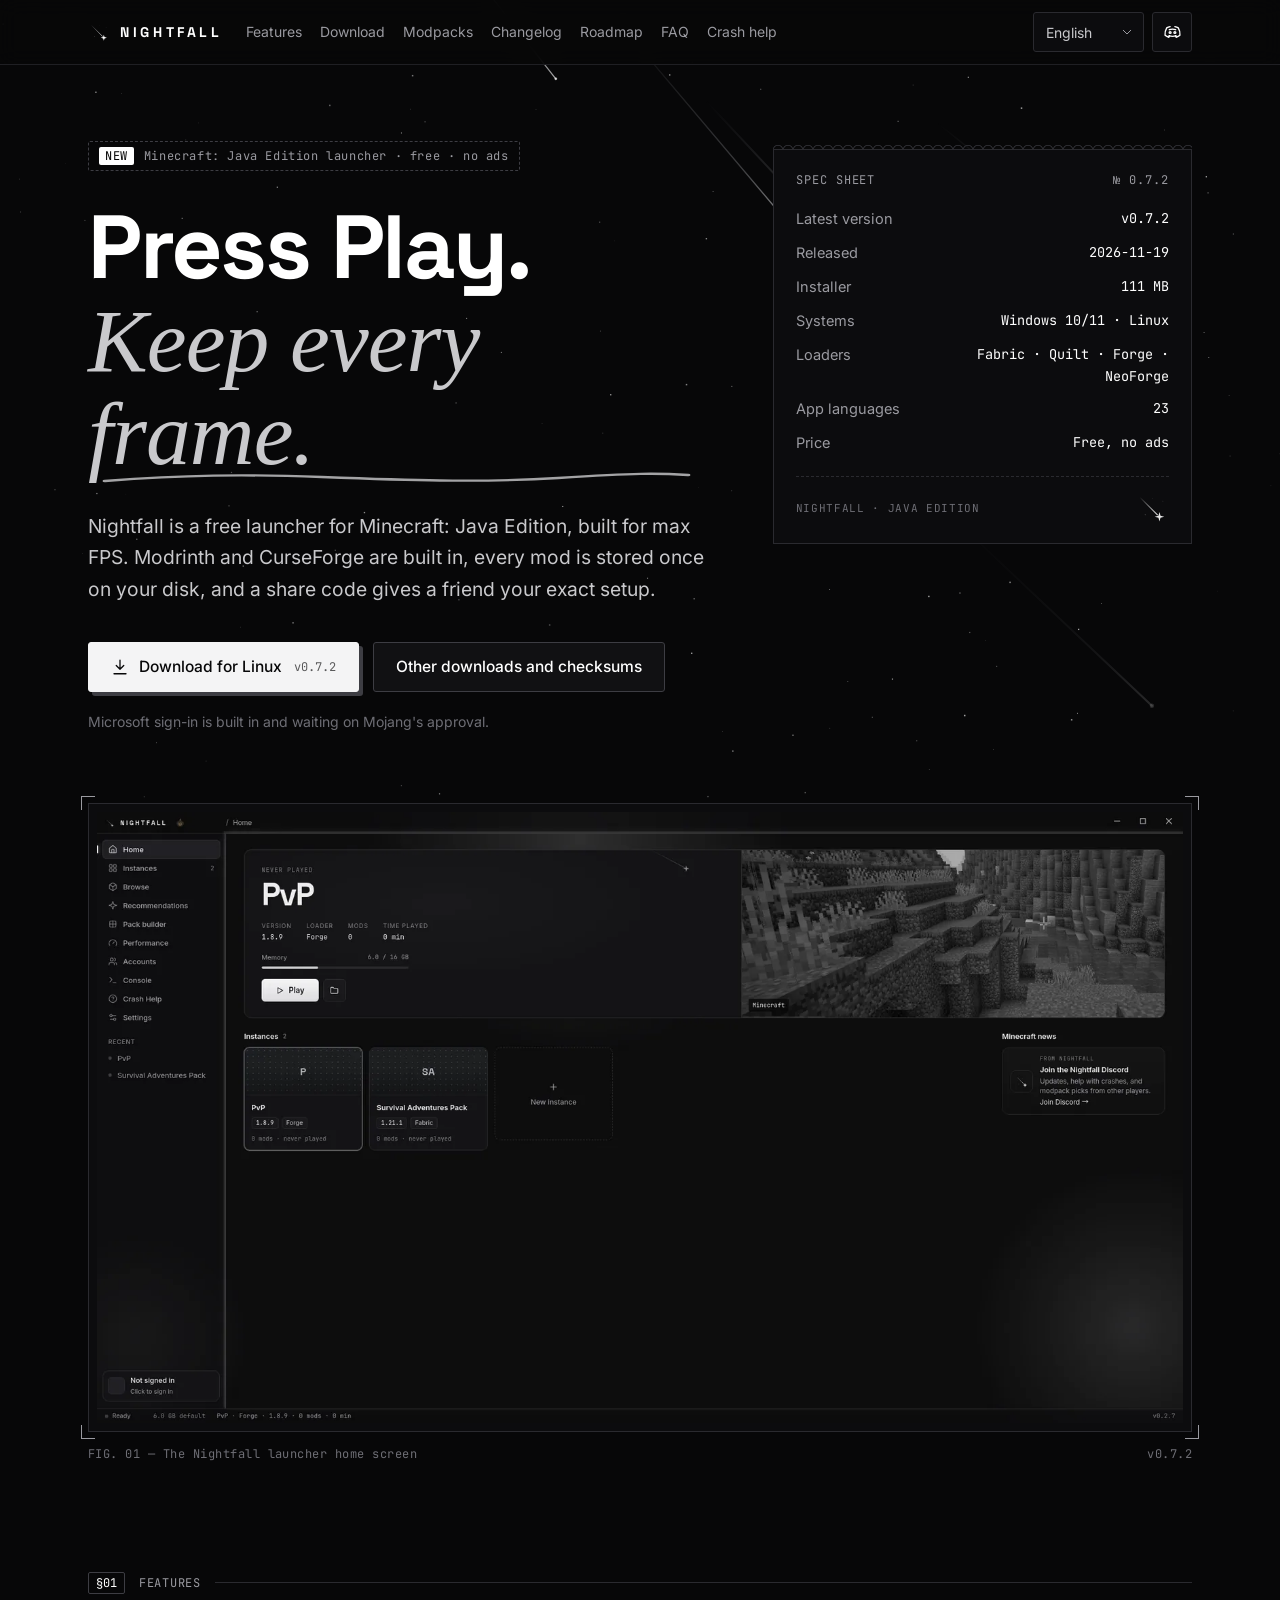
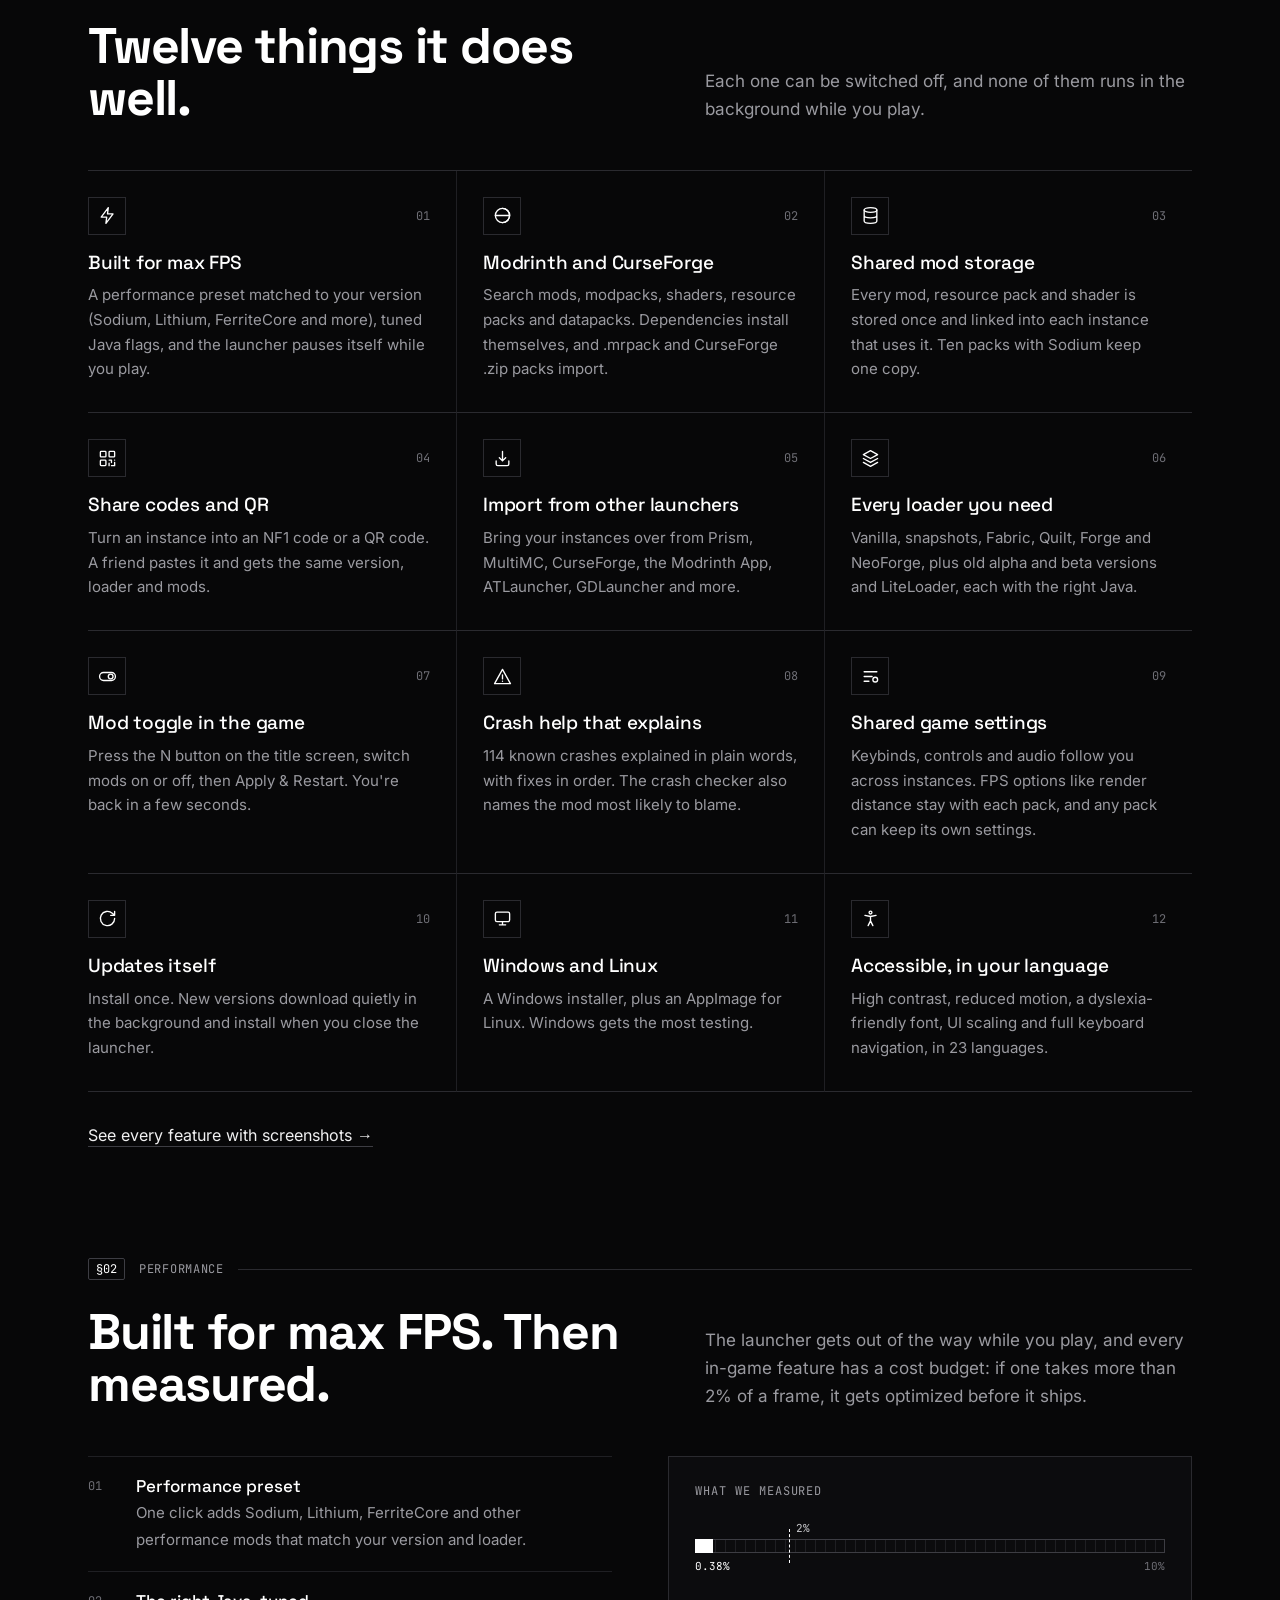
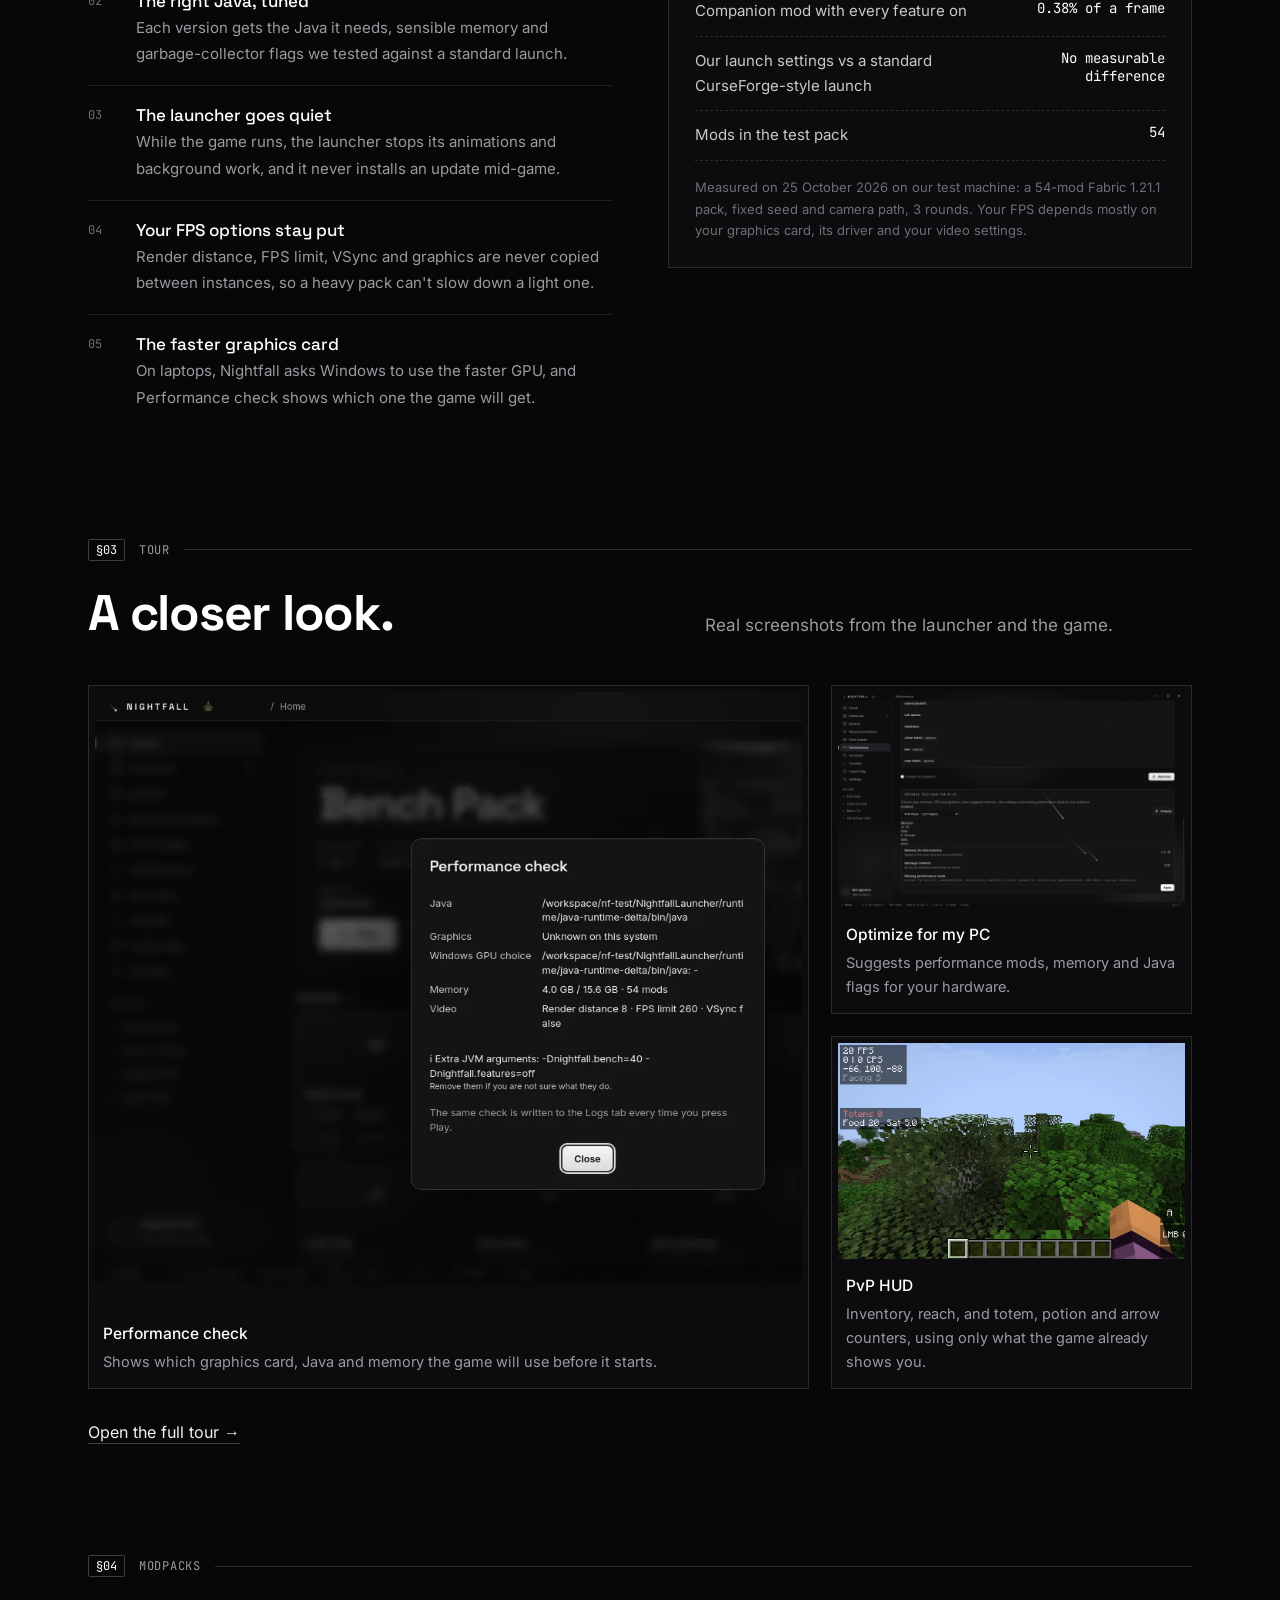
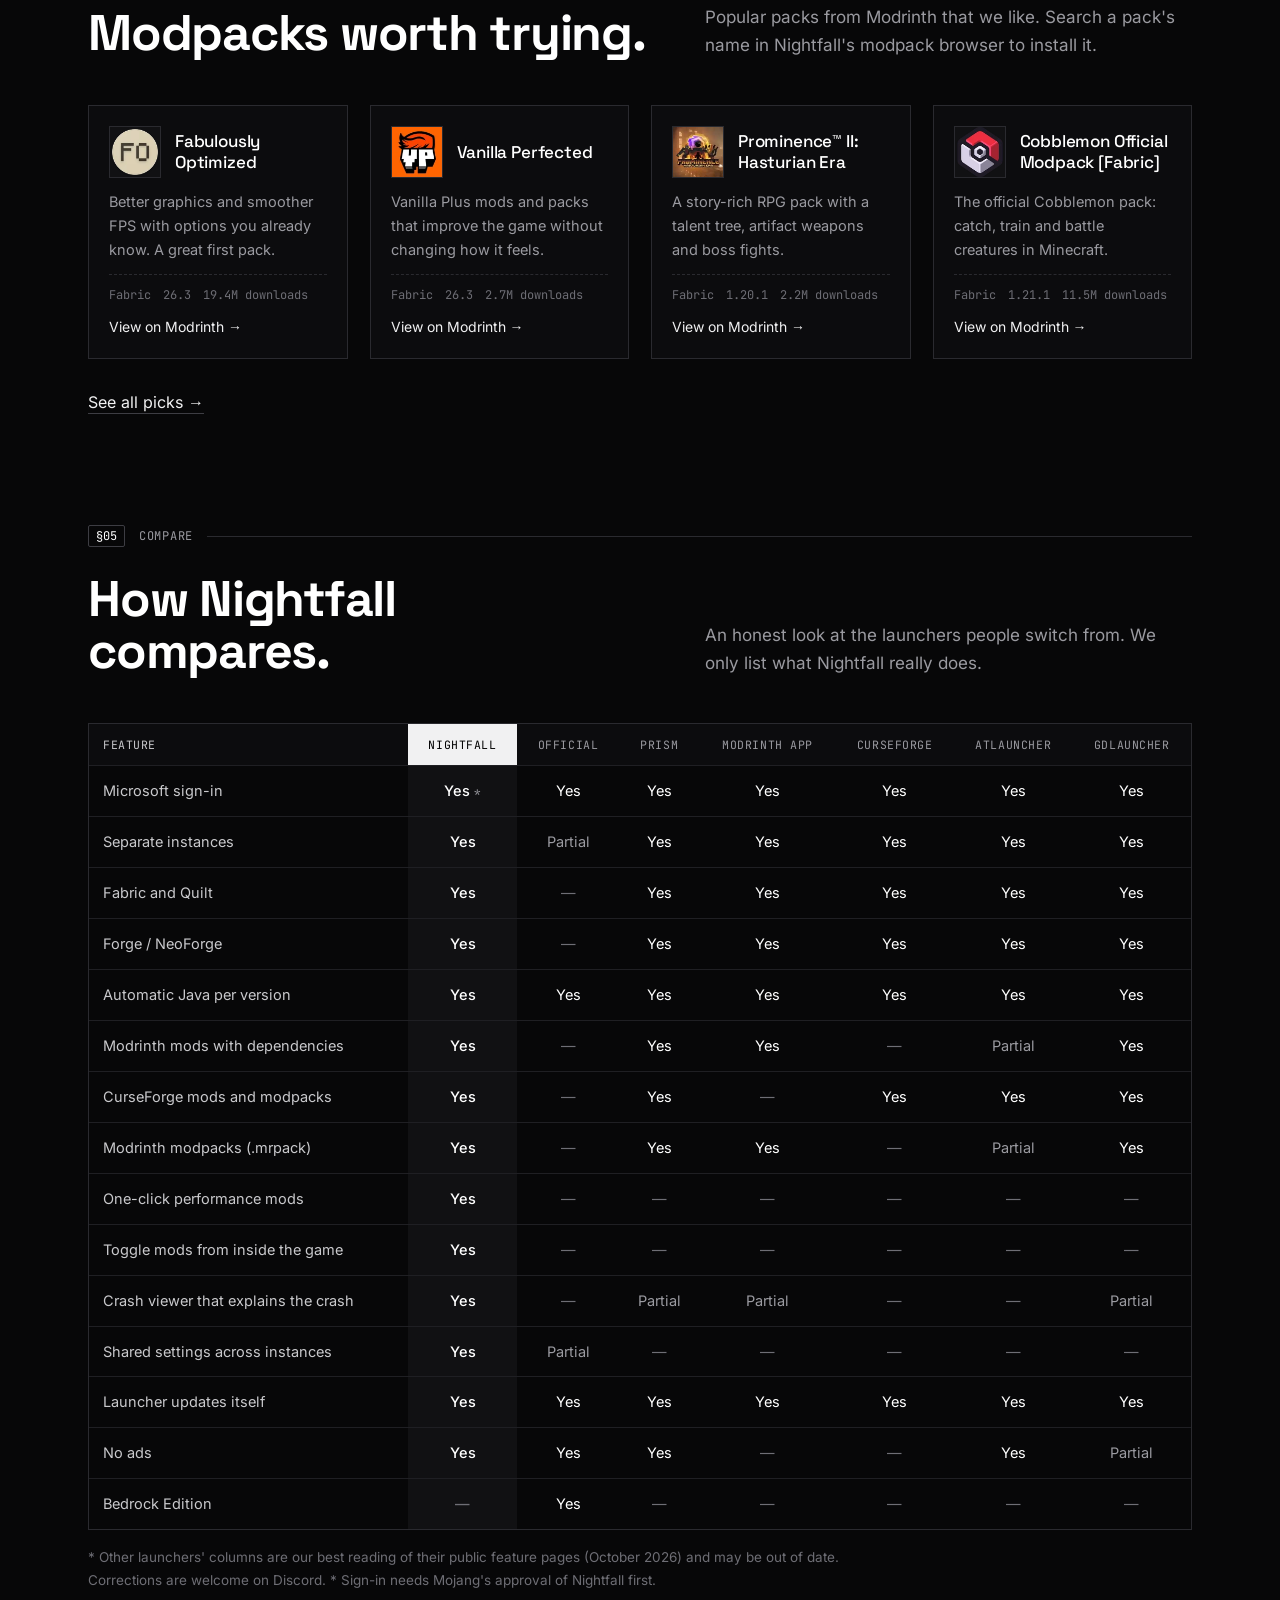
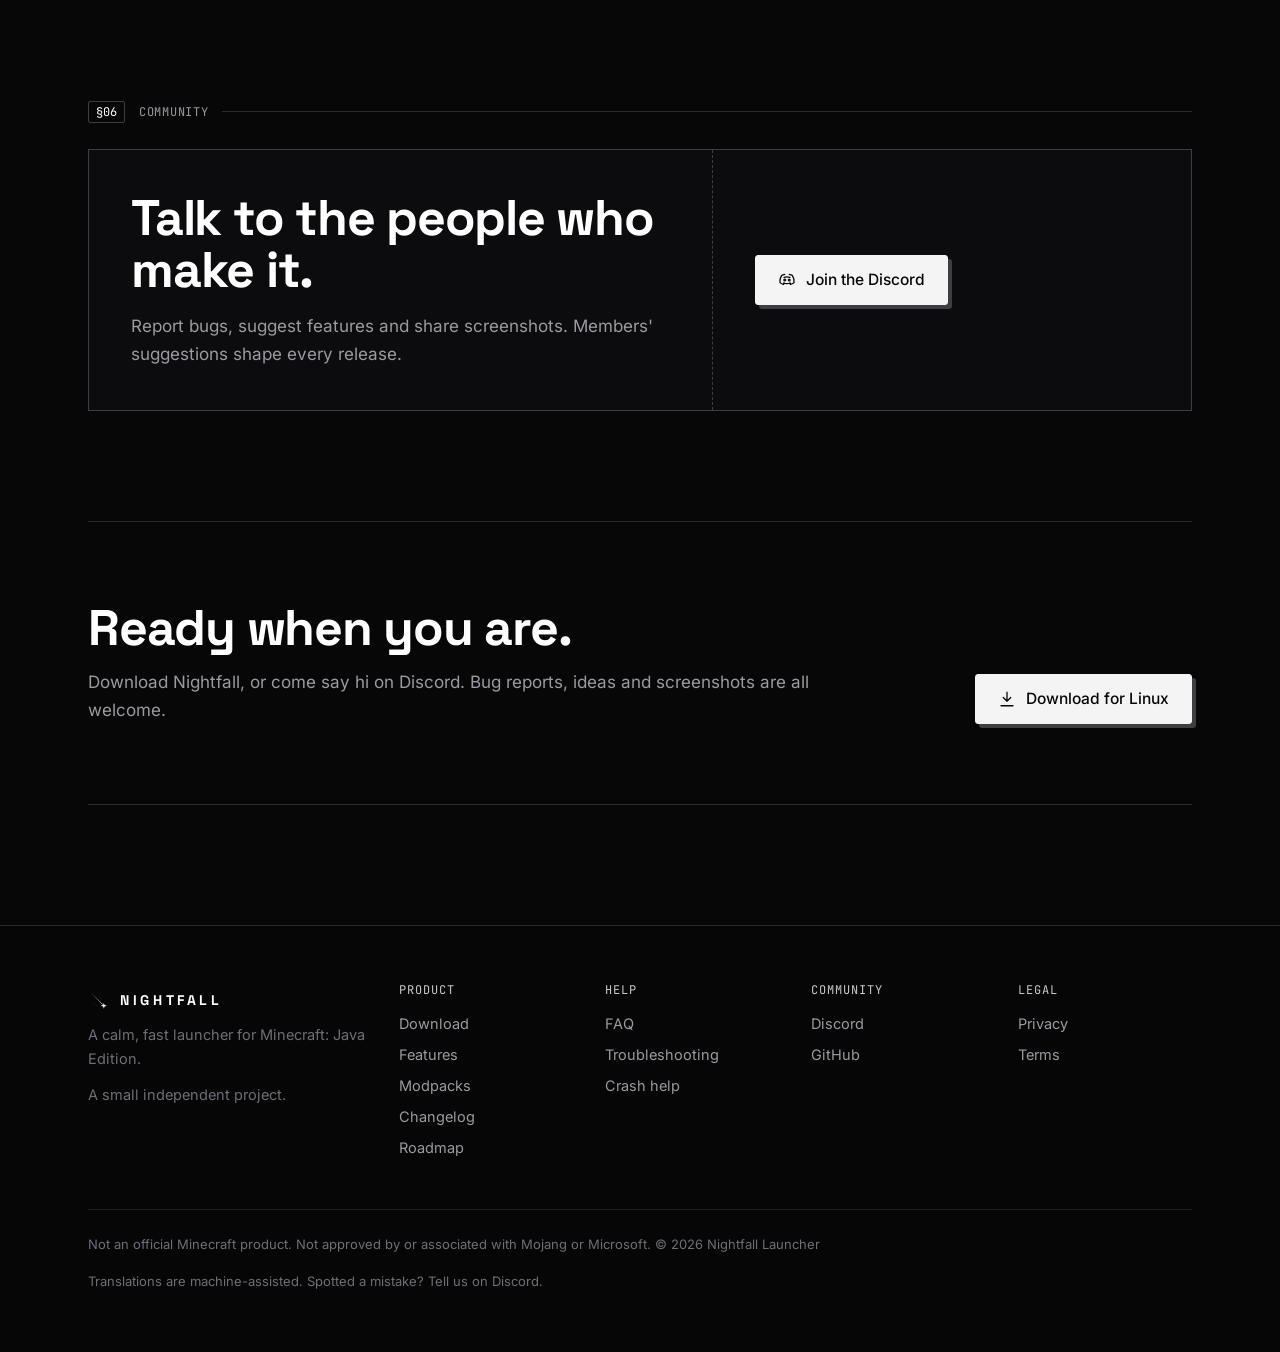
<file: index.html>
<!doctype html>
<html lang="en"><head><meta charset="utf-8"><meta name="viewport" content="width=device-width,initial-scale=1">
<title>Nightfall Launcher — a fast, free Minecraft: Java Edition launcher</title><meta name="description" content="Nightfall is a free, ad-free Minecraft: Java Edition launcher for Windows and Linux with Modrinth and CurseForge built in, shared mod storage, share codes, an FPS doctor and crash help.">
<meta name="theme-color" content="#070708"><meta name="color-scheme" content="dark">
<link rel="icon" href="assets/star.svg" type="image/svg+xml"><link rel="icon" href="favicon.png" sizes="64x64"><link rel="apple-touch-icon" href="apple-touch-icon.png">
<link rel="preload" href="assets/fonts/space-grotesk-latin-700-normal.woff2" as="font" type="font/woff2" crossorigin>
<link rel="preload" href="assets/fonts/inter-latin-400-normal.woff2" as="font" type="font/woff2" crossorigin>
<link rel="stylesheet" href="site.css?v3">
<meta property="og:title" content="Nightfall Launcher — a fast, free Minecraft: Java Edition launcher"><meta property="og:description" content="Nightfall is a free, ad-free Minecraft: Java Edition launcher for Windows and Linux with Modrinth and CurseForge built in, shared mod storage, share codes, an FPS doctor and crash help.">
<meta property="og:image" content="https://crackedrolly.github.io/nightfall-launcher/assets/Nightfall-Launcher-Banner.png"><meta property="og:url" content="https://crackedrolly.github.io/nightfall-launcher/"><meta name="twitter:card" content="summary_large_image">
<link rel="alternate" hreflang="en" href="https://crackedrolly.github.io/nightfall-launcher/?lang=en"><link rel="alternate" hreflang="ro" href="https://crackedrolly.github.io/nightfall-launcher/?lang=ro"><link rel="alternate" hreflang="es" href="https://crackedrolly.github.io/nightfall-launcher/?lang=es"><link rel="alternate" hreflang="pt-BR" href="https://crackedrolly.github.io/nightfall-launcher/?lang=pt-BR"><link rel="alternate" hreflang="de" href="https://crackedrolly.github.io/nightfall-launcher/?lang=de"><link rel="alternate" hreflang="fr" href="https://crackedrolly.github.io/nightfall-launcher/?lang=fr"><link rel="alternate" hreflang="it" href="https://crackedrolly.github.io/nightfall-launcher/?lang=it"><link rel="alternate" hreflang="pl" href="https://crackedrolly.github.io/nightfall-launcher/?lang=pl"><link rel="alternate" hreflang="ru" href="https://crackedrolly.github.io/nightfall-launcher/?lang=ru"><link rel="alternate" hreflang="tr" href="https://crackedrolly.github.io/nightfall-launcher/?lang=tr"><link rel="alternate" hreflang="x-default" href="https://crackedrolly.github.io/nightfall-launcher/">
<script src="assets/i18n.js?v3" defer></script></head>
<body data-title-key="meta.title">
<a class="skip" href="#main" data-i18n="v3.skip">Skip to content</a><nav id="nav"><div class="w">
<a class="brand" href="./" aria-label="Nightfall home"><img src="assets/star.svg" alt="" width="22" height="22"><span>NIGHTFALL</span></a>
<div class="links" id="links"><a href="features.html" data-i18n="nav.features">Features</a><a href="download.html" data-i18n="nav.download">Download</a><a href="modpacks.html" data-i18n="nav.modpacks">Modpacks</a><a href="changelog.html" data-i18n="nav.changelog">Changelog</a><a href="roadmap.html" data-i18n="nav.roadmap">Roadmap</a><a href="faq.html" data-i18n="nav.faq">FAQ</a><a href="crash-help.html" data-i18n="nav.crash">Crash help</a></div>
<div class="right">
<label class="lang"><span class="sr" data-i18n="nav.lang">Language</span><select id="lang" aria-label="Language"><option value="en">English</option><option value="ro">Română (Romanian)</option><option value="es">Español (Spanish)</option><option value="pt-BR">Português (Portuguese, Brazil)</option><option value="de">Deutsch (German)</option><option value="fr">Français (French)</option><option value="it">Italiano (Italian)</option><option value="pl">Polski (Polish)</option><option value="ru">Русский (Russian)</option><option value="tr">Türkçe (Turkish)</option></select></label>
<a class="iconbtn" href="https://discord.gg/PGanscBPUt" rel="noopener" aria-label="Discord" title="Discord"><svg viewBox="0 0 24 24" fill="none" stroke="currentColor" stroke-width="1.7" stroke-linecap="round" stroke-linejoin="round" aria-hidden="true"><path d="M8 8.5c2.6-.9 5.4-.9 8 0M7.5 16c2.9 1.2 6.1 1.2 9 0M9 4.5c-1.6.3-3 .8-4.3 1.6C2.8 9.3 2.3 12.4 2.6 15.5c1.5 1.2 3.1 2 4.8 2.5l1-1.8M15 4.5c1.6.3 3 .8 4.3 1.6 1.9 3.2 2.4 6.3 2.1 9.4-1.5 1.2-3.1 2-4.8 2.5l-1-1.8"/><circle cx="9" cy="12" r="1.2"/><circle cx="15" cy="12" r="1.2"/></svg></a>
<button class="iconbtn menu-btn" id="menu" aria-label="Menu" aria-expanded="false" aria-controls="links"><svg viewBox="0 0 24 24" fill="none" stroke="currentColor" stroke-width="1.7" stroke-linecap="round" stroke-linejoin="round" aria-hidden="true"><path d="M4 7h16M4 12h16M4 17h16"/></svg></button>
</div></div></nav><main id="main"><header class="hero"><div class="w"><div class="hero-grid">
<div><div class="kick rv"><b>NEW</b><span data-i18n="v3.hero.kick">Minecraft: Java Edition launcher · free · no ads</span></div>
<h1 class="rv" data-i18n="v3.hero.title">Press Play.<br><em class="serif">Keep every frame.</em></h1>
<p class="lead rv" data-i18n="v3.hero.lead">Nightfall is a free launcher for Minecraft: Java Edition, built for max FPS. Modrinth and CurseForge are built in, every mod is stored once on your disk, and a share code gives a friend your exact setup.</p>
<div class="rv"><div class="cta"><a class="btn primary dl-main" href="https://github.com/CrackedRolly/nightfall-launcher/releases/download/v0.7.2/Nightfall-Launcher-0.7.2-win-x64.exe"><svg viewBox="0 0 24 24" fill="none" stroke="currentColor" stroke-width="1.7" stroke-linecap="round" stroke-linejoin="round" aria-hidden="true"><path d="M12 3v12m0 0l-5-5m5 5l5-5M4 21h16"/></svg><span class="os-win" data-i18n="v3.dl.win">Download for Windows</span><span class="os-linux" data-i18n="v3.dl.linux" hidden>Download for Linux</span><span class="sub">v<span class="ver">0.7.2</span></span></a>
<a class="btn" href="download.html"><span data-i18n="v3.dl.other">Other downloads and checksums</span></a></div>
<p class="elsewhere" hidden data-i18n="v3.dl.elsewhere">Nightfall runs on Windows and Linux PCs. Open this page on your computer to download it.</p></div>
<p class="fine rv" data-i18n="hero.signin">Microsoft sign-in is built in and waiting on Mojang's approval.</p></div>
<aside class="spec rv" aria-label="Spec sheet"><h2><span data-i18n="v3.spec.title">Spec sheet</span><span>№ <span class="ver">0.7.2</span></span></h2><dl><dt data-i18n="v3.spec.version">Latest version</dt><span class="dots"></span><dd>v<span class="ver">0.7.2</span></dd><dt data-i18n="v3.spec.released">Released</dt><span class="dots"></span><dd><span class="rel-date">2026-11-19</span></dd><dt data-i18n="v3.spec.size">Installer</dt><span class="dots"></span><dd><span class="rel-size">111 MB</span></dd><dt data-i18n="v3.spec.os">Systems</dt><span class="dots"></span><dd><span data-i18n="v3.spec.osv">Windows 10/11 · Linux</span></dd><dt data-i18n="v3.spec.loaders">Loaders</dt><span class="dots"></span><dd>Fabric · Quilt · Forge · NeoForge</dd><dt data-i18n="v3.spec.langs">App languages</dt><span class="dots"></span><dd>23</dd><dt data-i18n="v3.spec.price">Price</dt><span class="dots"></span><dd><span data-i18n="v3.spec.pricev">Free, no ads</span></dd></dl><div class="stamp"><span>Nightfall · Java Edition</span><img src="assets/star.svg" alt="" width="34" height="34"></div></aside></div>
<figure class="frame rv"><i></i><i></i><i></i><i></i><img src="assets/shots/home-029.webp" width="1600" height="900" alt="The Nightfall launcher home screen" data-i18n-alt="hero.shotAlt" fetchpriority="high"></figure>
<div class="cap"><span>FIG. 01 — <span data-i18n="hero.shotAlt">The Nightfall launcher home screen</span></span><span>v0.7.2</span></div>
</div></header><section id="features"><div class="w"><div class="sh rv"><span class="no">§01</span><span class="mono" data-i18n="v3.sec.features">Features</span><i></i></div><div class="head rv"><h2 data-i18n="v3.feat.title">Twelve things it does well.</h2><p data-i18n="v3.feat.sub">Each one can be switched off, and none of them runs in the background while you play.</p></div><div class="flist"><div class="fi rv"><div class="hd"><span class="ic"><svg viewBox="0 0 24 24" fill="none" stroke="currentColor" stroke-width="1.7" stroke-linecap="round" stroke-linejoin="round" aria-hidden="true"><path d="M13 2L4 14h7l-1 8 9-12h-7z"/></svg></span><span class="n">01</span></div><h3 data-i18n="feat.perf.t">Built for max FPS</h3><p data-i18n="feat.perf.d">A performance preset matched to your version (Sodium, Lithium, FerriteCore and more), tuned Java flags, and the launcher pauses itself while you play.</p></div><div class="fi rv"><div class="hd"><span class="ic"><svg viewBox="0 0 24 24" fill="none" stroke="currentColor" stroke-width="1.7" stroke-linecap="round" stroke-linejoin="round" aria-hidden="true"><circle cx="12" cy="12" r="9"/><path d="M12 3a9 9 0 0 1 0 18M3 12h18"/></svg></span><span class="n">02</span></div><h3 data-i18n="feat.modrinth.t">Modrinth and CurseForge</h3><p data-i18n="feat.modrinth.d">Search mods, modpacks, shaders, resource packs and datapacks. Dependencies install themselves, and .mrpack and CurseForge .zip packs import.</p></div><div class="fi rv"><div class="hd"><span class="ic"><svg viewBox="0 0 24 24" fill="none" stroke="currentColor" stroke-width="1.7" stroke-linecap="round" stroke-linejoin="round" aria-hidden="true"><ellipse cx="12" cy="5" rx="8" ry="3"/><path d="M4 5v14c0 1.7 3.6 3 8 3s8-1.3 8-3V5M4 12c0 1.7 3.6 3 8 3s8-1.3 8-3"/></svg></span><span class="n">03</span></div><h3 data-i18n="feat.storage.t">Shared mod storage</h3><p data-i18n="feat.storage.d">Every mod, resource pack and shader is stored once and linked into each instance that uses it. Ten packs with Sodium keep one copy.</p></div><div class="fi rv"><div class="hd"><span class="ic"><svg viewBox="0 0 24 24" fill="none" stroke="currentColor" stroke-width="1.7" stroke-linecap="round" stroke-linejoin="round" aria-hidden="true"><rect x="3" y="3" width="7" height="7" rx="1"/><rect x="14" y="3" width="7" height="7" rx="1"/><rect x="3" y="14" width="7" height="7" rx="1"/><path d="M14 14h3v3M21 14v.01M17 21h4v-4M14 21v-3"/></svg></span><span class="n">04</span></div><h3 data-i18n="feat.share.t">Share codes and QR</h3><p data-i18n="feat.share.d">Turn an instance into an NF1 code or a QR code. A friend pastes it and gets the same version, loader and mods.</p></div><div class="fi rv"><div class="hd"><span class="ic"><svg viewBox="0 0 24 24" fill="none" stroke="currentColor" stroke-width="1.7" stroke-linecap="round" stroke-linejoin="round" aria-hidden="true"><path d="M12 3v12m0 0l-4-4m4 4l4-4"/><path d="M4 15v4a2 2 0 0 0 2 2h12a2 2 0 0 0 2-2v-4"/></svg></span><span class="n">05</span></div><h3 data-i18n="feat.import.t">Import from other launchers</h3><p data-i18n="feat.import.d">Bring your instances over from Prism, MultiMC, CurseForge, the Modrinth App, ATLauncher, GDLauncher and more.</p></div><div class="fi rv"><div class="hd"><span class="ic"><svg viewBox="0 0 24 24" fill="none" stroke="currentColor" stroke-width="1.7" stroke-linecap="round" stroke-linejoin="round" aria-hidden="true"><path d="M12 2l9 5-9 5-9-5z"/><path d="M3 12l9 5 9-5M3 17l9 5 9-5"/></svg></span><span class="n">06</span></div><h3 data-i18n="feat.loaders.t">Every loader you need</h3><p data-i18n="feat.loaders.d">Vanilla, snapshots, Fabric, Quilt, Forge and NeoForge, plus old alpha and beta versions and LiteLoader, each with the right Java.</p></div><div class="fi rv"><div class="hd"><span class="ic"><svg viewBox="0 0 24 24" fill="none" stroke="currentColor" stroke-width="1.7" stroke-linecap="round" stroke-linejoin="round" aria-hidden="true"><rect x="2" y="7" width="20" height="10" rx="5"/><circle cx="16" cy="12" r="3"/></svg></span><span class="n">07</span></div><h3 data-i18n="feat.toggle.t">Mod toggle in the game</h3><p data-i18n="feat.toggle.d">Press the N button on the title screen, switch mods on or off, then Apply & Restart. You're back in a few seconds.</p></div><div class="fi rv"><div class="hd"><span class="ic"><svg viewBox="0 0 24 24" fill="none" stroke="currentColor" stroke-width="1.7" stroke-linecap="round" stroke-linejoin="round" aria-hidden="true"><path d="M12 3l10 18H2z"/><path d="M12 10v5M12 18v.01"/></svg></span><span class="n">08</span></div><h3 data-i18n="feat.crash.t">Crash help that explains</h3><p data-i18n="feat.crash.d">114 known crashes explained in plain words, with fixes in order. The crash checker also names the mod most likely to blame.</p></div><div class="fi rv"><div class="hd"><span class="ic"><svg viewBox="0 0 24 24" fill="none" stroke="currentColor" stroke-width="1.7" stroke-linecap="round" stroke-linejoin="round" aria-hidden="true"><path d="M4 6h16M4 12h10M4 18h6"/><circle cx="18" cy="16" r="3"/></svg></span><span class="n">09</span></div><h3 data-i18n="feat.shared.t">Shared game settings</h3><p data-i18n="feat.shared.d">Keybinds, controls and audio follow you across instances. FPS options like render distance stay with each pack, and any pack can keep its own settings.</p></div><div class="fi rv"><div class="hd"><span class="ic"><svg viewBox="0 0 24 24" fill="none" stroke="currentColor" stroke-width="1.7" stroke-linecap="round" stroke-linejoin="round" aria-hidden="true"><path d="M21 12a9 9 0 1 1-3-6.7L21 8M21 3v5h-5"/></svg></span><span class="n">10</span></div><h3 data-i18n="feat.update.t">Updates itself</h3><p data-i18n="feat.update.d">Install once. New versions download quietly in the background and install when you close the launcher.</p></div><div class="fi rv"><div class="hd"><span class="ic"><svg viewBox="0 0 24 24" fill="none" stroke="currentColor" stroke-width="1.7" stroke-linecap="round" stroke-linejoin="round" aria-hidden="true"><rect x="3" y="4" width="18" height="12" rx="2"/><path d="M8 20h8M12 16v4"/></svg></span><span class="n">11</span></div><h3 data-i18n="feat.linux.t">Windows and Linux</h3><p data-i18n="feat.linux.d">A Windows installer, plus an AppImage for Linux. Windows gets the most testing.</p></div><div class="fi rv"><div class="hd"><span class="ic"><svg viewBox="0 0 24 24" fill="none" stroke="currentColor" stroke-width="1.7" stroke-linecap="round" stroke-linejoin="round" aria-hidden="true"><circle cx="12" cy="4.5" r="1.8"/><path d="M5 8l7 1.5L19 8M12 9.5V15l-3 6M12 15l3 6"/></svg></span><span class="n">12</span></div><h3 data-i18n="feat.access.t">Accessible, in your language</h3><p data-i18n="feat.access.d">High contrast, reduced motion, a dyslexia-friendly font, UI scaling and full keyboard navigation, in 23 languages.</p></div></div>
<p class="more rv"><a class="lnk arrow" href="features.html" data-i18n="v3.feat.all">See every feature with screenshots</a></p></div></section><section id="fps"><div class="w"><div class="sh rv"><span class="no">§02</span><span class="mono" data-i18n="v3.sec.fps">Performance</span><i></i></div><div class="head rv"><h2 data-i18n="v3.fps.title">Built for max FPS. Then measured.</h2><p data-i18n="v3.fps.lead">The launcher gets out of the way while you play, and every in-game feature has a cost budget: if one takes more than 2% of a frame, it gets optimized before it ships.</p></div>
<div class="fps"><ol class="plist rv"><li><b data-i18n="v3.fps.p1.t">Performance preset</b><span data-i18n="v3.fps.p1.d">One click adds Sodium, Lithium, FerriteCore and other performance mods that match your version and loader.</span></li><li><b data-i18n="v3.fps.p2.t">The right Java, tuned</b><span data-i18n="v3.fps.p2.d">Each version gets the Java it needs, sensible memory and garbage-collector flags we tested against a standard launch.</span></li><li><b data-i18n="v3.fps.p3.t">The launcher goes quiet</b><span data-i18n="v3.fps.p3.d">While the game runs, the launcher stops its animations and background work, and it never installs an update mid-game.</span></li><li><b data-i18n="v3.fps.p4.t">Your FPS options stay put</b><span data-i18n="v3.fps.p4.d">Render distance, FPS limit, VSync and graphics are never copied between instances, so a heavy pack can't slow down a light one.</span></li><li><b data-i18n="v3.fps.p5.t">The faster graphics card</b><span data-i18n="v3.fps.p5.d">On laptops, Nightfall asks Windows to use the faster GPU, and Performance check shows which one the game will get.</span></li></ol>
<div class="lab rv"><h3 data-i18n="v3.fps.m.title">What we measured</h3>
<div class="ruler" aria-hidden="true"><div class="track"></div><div class="used"></div><div class="budget"><span>2%</span></div><span class="usedl">0.38%</span><span class="end">10%</span></div>
<div class="row"><span data-i18n="v3.fps.m1">Companion mod with every feature on</span><b data-i18n="v3.fps.m1v">0.38% of a frame</b></div>
<div class="row"><span data-i18n="v3.fps.m2">Our launch settings vs a standard CurseForge-style launch</span><b data-i18n="v3.fps.m2v">No measurable difference</b></div>
<div class="row"><span data-i18n="v3.fps.m3">Mods in the test pack</span><b>54</b></div>
<p class="note" data-i18n="v3.fps.note">Measured on 25 October 2026 on our test machine: a 54-mod Fabric 1.21.1 pack, fixed seed and camera path, 3 rounds. Your FPS depends mostly on your graphics card, its driver and your video settings.</p></div></div></div></section><section id="tour"><div class="w"><div class="sh rv"><span class="no">§03</span><span class="mono" data-i18n="v3.sec.tour">Tour</span><i></i></div><div class="head rv"><h2 data-i18n="v3.tour.title">A closer look.</h2><p data-i18n="tour.sub">Real screenshots from the launcher and the game.</p></div>
<div class="strip lead"><figure class="rv"><img src="assets/shots/tour/perfcheck.webp" loading="lazy" width="1440" height="900" alt="Performance check" data-i18n-alt="tour.perfcheck.t"><figcaption><b data-i18n="tour.perfcheck.t">Performance check</b><span data-i18n="tour.perfcheck.d">Shows which graphics card, Java and memory the game will use before it starts.</span></figcaption></figure><figure class="rv"><img src="assets/shots/tour/optimize.webp" loading="lazy" width="1440" height="900" alt="Optimize for my PC" data-i18n-alt="tour.optimize.t"><figcaption><b data-i18n="tour.optimize.t">Optimize for my PC</b><span data-i18n="tour.optimize.d">Suggests performance mods, memory and Java flags for your hardware.</span></figcaption></figure><figure class="rv"><img src="assets/shots/tour/pvphud.webp" loading="lazy" width="1440" height="900" alt="PvP HUD" data-i18n-alt="tour.pvphud.t"><figcaption><b data-i18n="tour.pvphud.t">PvP HUD</b><span data-i18n="tour.pvphud.d">Inventory, reach, and totem, potion and arrow counters, using only what the game already shows you.</span></figcaption></figure></div>
<p class="more rv"><a class="lnk arrow" href="features.html" data-i18n="v3.tour.more">Open the full tour</a></p></div></section><section id="modpacks"><div class="w"><div class="sh rv"><span class="no">§04</span><span class="mono" data-i18n="v3.sec.modpacks">Modpacks</span><i></i></div><div class="head rv"><h2 data-i18n="v3.mp.title">Modpacks worth trying.</h2><p data-i18n="v3.mp.sub">Popular packs from Modrinth that we like. Search a pack's name in Nightfall's modpack browser to install it.</p></div>
<div class="packs"><a class="pack rv" href="https://modrinth.com/modpack/fabulously-optimized" rel="noopener" data-slug="fabulously-optimized"><div class="top"><img src="assets/packs/fabulously-optimized.webp" width="52" height="52" alt="" loading="lazy"><h3>Fabulously Optimized</h3></div>
<p data-i18n="v3.mp.fo">Better graphics and smoother FPS with options you already know. A great first pack.</p><div class="meta"><span class="ld">Fabric</span><span class="gv">26.3</span><span><span class="dls">19.4M</span> <span data-i18n="v3.mp.dls">downloads</span></span></div>
<span class="go arrow" data-i18n="v3.mp.open">View on Modrinth</span></a><a class="pack rv" href="https://modrinth.com/modpack/vanilla-perfected" rel="noopener" data-slug="vanilla-perfected"><div class="top"><img src="assets/packs/vanilla-perfected.webp" width="52" height="52" alt="" loading="lazy"><h3>Vanilla Perfected</h3></div>
<p data-i18n="v3.mp.vp">Vanilla Plus mods and packs that improve the game without changing how it feels.</p><div class="meta"><span class="ld">Fabric</span><span class="gv">26.3</span><span><span class="dls">2.7M</span> <span data-i18n="v3.mp.dls">downloads</span></span></div>
<span class="go arrow" data-i18n="v3.mp.open">View on Modrinth</span></a><a class="pack rv" href="https://modrinth.com/modpack/prominence-2-fabric" rel="noopener" data-slug="prominence-2-fabric"><div class="top"><img src="assets/packs/prominence-2-fabric.webp" width="52" height="52" alt="" loading="lazy"><h3>Prominence™ II: Hasturian Era</h3></div>
<p data-i18n="v3.mp.prom">A story-rich RPG pack with a talent tree, artifact weapons and boss fights.</p><div class="meta"><span class="ld">Fabric</span><span class="gv">1.20.1</span><span><span class="dls">2.2M</span> <span data-i18n="v3.mp.dls">downloads</span></span></div>
<span class="go arrow" data-i18n="v3.mp.open">View on Modrinth</span></a><a class="pack rv" href="https://modrinth.com/modpack/cobblemon-fabric" rel="noopener" data-slug="cobblemon-fabric"><div class="top"><img src="assets/packs/cobblemon-fabric.webp" width="52" height="52" alt="" loading="lazy"><h3>Cobblemon Official Modpack [Fabric]</h3></div>
<p data-i18n="v3.mp.cobble">The official Cobblemon pack: catch, train and battle creatures in Minecraft.</p><div class="meta"><span class="ld">Fabric</span><span class="gv">1.21.1</span><span><span class="dls">11.5M</span> <span data-i18n="v3.mp.dls">downloads</span></span></div>
<span class="go arrow" data-i18n="v3.mp.open">View on Modrinth</span></a></div>
<p class="more rv"><a class="lnk arrow" href="modpacks.html" data-i18n="v3.mp.more">See all picks</a></p></div></section><section id="compare"><div class="w"><div class="sh rv"><span class="no">§05</span><span class="mono" data-i18n="v3.sec.compare">Compare</span><i></i></div><div class="head rv"><h2 data-i18n="cmp.title">How Nightfall compares.</h2><p data-i18n="cmp.sub">An honest look at the launchers people switch from. We only list what Nightfall really does.</p></div>
<div class="tbl rv" tabindex="0" role="region" aria-label="How Nightfall compares."><table><thead><tr><th scope="col" data-i18n="cmp.feature">Feature</th><th class=nf scope="col">Nightfall</th><th scope="col">Official</th><th scope="col">Prism</th><th scope="col">Modrinth App</th><th scope="col">CurseForge</th><th scope="col">ATLauncher</th><th scope="col">GDLauncher</th></tr></thead><tbody><tr><th scope="row" data-i18n="cmp.r.signin">Microsoft sign-in</th><td class="nf"><span class="y" data-i18n="cmp.yes">Yes</span><span class="soon">*</span></td><td><span class="y" data-i18n="cmp.yes">Yes</span></td><td><span class="y" data-i18n="cmp.yes">Yes</span></td><td><span class="y" data-i18n="cmp.yes">Yes</span></td><td><span class="y" data-i18n="cmp.yes">Yes</span></td><td><span class="y" data-i18n="cmp.yes">Yes</span></td><td><span class="y" data-i18n="cmp.yes">Yes</span></td></tr><tr><th scope="row" data-i18n="cmp.r.instances">Separate instances</th><td class="nf"><span class="y" data-i18n="cmp.yes">Yes</span></td><td><span class="p" data-i18n="cmp.partial">Partial</span></td><td><span class="y" data-i18n="cmp.yes">Yes</span></td><td><span class="y" data-i18n="cmp.yes">Yes</span></td><td><span class="y" data-i18n="cmp.yes">Yes</span></td><td><span class="y" data-i18n="cmp.yes">Yes</span></td><td><span class="y" data-i18n="cmp.yes">Yes</span></td></tr><tr><th scope="row" data-i18n="cmp.r.fabric">Fabric and Quilt</th><td class="nf"><span class="y" data-i18n="cmp.yes">Yes</span></td><td><span class="n">—</span></td><td><span class="y" data-i18n="cmp.yes">Yes</span></td><td><span class="y" data-i18n="cmp.yes">Yes</span></td><td><span class="y" data-i18n="cmp.yes">Yes</span></td><td><span class="y" data-i18n="cmp.yes">Yes</span></td><td><span class="y" data-i18n="cmp.yes">Yes</span></td></tr><tr><th scope="row" data-i18n="cmp.r.forge">Forge / NeoForge</th><td class="nf"><span class="y" data-i18n="cmp.yes">Yes</span></td><td><span class="n">—</span></td><td><span class="y" data-i18n="cmp.yes">Yes</span></td><td><span class="y" data-i18n="cmp.yes">Yes</span></td><td><span class="y" data-i18n="cmp.yes">Yes</span></td><td><span class="y" data-i18n="cmp.yes">Yes</span></td><td><span class="y" data-i18n="cmp.yes">Yes</span></td></tr><tr><th scope="row" data-i18n="cmp.r.java">Automatic Java per version</th><td class="nf"><span class="y" data-i18n="cmp.yes">Yes</span></td><td><span class="y" data-i18n="cmp.yes">Yes</span></td><td><span class="y" data-i18n="cmp.yes">Yes</span></td><td><span class="y" data-i18n="cmp.yes">Yes</span></td><td><span class="y" data-i18n="cmp.yes">Yes</span></td><td><span class="y" data-i18n="cmp.yes">Yes</span></td><td><span class="y" data-i18n="cmp.yes">Yes</span></td></tr><tr><th scope="row" data-i18n="cmp.r.modrinth">Modrinth mods with dependencies</th><td class="nf"><span class="y" data-i18n="cmp.yes">Yes</span></td><td><span class="n">—</span></td><td><span class="y" data-i18n="cmp.yes">Yes</span></td><td><span class="y" data-i18n="cmp.yes">Yes</span></td><td><span class="n">—</span></td><td><span class="p" data-i18n="cmp.partial">Partial</span></td><td><span class="y" data-i18n="cmp.yes">Yes</span></td></tr><tr><th scope="row" data-i18n="cmp.r.curseforge">CurseForge mods and modpacks</th><td class="nf"><span class="y" data-i18n="cmp.yes">Yes</span></td><td><span class="n">—</span></td><td><span class="y" data-i18n="cmp.yes">Yes</span></td><td><span class="n">—</span></td><td><span class="y" data-i18n="cmp.yes">Yes</span></td><td><span class="y" data-i18n="cmp.yes">Yes</span></td><td><span class="y" data-i18n="cmp.yes">Yes</span></td></tr><tr><th scope="row" data-i18n="cmp.r.mrpack">Modrinth modpacks (.mrpack)</th><td class="nf"><span class="y" data-i18n="cmp.yes">Yes</span></td><td><span class="n">—</span></td><td><span class="y" data-i18n="cmp.yes">Yes</span></td><td><span class="y" data-i18n="cmp.yes">Yes</span></td><td><span class="n">—</span></td><td><span class="p" data-i18n="cmp.partial">Partial</span></td><td><span class="y" data-i18n="cmp.yes">Yes</span></td></tr><tr><th scope="row" data-i18n="cmp.r.perf">One-click performance mods</th><td class="nf"><span class="y" data-i18n="cmp.yes">Yes</span></td><td><span class="n">—</span></td><td><span class="n">—</span></td><td><span class="n">—</span></td><td><span class="n">—</span></td><td><span class="n">—</span></td><td><span class="n">—</span></td></tr><tr><th scope="row" data-i18n="cmp.r.toggle">Toggle mods from inside the game</th><td class="nf"><span class="y" data-i18n="cmp.yes">Yes</span></td><td><span class="n">—</span></td><td><span class="n">—</span></td><td><span class="n">—</span></td><td><span class="n">—</span></td><td><span class="n">—</span></td><td><span class="n">—</span></td></tr><tr><th scope="row" data-i18n="cmp.r.crash">Crash viewer that explains the crash</th><td class="nf"><span class="y" data-i18n="cmp.yes">Yes</span></td><td><span class="n">—</span></td><td><span class="p" data-i18n="cmp.partial">Partial</span></td><td><span class="p" data-i18n="cmp.partial">Partial</span></td><td><span class="n">—</span></td><td><span class="n">—</span></td><td><span class="p" data-i18n="cmp.partial">Partial</span></td></tr><tr><th scope="row" data-i18n="cmp.r.shared">Shared settings across instances</th><td class="nf"><span class="y" data-i18n="cmp.yes">Yes</span></td><td><span class="p" data-i18n="cmp.partial">Partial</span></td><td><span class="n">—</span></td><td><span class="n">—</span></td><td><span class="n">—</span></td><td><span class="n">—</span></td><td><span class="n">—</span></td></tr><tr><th scope="row" data-i18n="cmp.r.update">Launcher updates itself</th><td class="nf"><span class="y" data-i18n="cmp.yes">Yes</span></td><td><span class="y" data-i18n="cmp.yes">Yes</span></td><td><span class="y" data-i18n="cmp.yes">Yes</span></td><td><span class="y" data-i18n="cmp.yes">Yes</span></td><td><span class="y" data-i18n="cmp.yes">Yes</span></td><td><span class="y" data-i18n="cmp.yes">Yes</span></td><td><span class="y" data-i18n="cmp.yes">Yes</span></td></tr><tr><th scope="row" data-i18n="cmp.r.ads">No ads</th><td class="nf"><span class="y" data-i18n="cmp.yes">Yes</span></td><td><span class="y" data-i18n="cmp.yes">Yes</span></td><td><span class="y" data-i18n="cmp.yes">Yes</span></td><td><span class="n">—</span></td><td><span class="n">—</span></td><td><span class="y" data-i18n="cmp.yes">Yes</span></td><td><span class="p" data-i18n="cmp.partial">Partial</span></td></tr><tr><th scope="row" data-i18n="cmp.r.bedrock">Bedrock Edition</th><td class="nf"><span class="n">—</span></td><td><span class="y" data-i18n="cmp.yes">Yes</span></td><td><span class="n">—</span></td><td><span class="n">—</span></td><td><span class="n">—</span></td><td><span class="n">—</span></td><td><span class="n">—</span></td></tr></tbody></table></div>
<p class="note">* <span data-i18n="cmp.note">Other launchers' columns are our best reading of their public feature pages (October 2026) and may be out of date. Corrections are welcome on Discord. * Sign-in needs Mojang's approval of Nightfall first.</span></p></div></section><section id="community"><div class="w"><div class="sh rv"><span class="no">§06</span><span class="mono" data-i18n="v3.sec.community">Community</span><i></i></div><div class="dc rv">
<div><h2 data-i18n="v3.dc.title">Talk to the people who make it.</h2><p data-i18n="v3.dc.text">Report bugs, suggest features and share screenshots. Members' suggestions shape every release.</p></div>
<div class="side"><div class="count" id="dc-count" hidden><div class="on"><b id="dc-on">0</b><span data-i18n="v3.dc.online">online now</span></div><div><b id="dc-all">0</b><span data-i18n="v3.dc.members">members</span></div></div>
<div><a class="btn primary" href="https://discord.gg/PGanscBPUt" rel="noopener"><svg viewBox="0 0 24 24" fill="none" stroke="currentColor" stroke-width="1.7" stroke-linecap="round" stroke-linejoin="round" aria-hidden="true"><path d="M8 8.5c2.6-.9 5.4-.9 8 0M7.5 16c2.9 1.2 6.1 1.2 9 0M9 4.5c-1.6.3-3 .8-4.3 1.6C2.8 9.3 2.3 12.4 2.6 15.5c1.5 1.2 3.1 2 4.8 2.5l1-1.8M15 4.5c1.6.3 3 .8 4.3 1.6 1.9 3.2 2.4 6.3 2.1 9.4-1.5 1.2-3.1 2-4.8 2.5l-1-1.8"/><circle cx="9" cy="12" r="1.2"/><circle cx="15" cy="12" r="1.2"/></svg><span data-i18n="v3.dc.join">Join the Discord</span></a></div></div>
</div></div></section><section><div class="w"><div class="band rv"><div><h2 data-i18n="band.title">Ready when you are.</h2><p data-i18n="band.text">Download Nightfall, or come say hi on Discord. Bug reports, ideas and screenshots are all welcome.</p></div>
<div class="cta"><a class="btn primary dl-main" href="https://github.com/CrackedRolly/nightfall-launcher/releases/download/v0.7.2/Nightfall-Launcher-0.7.2-win-x64.exe"><svg viewBox="0 0 24 24" fill="none" stroke="currentColor" stroke-width="1.7" stroke-linecap="round" stroke-linejoin="round" aria-hidden="true"><path d="M12 3v12m0 0l-5-5m5 5l5-5M4 21h16"/></svg><span class="os-win" data-i18n="v3.dl.win">Download for Windows</span><span class="os-linux" data-i18n="v3.dl.linux" hidden>Download for Linux</span></a></div></div></div></section></main><footer><div class="w">
<div><a class="brand" href="./"><img src="assets/star.svg" alt="" width="22" height="22"><span>NIGHTFALL</span></a><p data-i18n="foot.tagline">A calm, fast launcher for Minecraft: Java Edition.</p><p data-i18n="v3.foot.made">A small independent project.</p></div>
<div><h4 data-i18n="foot.product">Product</h4><a href="download.html" data-i18n="nav.download">Download</a><a href="features.html" data-i18n="nav.features">Features</a><a href="modpacks.html" data-i18n="nav.modpacks">Modpacks</a><a href="changelog.html" data-i18n="nav.changelog">Changelog</a><a href="roadmap.html" data-i18n="nav.roadmap">Roadmap</a></div>
<div><h4 data-i18n="v3.foot.help">Help</h4><a href="faq.html" data-i18n="nav.faq">FAQ</a><a href="faq.html#troubleshooting" data-i18n="v3.ts.title">Troubleshooting</a><a href="crash-help.html" data-i18n="nav.crash">Crash help</a></div>
<div><h4 data-i18n="foot.community">Community</h4><a href="https://discord.gg/PGanscBPUt" rel="noopener">Discord</a><a href="https://github.com/CrackedRolly/nightfall-launcher" rel="noopener">GitHub</a></div>
<div><h4 data-i18n="foot.legal">Legal</h4><a href="privacy.html" data-i18n="foot.privacy">Privacy</a><a href="terms.html" data-i18n="foot.terms">Terms</a></div>
<div class="fine"><span><span data-i18n="foot.disclaimer">Not an official Minecraft product. Not approved by or associated with Mojang or Microsoft.</span> © 2026 Nightfall Launcher</span><span data-i18n="foot.translated">Translations are machine-assisted. Spotted a mistake? Tell us on Discord.</span></div>
</div></footer>
<div class="lb" id="lb" role="dialog" aria-modal="true" aria-label="Screenshot"><img alt=""></div>
<script src="assets/site.js?v3" defer></script>
<script src="assets/meteors.js?v3" defer></script>
</body></html>
</file>
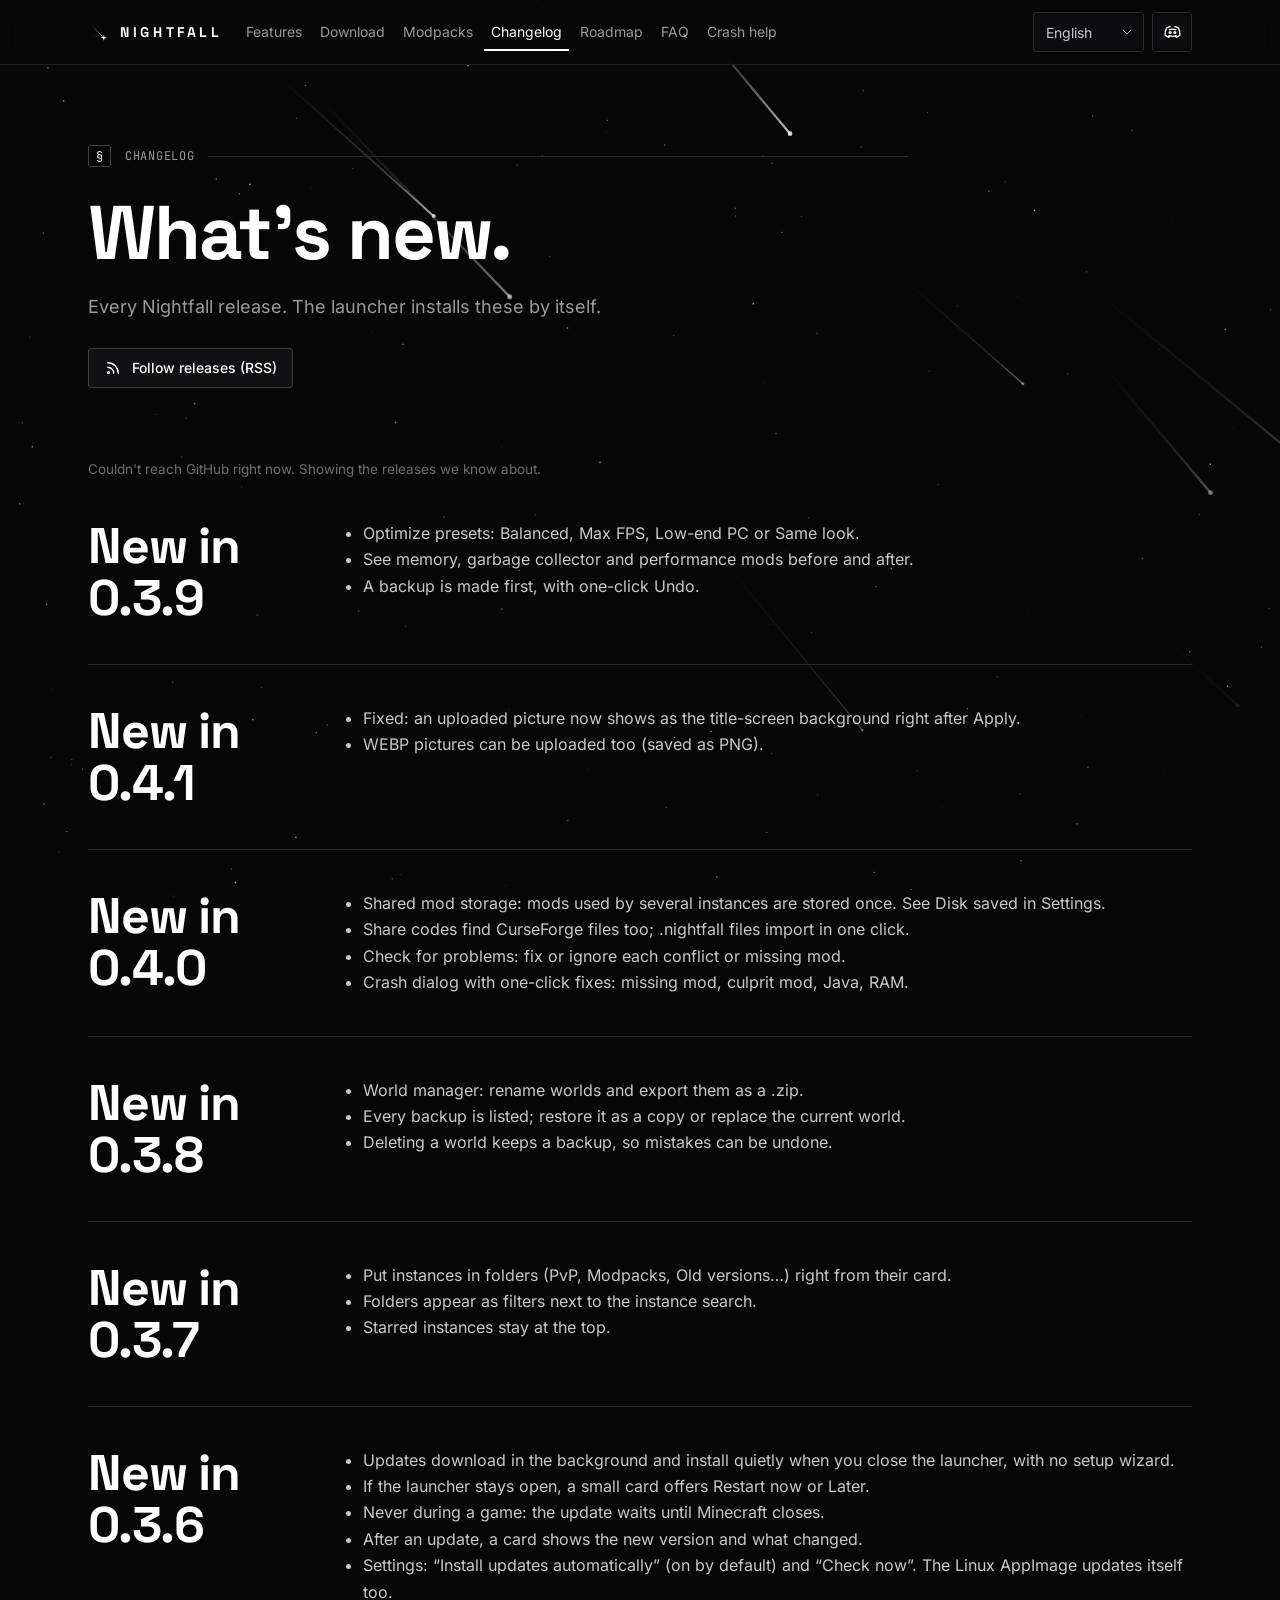
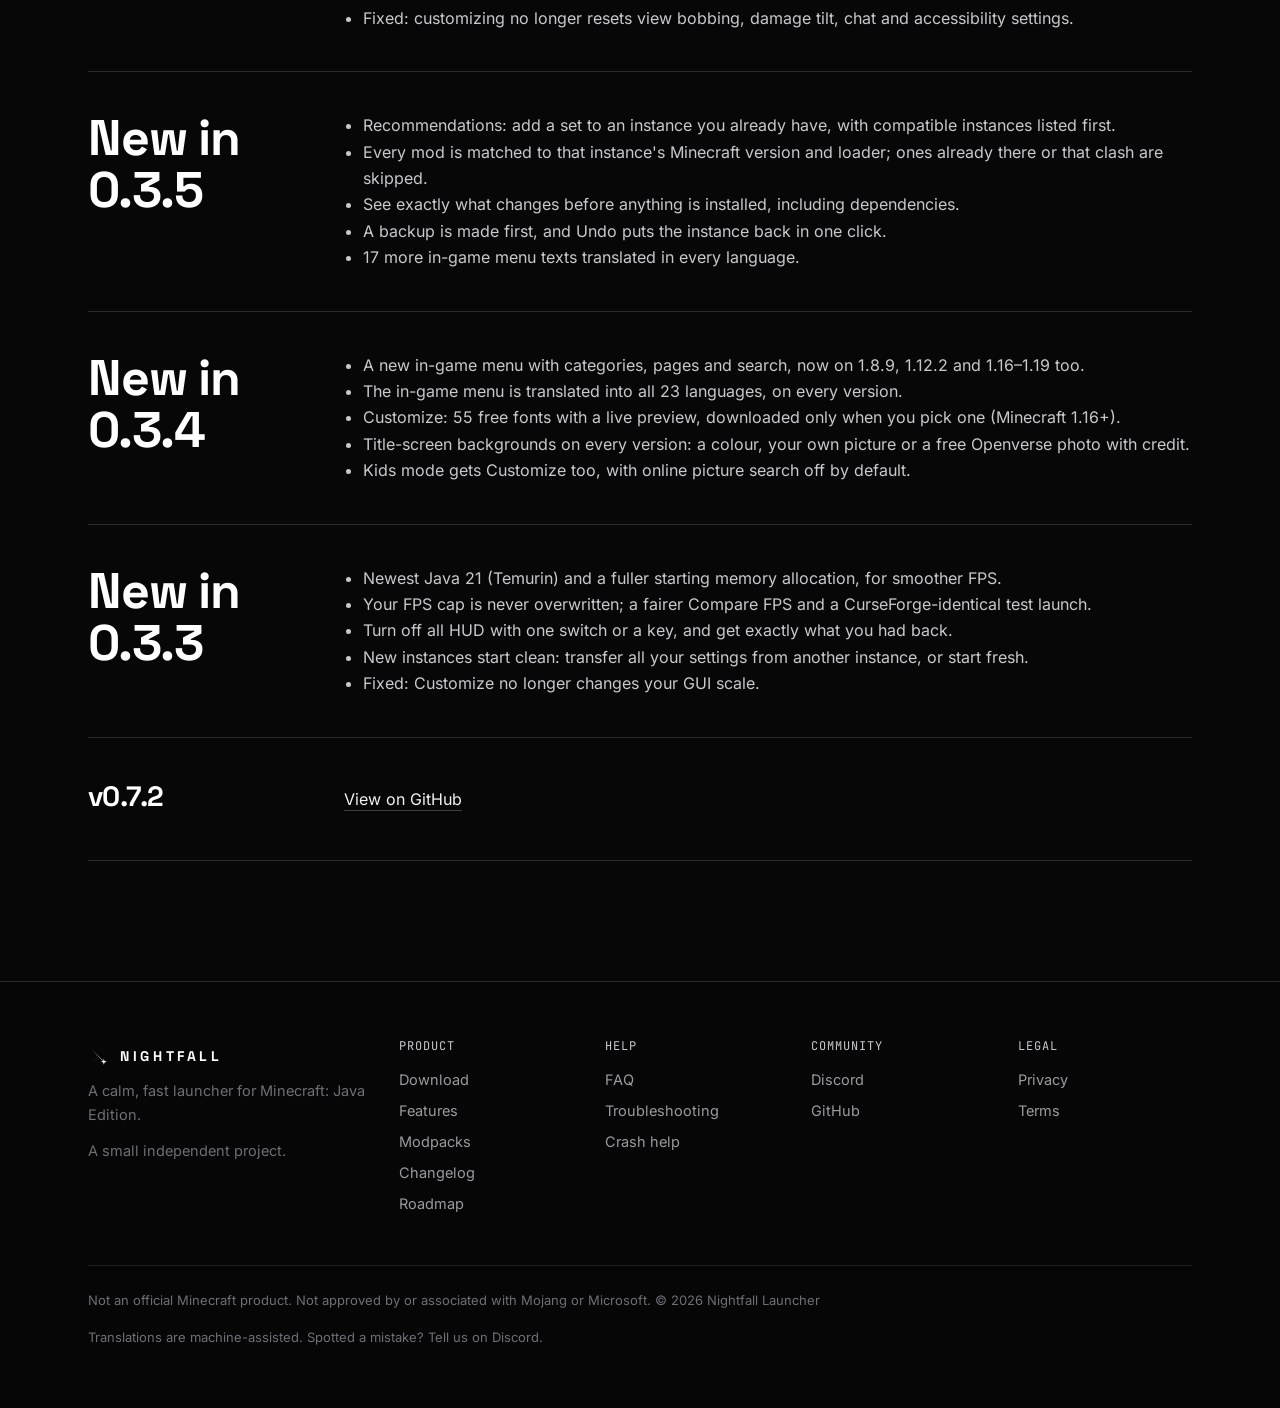
<file: changelog.html>
<!doctype html>
<html lang="en"><head><meta charset="utf-8"><meta name="viewport" content="width=device-width,initial-scale=1">
<title>Changelog — Nightfall Launcher</title><meta name="description" content="Nightfall is a free, ad-free Minecraft: Java Edition launcher for Windows and Linux with Modrinth and CurseForge built in, shared mod storage, share codes, an FPS doctor and crash help.">
<meta name="theme-color" content="#070708"><meta name="color-scheme" content="dark">
<link rel="icon" href="assets/star.svg" type="image/svg+xml"><link rel="icon" href="favicon.png" sizes="64x64"><link rel="apple-touch-icon" href="apple-touch-icon.png">
<link rel="preload" href="assets/fonts/space-grotesk-latin-700-normal.woff2" as="font" type="font/woff2" crossorigin>
<link rel="preload" href="assets/fonts/inter-latin-400-normal.woff2" as="font" type="font/woff2" crossorigin>
<link rel="stylesheet" href="site.css?v3">
<meta property="og:title" content="Changelog — Nightfall Launcher"><meta property="og:description" content="Nightfall is a free, ad-free Minecraft: Java Edition launcher for Windows and Linux with Modrinth and CurseForge built in, shared mod storage, share codes, an FPS doctor and crash help.">
<meta property="og:image" content="https://crackedrolly.github.io/nightfall-launcher/assets/Nightfall-Launcher-Banner.png"><meta property="og:url" content="https://crackedrolly.github.io/nightfall-launcher/changelog.html"><meta name="twitter:card" content="summary_large_image">
<link rel="alternate" hreflang="en" href="https://crackedrolly.github.io/nightfall-launcher/changelog.html?lang=en"><link rel="alternate" hreflang="ro" href="https://crackedrolly.github.io/nightfall-launcher/changelog.html?lang=ro"><link rel="alternate" hreflang="es" href="https://crackedrolly.github.io/nightfall-launcher/changelog.html?lang=es"><link rel="alternate" hreflang="pt-BR" href="https://crackedrolly.github.io/nightfall-launcher/changelog.html?lang=pt-BR"><link rel="alternate" hreflang="de" href="https://crackedrolly.github.io/nightfall-launcher/changelog.html?lang=de"><link rel="alternate" hreflang="fr" href="https://crackedrolly.github.io/nightfall-launcher/changelog.html?lang=fr"><link rel="alternate" hreflang="it" href="https://crackedrolly.github.io/nightfall-launcher/changelog.html?lang=it"><link rel="alternate" hreflang="pl" href="https://crackedrolly.github.io/nightfall-launcher/changelog.html?lang=pl"><link rel="alternate" hreflang="ru" href="https://crackedrolly.github.io/nightfall-launcher/changelog.html?lang=ru"><link rel="alternate" hreflang="tr" href="https://crackedrolly.github.io/nightfall-launcher/changelog.html?lang=tr"><link rel="alternate" hreflang="x-default" href="https://crackedrolly.github.io/nightfall-launcher/changelog.html">
<script src="assets/i18n.js?v3" defer></script></head>
<body data-title-key="">
<a class="skip" href="#main" data-i18n="v3.skip">Skip to content</a><nav id="nav"><div class="w">
<a class="brand" href="./" aria-label="Nightfall home"><img src="assets/star.svg" alt="" width="22" height="22"><span>NIGHTFALL</span></a>
<div class="links" id="links"><a href="features.html" data-i18n="nav.features">Features</a><a href="download.html" data-i18n="nav.download">Download</a><a href="modpacks.html" data-i18n="nav.modpacks">Modpacks</a><a href="changelog.html" data-i18n="nav.changelog" aria-current="page">Changelog</a><a href="roadmap.html" data-i18n="nav.roadmap">Roadmap</a><a href="faq.html" data-i18n="nav.faq">FAQ</a><a href="crash-help.html" data-i18n="nav.crash">Crash help</a></div>
<div class="right">
<label class="lang"><span class="sr" data-i18n="nav.lang">Language</span><select id="lang" aria-label="Language"><option value="en">English</option><option value="ro">Română (Romanian)</option><option value="es">Español (Spanish)</option><option value="pt-BR">Português (Portuguese, Brazil)</option><option value="de">Deutsch (German)</option><option value="fr">Français (French)</option><option value="it">Italiano (Italian)</option><option value="pl">Polski (Polish)</option><option value="ru">Русский (Russian)</option><option value="tr">Türkçe (Turkish)</option></select></label>
<a class="iconbtn" href="https://discord.gg/PGanscBPUt" rel="noopener" aria-label="Discord" title="Discord"><svg viewBox="0 0 24 24" fill="none" stroke="currentColor" stroke-width="1.7" stroke-linecap="round" stroke-linejoin="round" aria-hidden="true"><path d="M8 8.5c2.6-.9 5.4-.9 8 0M7.5 16c2.9 1.2 6.1 1.2 9 0M9 4.5c-1.6.3-3 .8-4.3 1.6C2.8 9.3 2.3 12.4 2.6 15.5c1.5 1.2 3.1 2 4.8 2.5l1-1.8M15 4.5c1.6.3 3 .8 4.3 1.6 1.9 3.2 2.4 6.3 2.1 9.4-1.5 1.2-3.1 2-4.8 2.5l-1-1.8"/><circle cx="9" cy="12" r="1.2"/><circle cx="15" cy="12" r="1.2"/></svg></a>
<button class="iconbtn menu-btn" id="menu" aria-label="Menu" aria-expanded="false" aria-controls="links"><svg viewBox="0 0 24 24" fill="none" stroke="currentColor" stroke-width="1.7" stroke-linecap="round" stroke-linejoin="round" aria-hidden="true"><path d="M4 7h16M4 12h16M4 17h16"/></svg></button>
</div></div></nav><main id="main"><div class="w"><div class="page-hero"><div class="sh rv"><span class="no">§</span><span class="mono" data-i18n="log.kicker">Changelog</span><i></i></div><h1 class="rv" data-i18n="log.title">What's new.</h1><p data-i18n="log.sub" class="rv">Every Nightfall release. The launcher installs these by itself.</p><div class=cta-row><a class="btn sm" href="https://github.com/CrackedRolly/nightfall-launcher/releases.atom" rel="noopener"><svg viewBox="0 0 24 24" fill="none" stroke="currentColor" stroke-width="1.7" stroke-linecap="round" stroke-linejoin="round" aria-hidden="true"><path d="M5 11a8 8 0 0 1 8 8M5 5a14 14 0 0 1 14 14"/><circle cx="6" cy="18" r="1.3"/></svg><span data-i18n="v3.log.rss">Follow releases (RSS)</span></a></div></div><nav class="jump" id="jump" aria-label="Versions"></nav><p class="note" id="log-status" aria-live="polite" data-i18n="log.loading">Loading releases…</p><section class="rel hl033"><h2 data-i18n="v3.nv0.3.9">New in 0.3.9</h2><ul><li data-i18n="v3.nv0.3.9.1">Optimize presets: Balanced, Max FPS, Low-end PC or Same look.</li><li data-i18n="v3.nv0.3.9.2">See memory, garbage collector and performance mods before and after.</li><li data-i18n="v3.nv0.3.9.3">A backup is made first, with one-click Undo.</li></ul></section><section class="rel hl033"><h2 data-i18n="v3.nv0.4.1">New in 0.4.1</h2><ul><li data-i18n="v3.nv0.4.1.1">Fixed: an uploaded picture now shows as the title-screen background right after Apply.</li><li data-i18n="v3.nv0.4.1.2">WEBP pictures can be uploaded too (saved as PNG).</li></ul></section><section class="rel hl033"><h2 data-i18n="v3.nv0.4.0">New in 0.4.0</h2><ul><li data-i18n="v3.nv0.4.0.1">Shared mod storage: mods used by several instances are stored once. See Disk saved in Settings.</li><li data-i18n="v3.nv0.4.0.2">Share codes find CurseForge files too; .nightfall files import in one click.</li><li data-i18n="v3.nv0.4.0.3">Check for problems: fix or ignore each conflict or missing mod.</li><li data-i18n="v3.nv0.4.0.4">Crash dialog with one-click fixes: missing mod, culprit mod, Java, RAM.</li></ul></section><section class="rel hl033"><h2 data-i18n="v3.n038">New in 0.3.8</h2><ul><li data-i18n="v3.n038.1">World manager: rename worlds and export them as a .zip.</li><li data-i18n="v3.n038.2">Every backup is listed; restore it as a copy or replace the current world.</li><li data-i18n="v3.n038.3">Deleting a world keeps a backup, so mistakes can be undone.</li></ul></section><section class="rel hl033"><h2 data-i18n="v3.n037">New in 0.3.7</h2><ul><li data-i18n="v3.n037.1">Put instances in folders (PvP, Modpacks, Old versions…) right from their card.</li><li data-i18n="v3.n037.2">Folders appear as filters next to the instance search.</li><li data-i18n="v3.n037.3">Starred instances stay at the top.</li></ul></section><section class="rel hl033"><h2 data-i18n="v3.n036">New in 0.3.6</h2><ul><li data-i18n="v3.n036.1">Updates download in the background and install quietly when you close the launcher, with no setup wizard.</li><li data-i18n="v3.n036.2">If the launcher stays open, a small card offers Restart now or Later.</li><li data-i18n="v3.n036.3">Never during a game: the update waits until Minecraft closes.</li><li data-i18n="v3.n036.4">After an update, a card shows the new version and what changed.</li><li data-i18n="v3.n036.5">Settings: “Install updates automatically” (on by default) and “Check now”. The Linux AppImage updates itself too.</li><li data-i18n="v3.n036.6">Fixed: customizing no longer resets view bobbing, damage tilt, chat and accessibility settings.</li></ul></section><section class="rel hl033"><h2 data-i18n="v3.n035">New in 0.3.5</h2><ul><li data-i18n="v3.n035.1">Recommendations: add a set to an instance you already have, with compatible instances listed first.</li><li data-i18n="v3.n035.2">Every mod is matched to that instance's Minecraft version and loader; ones already there or that clash are skipped.</li><li data-i18n="v3.n035.3">See exactly what changes before anything is installed, including dependencies.</li><li data-i18n="v3.n035.4">A backup is made first, and Undo puts the instance back in one click.</li><li data-i18n="v3.n035.5">17 more in-game menu texts translated in every language.</li></ul></section><section class="rel hl033"><h2 data-i18n="v3.n034">New in 0.3.4</h2><ul><li data-i18n="v3.n034.1">A new in-game menu with categories, pages and search, now on 1.8.9, 1.12.2 and 1.16–1.19 too.</li><li data-i18n="v3.n034.2">The in-game menu is translated into all 23 languages, on every version.</li><li data-i18n="v3.n034.3">Customize: 55 free fonts with a live preview, downloaded only when you pick one (Minecraft 1.16+).</li><li data-i18n="v3.n034.4">Title-screen backgrounds on every version: a colour, your own picture or a free Openverse photo with credit.</li><li data-i18n="v3.n034.5">Kids mode gets Customize too, with online picture search off by default.</li></ul></section><section class="rel hl033"><h2 data-i18n="v3.n033">New in 0.3.3</h2><ul><li data-i18n="v3.n033.1">Newest Java 21 (Temurin) and a fuller starting memory allocation, for smoother FPS.</li><li data-i18n="v3.n033.2">Your FPS cap is never overwritten; a fairer Compare FPS and a CurseForge-identical test launch.</li><li data-i18n="v3.n033.3">Turn off all HUD with one switch or a key, and get exactly what you had back.</li><li data-i18n="v3.n033.4">New instances start clean: transfer all your settings from another instance, or start fresh.</li><li data-i18n="v3.n033.5">Fixed: Customize no longer changes your GUI scale.</li></ul></section><div id="releases"><article class="rel"><div class="when"><div class="v">v0.7.2</div></div><div class="notes"><p><a class="lnk" href="https://github.com/CrackedRolly/nightfall-launcher/releases" rel="noopener" data-i18n="log.github">View on GitHub</a></p></div></article></div></div></main><footer><div class="w">
<div><a class="brand" href="./"><img src="assets/star.svg" alt="" width="22" height="22"><span>NIGHTFALL</span></a><p data-i18n="foot.tagline">A calm, fast launcher for Minecraft: Java Edition.</p><p data-i18n="v3.foot.made">A small independent project.</p></div>
<div><h4 data-i18n="foot.product">Product</h4><a href="download.html" data-i18n="nav.download">Download</a><a href="features.html" data-i18n="nav.features">Features</a><a href="modpacks.html" data-i18n="nav.modpacks">Modpacks</a><a href="changelog.html" data-i18n="nav.changelog">Changelog</a><a href="roadmap.html" data-i18n="nav.roadmap">Roadmap</a></div>
<div><h4 data-i18n="v3.foot.help">Help</h4><a href="faq.html" data-i18n="nav.faq">FAQ</a><a href="faq.html#troubleshooting" data-i18n="v3.ts.title">Troubleshooting</a><a href="crash-help.html" data-i18n="nav.crash">Crash help</a></div>
<div><h4 data-i18n="foot.community">Community</h4><a href="https://discord.gg/PGanscBPUt" rel="noopener">Discord</a><a href="https://github.com/CrackedRolly/nightfall-launcher" rel="noopener">GitHub</a></div>
<div><h4 data-i18n="foot.legal">Legal</h4><a href="privacy.html" data-i18n="foot.privacy">Privacy</a><a href="terms.html" data-i18n="foot.terms">Terms</a></div>
<div class="fine"><span><span data-i18n="foot.disclaimer">Not an official Minecraft product. Not approved by or associated with Mojang or Microsoft.</span> © 2026 Nightfall Launcher</span><span data-i18n="foot.translated">Translations are machine-assisted. Spotted a mistake? Tell us on Discord.</span></div>
</div></footer>
<div class="lb" id="lb" role="dialog" aria-modal="true" aria-label="Screenshot"><img alt=""></div>
<script src="assets/site.js?v3" defer></script>
<script src="assets/meteors.js?v3" defer></script>
</body></html>
</file>
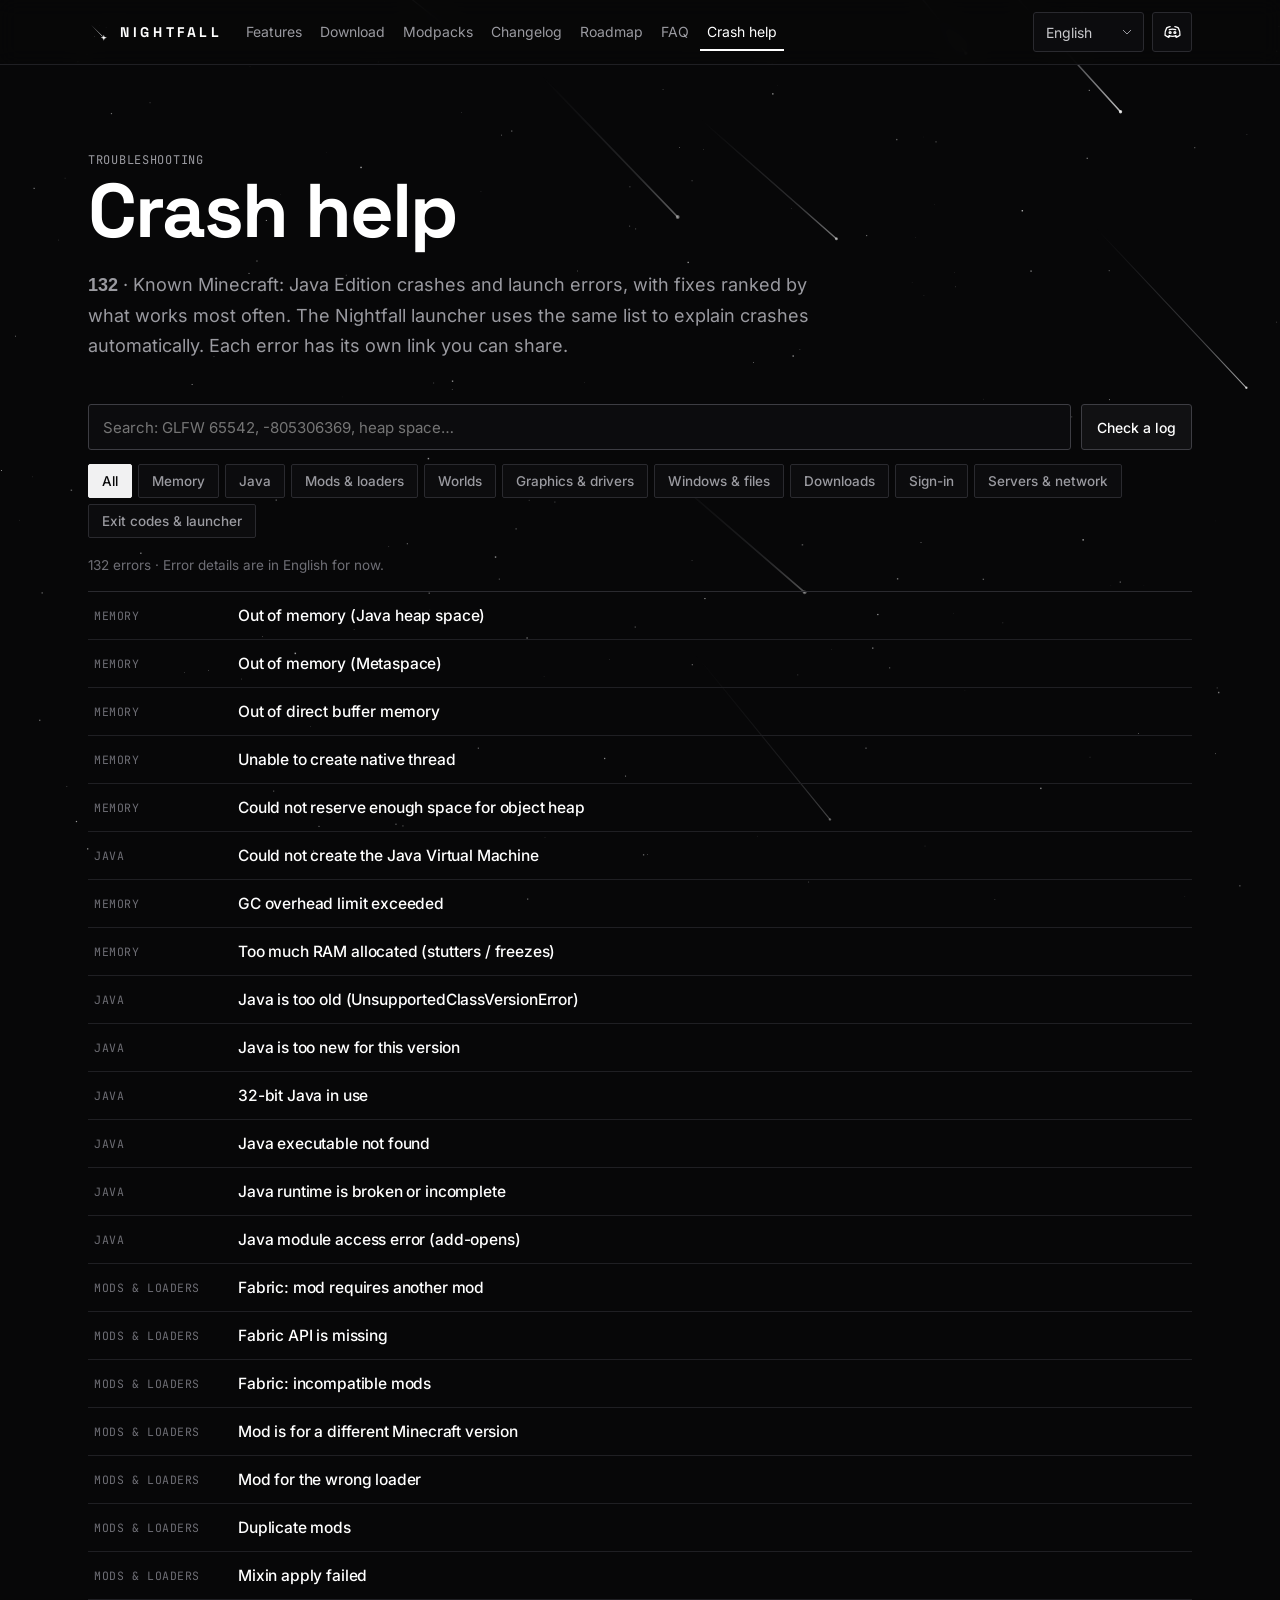
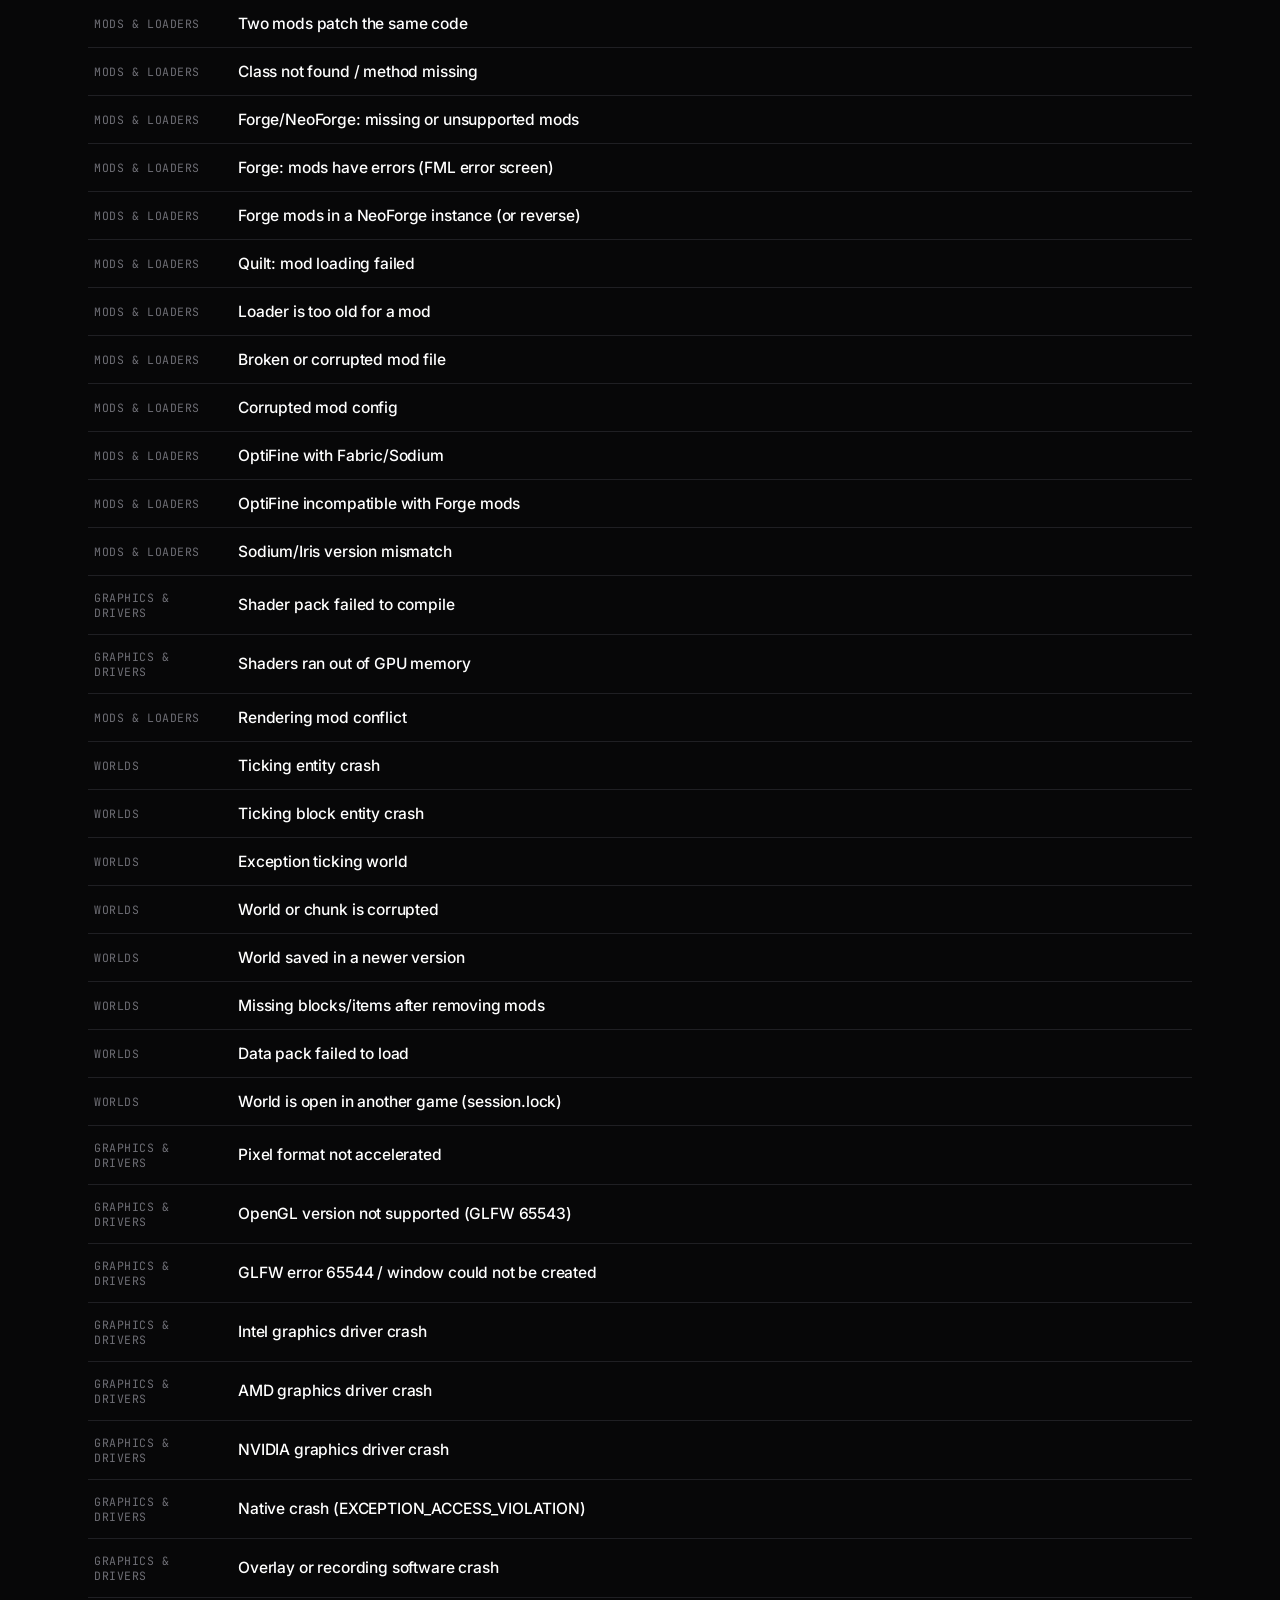
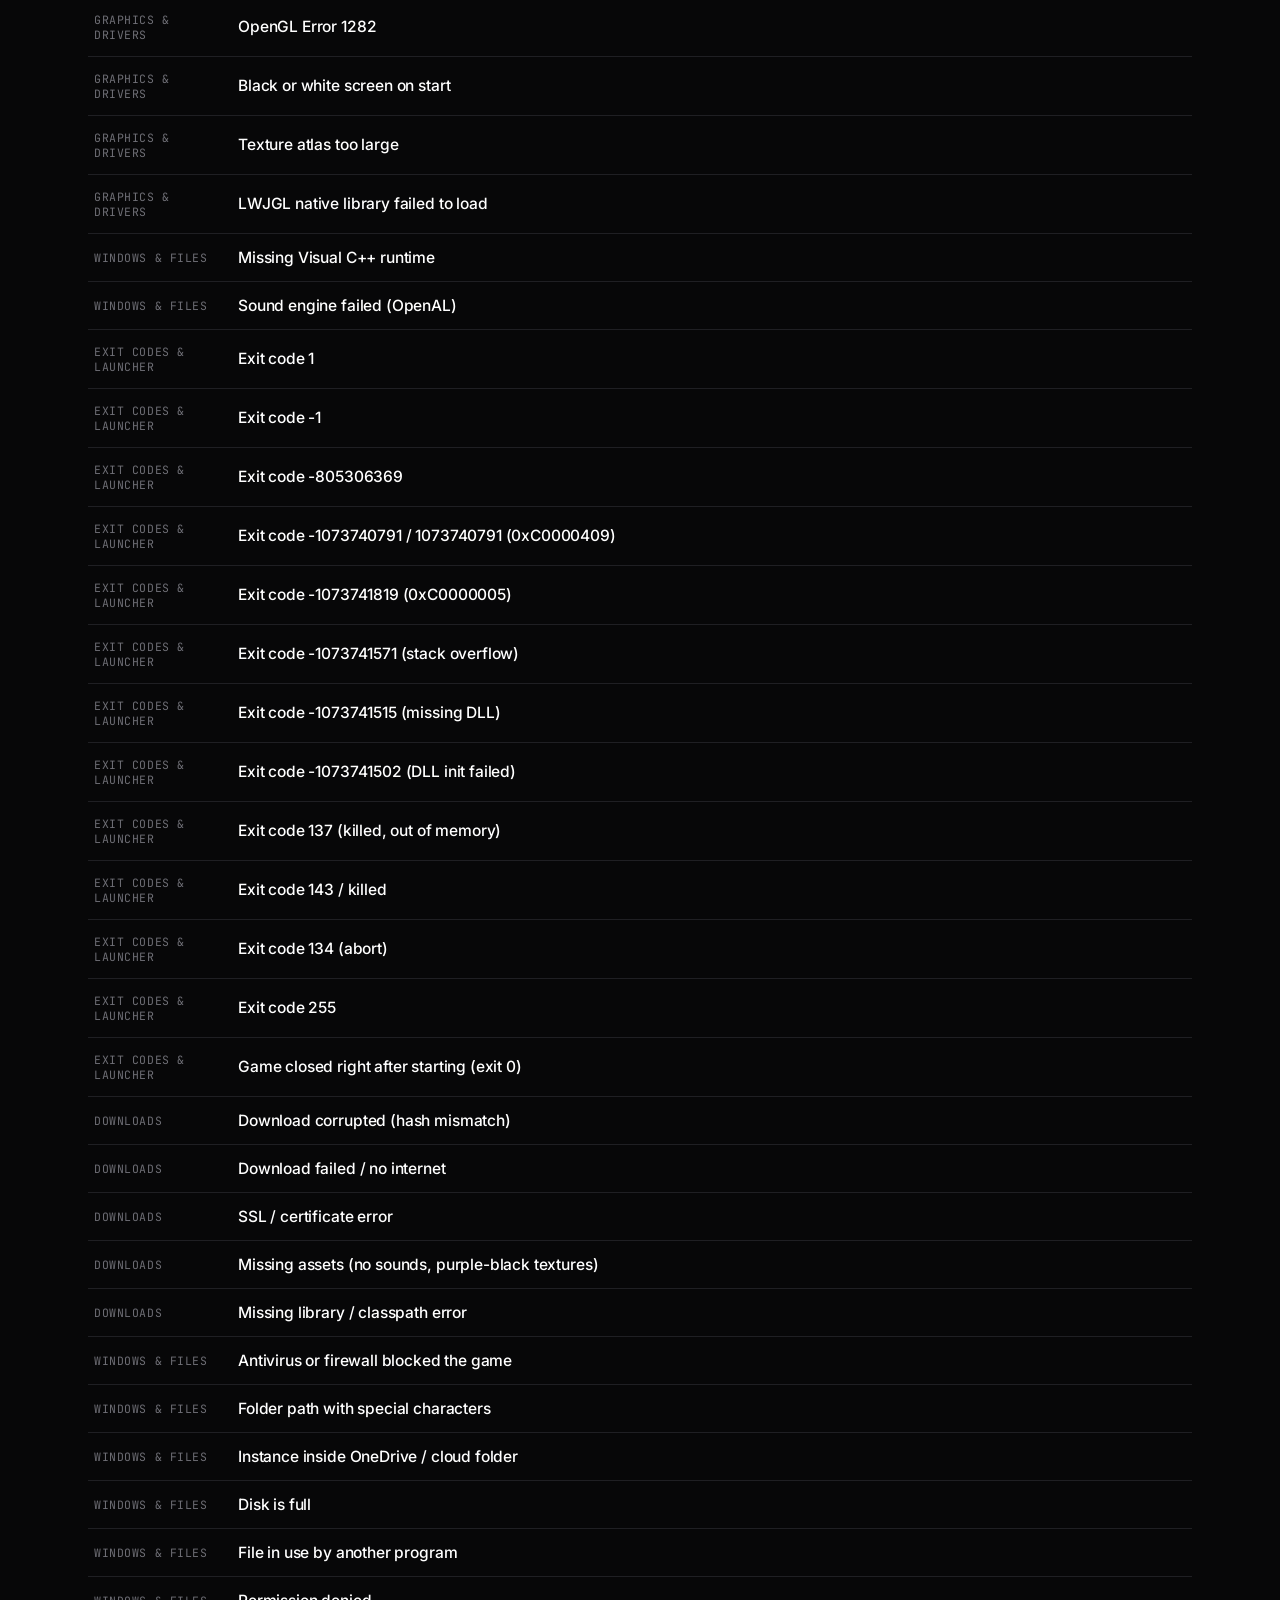
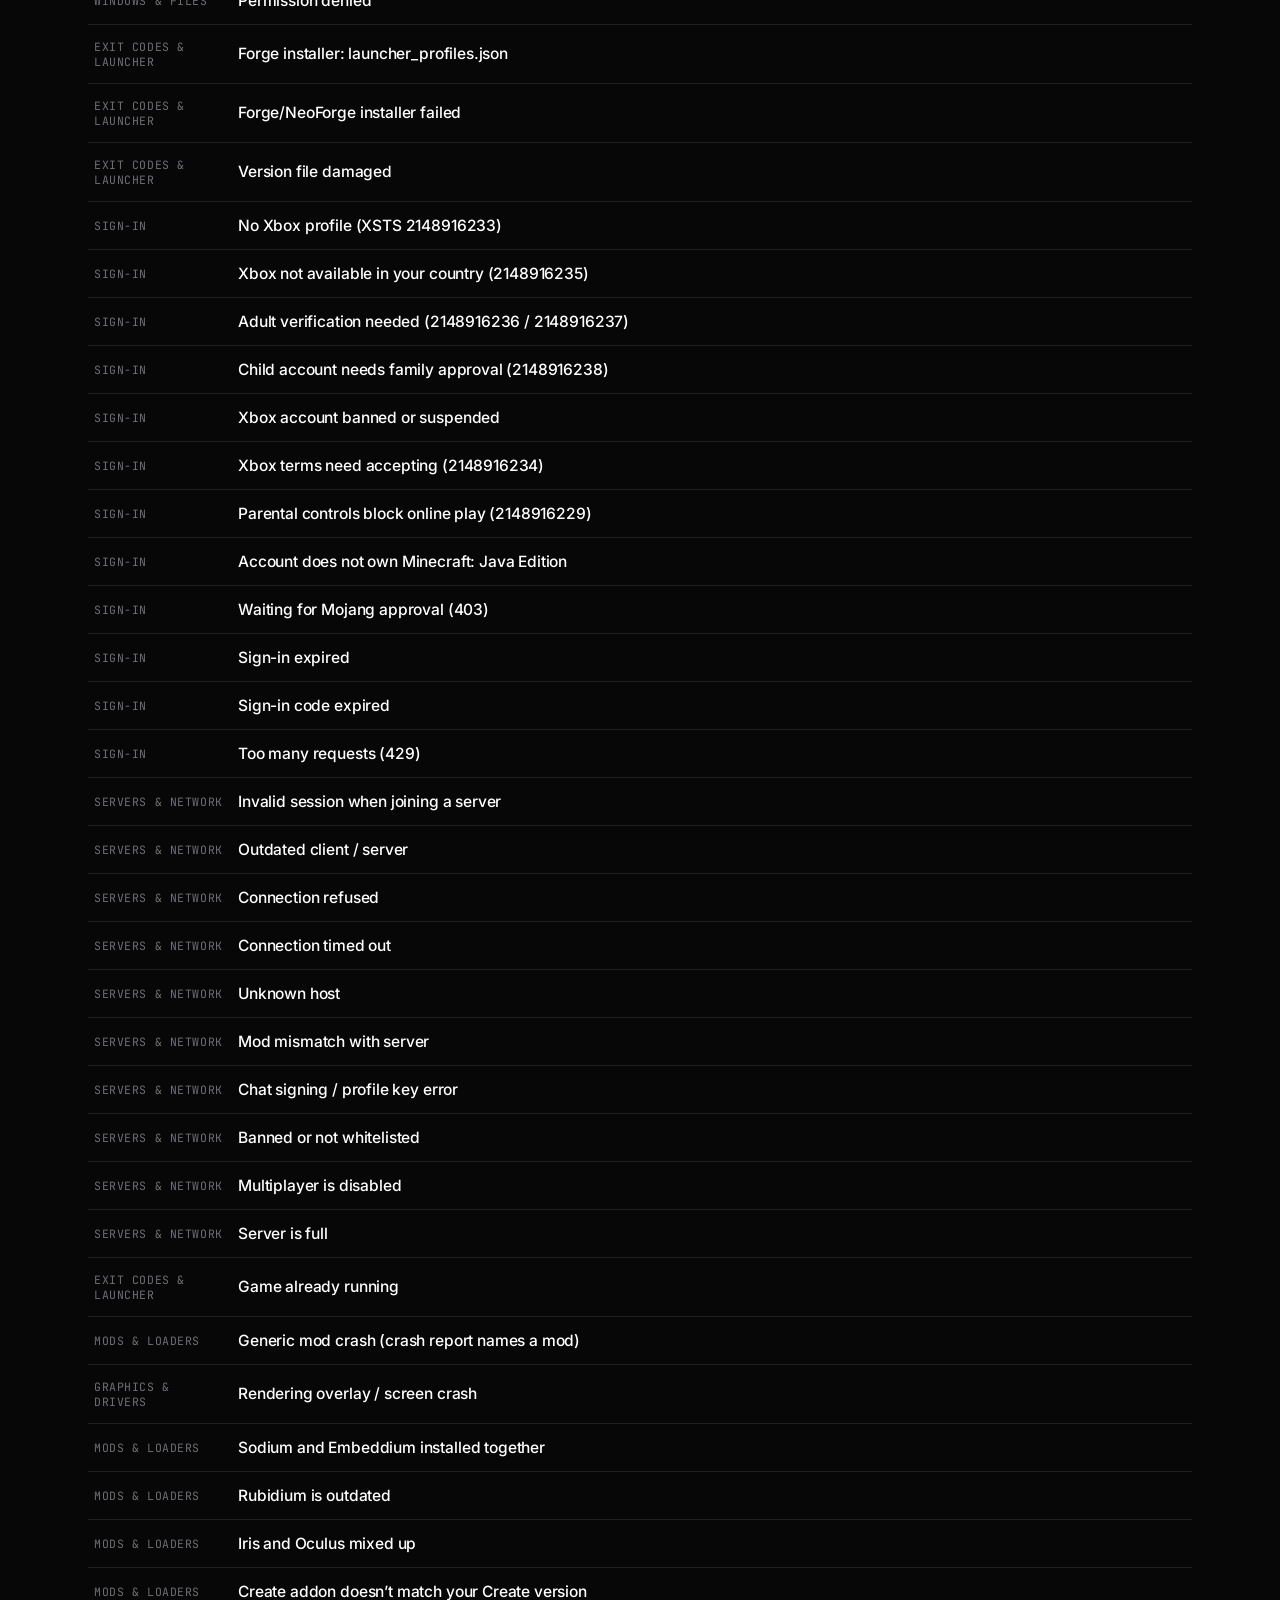
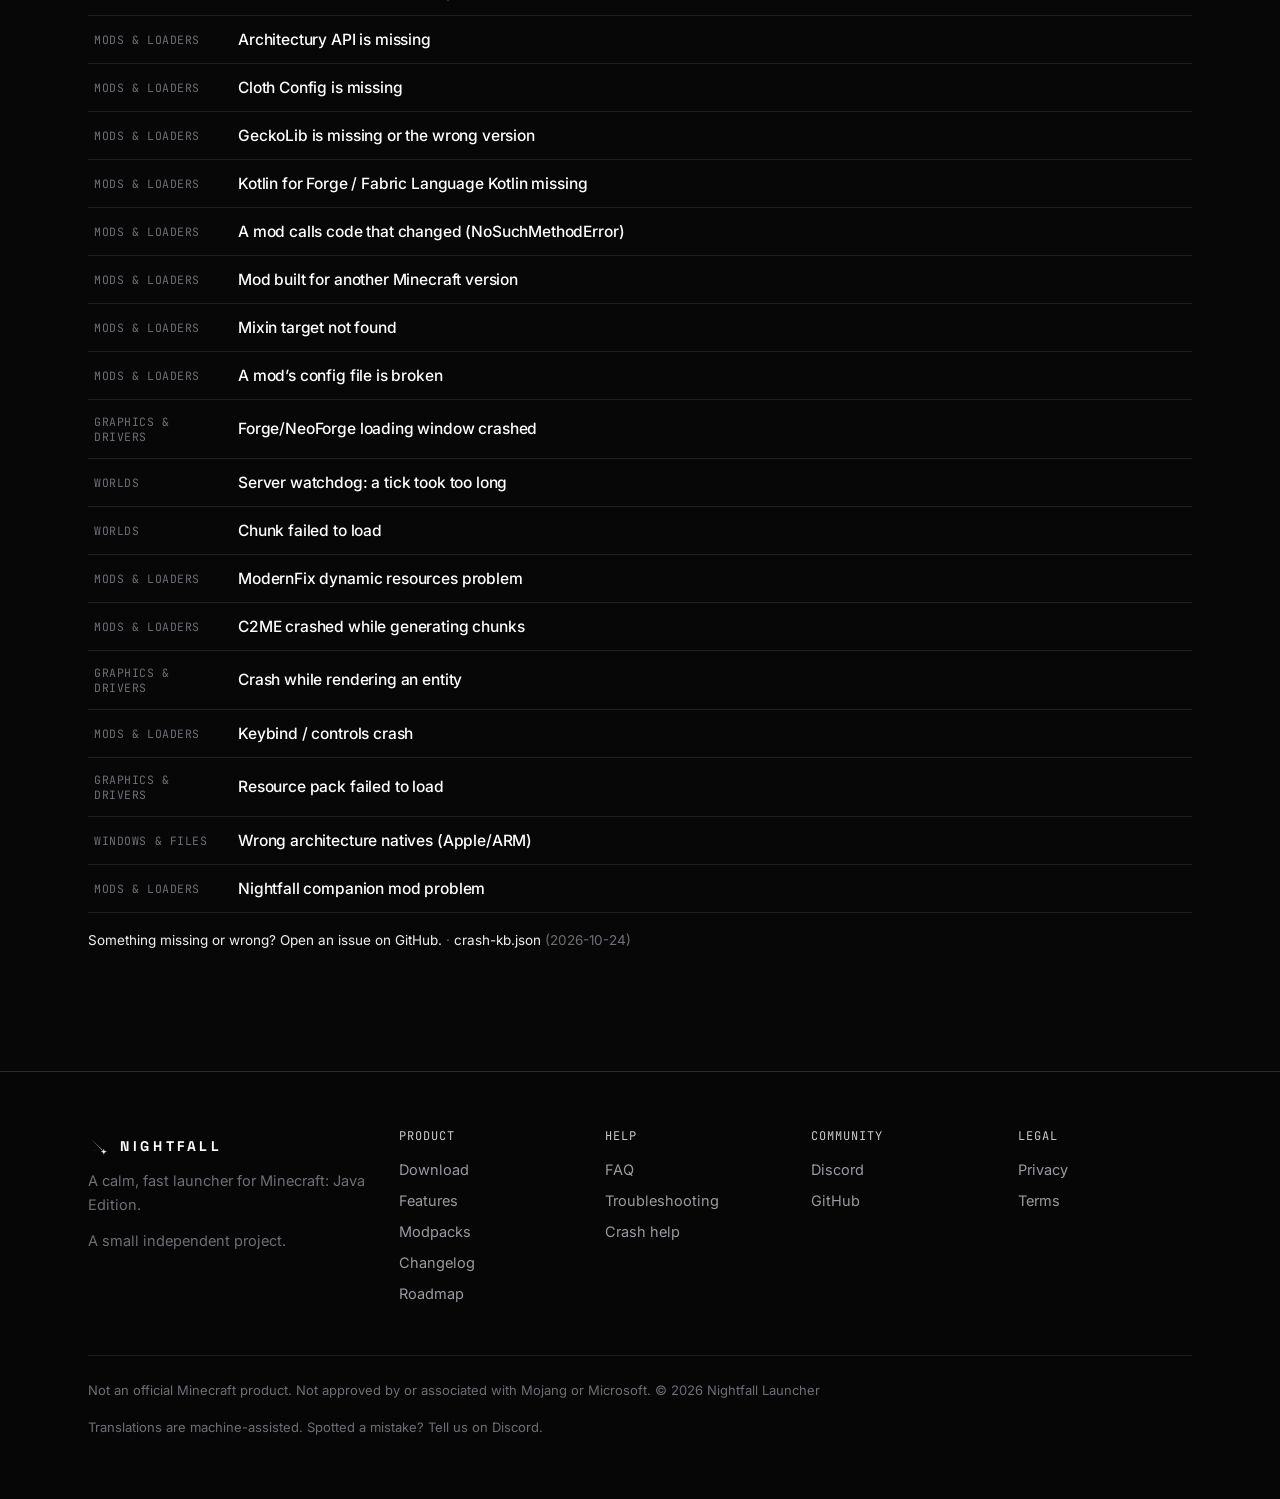
<file: crash-help.html>
<!doctype html>
<html lang="en"><head><meta charset="utf-8"><meta name="viewport" content="width=device-width,initial-scale=1">
<title>Crash help — Nightfall Launcher</title><meta name="description" content="Nightfall is a free, ad-free Minecraft: Java Edition launcher for Windows and Linux with Modrinth and CurseForge built in, shared mod storage, share codes, an FPS doctor and crash help.">
<meta name="theme-color" content="#070708"><meta name="color-scheme" content="dark">
<link rel="icon" href="assets/star.svg" type="image/svg+xml"><link rel="icon" href="favicon.png" sizes="64x64"><link rel="apple-touch-icon" href="apple-touch-icon.png">
<link rel="preload" href="assets/fonts/space-grotesk-latin-700-normal.woff2" as="font" type="font/woff2" crossorigin>
<link rel="preload" href="assets/fonts/inter-latin-400-normal.woff2" as="font" type="font/woff2" crossorigin>
<link rel="stylesheet" href="site.css?v3">
<meta property="og:title" content="Crash help — Nightfall Launcher"><meta property="og:description" content="Nightfall is a free, ad-free Minecraft: Java Edition launcher for Windows and Linux with Modrinth and CurseForge built in, shared mod storage, share codes, an FPS doctor and crash help.">
<meta property="og:image" content="https://crackedrolly.github.io/nightfall-launcher/assets/Nightfall-Launcher-Banner.png"><meta property="og:url" content="https://crackedrolly.github.io/nightfall-launcher/crash-help.html"><meta name="twitter:card" content="summary_large_image">
<link rel="alternate" hreflang="en" href="https://crackedrolly.github.io/nightfall-launcher/crash-help.html?lang=en"><link rel="alternate" hreflang="ro" href="https://crackedrolly.github.io/nightfall-launcher/crash-help.html?lang=ro"><link rel="alternate" hreflang="es" href="https://crackedrolly.github.io/nightfall-launcher/crash-help.html?lang=es"><link rel="alternate" hreflang="pt-BR" href="https://crackedrolly.github.io/nightfall-launcher/crash-help.html?lang=pt-BR"><link rel="alternate" hreflang="de" href="https://crackedrolly.github.io/nightfall-launcher/crash-help.html?lang=de"><link rel="alternate" hreflang="fr" href="https://crackedrolly.github.io/nightfall-launcher/crash-help.html?lang=fr"><link rel="alternate" hreflang="it" href="https://crackedrolly.github.io/nightfall-launcher/crash-help.html?lang=it"><link rel="alternate" hreflang="pl" href="https://crackedrolly.github.io/nightfall-launcher/crash-help.html?lang=pl"><link rel="alternate" hreflang="ru" href="https://crackedrolly.github.io/nightfall-launcher/crash-help.html?lang=ru"><link rel="alternate" hreflang="tr" href="https://crackedrolly.github.io/nightfall-launcher/crash-help.html?lang=tr"><link rel="alternate" hreflang="x-default" href="https://crackedrolly.github.io/nightfall-launcher/crash-help.html">
<script src="assets/i18n.js?v3" defer></script></head>
<body data-title-key="">
<a class="skip" href="#main" data-i18n="v3.skip">Skip to content</a><nav id="nav"><div class="w">
<a class="brand" href="./" aria-label="Nightfall home"><img src="assets/star.svg" alt="" width="22" height="22"><span>NIGHTFALL</span></a>
<div class="links" id="links"><a href="features.html" data-i18n="nav.features">Features</a><a href="download.html" data-i18n="nav.download">Download</a><a href="modpacks.html" data-i18n="nav.modpacks">Modpacks</a><a href="changelog.html" data-i18n="nav.changelog">Changelog</a><a href="roadmap.html" data-i18n="nav.roadmap">Roadmap</a><a href="faq.html" data-i18n="nav.faq">FAQ</a><a href="crash-help.html" data-i18n="nav.crash" aria-current="page">Crash help</a></div>
<div class="right">
<label class="lang"><span class="sr" data-i18n="nav.lang">Language</span><select id="lang" aria-label="Language"><option value="en">English</option><option value="ro">Română (Romanian)</option><option value="es">Español (Spanish)</option><option value="pt-BR">Português (Portuguese, Brazil)</option><option value="de">Deutsch (German)</option><option value="fr">Français (French)</option><option value="it">Italiano (Italian)</option><option value="pl">Polski (Polish)</option><option value="ru">Русский (Russian)</option><option value="tr">Türkçe (Turkish)</option></select></label>
<a class="iconbtn" href="https://discord.gg/PGanscBPUt" rel="noopener" aria-label="Discord" title="Discord"><svg viewBox="0 0 24 24" fill="none" stroke="currentColor" stroke-width="1.7" stroke-linecap="round" stroke-linejoin="round" aria-hidden="true"><path d="M8 8.5c2.6-.9 5.4-.9 8 0M7.5 16c2.9 1.2 6.1 1.2 9 0M9 4.5c-1.6.3-3 .8-4.3 1.6C2.8 9.3 2.3 12.4 2.6 15.5c1.5 1.2 3.1 2 4.8 2.5l1-1.8M15 4.5c1.6.3 3 .8 4.3 1.6 1.9 3.2 2.4 6.3 2.1 9.4-1.5 1.2-3.1 2-4.8 2.5l-1-1.8"/><circle cx="9" cy="12" r="1.2"/><circle cx="15" cy="12" r="1.2"/></svg></a>
<button class="iconbtn menu-btn" id="menu" aria-label="Menu" aria-expanded="false" aria-controls="links"><svg viewBox="0 0 24 24" fill="none" stroke="currentColor" stroke-width="1.7" stroke-linecap="round" stroke-linejoin="round" aria-hidden="true"><path d="M4 7h16M4 12h16M4 17h16"/></svg></button>
</div></div></nav><main id="main"><div class="w help"><div class="page-hero"><span class="mono" data-i18n="help.kicker">Troubleshooting</span><h1 data-i18n="help.title">Crash help</h1><p><b>132</b> &middot; <span data-i18n="help.sub">Known Minecraft: Java Edition crashes and launch errors, with fixes ranked by what works most often. The Nightfall launcher uses the same list to explain crashes automatically. Each error has its own link you can share.</span></p></div><div class="kbtools"><input id="q" type="search" data-i18n-ph="help.search" placeholder="Search: GLFW 65542, -805306369, heap space…" aria-label="Search"><button class="btn sm" id="chk" type="button" data-i18n="help.check">Check a log</button></div><div class="checker" id="checker" hidden><label for="log" class="note" data-i18n="help.privacy">Paste a crash report, a log or the error line. It is checked in your browser and never uploaded.</label><textarea id="log" rows="7"></textarea><div id="res" aria-live="polite" data-likely="Most likely:" data-none="No known match. Try the first line that says Exception or Error."></div></div><div class="chips" role="group" aria-label="Categories"><button class="chip on" data-cat="" data-i18n="help.all">All</button><button class="chip" data-cat="memory">Memory</button><button class="chip" data-cat="java">Java</button><button class="chip" data-cat="mods">Mods &amp; loaders</button><button class="chip" data-cat="world">Worlds</button><button class="chip" data-cat="graphics">Graphics &amp; drivers</button><button class="chip" data-cat="system">Windows &amp; files</button><button class="chip" data-cat="download">Downloads</button><button class="chip" data-cat="auth">Sign-in</button><button class="chip" data-cat="network">Servers &amp; network</button><button class="chip" data-cat="launcher">Exit codes &amp; launcher</button></div><p class="note"><span id="count">132</span> <span data-i18n="help.errors">errors</span> &middot; <span data-i18n="help.en">Error details are in English for now.</span></p><div class="kblist" id="list"><details class="kb" id="out-of-memory" data-cat="memory"><summary><span class="cat">Memory</span><span class="t">Out of memory (Java heap space)</span><a class="anchor" href="#out-of-memory" aria-label="Link to this error">#</a></summary><div class="body"><p>The game used all the RAM it was given. Big modpacks, high render distance and shaders are the usual reasons.</p><ol><li>Raise this instance’s memory by 2 GB (most modpacks want 4–8 GB).</li><li>Lower render distance and turn off shaders, then try again.</li><li>Remove or update memory-heavy mods; add FerriteCore and ModernFix if you use Fabric/Forge.</li><li>Close browsers and other games while playing.</li></ol><p class="sig">Matches: <code>java\.lang\.OutOfMemoryError: Java heap space</code> · <code>OutOfMemoryError(?!: (Metaspace|unable to create|Direct buffer))</code></p></div></details><details class="kb" id="oom-metaspace" data-cat="memory"><summary><span class="cat">Memory</span><span class="t">Out of memory (Metaspace)</span><a class="anchor" href="#oom-metaspace" aria-label="Link to this error">#</a></summary><div class="body"><p>Java ran out of space for class data, which happens with very large modpacks or a too-small MaxMetaspaceSize flag.</p><ol><li>Remove any -XX:MaxMetaspaceSize flag from the extra JVM arguments.</li><li>Raise the instance memory by 2 GB.</li><li>Use the Java version Nightfall picks automatically.</li></ol><p class="sig">Matches: <code>OutOfMemoryError: Metaspace</code></p></div></details><details class="kb" id="oom-direct" data-cat="memory"><summary><span class="cat">Memory</span><span class="t">Out of direct buffer memory</span><a class="anchor" href="#oom-direct" aria-label="Link to this error">#</a></summary><div class="body"><p>Native (off-heap) memory ran out, usually from huge texture packs, shaders or a 32-bit Java.</p><ol><li>Use a smaller resource pack or turn off shaders.</li><li>Make sure you use 64-bit Java (clear the custom Java path).</li><li>Raise memory by 2 GB.</li></ol><p class="sig">Matches: <code>OutOfMemoryError: Direct buffer memory</code></p></div></details><details class="kb" id="oom-threads" data-cat="memory"><summary><span class="cat">Memory</span><span class="t">Unable to create native thread</span><a class="anchor" href="#oom-threads" aria-label="Link to this error">#</a></summary><div class="body"><p>The system refused to create more threads, often because the PC itself is out of memory or a mod leaks threads.</p><ol><li>Close other programs and try again.</li><li>Lower the instance memory if it is more than half your PC’s RAM.</li><li>Update or remove the mod named in the stack trace.</li></ol><p class="sig">Matches: <code>OutOfMemoryError: unable to create (new )?native thread</code></p></div></details><details class="kb" id="heap-reserve" data-cat="memory"><summary><span class="cat">Memory</span><span class="t">Could not reserve enough space for object heap</span><a class="anchor" href="#heap-reserve" aria-label="Link to this error">#</a></summary><div class="body"><p>Java could not get the RAM you set. Either the value is larger than your free memory, or a 32-bit Java is in use (max ~1.5 GB).</p><ol><li>Lower the memory slider (keep at least 2 GB free for Windows).</li><li>Clear the custom Java path so Nightfall uses its own 64-bit Java.</li><li>Remove -Xmx/-Xms from the extra JVM arguments; the slider already sets them.</li></ol><p class="sig">Matches: <code>Could not reserve enough space for (\d+KB )?object heap</code> · <code>Invalid maximum heap size</code> · <code>Invalid initial heap size</code></p></div></details><details class="kb" id="jvm-create" data-cat="java"><summary><span class="cat">Java</span><span class="t">Could not create the Java Virtual Machine</span><a class="anchor" href="#jvm-create" aria-label="Link to this error">#</a></summary><div class="body"><p>Java refused to start, nearly always because of a wrong flag in the extra JVM arguments or a memory value it cannot reserve.</p><ol><li>Clear the extra JVM arguments.</li><li>Lower the memory slider.</li><li>Clear the custom Java path.</li></ol><p class="sig">Matches: <code>Error: Could not create the Java Virtual Machine</code> · <code>Unrecognized (VM )?option</code> · <code>Error occurred during initialization of VM</code></p></div></details><details class="kb" id="gc-overhead" data-cat="memory"><summary><span class="cat">Memory</span><span class="t">GC overhead limit exceeded</span><a class="anchor" href="#gc-overhead" aria-label="Link to this error">#</a></summary><div class="body"><p>Java spent almost all its time cleaning memory, a sign the game is about to run out of RAM.</p><ol><li>Raise memory by 2 GB.</li><li>Lower render distance/simulation distance.</li><li>Remove heavy mods or resource packs.</li></ol><p class="sig">Matches: <code>GC overhead limit exceeded</code></p></div></details><details class="kb" id="too-much-ram" data-cat="memory"><summary><span class="cat">Memory</span><span class="t">Too much RAM allocated (stutters / freezes)</span><a class="anchor" href="#too-much-ram" aria-label="Link to this error">#</a></summary><div class="body"><p>Giving Minecraft nearly all your RAM starves Windows and causes stutters or crashes. More is not always better.</p><ol><li>Set memory to about half of your PC’s RAM, and no more than 8–10 GB for most packs.</li><li>Use the recommended value on the memory slider.</li></ol><p class="sig">Matches: <code>Allocated:\s*\d+%.*\b(9\d|100)%</code></p></div></details><details class="kb" id="java-too-old" data-cat="java"><summary><span class="cat">Java</span><span class="t">Java is too old (UnsupportedClassVersionError)</span><a class="anchor" href="#java-too-old" aria-label="Link to this error">#</a></summary><div class="body"><p>The game or a mod needs a newer Java than the one used. Minecraft 1.17 needs Java 16+, 1.18–1.20.4 need Java 17, 1.20.5+ needs Java 21.</p><ol><li>Clear the custom Java path so Nightfall downloads the correct Java automatically.</li><li>If you must use your own Java, install Java 21 (for 1.20.5+) or 17 (1.18–1.20.4).</li></ol><p class="sig">Matches: <code>UnsupportedClassVersionError</code> · <code>Unsupported class file major version</code> · <code>has been compiled by a more recent version of the Java Runtime</code></p></div></details><details class="kb" id="java-too-new" data-cat="java"><summary><span class="cat">Java</span><span class="t">Java is too new for this version</span><a class="anchor" href="#java-too-new" aria-label="Link to this error">#</a></summary><div class="body"><p>Old Minecraft (1.16 and older) and old Forge need Java 8. Running them on Java 17/21 breaks the class loader.</p><ol><li>Clear the custom Java path so Nightfall uses Java 8 for this version.</li><li>For Forge 1.12.2 and older, Java 8 is required.</li></ol><p class="sig">Matches: <code>Unsupported Java detected</code> · <code>java\.lang\.ClassCastException: class jdk\.internal\.loader\.ClassLoaders\$AppClassLoader cannot be cast to class java\.net\.URLClassLoader</code> · <code>Unable to make field .* accessible: module java\.base does not &quot;opens</code></p></div></details><details class="kb" id="java-32bit" data-cat="java"><summary><span class="cat">Java</span><span class="t">32-bit Java in use</span><a class="anchor" href="#java-32bit" aria-label="Link to this error">#</a></summary><div class="body"><p>32-bit Java can only use about 1.5 GB of RAM and is much slower.</p><ol><li>Clear the custom Java path (Nightfall downloads 64-bit Java).</li><li>Uninstall old 32-bit Java from Windows.</li></ol><p class="sig">Matches: <code>Java HotSpot\(TM\) Client VM</code> · <code>os\.arch:?\s*x86\b</code> · <code>32-bit Java</code></p></div></details><details class="kb" id="java-not-found" data-cat="java"><summary><span class="cat">Java</span><span class="t">Java executable not found</span><a class="anchor" href="#java-not-found" aria-label="Link to this error">#</a></summary><div class="body"><p>The Java path in settings points to a file that does not exist (Java was uninstalled or moved).</p><ol><li>Clear the custom Java path; Nightfall downloads Java automatically.</li><li>Or pick the java.exe inside your Java’s bin folder.</li></ol><p class="sig">Matches: <code>(java|javaw)(\.exe)?[&quot;\&#x27;]?: (No such file|not found)</code> · <code>Cannot run program &quot;.*java(w)?(\.exe)?&quot;</code> · <code>spawn .*java(w)?(\.exe)? ENOENT</code></p></div></details><details class="kb" id="java-runtime-corrupt" data-cat="java"><summary><span class="cat">Java</span><span class="t">Java runtime is broken or incomplete</span><a class="anchor" href="#java-runtime-corrupt" aria-label="Link to this error">#</a></summary><div class="body"><p>The Java installation is incomplete (interrupted download, antivirus removed a file) or the classpath is broken.</p><ol><li>Remove the Java runtime in Settings → Java; it re-downloads on next launch.</li><li>Repair the instance.</li><li>Add the Nightfall folder to your antivirus exclusions.</li></ol><p class="sig">Matches: <code>Error: could not find (libjava|java\.dll)</code> · <code>Error opening zip file or JAR manifest missing</code> · <code>Error: Could not find or load main class</code></p></div></details><details class="kb" id="java-modules" data-cat="java"><summary><span class="cat">Java</span><span class="t">Java module access error (add-opens)</span><a class="anchor" href="#java-modules" aria-label="Link to this error">#</a></summary><div class="body"><p>An old mod uses Java internals that newer Java blocks.</p><ol><li>Update the mod named in the error.</li><li>Use the Java version Nightfall picks for this Minecraft version.</li></ol><p class="sig">Matches: <code>InaccessibleObjectException</code> · <code>module .* does not &quot;?opens</code> · <code>IllegalAccessError: class .* \(in unnamed module</code></p></div></details><details class="kb" id="fabric-missing-dep" data-cat="mods"><summary><span class="cat">Mods &amp; loaders</span><span class="t">Fabric: mod requires another mod</span><a class="anchor" href="#fabric-missing-dep" aria-label="Link to this error">#</a></summary><div class="body"><p>A Fabric/Quilt mod needs a library mod (often Fabric API, Cloth Config, Architectury) or a specific version of it.</p><ol><li>Read the first &quot;requires&quot; line: it names the missing mod and version.</li><li>Install the missing mod from Browse (Fabric API is the most common).</li><li>Or disable the mod that needs it.</li><li>Use the Updates tab to bring all mods to matching versions.</li></ol><p class="sig">Matches: <code>Mod resolution encountered an incompatible mod set</code> · <code>requires (any version|version [^\s]+) of (mod )?[\&#x27;&quot;]?[\w-]+</code> · <code>Unmet dependency listing</code></p></div></details><details class="kb" id="fabric-api-missing" data-cat="mods"><summary><span class="cat">Mods &amp; loaders</span><span class="t">Fabric API is missing</span><a class="anchor" href="#fabric-api-missing" aria-label="Link to this error">#</a></summary><div class="body"><p>Almost every Fabric mod needs Fabric API, and it is not installed.</p><ol><li>Install Fabric API from Browse (Nightfall picks the version that matches).</li></ol><p class="sig">Matches: <code>requires (any version|version .*) of (mod )?[\&#x27;&quot;]?fabric(-api)?[\&#x27;&quot;]?</code> · <code>fabric-api.*which is missing</code></p></div></details><details class="kb" id="fabric-incompatible" data-cat="mods"><summary><span class="cat">Mods &amp; loaders</span><span class="t">Fabric: incompatible mods</span><a class="anchor" href="#fabric-incompatible" aria-label="Link to this error">#</a></summary><div class="body"><p>Two mods declare that they cannot run together (for example OptiFine/OptiFabric with Sodium).</p><ol><li>Disable one of the two mods named in the log.</li><li>Use Sodium + Iris instead of OptiFine on Fabric.</li></ol><p class="sig">Matches: <code>is incompatible with</code> · <code>Incompatible mods? found</code> · <code>breaks .* which is present</code></p></div></details><details class="kb" id="wrong-mc-version-mod" data-cat="mods"><summary><span class="cat">Mods &amp; loaders</span><span class="t">Mod is for a different Minecraft version</span><a class="anchor" href="#wrong-mc-version-mod" aria-label="Link to this error">#</a></summary><div class="body"><p>A mod was made for another Minecraft version.</p><ol><li>Download the build of that mod for your exact Minecraft version (Browse filters this automatically).</li><li>Or remove the mod.</li></ol><p class="sig">Matches: <code>requires (version )?.*of minecraft</code> · <code>Minecraft .* is not supported</code> · <code>Mod .* only supports Minecraft</code></p></div></details><details class="kb" id="wrong-loader" data-cat="mods"><summary><span class="cat">Mods &amp; loaders</span><span class="t">Mod for the wrong loader</span><a class="anchor" href="#wrong-loader" aria-label="Link to this error">#</a></summary><div class="body"><p>A Forge mod was dropped into a Fabric instance (or the other way round). Each loader only runs its own mods.</p><ol><li>Remove the mod and download the version for your loader, or use Sinytra Connector on Forge/NeoForge if you know what you are doing.</li><li>Quilt can run most Fabric mods, but not Forge mods.</li></ol><p class="sig">Matches: <code>is a Forge mod.*Fabric|is a Fabric mod.*Forge</code> · <code>Found a Forge mod in a Fabric|Found Fabric mod.*Forge</code> · <code>mods\.toml.*not found.*fabric\.mod\.json|fabric\.mod\.json.*NeoForge</code></p></div></details><details class="kb" id="duplicate-mods" data-cat="mods"><summary><span class="cat">Mods &amp; loaders</span><span class="t">Duplicate mods</span><a class="anchor" href="#duplicate-mods" aria-label="Link to this error">#</a></summary><div class="body"><p>The same mod is installed twice, usually an old and a new version side by side.</p><ol><li>Open the Content tab and remove the older copy.</li><li>Check the mods folder for &quot;(1).jar&quot; style copies.</li></ol><p class="sig">Matches: <code>Duplicate mods? found</code> · <code>DuplicateModsFoundException</code> · <code>found duplicate mod</code></p></div></details><details class="kb" id="mixin-apply" data-cat="mods"><summary><span class="cat">Mods &amp; loaders</span><span class="t">Mixin apply failed</span><a class="anchor" href="#mixin-apply" aria-label="Link to this error">#</a></summary><div class="body"><p>A mod tried to patch Minecraft code that changed or that another mod already patched. The log names the mod.</p><ol><li>Look for &quot;for mod &lt;name&gt;&quot; in the error and update or disable that mod.</li><li>Update all mods (Updates tab).</li><li>If it started after adding a mod, disable that one first.</li></ol><p class="sig">Matches: <code>Mixin apply (for mod [\w-]+ )?failed</code> · <code>MixinApplyError</code> · <code>InvalidInjectionException</code></p></div></details><details class="kb" id="mixin-conflict" data-cat="mods"><summary><span class="cat">Mods &amp; loaders</span><span class="t">Two mods patch the same code</span><a class="anchor" href="#mixin-conflict" aria-label="Link to this error">#</a></summary><div class="body"><p>Two mods change the same part of the game in incompatible ways.</p><ol><li>Disable recently added mods one at a time to find the pair.</li><li>Check each mod page for known incompatibilities.</li></ol><p class="sig">Matches: <code>@Overwrite conflict</code> · <code>Mixin .* conflicts with</code> · <code>mixin target .* was not found</code></p></div></details><details class="kb" id="class-not-found" data-cat="mods"><summary><span class="cat">Mods &amp; loaders</span><span class="t">Class not found / method missing</span><a class="anchor" href="#class-not-found" aria-label="Link to this error">#</a></summary><div class="body"><p>A mod was built against a different Minecraft, loader or library version, or a library mod is missing.</p><ol><li>Check the class name in the error: it usually contains the mod’s package name.</li><li>Update that mod and its libraries, or remove it.</li><li>Make sure loader and Fabric API are up to date.</li></ol><p class="sig">Matches: <code>ClassNotFoundException</code> · <code>NoClassDefFoundError</code> · <code>NoSuchMethodError</code></p></div></details><details class="kb" id="forge-missing-mods" data-cat="mods"><summary><span class="cat">Mods &amp; loaders</span><span class="t">Forge/NeoForge: missing or unsupported mods</span><a class="anchor" href="#forge-missing-mods" aria-label="Link to this error">#</a></summary><div class="body"><p>Forge/NeoForge stopped because a mod is missing a dependency or the versions do not match.</p><ol><li>Read the &quot;Mod X requires Y&quot; line and install Y in the version it asks for.</li><li>Make sure the Forge/NeoForge version is new enough for your mods.</li></ol><p class="sig">Matches: <code>Missing or unsupported mandatory dependencies</code> · <code>Mod [\w-]+ requires [\w-]+ </code> · <code>Failure message: Mod .* requires</code></p></div></details><details class="kb" id="forge-mod-errors" data-cat="mods"><summary><span class="cat">Mods &amp; loaders</span><span class="t">Forge: mods have errors (FML error screen)</span><a class="anchor" href="#forge-mod-errors" aria-label="Link to this error">#</a></summary><div class="body"><p>One or more mods crashed while loading. The mod is named in &quot;Caught exception from&quot;.</p><ol><li>Find &quot;Caught exception from &lt;mod&gt;&quot; and update or remove that mod.</li><li>Check that the mod matches your Minecraft and Forge version.</li></ol><p class="sig">Matches: <code>Mod loading has failed</code> · <code>LoadingFailedException</code> · <code>fml\.modloading\.(brokenfile|errorduringevent)</code></p></div></details><details class="kb" id="neoforge-forge-mix" data-cat="mods"><summary><span class="cat">Mods &amp; loaders</span><span class="t">Forge mods in a NeoForge instance (or reverse)</span><a class="anchor" href="#neoforge-forge-mix" aria-label="Link to this error">#</a></summary><div class="body"><p>NeoForge 1.20.2+ no longer loads Forge mods (and Forge does not load NeoForge mods).</p><ol><li>Download the NeoForge version of the mod.</li><li>Or use a Forge instance for Forge-only mods.</li></ol><p class="sig">Matches: <code>neoforge.*mods\.toml.*forge|requires forge.*neoforge</code> · <code>Mod .* requires forge </code> · <code>META-INF/neoforge\.mods\.toml</code></p></div></details><details class="kb" id="quilt-error" data-cat="mods"><summary><span class="cat">Mods &amp; loaders</span><span class="t">Quilt: mod loading failed</span><a class="anchor" href="#quilt-error" aria-label="Link to this error">#</a></summary><div class="body"><p>Quilt could not load a mod, usually a missing dependency or a Fabric mod that needs Fabric-only internals.</p><ol><li>Install Quilted Fabric API (QFAPI) instead of plain Fabric API.</li><li>Update or remove the mod named in the error.</li></ol><p class="sig">Matches: <code>org\.quiltmc\.loader\.impl\.FormattedException</code> · <code>Quilt Loader.*(could not|failed)</code> · <code>quilt\.mod\.json.*(invalid|error)</code></p></div></details><details class="kb" id="loader-too-old" data-cat="mods"><summary><span class="cat">Mods &amp; loaders</span><span class="t">Loader is too old for a mod</span><a class="anchor" href="#loader-too-old" aria-label="Link to this error">#</a></summary><div class="body"><p>A mod needs a newer Fabric/Quilt/Forge loader than the one this instance uses.</p><ol><li>Edit the instance and pick the newest loader version.</li></ol><p class="sig">Matches: <code>requires (version )?[&gt;=\s]*[\d.]+ (or later )?of (mod )?(fabricloader|fabric-loader|quilt_loader|forge|neoforge)</code> · <code>Fabric Loader .* is outdated</code> · <code>requires fabricloader</code></p></div></details><details class="kb" id="corrupt-mod-jar" data-cat="mods"><summary><span class="cat">Mods &amp; loaders</span><span class="t">Broken or corrupted mod file</span><a class="anchor" href="#corrupt-mod-jar" aria-label="Link to this error">#</a></summary><div class="body"><p>A mod .jar is damaged (incomplete download, or it is not really a jar).</p><ol><li>Remove the mod named in the log and reinstall it from Browse.</li><li>Never download mods from re-upload sites; use Modrinth or CurseForge.</li></ol><p class="sig">Matches: <code>zip END header not found</code> · <code>ZipException</code> · <code>invalid (LOC|CEN) header</code></p></div></details><details class="kb" id="config-corrupt" data-cat="mods"><summary><span class="cat">Mods &amp; loaders</span><span class="t">Corrupted mod config</span><a class="anchor" href="#config-corrupt" aria-label="Link to this error">#</a></summary><div class="body"><p>A mod’s config file is broken (often after a crash or a manual edit).</p><ol><li>Delete the config file named in the log from the instance’s config folder; the mod recreates it.</li></ol><p class="sig">Matches: <code>(Failed to load|Error loading|Invalid) config(uration)? (file|for)</code> · <code>ParsingException.*\.(toml|json5?)</code> · <code>com\.electronwill\.nightconfig.*ParsingException</code></p></div></details><details class="kb" id="optifine-fabric" data-cat="mods"><summary><span class="cat">Mods &amp; loaders</span><span class="t">OptiFine with Fabric/Sodium</span><a class="anchor" href="#optifine-fabric" aria-label="Link to this error">#</a></summary><div class="body"><p>OptiFine does not work well with modern mods. On Fabric it conflicts with Sodium/Iris and many others.</p><ol><li>Remove OptiFine/OptiFabric and use Sodium + Iris (Recommendations → Performance) for the same benefits.</li></ol><p class="sig">Matches: <code>optifabric</code> · <code>OptiFine.*(Sodium|Iris)|(Sodium|Iris).*OptiFine</code> · <code>net\.optifine.*Mixin</code></p></div></details><details class="kb" id="optifine-forge" data-cat="mods"><summary><span class="cat">Mods &amp; loaders</span><span class="t">OptiFine incompatible with Forge mods</span><a class="anchor" href="#optifine-forge" aria-label="Link to this error">#</a></summary><div class="body"><p>OptiFine conflicts with Embeddium/Rubidium/Oculus and many Forge mods, and must match the exact Forge version.</p><ol><li>Remove OptiFine and use Embeddium + Oculus instead.</li><li>If you keep it, use the OptiFine build that matches your Forge version exactly.</li></ol><p class="sig">Matches: <code>optifine.*(Rubidium|Embeddium|Oculus)</code> · <code>OptiFine.*incompatible|incompatible.*OptiFine</code> · <code>net\.optifine.*Forge</code></p></div></details><details class="kb" id="sodium-iris-mismatch" data-cat="mods"><summary><span class="cat">Mods &amp; loaders</span><span class="t">Sodium/Iris version mismatch</span><a class="anchor" href="#sodium-iris-mismatch" aria-label="Link to this error">#</a></summary><div class="body"><p>Iris needs one specific Sodium version.</p><ol><li>Update Sodium and Iris together from the Updates tab.</li></ol><p class="sig">Matches: <code>Iris.*requires.*sodium</code> · <code>sodium.*(incompatible|unsupported)</code> · <code>Incompatible Sodium version</code></p></div></details><details class="kb" id="shader-compile" data-cat="graphics"><summary><span class="cat">Graphics &amp; drivers</span><span class="t">Shader pack failed to compile</span><a class="anchor" href="#shader-compile" aria-label="Link to this error">#</a></summary><div class="body"><p>The shader pack does not support your GPU, driver or Iris version.</p><ol><li>Turn shaders off (press O in game with Iris) or choose another pack.</li><li>Update your GPU driver.</li><li>Update Iris.</li></ol><p class="sig">Matches: <code>Failed to (compile|link) (shader|program)</code> · <code>shader.*compil(e|ation) error</code> · <code>Iris.*Failed to load shader pack</code></p></div></details><details class="kb" id="shader-memory" data-cat="graphics"><summary><span class="cat">Graphics &amp; drivers</span><span class="t">Shaders ran out of GPU memory</span><a class="anchor" href="#shader-memory" aria-label="Link to this error">#</a></summary><div class="body"><p>Shaders plus high resolution packs needed more video memory than your GPU has.</p><ol><li>Use a lighter shader profile or turn shaders off.</li><li>Lower render distance and resource pack resolution.</li></ol><p class="sig">Matches: <code>GL_OUT_OF_MEMORY</code> · <code>out of video memory</code> · <code>VK_ERROR_OUT_OF_DEVICE_MEMORY</code></p></div></details><details class="kb" id="entity-culling-conflict" data-cat="mods"><summary><span class="cat">Mods &amp; loaders</span><span class="t">Rendering mod conflict</span><a class="anchor" href="#entity-culling-conflict" aria-label="Link to this error">#</a></summary><div class="body"><p>Two rendering mods both try to replace the same renderer.</p><ol><li>Keep only one renderer mod (Sodium on Fabric, Embeddium on Forge).</li></ol><p class="sig">Matches: <code>(EntityCulling|Embeddium|Rubidium|Sodium).*(conflict|incompatible)</code> · <code>IncompatibleModException</code></p></div></details><details class="kb" id="ticking-entity" data-cat="world"><summary><span class="cat">Worlds</span><span class="t">Ticking entity crash</span><a class="anchor" href="#ticking-entity" aria-label="Link to this error">#</a></summary><div class="body"><p>An entity (mob, item, minecart) in the world causes a crash every time it updates, usually from a mod bug.</p><ol><li>Update the mod that adds the entity (see &quot;Entity Type&quot; in the report).</li><li>Back up the world, then remove the entity with a tool like MCA Selector or by setting &quot;removeErroringEntities&quot; in the mod’s config (Forge).</li><li>Restore an older backup of the world.</li></ol><p class="sig">Matches: <code>Ticking entity</code> · <code>Entity being ticked</code></p></div></details><details class="kb" id="ticking-block" data-cat="world"><summary><span class="cat">Worlds</span><span class="t">Ticking block entity crash</span><a class="anchor" href="#ticking-block" aria-label="Link to this error">#</a></summary><div class="body"><p>A block entity (chest, machine, furnace) crashes when it updates.</p><ol><li>Update the mod that adds the block (see &quot;Block type&quot; in the report).</li><li>On Forge, set removeErroringBlockEntities=true in config/forge-common.toml, play once, then turn it off.</li><li>Restore a world backup.</li></ol><p class="sig">Matches: <code>Ticking block entity</code> · <code>Block entity being ticked</code></p></div></details><details class="kb" id="ticking-world" data-cat="world"><summary><span class="cat">Worlds</span><span class="t">Exception ticking world</span><a class="anchor" href="#ticking-world" aria-label="Link to this error">#</a></summary><div class="body"><p>Something in the world crashed the internal server (chunk, entity or a mod’s world logic).</p><ol><li>Update all mods.</li><li>Try the world with recently added mods disabled.</li><li>Restore a backup from the Worlds tab.</li></ol><p class="sig">Matches: <code>Exception ticking world</code> · <code>Exception in server tick loop</code></p></div></details><details class="kb" id="world-corrupt" data-cat="world"><summary><span class="cat">Worlds</span><span class="t">World or chunk is corrupted</span><a class="anchor" href="#world-corrupt" aria-label="Link to this error">#</a></summary><div class="body"><p>A world file was damaged (power loss, crash during save, or a disk issue).</p><ol><li>Restore a backup from the Worlds tab.</li><li>Rename level.dat_old to level.dat inside the world folder.</li><li>Use MCA Selector to delete only the broken chunks.</li></ol><p class="sig">Matches: <code>Couldn\&#x27;?t load chunk</code> · <code>Chunk file at .* is in the wrong location</code> · <code>Failed to read level\.dat</code></p></div></details><details class="kb" id="world-newer" data-cat="world"><summary><span class="cat">Worlds</span><span class="t">World saved in a newer version</span><a class="anchor" href="#world-newer" aria-label="Link to this error">#</a></summary><div class="body"><p>Opening a world in an older Minecraft version than it was last played in can corrupt it.</p><ol><li>Open the world in the same or a newer Minecraft version.</li><li>Back it up before switching versions.</li></ol><p class="sig">Matches: <code>(World|Level) was saved (with|in) a newer version</code> · <code>Unsupported world data version</code> · <code>DataFixer.*newer</code></p></div></details><details class="kb" id="missing-registry" data-cat="world"><summary><span class="cat">Worlds</span><span class="t">Missing blocks/items after removing mods</span><a class="anchor" href="#missing-registry" aria-label="Link to this error">#</a></summary><div class="body"><p>The world contains things from a mod that is no longer installed.</p><ol><li>Reinstall the removed mod, or accept the warning knowing those blocks/items will be deleted.</li><li>Back up the world first.</li></ol><p class="sig">Matches: <code>Missing registry entries</code> · <code>Unidentified mapping from registry</code> · <code>Registry .* is missing entries</code></p></div></details><details class="kb" id="datapack-error" data-cat="world"><summary><span class="cat">Worlds</span><span class="t">Data pack failed to load</span><a class="anchor" href="#datapack-error" aria-label="Link to this error">#</a></summary><div class="body"><p>A data pack (in the world or from a mod) has errors.</p><ol><li>Start the world in Safe Mode from the error screen.</li><li>Remove the broken data pack from the world’s datapacks folder.</li><li>Update mods that add recipes or worldgen.</li></ol><p class="sig">Matches: <code>Failed to load datapacks</code> · <code>Errors in currently selected data ?packs</code> · <code>Couldn\&#x27;?t load data ?pack</code></p></div></details><details class="kb" id="session-lock" data-cat="world"><summary><span class="cat">Worlds</span><span class="t">World is open in another game (session.lock)</span><a class="anchor" href="#session-lock" aria-label="Link to this error">#</a></summary><div class="body"><p>Another Minecraft window or a backup program is using the world.</p><ol><li>Close other Minecraft windows and backup/sync tools (OneDrive) and try again.</li><li>Move the instance out of OneDrive-synced folders.</li></ol><p class="sig">Matches: <code>session\.lock</code> · <code>The save is being accessed from another location</code> · <code>Failed to check session lock</code></p></div></details><details class="kb" id="pixel-format" data-cat="graphics"><summary><span class="cat">Graphics &amp; drivers</span><span class="t">Pixel format not accelerated</span><a class="anchor" href="#pixel-format" aria-label="Link to this error">#</a></summary><div class="body"><p>Windows is using a basic display driver, or the game runs on a GPU without OpenGL support.</p><ol><li>Install the latest driver from your GPU maker (NVIDIA, AMD or Intel), not just Windows Update.</li><li>On laptops, set Java (javaw.exe) to use the dedicated GPU in Windows Graphics settings.</li><li>Remote Desktop sessions do not support OpenGL; play locally.</li></ol><p class="sig">Matches: <code>Pixel format not accelerated</code> · <code>WGL: The driver does not appear to support OpenGL</code> · <code>GLFW error 65542</code></p></div></details><details class="kb" id="glfw-65543" data-cat="graphics"><summary><span class="cat">Graphics &amp; drivers</span><span class="t">OpenGL version not supported (GLFW 65543)</span><a class="anchor" href="#glfw-65543" aria-label="Link to this error">#</a></summary><div class="body"><p>Minecraft 1.17+ needs OpenGL 3.2. The GPU or its driver is too old.</p><ol><li>Update the GPU driver.</li><li>Very old Intel HD (2nd/3rd gen) GPUs cannot run 1.17+; play 1.16.5 or older.</li></ol><p class="sig">Matches: <code>GLFW error 65543</code> · <code>OpenGL 3\.2 .*required</code> · <code>Requested OpenGL version 3\.2</code></p></div></details><details class="kb" id="glfw-65544" data-cat="graphics"><summary><span class="cat">Graphics &amp; drivers</span><span class="t">GLFW error 65544 / window could not be created</span><a class="anchor" href="#glfw-65544" aria-label="Link to this error">#</a></summary><div class="body"><p>The game could not open a window, usually a graphics driver or display configuration problem.</p><ol><li>Update the GPU driver.</li><li>Disconnect extra monitors and try again.</li><li>Turn off &quot;Start in fullscreen&quot; for this instance.</li></ol><p class="sig">Matches: <code>GLFW error 65544</code> · <code>Failed to create the GLFW window</code> · <code>GLFW error 65537</code></p></div></details><details class="kb" id="intel-driver" data-cat="graphics"><summary><span class="cat">Graphics &amp; drivers</span><span class="t">Intel graphics driver crash</span><a class="anchor" href="#intel-driver" aria-label="Link to this error">#</a></summary><div class="body"><p>A known crash in Intel’s OpenGL driver.</p><ol><li>Install the newest Intel graphics driver from intel.com (not the laptop maker’s old one).</li><li>On laptops with NVIDIA/AMD, make Java use that GPU instead.</li></ol><p class="sig">Matches: <code>ig\d+icd(32|64)\.dll</code> · <code>igxelpicd64\.dll</code> · <code>Intel.*(HD|UHD|Iris) Graphics.*(crash|EXCEPTION_ACCESS_VIOLATION)</code></p></div></details><details class="kb" id="amd-driver" data-cat="graphics"><summary><span class="cat">Graphics &amp; drivers</span><span class="t">AMD graphics driver crash</span><a class="anchor" href="#amd-driver" aria-label="Link to this error">#</a></summary><div class="body"><p>A crash inside AMD’s OpenGL driver. Some driver versions have OpenGL bugs.</p><ol><li>Update the AMD Adrenalin driver, or roll back one version if it started after an update.</li><li>Disable AMD overlays (Radeon overlay, Anti-Lag).</li></ol><p class="sig">Matches: <code>atio6axx\.dll</code> · <code>atioglxx\.dll</code> · <code>amdxc64\.dll</code></p></div></details><details class="kb" id="nvidia-driver" data-cat="graphics"><summary><span class="cat">Graphics &amp; drivers</span><span class="t">NVIDIA graphics driver crash</span><a class="anchor" href="#nvidia-driver" aria-label="Link to this error">#</a></summary><div class="body"><p>A crash inside NVIDIA’s OpenGL driver, often fixed by a clean driver install.</p><ol><li>Update the NVIDIA driver (choose &quot;Clean installation&quot;).</li><li>Turn off &quot;Threaded optimization&quot; for javaw.exe in NVIDIA Control Panel if it persists.</li></ol><p class="sig">Matches: <code>nvoglv(32|64)\.dll</code> · <code>nvogl.*EXCEPTION</code> · <code>NVIDIA.*EXCEPTION_ACCESS_VIOLATION</code></p></div></details><details class="kb" id="access-violation" data-cat="graphics"><summary><span class="cat">Graphics &amp; drivers</span><span class="t">Native crash (EXCEPTION_ACCESS_VIOLATION)</span><a class="anchor" href="#access-violation" aria-label="Link to this error">#</a></summary><div class="body"><p>Java crashed in native code: usually a GPU driver, an overlay hooking the game, or a broken native library.</p><ol><li>Update the GPU driver.</li><li>Turn off overlays: Discord, Steam, GeForce Experience, MSI Afterburner/RivaTuner, OBS game capture.</li><li>Look at the &quot;Problematic frame&quot; line: a .dll name there points to the culprit.</li></ol><p class="sig">Matches: <code>EXCEPTION_ACCESS_VIOLATION</code> · <code>A fatal error has been detected by the Java Runtime Environment</code> · <code>SIGSEGV</code></p></div></details><details class="kb" id="overlay-crash" data-cat="graphics"><summary><span class="cat">Graphics &amp; drivers</span><span class="t">Overlay or recording software crash</span><a class="anchor" href="#overlay-crash" aria-label="Link to this error">#</a></summary><div class="body"><p>An overlay (RivaTuner, Discord, OBS, Steam, Overwolf) injected into the game and crashed it.</p><ol><li>Disable the overlay for Minecraft/javaw.exe or close that program.</li><li>Update the overlay software.</li></ol><p class="sig">Matches: <code>RTSSHooks(64)?\.dll</code> · <code>DiscordHook(64)?\.dll</code> · <code>graphics-hook(32|64)\.dll</code></p></div></details><details class="kb" id="opengl-error-1282" data-cat="graphics"><summary><span class="cat">Graphics &amp; drivers</span><span class="t">OpenGL Error 1282</span><a class="anchor" href="#opengl-error-1282" aria-label="Link to this error">#</a></summary><div class="body"><p>A rendering mod or shader issued an invalid OpenGL call. Usually harmless spam, sometimes black screens.</p><ol><li>Turn shaders off to test.</li><li>Update Sodium/Iris/OptiFine.</li><li>Disable &quot;Show GL errors&quot; in video settings if it is just spam.</li></ol><p class="sig">Matches: <code>OpenGL Error.*1282</code> · <code>GL_INVALID_OPERATION</code></p></div></details><details class="kb" id="black-screen" data-cat="graphics"><summary><span class="cat">Graphics &amp; drivers</span><span class="t">Black or white screen on start</span><a class="anchor" href="#black-screen" aria-label="Link to this error">#</a></summary><div class="body"><p>The game could not create its drawing surfaces, usually a driver issue or a resource pack with huge textures.</p><ol><li>Update the GPU driver.</li><li>Remove large resource packs.</li><li>Turn off fullscreen and set a normal window size.</li></ol><p class="sig">Matches: <code>Unable to (load|create) (framebuffer|texture)</code> · <code>Framebuffer.*(incomplete|status)</code> · <code>GL_FRAMEBUFFER_UNSUPPORTED</code></p></div></details><details class="kb" id="texture-stitch" data-cat="graphics"><summary><span class="cat">Graphics &amp; drivers</span><span class="t">Texture atlas too large</span><a class="anchor" href="#texture-stitch" aria-label="Link to this error">#</a></summary><div class="body"><p>Too many or too large textures for your GPU’s maximum texture size (common with big modpacks + HD packs).</p><ol><li>Remove HD resource packs.</li><li>Lower mipmap levels in video settings.</li><li>Raise memory if it is also low.</li></ol><p class="sig">Matches: <code>Unable to fit: .* - size:</code> · <code>StitcherException</code> · <code>Maximum texture size</code></p></div></details><details class="kb" id="lwjgl-native" data-cat="graphics"><summary><span class="cat">Graphics &amp; drivers</span><span class="t">LWJGL native library failed to load</span><a class="anchor" href="#lwjgl-native" aria-label="Link to this error">#</a></summary><div class="body"><p>The game’s native libraries are missing, blocked, or for the wrong architecture.</p><ol><li>Repair the instance so natives are re-extracted.</li><li>Add the Nightfall folder to antivirus exclusions.</li><li>Clear the custom Java path (wrong 32/64-bit Java).</li></ol><p class="sig">Matches: <code>Failed to locate library: (lwjgl|glfw)</code> · <code>UnsatisfiedLinkError</code> · <code>Can\&#x27;?t load (IA )?32-bit \.dll on a AMD 64-bit platform</code></p></div></details><details class="kb" id="vcruntime" data-cat="system"><summary><span class="cat">Windows &amp; files</span><span class="t">Missing Visual C++ runtime</span><a class="anchor" href="#vcruntime" aria-label="Link to this error">#</a></summary><div class="body"><p>Windows is missing the Microsoft Visual C++ Redistributable needed by some natives.</p><ol><li>Install the latest &quot;Visual C++ Redistributable x64&quot; from Microsoft.</li></ol><p class="sig">Matches: <code>VCRUNTIME140(_1)?\.dll</code> · <code>MSVCP140\.dll</code> · <code>api-ms-win-crt</code></p></div></details><details class="kb" id="sound-openal" data-cat="system"><summary><span class="cat">Windows &amp; files</span><span class="t">Sound engine failed (OpenAL)</span><a class="anchor" href="#sound-openal" aria-label="Link to this error">#</a></summary><div class="body"><p>No audio device, or another app has exclusive control of it. The game keeps running without sound.</p><ol><li>Plug in or enable an audio device and restart the game.</li><li>Turn off &quot;exclusive mode&quot; for your audio device in Windows Sound settings.</li></ol><p class="sig">Matches: <code>Failed to open OpenAL device</code> · <code>OpenAL initialization failed</code> · <code>Error starting SoundSystem</code></p></div></details><details class="kb" id="exit-1" data-cat="launcher"><summary><span class="cat">Exit codes &amp; launcher</span><span class="t">Exit code 1</span><a class="anchor" href="#exit-1" aria-label="Link to this error">#</a></summary><div class="body"><p>A generic Java error. The real reason is earlier in the log or crash report.</p><p><span class="code">exit 1</span></p><ol><li>Open the latest log and look for the first &quot;Exception&quot; or &quot;Error&quot; line.</li><li>Check the other matches on this page for that line.</li><li>Disable recently added mods.</li></ol><p class="sig">Matches: <code>\[Nightfall\] exit code: 1$</code></p></div></details><details class="kb" id="exit-minus1" data-cat="launcher"><summary><span class="cat">Exit codes &amp; launcher</span><span class="t">Exit code -1</span><a class="anchor" href="#exit-minus1" aria-label="Link to this error">#</a></summary><div class="body"><p>The game stopped abruptly, usually a mod crash before logging finished or a driver problem.</p><p><span class="code">exit -1</span></p><ol><li>Check the crash report; if none, update GPU drivers.</li><li>Disable recently added mods.</li><li>Repair the instance.</li></ol><p class="sig">Matches: <code>\[Nightfall\] exit code: -1$</code></p></div></details><details class="kb" id="exit-805306369" data-cat="launcher"><summary><span class="cat">Exit codes &amp; launcher</span><span class="t">Exit code -805306369</span><a class="anchor" href="#exit-805306369" aria-label="Link to this error">#</a></summary><div class="body"><p>Windows ended Java (0xCFFFFFFF). Commonly memory exhaustion, an incompatible mod, or GPU driver trouble.</p><p><span class="code">exit -805306369</span></p><ol><li>Raise memory by 2 GB, but keep half your RAM free.</li><li>Update GPU drivers.</li><li>Disable recently added mods or shaders.</li></ol><p class="sig">Matches: <code>\[Nightfall\] exit code: -805306369</code></p></div></details><details class="kb" id="exit-1073740791" data-cat="launcher"><summary><span class="cat">Exit codes &amp; launcher</span><span class="t">Exit code -1073740791 / 1073740791 (0xC0000409)</span><a class="anchor" href="#exit-1073740791" aria-label="Link to this error">#</a></summary><div class="body"><p>A native &quot;stack buffer overrun&quot; crash. Almost always a GPU driver, overlay or a native mod library.</p><p><span class="code">exit -1073740791</span><span class="code">exit 1073740791</span></p><ol><li>Update the GPU driver (clean install).</li><li>Close overlays (Discord, RivaTuner, OBS, Overwolf).</li><li>Remove mods that ship native code (e.g. voice chat, replay).</li></ol><p class="sig">Matches: <code>\[Nightfall\] exit code: -?1073740791</code></p></div></details><details class="kb" id="exit-1073741819" data-cat="launcher"><summary><span class="cat">Exit codes &amp; launcher</span><span class="t">Exit code -1073741819 (0xC0000005)</span><a class="anchor" href="#exit-1073741819" aria-label="Link to this error">#</a></summary><div class="body"><p>Access violation in native code: drivers, overlays, or antivirus injecting into Java.</p><p><span class="code">exit -1073741819</span><span class="code">exit 3221225477</span></p><ol><li>Update GPU drivers.</li><li>Disable overlays and test with antivirus exclusions for the Nightfall folder.</li></ol><p class="sig">Matches: <code>\[Nightfall\] exit code: -?1073741819</code></p></div></details><details class="kb" id="exit-1073741571" data-cat="launcher"><summary><span class="cat">Exit codes &amp; launcher</span><span class="t">Exit code -1073741571 (stack overflow)</span><a class="anchor" href="#exit-1073741571" aria-label="Link to this error">#</a></summary><div class="body"><p>Infinite recursion, usually a mod bug or two mods calling each other.</p><p><span class="code">exit -1073741571</span></p><ol><li>Disable recently added mods.</li><li>Add -Xss4M to the extra JVM arguments only if a mod page tells you to.</li></ol><p class="sig">Matches: <code>\[Nightfall\] exit code: -?1073741571</code> · <code>StackOverflowError</code></p></div></details><details class="kb" id="exit-1073741515" data-cat="launcher"><summary><span class="cat">Exit codes &amp; launcher</span><span class="t">Exit code -1073741515 (missing DLL)</span><a class="anchor" href="#exit-1073741515" aria-label="Link to this error">#</a></summary><div class="body"><p>A required Windows DLL is missing, usually the Visual C++ runtime.</p><p><span class="code">exit -1073741515</span></p><ol><li>Install the latest Visual C++ Redistributable x64.</li><li>Clear the custom Java path.</li></ol><p class="sig">Matches: <code>\[Nightfall\] exit code: -?1073741515</code></p></div></details><details class="kb" id="exit-1073741502" data-cat="launcher"><summary><span class="cat">Exit codes &amp; launcher</span><span class="t">Exit code -1073741502 (DLL init failed)</span><a class="anchor" href="#exit-1073741502" aria-label="Link to this error">#</a></summary><div class="body"><p>A DLL failed to start, often antivirus or a broken system library.</p><p><span class="code">exit -1073741502</span></p><ol><li>Restart the PC.</li><li>Add the Nightfall folder to antivirus exclusions.</li><li>Install Visual C++ Redistributable x64.</li></ol><p class="sig">Matches: <code>\[Nightfall\] exit code: -?1073741502</code></p></div></details><details class="kb" id="exit-137" data-cat="launcher"><summary><span class="cat">Exit codes &amp; launcher</span><span class="t">Exit code 137 (killed, out of memory)</span><a class="anchor" href="#exit-137" aria-label="Link to this error">#</a></summary><div class="body"><p>The operating system killed the game because the computer ran out of memory.</p><p><span class="code">exit 137</span></p><ol><li>Lower the instance memory so the PC has room.</li><li>Close other programs.</li></ol><p class="sig">Matches: <code>\[Nightfall\] exit code: 137</code></p></div></details><details class="kb" id="exit-143" data-cat="launcher"><summary><span class="cat">Exit codes &amp; launcher</span><span class="t">Exit code 143 / killed</span><a class="anchor" href="#exit-143" aria-label="Link to this error">#</a></summary><div class="body"><p>Something stopped the game from outside (task manager, Stop button, or the system).</p><p><span class="code">exit 143</span></p><ol><li>If you did not stop it, check antivirus history for a blocked Java.</li></ol><p class="sig">Matches: <code>\[Nightfall\] exit code: 143</code></p></div></details><details class="kb" id="exit-134" data-cat="launcher"><summary><span class="cat">Exit codes &amp; launcher</span><span class="t">Exit code 134 (abort)</span><a class="anchor" href="#exit-134" aria-label="Link to this error">#</a></summary><div class="body"><p>Java aborted, often from a native library or driver assertion.</p><p><span class="code">exit 134</span></p><ol><li>Update GPU drivers.</li><li>Repair the instance.</li></ol><p class="sig">Matches: <code>\[Nightfall\] exit code: 134</code></p></div></details><details class="kb" id="exit-255" data-cat="launcher"><summary><span class="cat">Exit codes &amp; launcher</span><span class="t">Exit code 255</span><a class="anchor" href="#exit-255" aria-label="Link to this error">#</a></summary><div class="body"><p>A general failure that happens before Minecraft starts, often Java or classpath trouble.</p><p><span class="code">exit 255</span></p><ol><li>Clear the custom Java path and extra JVM arguments.</li><li>Repair the instance.</li></ol><p class="sig">Matches: <code>\[Nightfall\] exit code: 255</code></p></div></details><details class="kb" id="exit-0-early" data-cat="launcher"><summary><span class="cat">Exit codes &amp; launcher</span><span class="t">Game closed right after starting (exit 0)</span><a class="anchor" href="#exit-0-early" aria-label="Link to this error">#</a></summary><div class="body"><p>The game exited normally very quickly: usually Forge/Fabric showed an error screen and you closed it, or the window failed silently.</p><p><span class="code">exit 0</span></p><ol><li>Open the latest log to see the last lines.</li><li>Check mods for missing dependencies.</li></ol><p class="sig">Matches: <code>\[Nightfall\] exit code: 0$</code></p></div></details><details class="kb" id="hash-mismatch" data-cat="download"><summary><span class="cat">Downloads</span><span class="t">Download corrupted (hash mismatch)</span><a class="anchor" href="#hash-mismatch" aria-label="Link to this error">#</a></summary><div class="body"><p>A file arrived damaged or was changed by a proxy/antivirus.</p><ol><li>Repair the instance (it re-downloads broken files).</li><li>Try again later or on another network.</li></ol><p class="sig">Matches: <code>(sha1|hash|checksum).*mismatch</code> · <code>hash mismatch</code> · <code>Checksum (failed|error)</code></p></div></details><details class="kb" id="download-failed" data-cat="download"><summary><span class="cat">Downloads</span><span class="t">Download failed / no internet</span><a class="anchor" href="#download-failed" aria-label="Link to this error">#</a></summary><div class="body"><p>A server could not be reached: no internet, DNS trouble, or a firewall/VPN blocking it.</p><ol><li>Check your internet connection and try again.</li><li>Turn off VPN/proxy, or allow Nightfall in your firewall.</li><li>Lower parallel downloads in Settings on slow connections.</li></ol><p class="sig">Matches: <code>Failed to download</code> · <code>UnknownHostException</code> · <code>getaddrinfo ENOTFOUND</code></p></div></details><details class="kb" id="ssl-error" data-cat="download"><summary><span class="cat">Downloads</span><span class="t">SSL / certificate error</span><a class="anchor" href="#ssl-error" aria-label="Link to this error">#</a></summary><div class="body"><p>Secure connections are being intercepted (antivirus HTTPS scanning, school/work proxy) or the PC clock is wrong.</p><ol><li>Set the Windows clock to update automatically.</li><li>Turn off HTTPS scanning in your antivirus, or try another network.</li></ol><p class="sig">Matches: <code>SSLHandshakeException</code> · <code>PKIX path building failed</code> · <code>unable to (find valid|get local issuer) certification</code></p></div></details><details class="kb" id="assets-missing" data-cat="download"><summary><span class="cat">Downloads</span><span class="t">Missing assets (no sounds, purple-black textures)</span><a class="anchor" href="#assets-missing" aria-label="Link to this error">#</a></summary><div class="body"><p>Game assets were not fully downloaded.</p><ol><li>Repair the instance.</li></ol><p class="sig">Matches: <code>Unable to (load|find) (sound|asset)</code> · <code>Missing (sound|asset) for event</code> · <code>Missing textures? in model</code></p></div></details><details class="kb" id="libraries-missing" data-cat="download"><summary><span class="cat">Downloads</span><span class="t">Missing library / classpath error</span><a class="anchor" href="#libraries-missing" aria-label="Link to this error">#</a></summary><div class="body"><p>A library jar is missing or damaged, so Java cannot find the game.</p><ol><li>Repair the instance.</li><li>Add the Nightfall folder to antivirus exclusions.</li></ol><p class="sig">Matches: <code>Could not find or load main class (net\.minecraft|cpw|net\.fabricmc|org\.quiltmc|net\.neoforged)</code> · <code>library .* (missing|not found)</code> · <code>Error: Unable to initialize main class</code></p></div></details><details class="kb" id="antivirus-block" data-cat="system"><summary><span class="cat">Windows &amp; files</span><span class="t">Antivirus or firewall blocked the game</span><a class="anchor" href="#antivirus-block" aria-label="Link to this error">#</a></summary><div class="body"><p>Security software locked, quarantined or blocked a game file or Java.</p><ol><li>Add the Nightfall data folder and javaw.exe to your antivirus exclusions.</li><li>Restore quarantined files, then repair the instance.</li><li>Allow javaw.exe in Windows Firewall for multiplayer.</li></ol><p class="sig">Matches: <code>Access is denied</code> · <code>EPERM: operation not permitted</code> · <code>EBUSY</code></p></div></details><details class="kb" id="path-special" data-cat="system"><summary><span class="cat">Windows &amp; files</span><span class="t">Folder path with special characters</span><a class="anchor" href="#path-special" aria-label="Link to this error">#</a></summary><div class="body"><p>The game folder path contains characters some mods cannot handle (non-Latin letters, !, # or very long paths).</p><ol><li>Move the Nightfall data folder to a simple path like C:\Nightfall (Settings → Data folder).</li><li>Avoid &quot;!&quot; and &quot;#&quot; in folder names.</li></ol><p class="sig">Matches: <code>Illegal char &lt;.*&gt; at index</code> · <code>InvalidPathException</code> · <code>Malformed \\uxxxx encoding</code></p></div></details><details class="kb" id="onedrive" data-cat="system"><summary><span class="cat">Windows &amp; files</span><span class="t">Instance inside OneDrive / cloud folder</span><a class="anchor" href="#onedrive" aria-label="Link to this error">#</a></summary><div class="body"><p>Cloud sync locks files while the game writes them, causing failed saves and crashes.</p><ol><li>Keep the Nightfall data folder outside OneDrive/Dropbox/Google Drive.</li></ol><p class="sig">Matches: <code>OneDrive</code> · <code>cloud file provider</code></p></div></details><details class="kb" id="disk-full" data-cat="system"><summary><span class="cat">Windows &amp; files</span><span class="t">Disk is full</span><a class="anchor" href="#disk-full" aria-label="Link to this error">#</a></summary><div class="body"><p>The drive ran out of space while downloading or saving.</p><ol><li>Free some disk space (Java + assets need about 1–2 GB per version).</li><li>Delete old instances or backups you do not need.</li></ol><p class="sig">Matches: <code>No space left on device</code> · <code>There is not enough space on the disk</code> · <code>ENOSPC</code></p></div></details><details class="kb" id="file-in-use" data-cat="system"><summary><span class="cat">Windows &amp; files</span><span class="t">File in use by another program</span><a class="anchor" href="#file-in-use" aria-label="Link to this error">#</a></summary><div class="body"><p>Another program (a second game window, backup tool, antivirus scan) has the file open.</p><ol><li>Close other Minecraft windows and try again.</li><li>Restart the PC if it persists.</li></ol><p class="sig">Matches: <code>being used by another process</code> · <code>FileSystemException.*(in use|locked)</code></p></div></details><details class="kb" id="permission" data-cat="system"><summary><span class="cat">Windows &amp; files</span><span class="t">Permission denied</span><a class="anchor" href="#permission" aria-label="Link to this error">#</a></summary><div class="body"><p>Nightfall or Java cannot write to the folder.</p><ol><li>Do not run the game from Program Files; keep the data folder in your user folder.</li><li>Check that the folder is not read-only.</li></ol><p class="sig">Matches: <code>AccessDeniedException</code> · <code>Permission denied</code> · <code>EACCES</code></p></div></details><details class="kb" id="launcher-profiles" data-cat="launcher"><summary><span class="cat">Exit codes &amp; launcher</span><span class="t">Forge installer: launcher_profiles.json</span><a class="anchor" href="#launcher-profiles" aria-label="Link to this error">#</a></summary><div class="body"><p>The Forge installer expected the official launcher’s files.</p><ol><li>Nightfall creates this file itself; repair the instance and try again.</li></ol><p class="sig">Matches: <code>launcher_profiles\.json</code> · <code>There is no minecraft launcher profile</code></p></div></details><details class="kb" id="forge-installer" data-cat="launcher"><summary><span class="cat">Exit codes &amp; launcher</span><span class="t">Forge/NeoForge installer failed</span><a class="anchor" href="#forge-installer" aria-label="Link to this error">#</a></summary><div class="body"><p>The loader installer could not finish, usually a download problem or a too-old Java for the installer.</p><ol><li>Try again (downloads sometimes fail).</li><li>Choose a different (newer) loader version in Edit instance.</li><li>Fabric/Quilt are more reliable if your mods support them.</li></ol><p class="sig">Matches: <code>(Forge|NeoForge) installer (failed|exited)</code> · <code>Processor failed</code> · <code>Failed to run processor</code></p></div></details><details class="kb" id="version-json" data-cat="launcher"><summary><span class="cat">Exit codes &amp; launcher</span><span class="t">Version file damaged</span><a class="anchor" href="#version-json" aria-label="Link to this error">#</a></summary><div class="body"><p>A downloaded version/profile file is incomplete.</p><ol><li>Repair the instance.</li></ol><p class="sig">Matches: <code>Unexpected end of JSON input</code> · <code>SyntaxError: Unexpected token .* in JSON</code> · <code>version json.*(invalid|corrupt)</code></p></div></details><details class="kb" id="xsts-no-xbox" data-cat="auth"><summary><span class="cat">Sign-in</span><span class="t">No Xbox profile (XSTS 2148916233)</span><a class="anchor" href="#xsts-no-xbox" aria-label="Link to this error">#</a></summary><div class="body"><p>The Microsoft account has never signed in to Xbox, so it has no Xbox profile.</p><ol><li>Sign in once at xbox.com (or minecraft.net) to create the profile, then sign in to Nightfall again.</li></ol><p class="sig">Matches: <code>2148916233</code></p></div></details><details class="kb" id="xsts-country" data-cat="auth"><summary><span class="cat">Sign-in</span><span class="t">Xbox not available in your country (2148916235)</span><a class="anchor" href="#xsts-country" aria-label="Link to this error">#</a></summary><div class="body"><p>Xbox Live is not available in the account’s country/region.</p><ol><li>The account region cannot be changed easily; contact Xbox support.</li></ol><p class="sig">Matches: <code>2148916235</code></p></div></details><details class="kb" id="xsts-adult-kr" data-cat="auth"><summary><span class="cat">Sign-in</span><span class="t">Adult verification needed (2148916236 / 2148916237)</span><a class="anchor" href="#xsts-adult-kr" aria-label="Link to this error">#</a></summary><div class="body"><p>South Korean accounts must complete age verification on xbox.com.</p><ol><li>Sign in at xbox.com and complete adult verification, then try again.</li></ol><p class="sig">Matches: <code>214891623[67]</code></p></div></details><details class="kb" id="xsts-child" data-cat="auth"><summary><span class="cat">Sign-in</span><span class="t">Child account needs family approval (2148916238)</span><a class="anchor" href="#xsts-child" aria-label="Link to this error">#</a></summary><div class="body"><p>The account is under 18 and must be added to a Microsoft Family group by an adult.</p><ol><li>Ask a parent to add the account at account.microsoft.com/family and allow Xbox/Minecraft.</li></ol><p class="sig">Matches: <code>2148916238</code></p></div></details><details class="kb" id="xsts-banned" data-cat="auth"><summary><span class="cat">Sign-in</span><span class="t">Xbox account banned or suspended</span><a class="anchor" href="#xsts-banned" aria-label="Link to this error">#</a></summary><div class="body"><p>The Xbox account is banned or suspended.</p><ol><li>Check enforcement.xbox.com for details.</li></ol><p class="sig">Matches: <code>2148916227</code></p></div></details><details class="kb" id="xsts-tos" data-cat="auth"><summary><span class="cat">Sign-in</span><span class="t">Xbox terms need accepting (2148916234)</span><a class="anchor" href="#xsts-tos" aria-label="Link to this error">#</a></summary><div class="body"><p>The account must accept the latest Xbox terms of use.</p><ol><li>Sign in at xbox.com and accept the terms, then sign in to Nightfall again.</li></ol><p class="sig">Matches: <code>2148916234</code></p></div></details><details class="kb" id="xsts-parental" data-cat="auth"><summary><span class="cat">Sign-in</span><span class="t">Parental controls block online play (2148916229)</span><a class="anchor" href="#xsts-parental" aria-label="Link to this error">#</a></summary><div class="body"><p>Family settings do not allow this account to play online/multiplayer.</p><ol><li>A parent can allow multiplayer in the Xbox Family Settings app.</li></ol><p class="sig">Matches: <code>2148916229</code></p></div></details><details class="kb" id="no-minecraft" data-cat="auth"><summary><span class="cat">Sign-in</span><span class="t">Account does not own Minecraft: Java Edition</span><a class="anchor" href="#no-minecraft" aria-label="Link to this error">#</a></summary><div class="body"><p>The signed-in Microsoft account has no Java Edition licence or no player name yet.</p><ol><li>Use the account that bought Minecraft (Game Pass PC also counts).</li><li>Create your player name once at minecraft.net/profile.</li></ol><p class="sig">Matches: <code>does not own Minecraft</code> · <code>NOT_FOUND.*profile</code> · <code>Account has no Minecraft profile</code></p></div></details><details class="kb" id="mojang-approval" data-cat="auth"><summary><span class="cat">Sign-in</span><span class="t">Waiting for Mojang approval (403)</span><a class="anchor" href="#mojang-approval" aria-label="Link to this error">#</a></summary><div class="body"><p>Microsoft and Xbox sign-in worked, but Mojang has not approved this launcher’s app ID yet.</p><ol><li>Nothing is wrong with your account. Sign-in starts working as soon as Mojang approves the launcher.</li></ol><p class="sig">Matches: <code>Waiting for Mojang approval</code> · <code>Invalid app registration</code> · <code>AppRegInfo</code></p></div></details><details class="kb" id="token-expired" data-cat="auth"><summary><span class="cat">Sign-in</span><span class="t">Sign-in expired</span><a class="anchor" href="#token-expired" aria-label="Link to this error">#</a></summary><div class="body"><p>The saved sign-in is no longer valid (password changed, signed out everywhere, or 90 days unused).</p><ol><li>Remove the account and sign in again.</li></ol><p class="sig">Matches: <code>invalid_grant</code> · <code>AADSTS70000</code> · <code>AADSTS700082</code></p></div></details><details class="kb" id="device-code-expired" data-cat="auth"><summary><span class="cat">Sign-in</span><span class="t">Sign-in code expired</span><a class="anchor" href="#device-code-expired" aria-label="Link to this error">#</a></summary><div class="body"><p>The Microsoft code was not entered in time, or the request was declined.</p><ol><li>Start sign-in again and enter the new code within 15 minutes.</li></ol><p class="sig">Matches: <code>expired_token</code> · <code>authorization_declined</code> · <code>code (has )?expired</code></p></div></details><details class="kb" id="rate-limited" data-cat="auth"><summary><span class="cat">Sign-in</span><span class="t">Too many requests (429)</span><a class="anchor" href="#rate-limited" aria-label="Link to this error">#</a></summary><div class="body"><p>Mojang or Microsoft temporarily limited requests from your network.</p><ol><li>Wait a few minutes and try again.</li></ol><p class="sig">Matches: <code>\b429\b.*(Too Many|rate)</code> · <code>TooManyRequests</code></p></div></details><details class="kb" id="invalid-session" data-cat="network"><summary><span class="cat">Servers &amp; network</span><span class="t">Invalid session when joining a server</span><a class="anchor" href="#invalid-session" aria-label="Link to this error">#</a></summary><div class="body"><p>The server could not verify your login with Mojang: an expired token, or an offline/dev profile on an online-mode server.</p><ol><li>Restart Nightfall so the token refreshes, then join again.</li><li>Sign in with a Microsoft account that owns Minecraft to join online-mode servers.</li></ol><p class="sig">Matches: <code>Invalid session</code> · <code>Failed to verify username</code> · <code>Failed to log in: Invalid session</code></p></div></details><details class="kb" id="outdated-client" data-cat="network"><summary><span class="cat">Servers &amp; network</span><span class="t">Outdated client / server</span><a class="anchor" href="#outdated-client" aria-label="Link to this error">#</a></summary><div class="body"><p>Your Minecraft version differs from the server’s.</p><ol><li>Create or switch to an instance with the server’s version (shown in the server list ping).</li><li>Some servers allow newer clients through ViaVersion, not older ones.</li></ol><p class="sig">Matches: <code>Outdated (client|server)</code> · <code>Incompatible client</code> · <code>multiplayer\.disconnect\.outdated_client</code></p></div></details><details class="kb" id="connection-refused" data-cat="network"><summary><span class="cat">Servers &amp; network</span><span class="t">Connection refused</span><a class="anchor" href="#connection-refused" aria-label="Link to this error">#</a></summary><div class="body"><p>Nothing is listening at that address/port: the server is offline, the address is wrong, or a firewall blocks it.</p><ol><li>Check the server address and port.</li><li>Check if the server is online (server list ping).</li><li>Allow javaw.exe through Windows Firewall.</li></ol><p class="sig">Matches: <code>Connection refused</code> · <code>ConnectException</code> · <code>ECONNREFUSED</code></p></div></details><details class="kb" id="connection-timeout" data-cat="network"><summary><span class="cat">Servers &amp; network</span><span class="t">Connection timed out</span><a class="anchor" href="#connection-timeout" aria-label="Link to this error">#</a></summary><div class="body"><p>The server did not answer in time: it is down, far away, or a firewall/VPN drops the traffic.</p><ol><li>Try again; check the server status.</li><li>Turn off VPN, or try another network.</li></ol><p class="sig">Matches: <code>Connection timed out</code> · <code>io\.netty\.channel\.ConnectTimeoutException</code> · <code>Timed out</code></p></div></details><details class="kb" id="unknown-host" data-cat="network"><summary><span class="cat">Servers &amp; network</span><span class="t">Unknown host</span><a class="anchor" href="#unknown-host" aria-label="Link to this error">#</a></summary><div class="body"><p>The server address could not be found (typo or DNS issue).</p><ol><li>Check the spelling of the server address.</li><li>Try a public DNS like 1.1.1.1.</li></ol><p class="sig">Matches: <code>Unknown host</code> · <code>UnresolvedAddressException</code></p></div></details><details class="kb" id="mod-mismatch-server" data-cat="network"><summary><span class="cat">Servers &amp; network</span><span class="t">Mod mismatch with server</span><a class="anchor" href="#mod-mismatch-server" aria-label="Link to this error">#</a></summary><div class="body"><p>The server and your instance have different mods or mod versions.</p><ol><li>Use the server’s modpack (import its .mrpack) so versions match exactly.</li></ol><p class="sig">Matches: <code>Mismatched mod channel list</code> · <code>Server is missing mods</code> · <code>Mod rejections</code></p></div></details><details class="kb" id="chat-signing" data-cat="network"><summary><span class="cat">Servers &amp; network</span><span class="t">Chat signing / profile key error</span><a class="anchor" href="#chat-signing" aria-label="Link to this error">#</a></summary><div class="body"><p>The server requires signed chat but the profile key is missing or expired.</p><ol><li>Restart Nightfall and the game so a new key is fetched.</li><li>Make sure you are signed in with Microsoft; offline profiles cannot use signed chat.</li></ol><p class="sig">Matches: <code>Chat (message )?validation failed</code> · <code>Invalid signature for profile public key</code> · <code>Missing profile public key</code></p></div></details><details class="kb" id="banned-server" data-cat="network"><summary><span class="cat">Servers &amp; network</span><span class="t">Banned or not whitelisted</span><a class="anchor" href="#banned-server" aria-label="Link to this error">#</a></summary><div class="body"><p>The server does not allow your account.</p><ol><li>Contact the server staff.</li></ol><p class="sig">Matches: <code>You are banned</code> · <code>You are not white-?listed</code> · <code>multiplayer\.disconnect\.(banned|not_whitelisted)</code></p></div></details><details class="kb" id="multiplayer-disabled" data-cat="network"><summary><span class="cat">Servers &amp; network</span><span class="t">Multiplayer is disabled</span><a class="anchor" href="#multiplayer-disabled" aria-label="Link to this error">#</a></summary><div class="body"><p>Account or family settings block multiplayer.</p><ol><li>A parent can allow multiplayer in Xbox Family Settings.</li><li>Check xbox.com privacy settings: &quot;You can join multiplayer games&quot; must be allowed.</li></ol><p class="sig">Matches: <code>Multiplayer is disabled</code> · <code>multiplayer.*(disabled|not allowed).*Microsoft account</code></p></div></details><details class="kb" id="server-full" data-cat="network"><summary><span class="cat">Servers &amp; network</span><span class="t">Server is full</span><a class="anchor" href="#server-full" aria-label="Link to this error">#</a></summary><div class="body"><p>The server reached its player limit.</p><ol><li>Try again later.</li></ol><p class="sig">Matches: <code>The server is full</code> · <code>multiplayer\.disconnect\.server_full</code></p></div></details><details class="kb" id="already-running" data-cat="launcher"><summary><span class="cat">Exit codes &amp; launcher</span><span class="t">Game already running</span><a class="anchor" href="#already-running" aria-label="Link to this error">#</a></summary><div class="body"><p>This instance is already open.</p><ol><li>Switch to the open game window, or press Stop in Nightfall.</li></ol><p class="sig">Matches: <code>Stop the game first</code> · <code>Game is running</code></p></div></details><details class="kb" id="modded-unknown" data-cat="mods"><summary><span class="cat">Mods &amp; loaders</span><span class="t">Generic mod crash (crash report names a mod)</span><a class="anchor" href="#modded-unknown" aria-label="Link to this error">#</a></summary><div class="body"><p>The crash report lists the mod it suspects.</p><ol><li>Update the suspected mod, or disable it to confirm.</li><li>Report the crash to that mod’s issue tracker with the mclo.gs link.</li></ol><p class="sig">Matches: <code>Suspected Mods?: (?!NONE)</code> · <code>Suspected mod(s)?:</code></p></div></details><details class="kb" id="rendering-overlay" data-cat="graphics"><summary><span class="cat">Graphics &amp; drivers</span><span class="t">Rendering overlay / screen crash</span><a class="anchor" href="#rendering-overlay" aria-label="Link to this error">#</a></summary><div class="body"><p>A menu or overlay crashed while drawing, usually a UI or HUD mod.</p><ol><li>Update or disable HUD/menu mods (minimaps, mod menus, custom main menus).</li></ol><p class="sig">Matches: <code>Rendering overlay</code> · <code>Rendering screen</code> · <code>Screen render details</code></p></div></details><details class="kb" id="embeddium-sodium-dup" data-cat="mods"><summary><span class="cat">Mods &amp; loaders</span><span class="t">Sodium and Embeddium installed together</span><a class="anchor" href="#embeddium-sodium-dup" aria-label="Link to this error">#</a></summary><div class="body"><p>Embeddium is a port of Sodium. Having both loads the same renderer twice.</p><ol><li>Remove one of them: on Fabric keep Sodium, on Forge/NeoForge keep Embeddium (or Sodium on NeoForge 1.21+).</li></ol><p class="sig">Matches: <code>sodium.*embeddium|embeddium.*sodium.*(duplicate|conflict|incompatible)</code> · <code>Embeddium is not compatible with Sodium</code></p></div></details><details class="kb" id="rubidium-old" data-cat="mods"><summary><span class="cat">Mods &amp; loaders</span><span class="t">Rubidium is outdated</span><a class="anchor" href="#rubidium-old" aria-label="Link to this error">#</a></summary><div class="body"><p>Rubidium is no longer updated and breaks with newer Forge mods.</p><ol><li>Replace Rubidium with Embeddium.</li><li>If you use Oculus, update it to a build made for Embeddium.</li></ol><p class="sig">Matches: <code>rubidium.*(failed|crash|incompatible)</code> · <code>me\.jellysquid\.mods\.sodium.*rubidium</code></p></div></details><details class="kb" id="iris-oculus-mix" data-cat="mods"><summary><span class="cat">Mods &amp; loaders</span><span class="t">Iris and Oculus mixed up</span><a class="anchor" href="#iris-oculus-mix" aria-label="Link to this error">#</a></summary><div class="body"><p>Iris is for Fabric/Quilt/NeoForge, Oculus is the Forge port. A wrong one for your loader won’t load.</p><ol><li>Fabric/NeoForge: use Iris. Forge: use Oculus + Embeddium.</li></ol><p class="sig">Matches: <code>oculus.*iris|iris.*requires.*sodium.*forge</code></p></div></details><details class="kb" id="create-addon-mismatch" data-cat="mods"><summary><span class="cat">Mods &amp; loaders</span><span class="t">Create addon doesn’t match your Create version</span><a class="anchor" href="#create-addon-mismatch" aria-label="Link to this error">#</a></summary><div class="body"><p>Create addons are built for one Create version (0.5.1 vs 6.0). A mismatch crashes while loading.</p><ol><li>Update every Create addon together with Create, or roll Create back in Updates → Version history.</li></ol><p class="sig">Matches: <code>com\.simibubi\.create.*NoSuchMethodError</code> · <code>requires create.*(0\.5|6\.0)</code> · <code>Create.*addon.*requires</code></p></div></details><details class="kb" id="architectury-missing" data-cat="mods"><summary><span class="cat">Mods &amp; loaders</span><span class="t">Architectury API is missing</span><a class="anchor" href="#architectury-missing" aria-label="Link to this error">#</a></summary><div class="body"><p>Many cross-loader mods need Architectury API.</p><ol><li>Install Architectury API for your loader and Minecraft version from Browse.</li></ol><p class="sig">Matches: <code>requires.*architectury</code> · <code>dev/architectury/.*ClassNotFoundException</code> · <code>ClassNotFoundException: dev\.architectury</code></p></div></details><details class="kb" id="cloth-config-missing" data-cat="mods"><summary><span class="cat">Mods &amp; loaders</span><span class="t">Cloth Config is missing</span><a class="anchor" href="#cloth-config-missing" aria-label="Link to this error">#</a></summary><div class="body"><p>A mod needs Cloth Config for its settings screen.</p><ol><li>Install Cloth Config API from Browse.</li></ol><p class="sig">Matches: <code>requires.*cloth-config</code> · <code>me/shedaniel/clothconfig.*ClassNotFound</code> · <code>ClassNotFoundException: me\.shedaniel\.clothconfig</code></p></div></details><details class="kb" id="geckolib-missing" data-cat="mods"><summary><span class="cat">Mods &amp; loaders</span><span class="t">GeckoLib is missing or the wrong version</span><a class="anchor" href="#geckolib-missing" aria-label="Link to this error">#</a></summary><div class="body"><p>Animated-mob mods need GeckoLib, usually a specific major version (3, 4).</p><ol><li>Install or update GeckoLib to the version the mod asks for.</li></ol><p class="sig">Matches: <code>requires.*geckolib</code> · <code>software/bernie/geckolib.*(ClassNotFound|NoSuchMethod)</code></p></div></details><details class="kb" id="kotlin-missing" data-cat="mods"><summary><span class="cat">Mods &amp; loaders</span><span class="t">Kotlin for Forge / Fabric Language Kotlin missing</span><a class="anchor" href="#kotlin-missing" aria-label="Link to this error">#</a></summary><div class="body"><p>Mods written in Kotlin need the Kotlin language library.</p><ol><li>Fabric: install Fabric Language Kotlin. Forge/NeoForge: install Kotlin for Forge.</li></ol><p class="sig">Matches: <code>requires.*fabric-language-kotlin</code> · <code>requires.*kotlinforforge</code> · <code>kotlin/jvm/internal/Intrinsics.*ClassNotFound</code></p></div></details><details class="kb" id="nosuchmethod-mod" data-cat="mods"><summary><span class="cat">Mods &amp; loaders</span><span class="t">A mod calls code that changed (NoSuchMethodError)</span><a class="anchor" href="#nosuchmethod-mod" aria-label="Link to this error">#</a></summary><div class="body"><p>Two mods (or a mod and its library) are from different versions.</p><ol><li>Update all mods for this version at once (Updates → Update all).</li><li>If it started after an update, roll back that mod in Updates → Version history.</li><li>The ‘Mods that show up in the crash’ list names the most likely mod.</li></ol><p class="sig">Matches: <code>java\.lang\.NoSuchMethodError</code> · <code>java\.lang\.NoSuchFieldError</code> · <code>java\.lang\.AbstractMethodError</code></p></div></details><details class="kb" id="incompatible-class-change" data-cat="mods"><summary><span class="cat">Mods &amp; loaders</span><span class="t">Mod built for another Minecraft version</span><a class="anchor" href="#incompatible-class-change" aria-label="Link to this error">#</a></summary><div class="body"><p>A mod jar was built against a different Minecraft or library version.</p><ol><li>Check that every mod says it supports exactly your Minecraft version.</li><li>Use Check for problems in the Content tab.</li></ol><p class="sig">Matches: <code>IncompatibleClassChangeError</code> · <code>java\.lang\.VerifyError</code></p></div></details><details class="kb" id="mixin-target-missing" data-cat="mods"><summary><span class="cat">Mods &amp; loaders</span><span class="t">Mixin target not found</span><a class="anchor" href="#mixin-target-missing" aria-label="Link to this error">#</a></summary><div class="body"><p>A mod tries to patch game code that doesn’t exist in this version, usually a mod made for another version.</p><ol><li>Update the named mod, or remove it if it has no build for this version.</li></ol><p class="sig">Matches: <code>Mixin.*target.*was not found</code> · <code>InvalidMixinException.*could not find</code> · <code>@Shadow field .* was not located</code></p></div></details><details class="kb" id="mod-config-parse" data-cat="mods"><summary><span class="cat">Mods &amp; loaders</span><span class="t">A mod’s config file is broken</span><a class="anchor" href="#mod-config-parse" aria-label="Link to this error">#</a></summary><div class="body"><p>A config file was cut off or edited by hand with a mistake.</p><ol><li>Delete the named file in the instance’s config folder. The mod makes a fresh one.</li></ol><p class="sig">Matches: <code>Failed loading config file</code> · <code>ParsingException.*\.toml</code> · <code>com\.electronwill\.nightconfig.*ParsingException</code></p></div></details><details class="kb" id="forge-early-window" data-cat="graphics"><summary><span class="cat">Graphics &amp; drivers</span><span class="t">Forge/NeoForge loading window crashed</span><a class="anchor" href="#forge-early-window" aria-label="Link to this error">#</a></summary><div class="body"><p>The early loading screen doesn’t work with some graphics drivers.</p><ol><li>Open config/fml.toml in the instance folder and set earlyWindowControl = false.</li><li>Update your graphics driver.</li></ol><p class="sig">Matches: <code>EarlyDisplay|earlywindow.*(fail|exception)</code> · <code>fml\.earlyWindowControl</code></p></div></details><details class="kb" id="watchdog-timeout" data-cat="world"><summary><span class="cat">Worlds</span><span class="t">Server watchdog: a tick took too long</span><a class="anchor" href="#watchdog-timeout" aria-label="Link to this error">#</a></summary><div class="body"><p>The integrated server froze, usually from a laggy farm, huge explosion or a heavy worldgen mod.</p><ol><li>Raise memory, lower simulation distance, or remove the mod named in the stack trace.</li></ol><p class="sig">Matches: <code>A single server tick took .* seconds</code> · <code>ServerHangWatchdog</code> · <code>Watchdog</code></p></div></details><details class="kb" id="chunk-load-failed" data-cat="world"><summary><span class="cat">Worlds</span><span class="t">Chunk failed to load</span><a class="anchor" href="#chunk-load-failed" aria-label="Link to this error">#</a></summary><div class="body"><p>Part of the world file is damaged or was saved by a mod you removed.</p><ol><li>Back up the world, then open it with the mod you removed, or let Minecraft regenerate the chunk.</li></ol><p class="sig">Matches: <code>Couldn&#x27;t load chunk</code> · <code>Failed to read chunk</code> · <code>Chunk file at .* is in the wrong location</code></p></div></details><details class="kb" id="modernfix-dynres" data-cat="mods"><summary><span class="cat">Mods &amp; loaders</span><span class="t">ModernFix dynamic resources problem</span><a class="anchor" href="#modernfix-dynres" aria-label="Link to this error">#</a></summary><div class="body"><p>ModernFix’s dynamic resources option doesn’t work with a few model mods.</p><ol><li>Open config/modernfix-mixins.properties and set mixin.perf.dynamic_resources=false.</li></ol><p class="sig">Matches: <code>modernfix.*dynamic.?resources</code> · <code>ModernFix.*model.*(null|fail)</code></p></div></details><details class="kb" id="c2me-crash" data-cat="mods"><summary><span class="cat">Mods &amp; loaders</span><span class="t">C2ME crashed while generating chunks</span><a class="anchor" href="#c2me-crash" aria-label="Link to this error">#</a></summary><div class="body"><p>C2ME changes world generation threading; some mods aren’t safe with it.</p><ol><li>Remove C2ME from this instance. FPS is not affected; only chunk generation speed.</li></ol><p class="sig">Matches: <code>com\.ishland\.c2me</code> · <code>c2me.*(Exception|Error)</code></p></div></details><details class="kb" id="entity-render-crash" data-cat="graphics"><summary><span class="cat">Graphics &amp; drivers</span><span class="t">Crash while rendering an entity</span><a class="anchor" href="#entity-render-crash" aria-label="Link to this error">#</a></summary><div class="body"><p>A mob or item from a mod failed to draw, often a model or shader mod mismatch.</p><ol><li>Update the mod named in the crash.</li><li>Turn off shaders and try again.</li></ol><p class="sig">Matches: <code>Rendering entity in world</code> · <code>Description: Rendering entity</code></p></div></details><details class="kb" id="keybind-crash" data-cat="mods"><summary><span class="cat">Mods &amp; loaders</span><span class="t">Keybind / controls crash</span><a class="anchor" href="#keybind-crash" aria-label="Link to this error">#</a></summary><div class="body"><p>A mod registered a broken keybind.</p><ol><li>Delete options.txt in the instance folder to reset controls (back it up first).</li></ol><p class="sig">Matches: <code>KeyMapping.*(null|crash)</code> · <code>Duplicate key ?binding</code></p></div></details><details class="kb" id="resource-pack" data-cat="graphics"><summary><span class="cat">Graphics &amp; drivers</span><span class="t">Resource pack failed to load</span><a class="anchor" href="#resource-pack" aria-label="Link to this error">#</a></summary><div class="body"><p>A resource pack is broken or for another version.</p><ol><li>Remove the pack from resourcepacks and restart.</li></ol><p class="sig">Matches: <code>Failed to load resource ?pack</code> · <code>Unable to parse (resource ?pack|pack\.mcmeta)</code> · <code>Invalid pack\.mcmeta</code></p></div></details><details class="kb" id="macos-arm" data-cat="system"><summary><span class="cat">Windows &amp; files</span><span class="t">Wrong architecture natives (Apple/ARM)</span><a class="anchor" href="#macos-arm" aria-label="Link to this error">#</a></summary><div class="body"><p>Natives for the wrong CPU architecture were loaded.</p><ol><li>Clear the custom Java path so a native Java is used.</li><li>Repair the instance.</li></ol><p class="sig">Matches: <code>mach-o, but wrong architecture</code> · <code>incompatible architecture \(have \&#x27;?x86_64</code></p></div></details><details class="kb" id="nightfall-companion" data-cat="mods"><summary><span class="cat">Mods &amp; loaders</span><span class="t">Nightfall companion mod problem</span><a class="anchor" href="#nightfall-companion" aria-label="Link to this error">#</a></summary><div class="body"><p>The small companion mod (in-game mod toggles) failed.</p><ol><li>Update Nightfall; the companion mod is re-installed on launch.</li><li>You can disable it in the Content tab; the game works without it.</li></ol><p class="sig">Matches: <code>nightfall-companion.*(Exception|error)</code> · <code>\[nightfall\].*(failed|error)</code></p></div></details></div><p class="note"><a href="https://github.com/CrackedRolly/nightfall-launcher/issues" data-i18n="help.issue">Something missing or wrong? Open an issue on GitHub.</a> &middot; <a href="data/crash-kb.json">crash-kb.json</a> (2026-10-24)</p></div></main><script>(()=>{const list=[...document.querySelectorAll('.kb')],q=document.getElementById('q'),count=document.getElementById('count');let cat='';
const run=()=>{const s=q.value.trim().toLowerCase();let n=0;for(const d of list){const hit=(!cat||d.dataset.cat===cat)&&(!s||d.textContent.toLowerCase().includes(s));d.hidden=!hit;if(hit)n++}count.textContent=n};
q.addEventListener('input',run);
document.querySelectorAll('.chip').forEach(b=>b.onclick=()=>{cat=b.dataset.cat;document.querySelectorAll('.chip').forEach(x=>x.classList.toggle('on',x===b));run()});
const open=()=>{const d=document.getElementById(decodeURIComponent(location.hash.slice(1)));if(d&&d.tagName==='DETAILS'){d.open=true;d.hidden=false;d.scrollIntoView({block:'start'})}};addEventListener('hashchange',open);open();
let kb;document.getElementById('chk').onclick=async()=>{const c=document.getElementById('checker');c.hidden=!c.hidden;if(!c.hidden)document.getElementById('log').focus();kb=kb||await (await fetch('data/crash-kb.json')).json()};
let tm;const res=document.getElementById('res');document.getElementById('log').addEventListener('input',e=>{clearTimeout(tm);tm=setTimeout(()=>{if(!kb)return;const t=e.target.value,m=t.match(/exit code:?\s*(-?\d+)/i)||t.match(/^\s*(-?\d+)\s*$/),hay=t+(m?'\n[Nightfall] exit code: '+m[1]:'');
const hits=kb.entries.map((x,i)=>({x,n:x.sig.filter(r=>new RegExp(r,'im').test(hay)).length,i})).filter(h=>h.n).sort((a,b)=>(b.n*10+(b.x.prio||0)-b.i/1000)-(a.n*10+(a.x.prio||0)-a.i/1000)).slice(0,4);
res.innerHTML=t.trim()?(hits.length?'<p class="note">'+res.dataset.likely+'</p>'+hits.map(h=>'<a href="#'+h.x.id+'">'+h.x.title.replace(/</g,'&lt;')+'</a>').join(''):'<p class="note">'+res.dataset.none+'</p>'):''},200)});})();
</script><footer><div class="w">
<div><a class="brand" href="./"><img src="assets/star.svg" alt="" width="22" height="22"><span>NIGHTFALL</span></a><p data-i18n="foot.tagline">A calm, fast launcher for Minecraft: Java Edition.</p><p data-i18n="v3.foot.made">A small independent project.</p></div>
<div><h4 data-i18n="foot.product">Product</h4><a href="download.html" data-i18n="nav.download">Download</a><a href="features.html" data-i18n="nav.features">Features</a><a href="modpacks.html" data-i18n="nav.modpacks">Modpacks</a><a href="changelog.html" data-i18n="nav.changelog">Changelog</a><a href="roadmap.html" data-i18n="nav.roadmap">Roadmap</a></div>
<div><h4 data-i18n="v3.foot.help">Help</h4><a href="faq.html" data-i18n="nav.faq">FAQ</a><a href="faq.html#troubleshooting" data-i18n="v3.ts.title">Troubleshooting</a><a href="crash-help.html" data-i18n="nav.crash">Crash help</a></div>
<div><h4 data-i18n="foot.community">Community</h4><a href="https://discord.gg/PGanscBPUt" rel="noopener">Discord</a><a href="https://github.com/CrackedRolly/nightfall-launcher" rel="noopener">GitHub</a></div>
<div><h4 data-i18n="foot.legal">Legal</h4><a href="privacy.html" data-i18n="foot.privacy">Privacy</a><a href="terms.html" data-i18n="foot.terms">Terms</a></div>
<div class="fine"><span><span data-i18n="foot.disclaimer">Not an official Minecraft product. Not approved by or associated with Mojang or Microsoft.</span> © 2026 Nightfall Launcher</span><span data-i18n="foot.translated">Translations are machine-assisted. Spotted a mistake? Tell us on Discord.</span></div>
</div></footer>
<div class="lb" id="lb" role="dialog" aria-modal="true" aria-label="Screenshot"><img alt=""></div>
<script src="assets/site.js?v3" defer></script>
<script src="assets/meteors.js?v3" defer></script>
</body></html>
</file>
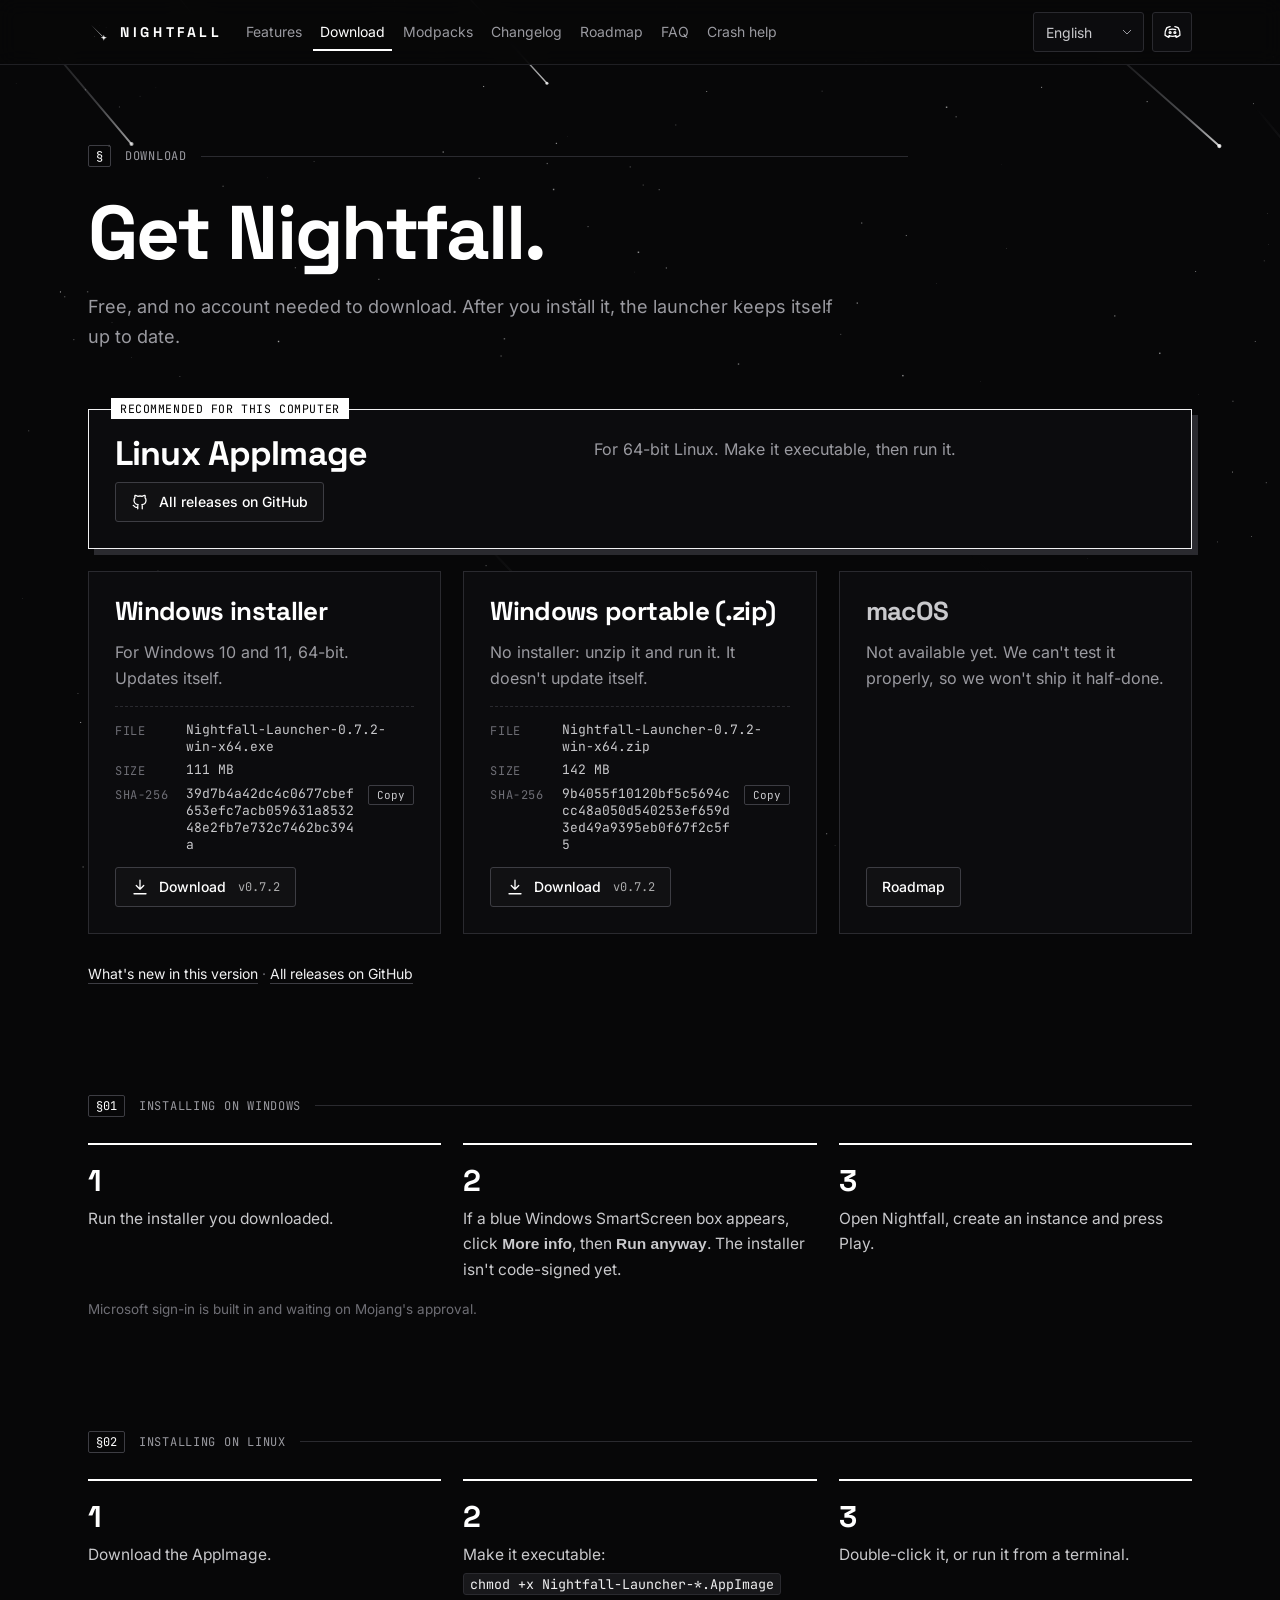
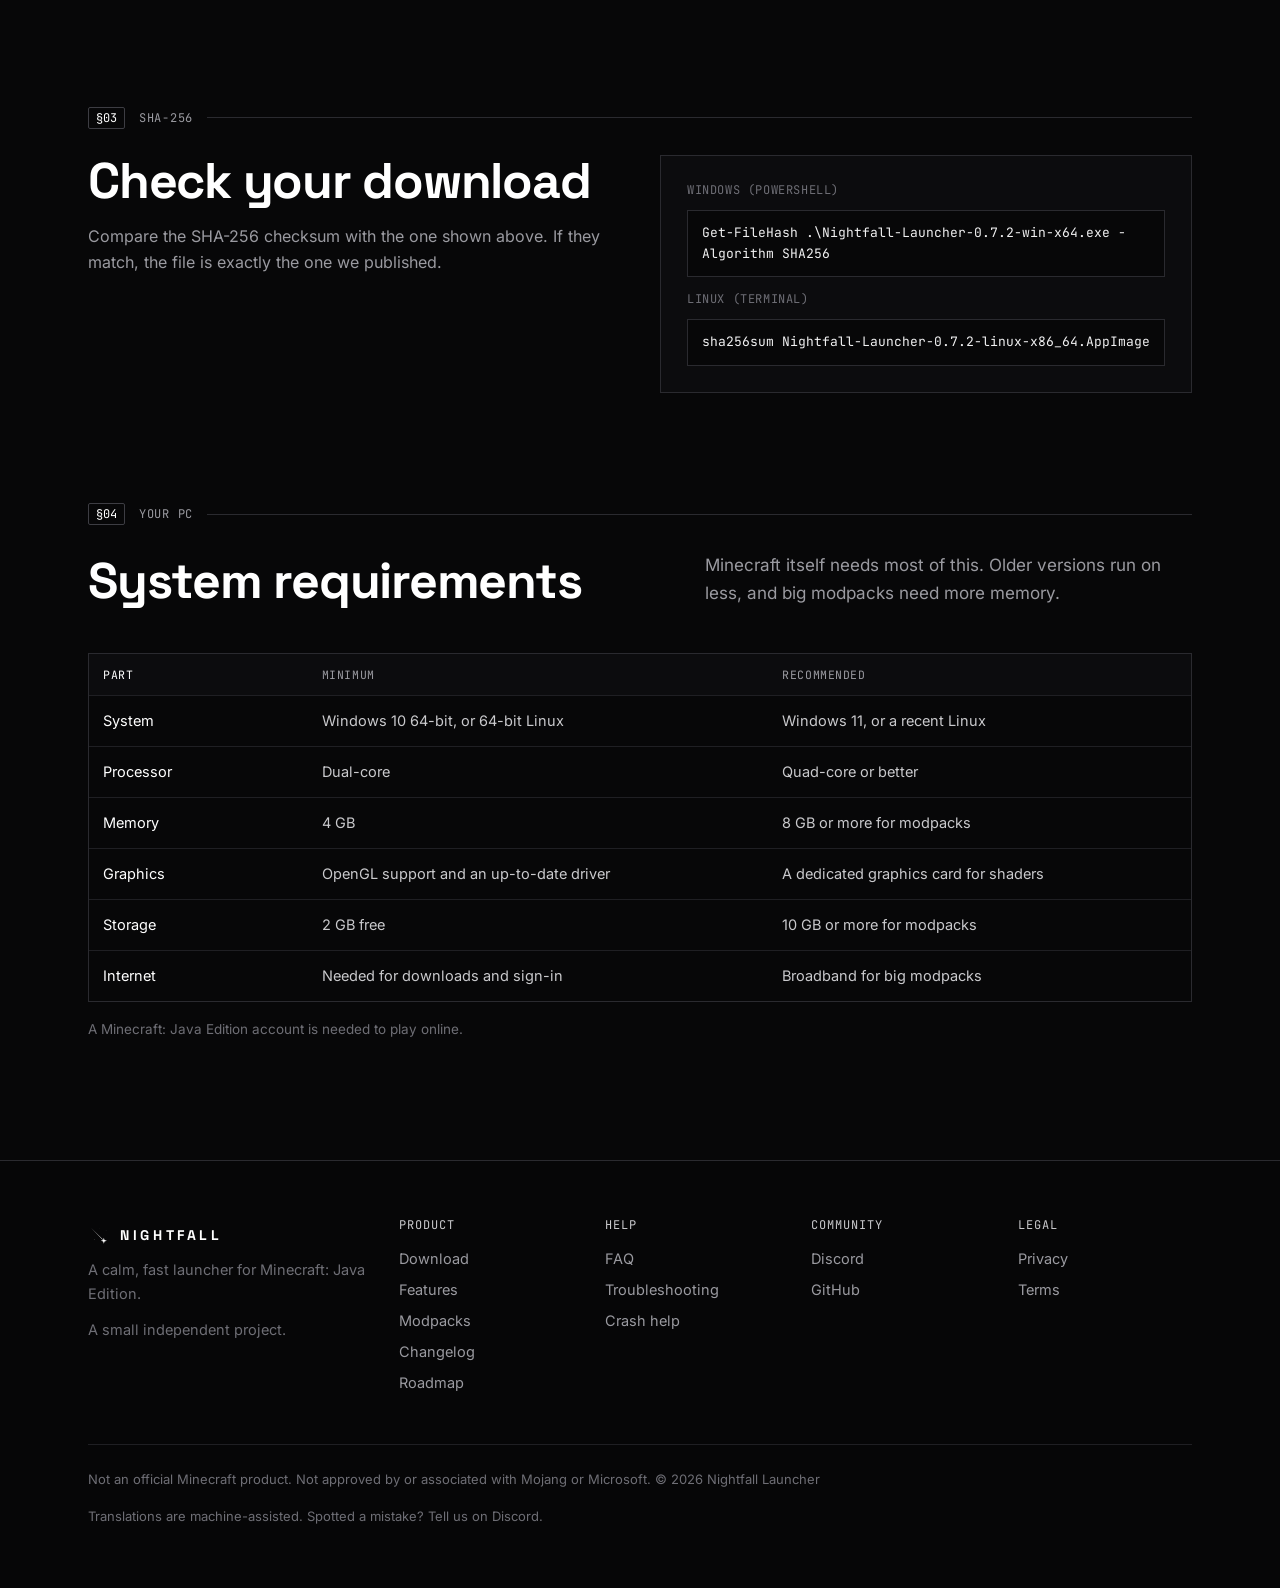
<file: download.html>
<!doctype html>
<html lang="en"><head><meta charset="utf-8"><meta name="viewport" content="width=device-width,initial-scale=1">
<title>Download — Nightfall Launcher</title><meta name="description" content="Nightfall is a free, ad-free Minecraft: Java Edition launcher for Windows and Linux with Modrinth and CurseForge built in, shared mod storage, share codes, an FPS doctor and crash help.">
<meta name="theme-color" content="#070708"><meta name="color-scheme" content="dark">
<link rel="icon" href="assets/star.svg" type="image/svg+xml"><link rel="icon" href="favicon.png" sizes="64x64"><link rel="apple-touch-icon" href="apple-touch-icon.png">
<link rel="preload" href="assets/fonts/space-grotesk-latin-700-normal.woff2" as="font" type="font/woff2" crossorigin>
<link rel="preload" href="assets/fonts/inter-latin-400-normal.woff2" as="font" type="font/woff2" crossorigin>
<link rel="stylesheet" href="site.css?v3">
<meta property="og:title" content="Download — Nightfall Launcher"><meta property="og:description" content="Nightfall is a free, ad-free Minecraft: Java Edition launcher for Windows and Linux with Modrinth and CurseForge built in, shared mod storage, share codes, an FPS doctor and crash help.">
<meta property="og:image" content="https://crackedrolly.github.io/nightfall-launcher/assets/Nightfall-Launcher-Banner.png"><meta property="og:url" content="https://crackedrolly.github.io/nightfall-launcher/download.html"><meta name="twitter:card" content="summary_large_image">
<link rel="alternate" hreflang="en" href="https://crackedrolly.github.io/nightfall-launcher/download.html?lang=en"><link rel="alternate" hreflang="ro" href="https://crackedrolly.github.io/nightfall-launcher/download.html?lang=ro"><link rel="alternate" hreflang="es" href="https://crackedrolly.github.io/nightfall-launcher/download.html?lang=es"><link rel="alternate" hreflang="pt-BR" href="https://crackedrolly.github.io/nightfall-launcher/download.html?lang=pt-BR"><link rel="alternate" hreflang="de" href="https://crackedrolly.github.io/nightfall-launcher/download.html?lang=de"><link rel="alternate" hreflang="fr" href="https://crackedrolly.github.io/nightfall-launcher/download.html?lang=fr"><link rel="alternate" hreflang="it" href="https://crackedrolly.github.io/nightfall-launcher/download.html?lang=it"><link rel="alternate" hreflang="pl" href="https://crackedrolly.github.io/nightfall-launcher/download.html?lang=pl"><link rel="alternate" hreflang="ru" href="https://crackedrolly.github.io/nightfall-launcher/download.html?lang=ru"><link rel="alternate" hreflang="tr" href="https://crackedrolly.github.io/nightfall-launcher/download.html?lang=tr"><link rel="alternate" hreflang="x-default" href="https://crackedrolly.github.io/nightfall-launcher/download.html">
<script src="assets/i18n.js?v3" defer></script></head>
<body data-title-key="">
<a class="skip" href="#main" data-i18n="v3.skip">Skip to content</a><nav id="nav"><div class="w">
<a class="brand" href="./" aria-label="Nightfall home"><img src="assets/star.svg" alt="" width="22" height="22"><span>NIGHTFALL</span></a>
<div class="links" id="links"><a href="features.html" data-i18n="nav.features">Features</a><a href="download.html" data-i18n="nav.download" aria-current="page">Download</a><a href="modpacks.html" data-i18n="nav.modpacks">Modpacks</a><a href="changelog.html" data-i18n="nav.changelog">Changelog</a><a href="roadmap.html" data-i18n="nav.roadmap">Roadmap</a><a href="faq.html" data-i18n="nav.faq">FAQ</a><a href="crash-help.html" data-i18n="nav.crash">Crash help</a></div>
<div class="right">
<label class="lang"><span class="sr" data-i18n="nav.lang">Language</span><select id="lang" aria-label="Language"><option value="en">English</option><option value="ro">Română (Romanian)</option><option value="es">Español (Spanish)</option><option value="pt-BR">Português (Portuguese, Brazil)</option><option value="de">Deutsch (German)</option><option value="fr">Français (French)</option><option value="it">Italiano (Italian)</option><option value="pl">Polski (Polish)</option><option value="ru">Русский (Russian)</option><option value="tr">Türkçe (Turkish)</option></select></label>
<a class="iconbtn" href="https://discord.gg/PGanscBPUt" rel="noopener" aria-label="Discord" title="Discord"><svg viewBox="0 0 24 24" fill="none" stroke="currentColor" stroke-width="1.7" stroke-linecap="round" stroke-linejoin="round" aria-hidden="true"><path d="M8 8.5c2.6-.9 5.4-.9 8 0M7.5 16c2.9 1.2 6.1 1.2 9 0M9 4.5c-1.6.3-3 .8-4.3 1.6C2.8 9.3 2.3 12.4 2.6 15.5c1.5 1.2 3.1 2 4.8 2.5l1-1.8M15 4.5c1.6.3 3 .8 4.3 1.6 1.9 3.2 2.4 6.3 2.1 9.4-1.5 1.2-3.1 2-4.8 2.5l-1-1.8"/><circle cx="9" cy="12" r="1.2"/><circle cx="15" cy="12" r="1.2"/></svg></a>
<button class="iconbtn menu-btn" id="menu" aria-label="Menu" aria-expanded="false" aria-controls="links"><svg viewBox="0 0 24 24" fill="none" stroke="currentColor" stroke-width="1.7" stroke-linecap="round" stroke-linejoin="round" aria-hidden="true"><path d="M4 7h16M4 12h16M4 17h16"/></svg></button>
</div></div></nav><main id="main"><div class="w"><div class="page-hero"><div class="sh rv"><span class="no">§</span><span class="mono" data-i18n="nav.download">Download</span><i></i></div><h1 class="rv" data-i18n="v3.d.title">Get Nightfall.</h1><p data-i18n="v3.d.sub" class="rv">Free, and no account needed to download. After you install it, the launcher keeps itself up to date.</p></div><div class="files" id="files"><article class="file rv" data-kind="win"><span class="badge" hidden data-i18n="v3.d.rec">Recommended for this computer</span><h2 data-i18n="v3.d.win.t">Windows installer</h2><p data-i18n="v3.d.win.d">For Windows 10 and 11, 64-bit. Updates itself.</p><dl><dt data-i18n="v3.d.file">File</dt><dd class="fn">Nightfall-Launcher-0.7.2-win-x64.exe</dd><dt data-i18n="v3.d.size">Size</dt><dd class="sz">111 MB</dd><dt>SHA-256</dt><dd><span class="sha">39d7b4a42dc4c0677cbef653efc7acb059631a853248e2fb7e732c7462bc394a</span><button class="copy" type="button" data-i18n="v3.d.copy" data-done="Copied">Copy</button></dd></dl><div class="act"><a class="btn sm dlb" href="https://github.com/CrackedRolly/nightfall-launcher/releases/download/v0.7.2/Nightfall-Launcher-0.7.2-win-x64.exe"><svg viewBox="0 0 24 24" fill="none" stroke="currentColor" stroke-width="1.7" stroke-linecap="round" stroke-linejoin="round" aria-hidden="true"><path d="M12 3v12m0 0l-5-5m5 5l5-5M4 21h16"/></svg><span data-i18n="v3.d.get">Download</span><span class="sub">v<span class="ver">0.7.2</span></span></a></div></article><article class="file rv" data-kind="linux"><span class="badge" hidden data-i18n="v3.d.rec">Recommended for this computer</span><h2 data-i18n="v3.d.linux.t">Linux AppImage</h2><p data-i18n="v3.d.linux.d">For 64-bit Linux. Make it executable, then run it.</p><div class="act"><a class="btn sm" href="https://github.com/CrackedRolly/nightfall-launcher/releases/latest" rel="noopener"><svg viewBox="0 0 24 24" fill="none" stroke="currentColor" stroke-width="1.7" stroke-linecap="round" stroke-linejoin="round" aria-hidden="true"><path d="M9 19c-4 1.5-4-2-6-2.5M15 21v-3.5c0-1 .1-1.4-.5-2 2.8-.3 5.5-1.4 5.5-6a4.6 4.6 0 0 0-1.3-3.2 4.2 4.2 0 0 0-.1-3.2s-1.1-.3-3.5 1.3a12 12 0 0 0-6.2 0C6.5 2.8 5.4 3.1 5.4 3.1a4.2 4.2 0 0 0-.1 3.2A4.6 4.6 0 0 0 4 9.5c0 4.6 2.7 5.7 5.5 6-.6.6-.6 1.2-.5 2V21"/></svg><span data-i18n="v3.d.all">All releases on GitHub</span></a></div></article><article class="file rv" data-kind="zip"><span class="badge" hidden data-i18n="v3.d.rec">Recommended for this computer</span><h2 data-i18n="v3.d.zip.t">Windows portable (.zip)</h2><p data-i18n="v3.d.zip.d">No installer: unzip it and run it. It doesn't update itself.</p><dl><dt data-i18n="v3.d.file">File</dt><dd class="fn">Nightfall-Launcher-0.7.2-win-x64.zip</dd><dt data-i18n="v3.d.size">Size</dt><dd class="sz">142 MB</dd><dt>SHA-256</dt><dd><span class="sha">9b4055f10120bf5c5694ccc48a050d540253ef659d3ed49a9395eb0f67f2c5f5</span><button class="copy" type="button" data-i18n="v3.d.copy" data-done="Copied">Copy</button></dd></dl><div class="act"><a class="btn sm dlb" href="https://github.com/CrackedRolly/nightfall-launcher/releases/download/v0.7.2/Nightfall-Launcher-0.7.2-win-x64.zip"><svg viewBox="0 0 24 24" fill="none" stroke="currentColor" stroke-width="1.7" stroke-linecap="round" stroke-linejoin="round" aria-hidden="true"><path d="M12 3v12m0 0l-5-5m5 5l5-5M4 21h16"/></svg><span data-i18n="v3.d.get">Download</span><span class="sub">v<span class="ver">0.7.2</span></span></a></div></article><article class="file off rv" data-kind="mac"><h2 data-i18n="v3.d.mac.t">macOS</h2><p data-i18n="v3.d.mac.d">Not available yet. We can't test it properly, so we won't ship it half-done.</p><div class="act"><a class="btn sm" href="roadmap.html" data-i18n="nav.roadmap">Roadmap</a></div></article></div><p class="dstatus" id="dstatus" aria-live="polite"><a class="lnk" href="changelog.html" data-i18n="v3.d.notes">What's new in this version</a> · <a class="lnk" href="https://github.com/CrackedRolly/nightfall-launcher/releases" rel="noopener" data-i18n="v3.d.all">All releases on GitHub</a></p><section id="install"><div class="sh rv"><span class="no">§01</span><span class="mono" data-i18n="v3.d.wsteps.t">Installing on Windows</span><i></i></div><ol class="steps rv"><li data-i18n="v3.d.w1">Run the installer you downloaded.</li><li data-i18n="v3.d.w2">If a blue Windows SmartScreen box appears, click <b>More info</b>, then <b>Run anyway</b>. The installer isn't code-signed yet.</li><li data-i18n="v3.d.w3">Open Nightfall, create an instance and press Play.</li></ol><p class="note" data-i18n="hero.signin">Microsoft sign-in is built in and waiting on Mojang's approval.</p></section><section id="linux"><div class="sh rv"><span class="no">§02</span><span class="mono" data-i18n="v3.d.lsteps.t">Installing on Linux</span><i></i></div><ol class="steps rv"><li data-i18n="v3.d.l1">Download the AppImage.</li><li><span data-i18n="v3.d.l2">Make it executable:</span><br><code>chmod +x Nightfall-Launcher-*.AppImage</code></li><li data-i18n="v3.d.l3">Double-click it, or run it from a terminal.</li></ol></section><section id="verify"><div class="sh rv"><span class="no">§03</span><span class="mono" data-i18n="v3.d.sha">SHA-256</span><i></i></div><div class="twocol"><div class="rv"><h2 data-i18n="v3.d.verify.t">Check your download</h2><p data-i18n="v3.d.verify.d" style="color:var(--dim);margin-top:16px">Compare the SHA-256 checksum with the one shown above. If they match, the file is exactly the one we published.</p></div><div class="box rv"><span class="lbl" style="margin-top:0" data-i18n="v3.d.verify.win">Windows (PowerShell)</span><pre>Get-FileHash .\Nightfall-Launcher-<span class="ver">0.7.2</span>-win-x64.exe -Algorithm SHA256</pre><span class="lbl" data-i18n="v3.d.verify.lin">Linux (terminal)</span><pre>sha256sum Nightfall-Launcher-<span class="ver">0.7.2</span>-linux-x86_64.AppImage</pre></div></div></section><section id="requirements"><div class="sh rv"><span class="no">§04</span><span class="mono" data-i18n="v3.d.pc">Your PC</span><i></i></div><div class="head rv"><h2 data-i18n="v3.req.t">System requirements</h2><p data-i18n="v3.req.sub">Minecraft itself needs most of this. Older versions run on less, and big modpacks need more memory.</p></div><div class="tbl req rv" tabindex="0" role="region" aria-label="System requirements"><table><thead><tr><th scope="col" data-i18n="v3.req.part">Part</th><th scope="col" data-i18n="v3.req.min">Minimum</th><th scope="col" data-i18n="v3.req.rec">Recommended</th></tr></thead><tbody><tr><th scope="row" data-i18n="v3.req.os">System</th><td data-i18n="v3.req.os.min">Windows 10 64-bit, or 64-bit Linux</td><td data-i18n="v3.req.os.rec">Windows 11, or a recent Linux</td></tr><tr><th scope="row" data-i18n="v3.req.cpu">Processor</th><td data-i18n="v3.req.cpu.min">Dual-core</td><td data-i18n="v3.req.cpu.rec">Quad-core or better</td></tr><tr><th scope="row" data-i18n="v3.req.ram">Memory</th><td data-i18n="v3.req.ram.min">4 GB</td><td data-i18n="v3.req.ram.rec">8 GB or more for modpacks</td></tr><tr><th scope="row" data-i18n="v3.req.gpu">Graphics</th><td data-i18n="v3.req.gpu.min">OpenGL support and an up-to-date driver</td><td data-i18n="v3.req.gpu.rec">A dedicated graphics card for shaders</td></tr><tr><th scope="row" data-i18n="v3.req.disk">Storage</th><td data-i18n="v3.req.disk.min">2 GB free</td><td data-i18n="v3.req.disk.rec">10 GB or more for modpacks</td></tr><tr><th scope="row" data-i18n="v3.req.net">Internet</th><td data-i18n="v3.req.net.min">Needed for downloads and sign-in</td><td data-i18n="v3.req.net.rec">Broadband for big modpacks</td></tr></tbody></table></div><p class="note" data-i18n="v3.req.acc">A Minecraft: Java Edition account is needed to play online.</p></section></div></main><footer><div class="w">
<div><a class="brand" href="./"><img src="assets/star.svg" alt="" width="22" height="22"><span>NIGHTFALL</span></a><p data-i18n="foot.tagline">A calm, fast launcher for Minecraft: Java Edition.</p><p data-i18n="v3.foot.made">A small independent project.</p></div>
<div><h4 data-i18n="foot.product">Product</h4><a href="download.html" data-i18n="nav.download">Download</a><a href="features.html" data-i18n="nav.features">Features</a><a href="modpacks.html" data-i18n="nav.modpacks">Modpacks</a><a href="changelog.html" data-i18n="nav.changelog">Changelog</a><a href="roadmap.html" data-i18n="nav.roadmap">Roadmap</a></div>
<div><h4 data-i18n="v3.foot.help">Help</h4><a href="faq.html" data-i18n="nav.faq">FAQ</a><a href="faq.html#troubleshooting" data-i18n="v3.ts.title">Troubleshooting</a><a href="crash-help.html" data-i18n="nav.crash">Crash help</a></div>
<div><h4 data-i18n="foot.community">Community</h4><a href="https://discord.gg/PGanscBPUt" rel="noopener">Discord</a><a href="https://github.com/CrackedRolly/nightfall-launcher" rel="noopener">GitHub</a></div>
<div><h4 data-i18n="foot.legal">Legal</h4><a href="privacy.html" data-i18n="foot.privacy">Privacy</a><a href="terms.html" data-i18n="foot.terms">Terms</a></div>
<div class="fine"><span><span data-i18n="foot.disclaimer">Not an official Minecraft product. Not approved by or associated with Mojang or Microsoft.</span> © 2026 Nightfall Launcher</span><span data-i18n="foot.translated">Translations are machine-assisted. Spotted a mistake? Tell us on Discord.</span></div>
</div></footer>
<div class="lb" id="lb" role="dialog" aria-modal="true" aria-label="Screenshot"><img alt=""></div>
<script src="assets/site.js?v3" defer></script>
<script src="assets/meteors.js?v3" defer></script>
</body></html>
</file>
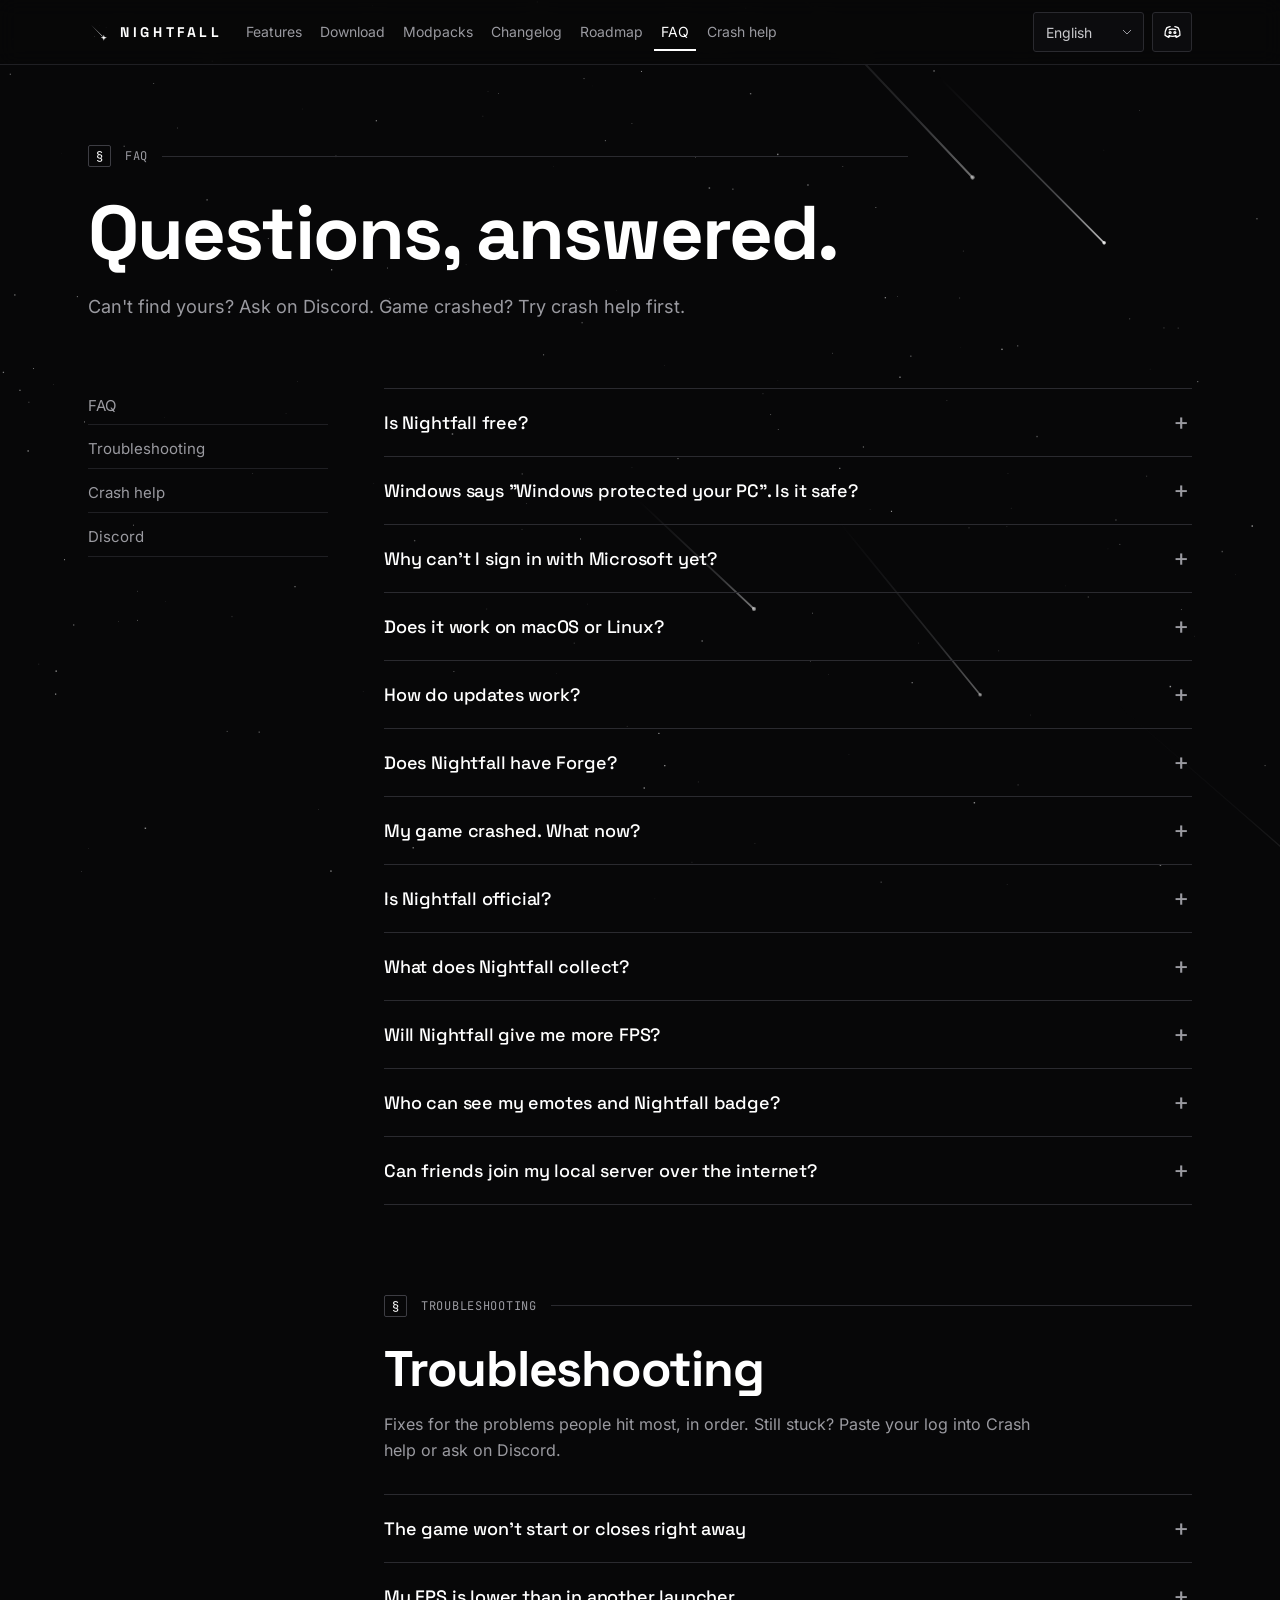
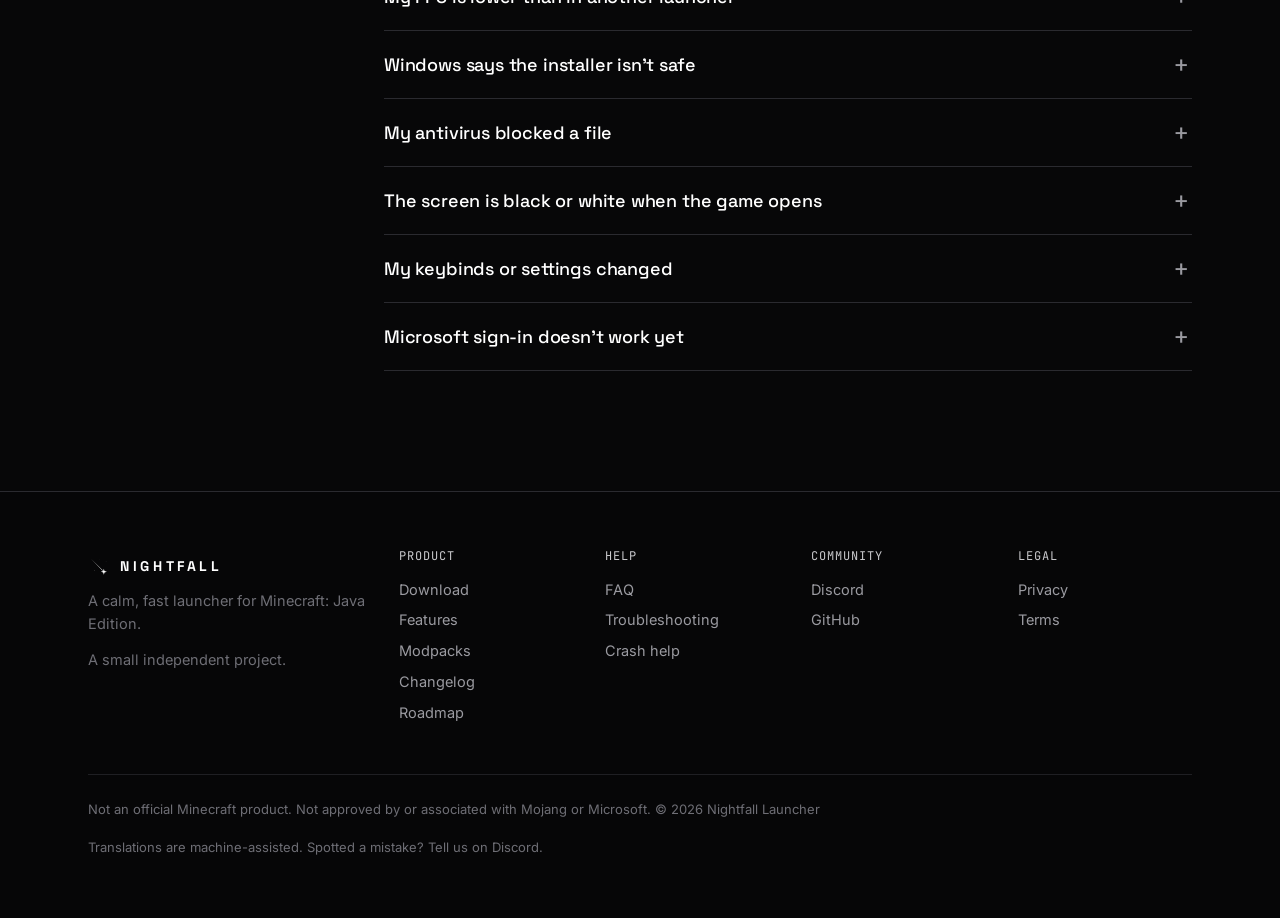
<file: faq.html>
<!doctype html>
<html lang="en"><head><meta charset="utf-8"><meta name="viewport" content="width=device-width,initial-scale=1">
<title>FAQ — Nightfall Launcher</title><meta name="description" content="Nightfall is a free, ad-free Minecraft: Java Edition launcher for Windows and Linux with Modrinth and CurseForge built in, shared mod storage, share codes, an FPS doctor and crash help.">
<meta name="theme-color" content="#070708"><meta name="color-scheme" content="dark">
<link rel="icon" href="assets/star.svg" type="image/svg+xml"><link rel="icon" href="favicon.png" sizes="64x64"><link rel="apple-touch-icon" href="apple-touch-icon.png">
<link rel="preload" href="assets/fonts/space-grotesk-latin-700-normal.woff2" as="font" type="font/woff2" crossorigin>
<link rel="preload" href="assets/fonts/inter-latin-400-normal.woff2" as="font" type="font/woff2" crossorigin>
<link rel="stylesheet" href="site.css?v3">
<meta property="og:title" content="FAQ — Nightfall Launcher"><meta property="og:description" content="Nightfall is a free, ad-free Minecraft: Java Edition launcher for Windows and Linux with Modrinth and CurseForge built in, shared mod storage, share codes, an FPS doctor and crash help.">
<meta property="og:image" content="https://crackedrolly.github.io/nightfall-launcher/assets/Nightfall-Launcher-Banner.png"><meta property="og:url" content="https://crackedrolly.github.io/nightfall-launcher/faq.html"><meta name="twitter:card" content="summary_large_image">
<link rel="alternate" hreflang="en" href="https://crackedrolly.github.io/nightfall-launcher/faq.html?lang=en"><link rel="alternate" hreflang="ro" href="https://crackedrolly.github.io/nightfall-launcher/faq.html?lang=ro"><link rel="alternate" hreflang="es" href="https://crackedrolly.github.io/nightfall-launcher/faq.html?lang=es"><link rel="alternate" hreflang="pt-BR" href="https://crackedrolly.github.io/nightfall-launcher/faq.html?lang=pt-BR"><link rel="alternate" hreflang="de" href="https://crackedrolly.github.io/nightfall-launcher/faq.html?lang=de"><link rel="alternate" hreflang="fr" href="https://crackedrolly.github.io/nightfall-launcher/faq.html?lang=fr"><link rel="alternate" hreflang="it" href="https://crackedrolly.github.io/nightfall-launcher/faq.html?lang=it"><link rel="alternate" hreflang="pl" href="https://crackedrolly.github.io/nightfall-launcher/faq.html?lang=pl"><link rel="alternate" hreflang="ru" href="https://crackedrolly.github.io/nightfall-launcher/faq.html?lang=ru"><link rel="alternate" hreflang="tr" href="https://crackedrolly.github.io/nightfall-launcher/faq.html?lang=tr"><link rel="alternate" hreflang="x-default" href="https://crackedrolly.github.io/nightfall-launcher/faq.html">
<script src="assets/i18n.js?v3" defer></script></head>
<body data-title-key="">
<a class="skip" href="#main" data-i18n="v3.skip">Skip to content</a><nav id="nav"><div class="w">
<a class="brand" href="./" aria-label="Nightfall home"><img src="assets/star.svg" alt="" width="22" height="22"><span>NIGHTFALL</span></a>
<div class="links" id="links"><a href="features.html" data-i18n="nav.features">Features</a><a href="download.html" data-i18n="nav.download">Download</a><a href="modpacks.html" data-i18n="nav.modpacks">Modpacks</a><a href="changelog.html" data-i18n="nav.changelog">Changelog</a><a href="roadmap.html" data-i18n="nav.roadmap">Roadmap</a><a href="faq.html" data-i18n="nav.faq" aria-current="page">FAQ</a><a href="crash-help.html" data-i18n="nav.crash">Crash help</a></div>
<div class="right">
<label class="lang"><span class="sr" data-i18n="nav.lang">Language</span><select id="lang" aria-label="Language"><option value="en">English</option><option value="ro">Română (Romanian)</option><option value="es">Español (Spanish)</option><option value="pt-BR">Português (Portuguese, Brazil)</option><option value="de">Deutsch (German)</option><option value="fr">Français (French)</option><option value="it">Italiano (Italian)</option><option value="pl">Polski (Polish)</option><option value="ru">Русский (Russian)</option><option value="tr">Türkçe (Turkish)</option></select></label>
<a class="iconbtn" href="https://discord.gg/PGanscBPUt" rel="noopener" aria-label="Discord" title="Discord"><svg viewBox="0 0 24 24" fill="none" stroke="currentColor" stroke-width="1.7" stroke-linecap="round" stroke-linejoin="round" aria-hidden="true"><path d="M8 8.5c2.6-.9 5.4-.9 8 0M7.5 16c2.9 1.2 6.1 1.2 9 0M9 4.5c-1.6.3-3 .8-4.3 1.6C2.8 9.3 2.3 12.4 2.6 15.5c1.5 1.2 3.1 2 4.8 2.5l1-1.8M15 4.5c1.6.3 3 .8 4.3 1.6 1.9 3.2 2.4 6.3 2.1 9.4-1.5 1.2-3.1 2-4.8 2.5l-1-1.8"/><circle cx="9" cy="12" r="1.2"/><circle cx="15" cy="12" r="1.2"/></svg></a>
<button class="iconbtn menu-btn" id="menu" aria-label="Menu" aria-expanded="false" aria-controls="links"><svg viewBox="0 0 24 24" fill="none" stroke="currentColor" stroke-width="1.7" stroke-linecap="round" stroke-linejoin="round" aria-hidden="true"><path d="M4 7h16M4 12h16M4 17h16"/></svg></button>
</div></div></nav><main id="main"><div class="w"><div class="page-hero"><div class="sh rv"><span class="no">§</span><span class="mono" data-i18n="faq.kicker">FAQ</span><i></i></div><h1 class="rv" data-i18n="faq.title">Questions, answered.</h1><p data-i18n="faq.sub" class="rv">Can't find yours? Ask on Discord. Game crashed? Try crash help first.</p></div><div class="faqgrid" style="margin-top:56px"><nav class="faqside" aria-label="FAQ"><a href="#questions" data-i18n="faq.kicker">FAQ</a><a href="#troubleshooting" data-i18n="v3.ts.title">Troubleshooting</a><a href="crash-help.html" data-i18n="nav.crash">Crash help</a><a href="https://discord.gg/PGanscBPUt" rel="noopener">Discord</a></nav><div><div id="questions"><div class="faq"><details><summary data-i18n="faq.q1">Is Nightfall free?</summary><div class="a" data-i18n="faq.a1">Yes. Nightfall is free, with no ads and no paid tiers. You still need to own Minecraft: Java Edition to play online.</div></details><details><summary data-i18n="faq.q2">Windows says "Windows protected your PC". Is it safe?</summary><div class="a" data-i18n="faq.a2">The installer isn't code-signed yet, so SmartScreen warns about every new app. Click <b>More info</b>, then <b>Run anyway</b>. Only download Nightfall from this website or the official GitHub releases.</div></details><details><summary data-i18n="faq.q3">Why can't I sign in with Microsoft yet?</summary><div class="a" data-i18n="faq.a3">Sign-in is built, but Minecraft's services only accept a new launcher after Mojang approves it. Everything works as soon as approval comes in.</div></details><details><summary data-i18n="faq.q4">Does it work on macOS or Linux?</summary><div class="a" data-i18n="faq.a4">Linux, yes: there's an AppImage (x86_64) on the download page, though Windows gets the most testing. There's no macOS build yet.</div></details><details><summary data-i18n="faq.q5">How do updates work?</summary><div class="a" data-i18n="faq.a5">Nightfall checks when it starts and every few hours, downloads quietly and shows <b>Update ready</b> with a Restart button. On 0.1.0, install the latest version once by hand.</div></details><details><summary data-i18n="faq.q6">Does Nightfall have Forge?</summary><div class="a" data-i18n="faq.a6">Yes. Fabric, Quilt, Forge and NeoForge all work, plus vanilla, snapshots, old alpha and beta versions and LiteLoader. OptiFine works on Forge.</div></details><details><summary data-i18n="faq.q7">My game crashed. What now?</summary><div class="a" data-i18n="faq.a7">Open <a href="crash-help.html">crash help</a> and paste your log, or use <code>/crash</code> in our Discord. Both match it against over 100 known crashes and tell you the fix.</div></details><details><summary data-i18n="faq.q8">Is Nightfall official?</summary><div class="a" data-i18n="faq.a8">No. Nightfall is an independent project. It isn't an official Minecraft product and isn't approved by or associated with Mojang or Microsoft.</div></details><details><summary data-i18n="faq.q9">What does Nightfall collect?</summary><div class="a" data-i18n="faq.a9">Almost nothing. Your sign-in happens on Microsoft's own page and tokens stay encrypted on your PC. See the <a href="privacy.html">privacy policy</a>.</div></details><details><summary data-i18n="faq.q10">Will Nightfall give me more FPS?</summary><div class="a" data-i18n="faq.a10">Nightfall is built for max FPS: a performance preset, tuned Java flags, and the launcher pauses while you play. Your FPS still depends mostly on your PC, game settings and mods, so we don't promise a number. Run <b>Performance check</b> (Instance → Options) to see which graphics card and memory the game will use.</div></details><details><summary data-i18n="faq.q11">Who can see my emotes and Nightfall badge?</summary><div class="a" data-i18n="faq.a11">Only other Nightfall players, and only once the optional Nightfall online service launches. It's off by default and only shares your Minecraft player ID. Until then, emotes play just for you.</div></details><details><summary data-i18n="faq.q12">Can friends join my local server over the internet?</summary><div class="a" data-i18n="faq.a12">The local server is for your PC and home network (LAN). Friends outside your home can't join it without a server setup of your own.</div></details></div></div><section id="troubleshooting" style="padding-top:90px"><div class="sh rv"><span class="no">§</span><span class="mono" data-i18n="v3.ts.title">Troubleshooting</span><i></i></div><h2 class="rv" data-i18n="v3.ts.title">Troubleshooting</h2><p data-i18n="v3.ts.sub" style="color:var(--dim);margin:16px 0 30px">Fixes for the problems people hit most, in order. Still stuck? Paste your log into Crash help or ask on Discord.</p><div class="faq"><details><summary data-i18n="v3.ts.q1">The game won't start or closes right away</summary><div class="a" data-i18n="v3.ts.a1">Open the instance's console in Nightfall and paste the last lines into <a href="crash-help.html">Crash help</a>. It names the most likely cause. Usually it's a mod made for a different Minecraft version or loader, or a missing dependency.</div></details><details><summary data-i18n="v3.ts.q2">My FPS is lower than in another launcher</summary><div class="a" data-i18n="v3.ts.a2">Run <b>Performance check</b> on the instance. It shows the graphics card, Java and memory the game will use. On a laptop, make sure it shows your dedicated GPU. Then compare the in-game video settings: render distance and VSync matter most. If it still looks wrong, post the screenshot on Discord.</div></details><details><summary data-i18n="v3.ts.q3">Windows says the installer isn't safe</summary><div class="a" data-i18n="v3.ts.a3">The installer isn't code-signed yet, so SmartScreen warns about it. Click <b>More info</b>, then <b>Run anyway</b>. You can check its SHA-256 on the <a href="download.html">download page</a> first.</div></details><details><summary data-i18n="v3.ts.q4">My antivirus blocked a file</summary><div class="a" data-i18n="v3.ts.a4">Some antivirus tools flag new apps that aren't signed. Download only from this site or our GitHub releases and check the SHA-256. If it matches, you can add an exception.</div></details><details><summary data-i18n="v3.ts.q5">The screen is black or white when the game opens</summary><div class="a" data-i18n="v3.ts.a5">Update your graphics driver from your GPU maker's website. If you use shaders, try the instance without them. On a laptop, check which GPU Performance check shows.</div></details><details><summary data-i18n="v3.ts.q6">My keybinds or settings changed</summary><div class="a" data-i18n="v3.ts.a6">Nightfall shares keybinds, controls and audio between instances. An instance can keep its own settings instead: turn that on in the instance's settings. FPS options are never shared.</div></details><details><summary data-i18n="v3.ts.q7">Microsoft sign-in doesn't work yet</summary><div class="a" data-i18n="v3.ts.a7">Sign-in is built into the launcher, but Mojang has to approve Nightfall before it can be used. We'll announce it on Discord as soon as it's approved.</div></details></div></section></div></div></div></main><footer><div class="w">
<div><a class="brand" href="./"><img src="assets/star.svg" alt="" width="22" height="22"><span>NIGHTFALL</span></a><p data-i18n="foot.tagline">A calm, fast launcher for Minecraft: Java Edition.</p><p data-i18n="v3.foot.made">A small independent project.</p></div>
<div><h4 data-i18n="foot.product">Product</h4><a href="download.html" data-i18n="nav.download">Download</a><a href="features.html" data-i18n="nav.features">Features</a><a href="modpacks.html" data-i18n="nav.modpacks">Modpacks</a><a href="changelog.html" data-i18n="nav.changelog">Changelog</a><a href="roadmap.html" data-i18n="nav.roadmap">Roadmap</a></div>
<div><h4 data-i18n="v3.foot.help">Help</h4><a href="faq.html" data-i18n="nav.faq">FAQ</a><a href="faq.html#troubleshooting" data-i18n="v3.ts.title">Troubleshooting</a><a href="crash-help.html" data-i18n="nav.crash">Crash help</a></div>
<div><h4 data-i18n="foot.community">Community</h4><a href="https://discord.gg/PGanscBPUt" rel="noopener">Discord</a><a href="https://github.com/CrackedRolly/nightfall-launcher" rel="noopener">GitHub</a></div>
<div><h4 data-i18n="foot.legal">Legal</h4><a href="privacy.html" data-i18n="foot.privacy">Privacy</a><a href="terms.html" data-i18n="foot.terms">Terms</a></div>
<div class="fine"><span><span data-i18n="foot.disclaimer">Not an official Minecraft product. Not approved by or associated with Mojang or Microsoft.</span> © 2026 Nightfall Launcher</span><span data-i18n="foot.translated">Translations are machine-assisted. Spotted a mistake? Tell us on Discord.</span></div>
</div></footer>
<div class="lb" id="lb" role="dialog" aria-modal="true" aria-label="Screenshot"><img alt=""></div>
<script src="assets/site.js?v3" defer></script>
<script src="assets/meteors.js?v3" defer></script>
</body></html>
</file>
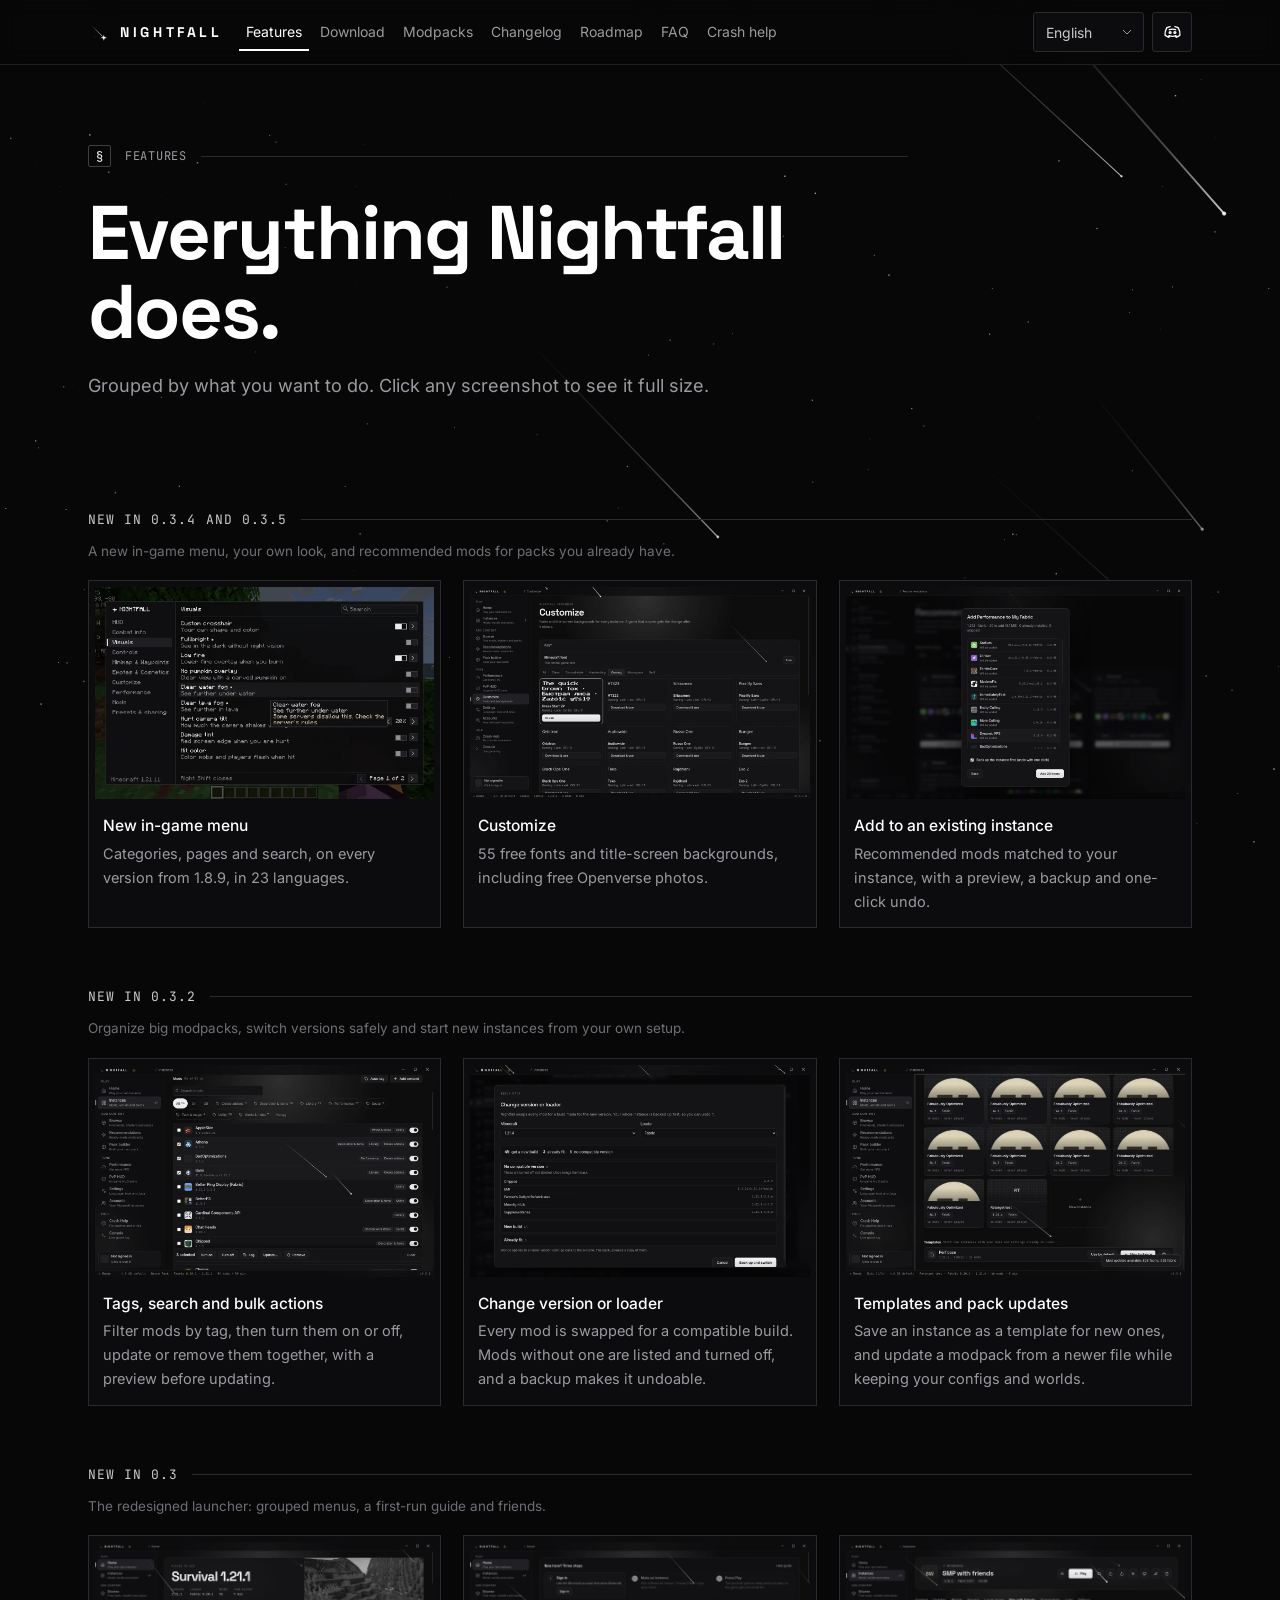
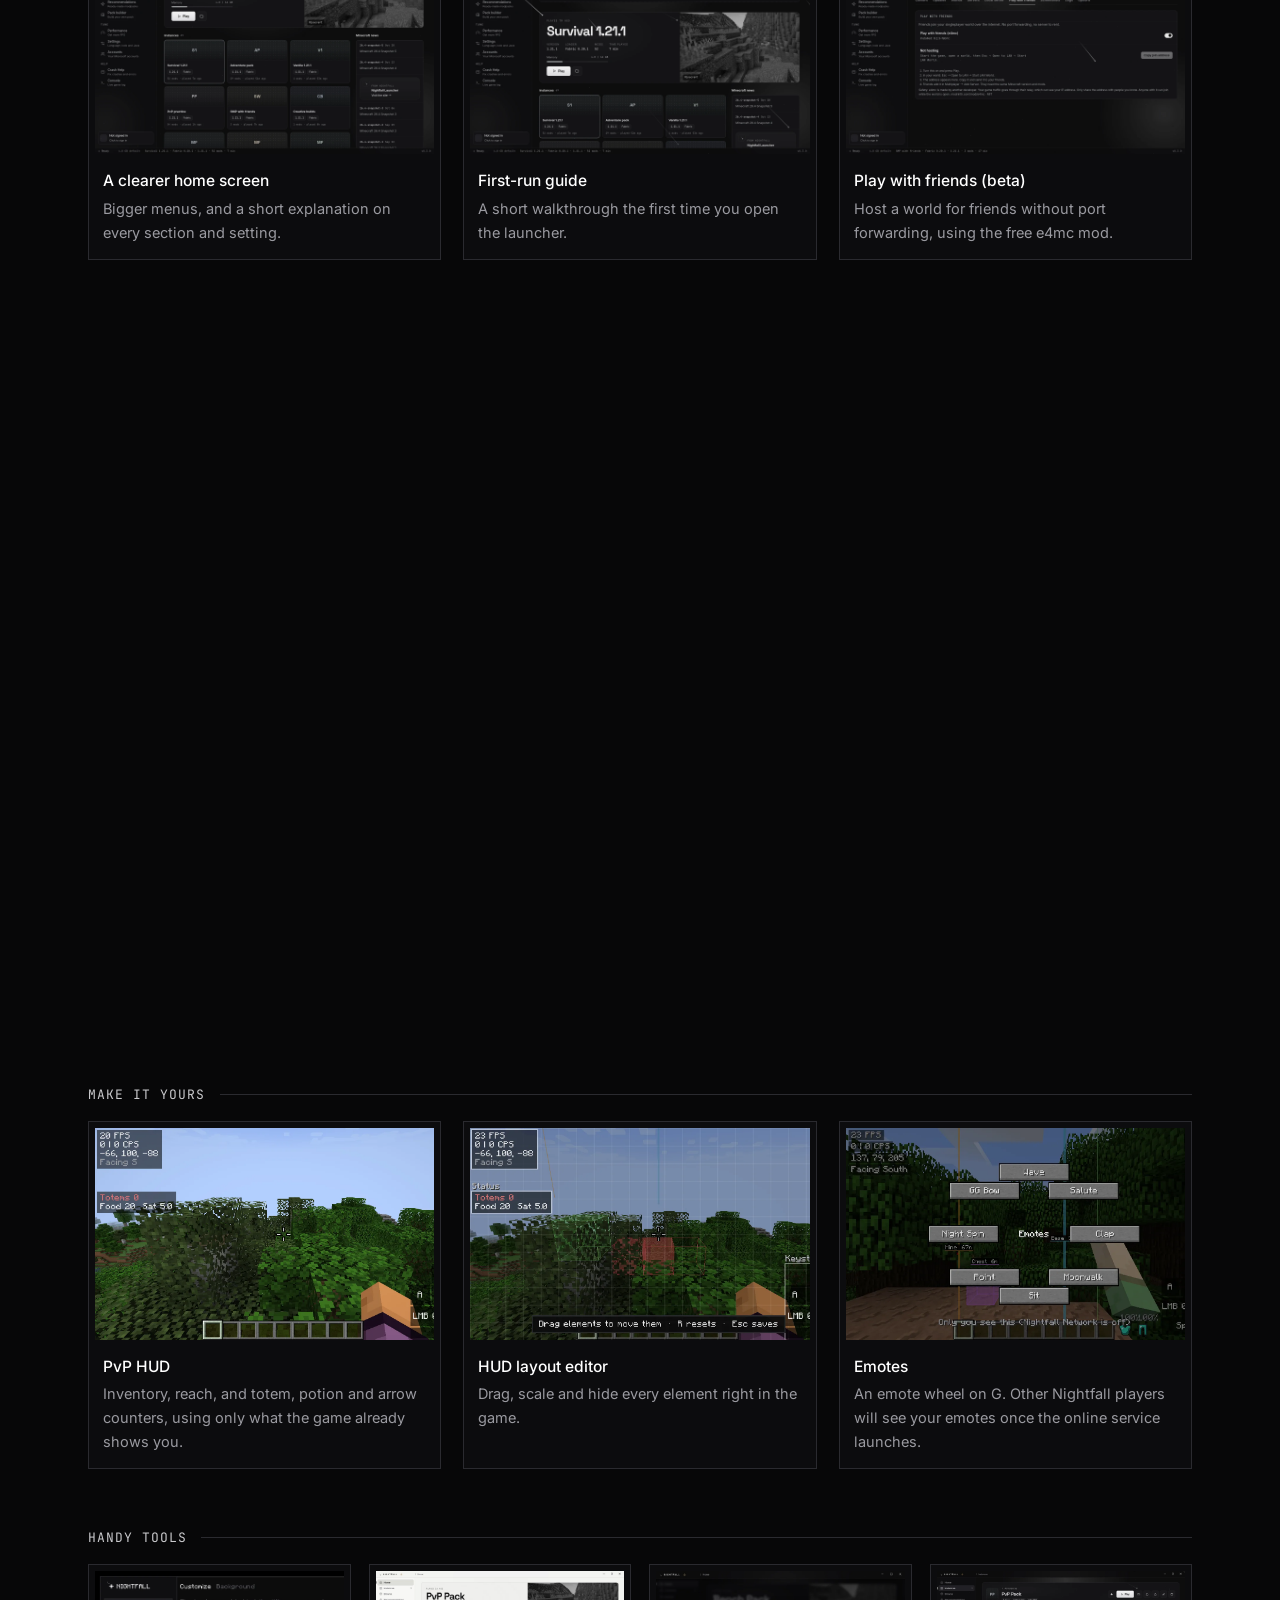
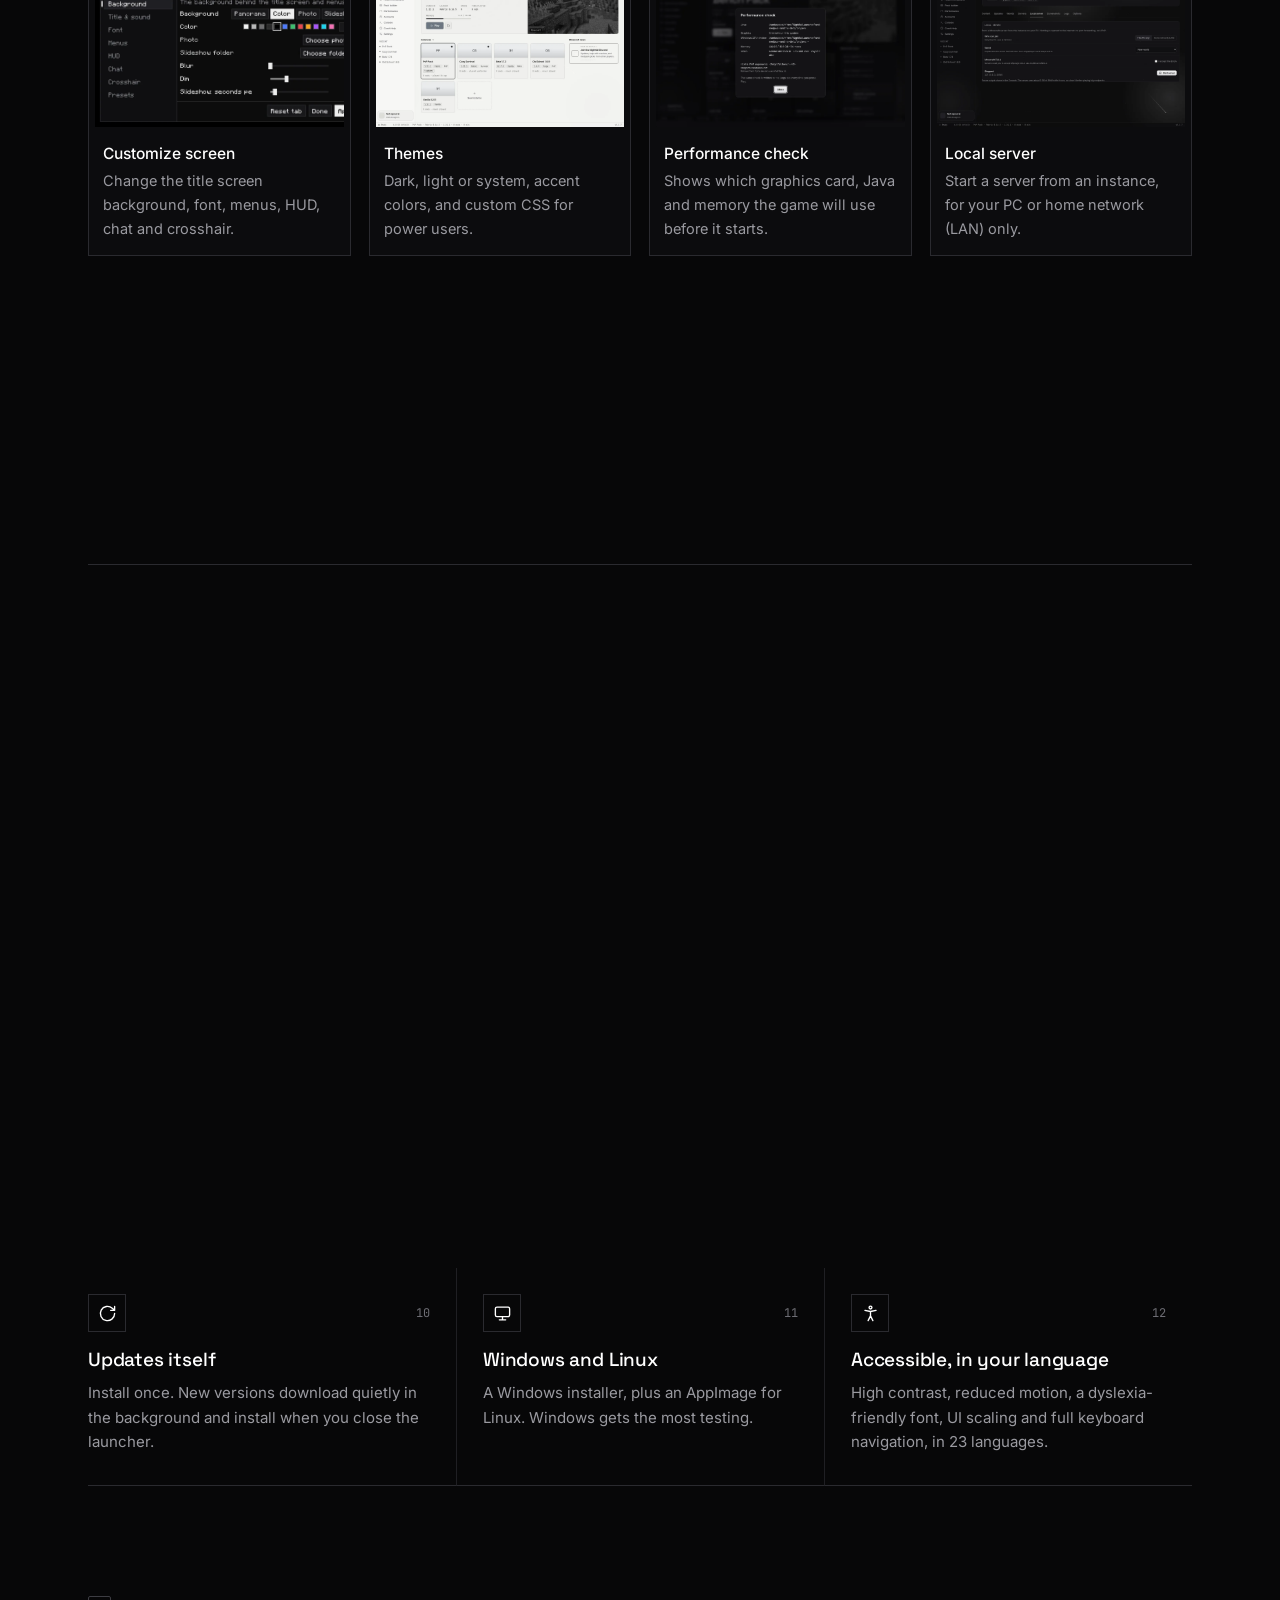
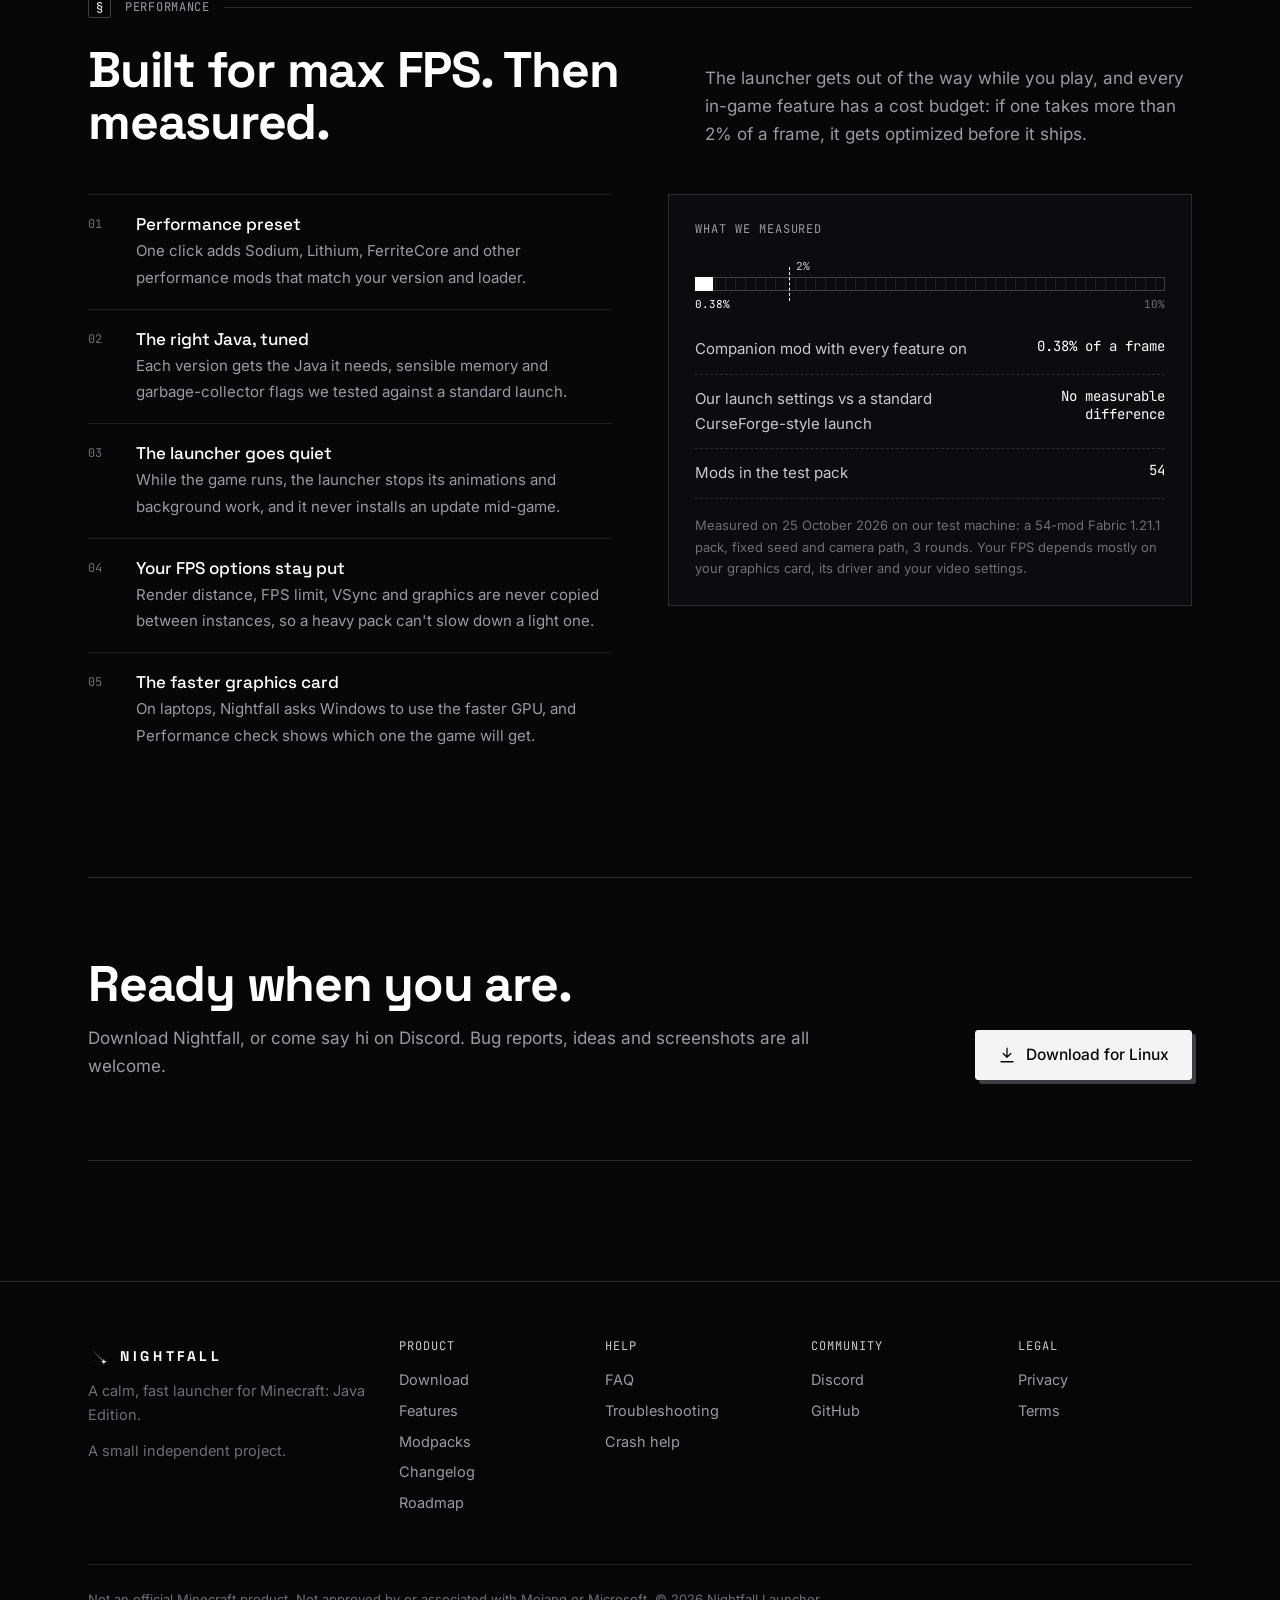
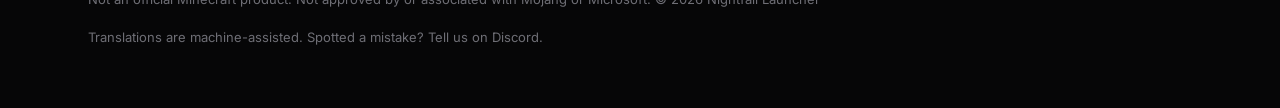
<file: features.html>
<!doctype html>
<html lang="en"><head><meta charset="utf-8"><meta name="viewport" content="width=device-width,initial-scale=1">
<title>Features — Nightfall Launcher</title><meta name="description" content="Nightfall is a free, ad-free Minecraft: Java Edition launcher for Windows and Linux with Modrinth and CurseForge built in, shared mod storage, share codes, an FPS doctor and crash help.">
<meta name="theme-color" content="#070708"><meta name="color-scheme" content="dark">
<link rel="icon" href="assets/star.svg" type="image/svg+xml"><link rel="icon" href="favicon.png" sizes="64x64"><link rel="apple-touch-icon" href="apple-touch-icon.png">
<link rel="preload" href="assets/fonts/space-grotesk-latin-700-normal.woff2" as="font" type="font/woff2" crossorigin>
<link rel="preload" href="assets/fonts/inter-latin-400-normal.woff2" as="font" type="font/woff2" crossorigin>
<link rel="stylesheet" href="site.css?v3">
<meta property="og:title" content="Features — Nightfall Launcher"><meta property="og:description" content="Nightfall is a free, ad-free Minecraft: Java Edition launcher for Windows and Linux with Modrinth and CurseForge built in, shared mod storage, share codes, an FPS doctor and crash help.">
<meta property="og:image" content="https://crackedrolly.github.io/nightfall-launcher/assets/Nightfall-Launcher-Banner.png"><meta property="og:url" content="https://crackedrolly.github.io/nightfall-launcher/features.html"><meta name="twitter:card" content="summary_large_image">
<link rel="alternate" hreflang="en" href="https://crackedrolly.github.io/nightfall-launcher/features.html?lang=en"><link rel="alternate" hreflang="ro" href="https://crackedrolly.github.io/nightfall-launcher/features.html?lang=ro"><link rel="alternate" hreflang="es" href="https://crackedrolly.github.io/nightfall-launcher/features.html?lang=es"><link rel="alternate" hreflang="pt-BR" href="https://crackedrolly.github.io/nightfall-launcher/features.html?lang=pt-BR"><link rel="alternate" hreflang="de" href="https://crackedrolly.github.io/nightfall-launcher/features.html?lang=de"><link rel="alternate" hreflang="fr" href="https://crackedrolly.github.io/nightfall-launcher/features.html?lang=fr"><link rel="alternate" hreflang="it" href="https://crackedrolly.github.io/nightfall-launcher/features.html?lang=it"><link rel="alternate" hreflang="pl" href="https://crackedrolly.github.io/nightfall-launcher/features.html?lang=pl"><link rel="alternate" hreflang="ru" href="https://crackedrolly.github.io/nightfall-launcher/features.html?lang=ru"><link rel="alternate" hreflang="tr" href="https://crackedrolly.github.io/nightfall-launcher/features.html?lang=tr"><link rel="alternate" hreflang="x-default" href="https://crackedrolly.github.io/nightfall-launcher/features.html">
<script src="assets/i18n.js?v3" defer></script></head>
<body data-title-key="">
<a class="skip" href="#main" data-i18n="v3.skip">Skip to content</a><nav id="nav"><div class="w">
<a class="brand" href="./" aria-label="Nightfall home"><img src="assets/star.svg" alt="" width="22" height="22"><span>NIGHTFALL</span></a>
<div class="links" id="links"><a href="features.html" data-i18n="nav.features" aria-current="page">Features</a><a href="download.html" data-i18n="nav.download">Download</a><a href="modpacks.html" data-i18n="nav.modpacks">Modpacks</a><a href="changelog.html" data-i18n="nav.changelog">Changelog</a><a href="roadmap.html" data-i18n="nav.roadmap">Roadmap</a><a href="faq.html" data-i18n="nav.faq">FAQ</a><a href="crash-help.html" data-i18n="nav.crash">Crash help</a></div>
<div class="right">
<label class="lang"><span class="sr" data-i18n="nav.lang">Language</span><select id="lang" aria-label="Language"><option value="en">English</option><option value="ro">Română (Romanian)</option><option value="es">Español (Spanish)</option><option value="pt-BR">Português (Portuguese, Brazil)</option><option value="de">Deutsch (German)</option><option value="fr">Français (French)</option><option value="it">Italiano (Italian)</option><option value="pl">Polski (Polish)</option><option value="ru">Русский (Russian)</option><option value="tr">Türkçe (Turkish)</option></select></label>
<a class="iconbtn" href="https://discord.gg/PGanscBPUt" rel="noopener" aria-label="Discord" title="Discord"><svg viewBox="0 0 24 24" fill="none" stroke="currentColor" stroke-width="1.7" stroke-linecap="round" stroke-linejoin="round" aria-hidden="true"><path d="M8 8.5c2.6-.9 5.4-.9 8 0M7.5 16c2.9 1.2 6.1 1.2 9 0M9 4.5c-1.6.3-3 .8-4.3 1.6C2.8 9.3 2.3 12.4 2.6 15.5c1.5 1.2 3.1 2 4.8 2.5l1-1.8M15 4.5c1.6.3 3 .8 4.3 1.6 1.9 3.2 2.4 6.3 2.1 9.4-1.5 1.2-3.1 2-4.8 2.5l-1-1.8"/><circle cx="9" cy="12" r="1.2"/><circle cx="15" cy="12" r="1.2"/></svg></a>
<button class="iconbtn menu-btn" id="menu" aria-label="Menu" aria-expanded="false" aria-controls="links"><svg viewBox="0 0 24 24" fill="none" stroke="currentColor" stroke-width="1.7" stroke-linecap="round" stroke-linejoin="round" aria-hidden="true"><path d="M4 7h16M4 12h16M4 17h16"/></svg></button>
</div></div></nav><main id="main"><div class="w"><div class="page-hero"><div class="sh rv"><span class="no">§</span><span class="mono" data-i18n="v3.sec.features">Features</span><i></i></div><h1 class="rv" data-i18n="v3.fp.title">Everything Nightfall does.</h1><p data-i18n="v3.fp.sub" class="rv">Grouped by what you want to do. Click any screenshot to see it full size.</p></div><section style="padding-top:40px"><h2 class="tour-h rv" data-i18n="v3.fp.new035">New in 0.3.4 and 0.3.5</h2><p data-i18n="v3.fp.new035sub" class="note rv" style="margin:-6px 0 18px">A new in-game menu, your own look, and recommended mods for packs you already have.</p><div class="strip"><figure class="rv"><img src="assets/shots/035/menu035.webp" loading="lazy" width="1280" height="800" alt="New in-game menu" data-i18n-alt="v3.n.menu035.t"><figcaption><b data-i18n="v3.n.menu035.t">New in-game menu</b><span data-i18n="v3.n.menu035.d">Categories, pages and search, on every version from 1.8.9, in 23 languages.</span></figcaption></figure><figure class="rv"><img src="assets/shots/035/customize035.webp" loading="lazy" width="1280" height="800" alt="Customize" data-i18n-alt="v3.n.customize035.t"><figcaption><b data-i18n="v3.n.customize035.t">Customize</b><span data-i18n="v3.n.customize035.d">55 free fonts and title-screen backgrounds, including free Openverse photos.</span></figcaption></figure><figure class="rv"><img src="assets/shots/035/recsadd.webp" loading="lazy" width="1280" height="800" alt="Add to an existing instance" data-i18n-alt="v3.n.recsadd.t"><figcaption><b data-i18n="v3.n.recsadd.t">Add to an existing instance</b><span data-i18n="v3.n.recsadd.d">Recommended mods matched to your instance, with a preview, a backup and one-click undo.</span></figcaption></figure></div><h2 class="tour-h rv" data-i18n="v3.fp.new032">New in 0.3.2</h2><p data-i18n="v3.fp.new032sub" class="note rv" style="margin:-6px 0 18px">Organize big modpacks, switch versions safely and start new instances from your own setup.</p><div class="strip"><figure class="rv"><img src="assets/shots/032/mods.webp" loading="lazy" width="1280" height="800" alt="Tags, search and bulk actions" data-i18n-alt="v3.n.mods.t"><figcaption><b data-i18n="v3.n.mods.t">Tags, search and bulk actions</b><span data-i18n="v3.n.mods.d">Filter mods by tag, then turn them on or off, update or remove them together, with a preview before updating.</span></figcaption></figure><figure class="rv"><img src="assets/shots/032/version.webp" loading="lazy" width="1280" height="800" alt="Change version or loader" data-i18n-alt="v3.n.version.t"><figcaption><b data-i18n="v3.n.version.t">Change version or loader</b><span data-i18n="v3.n.version.d">Every mod is swapped for a compatible build. Mods without one are listed and turned off, and a backup makes it undoable.</span></figcaption></figure><figure class="rv"><img src="assets/shots/032/templates.webp" loading="lazy" width="1280" height="800" alt="Templates and pack updates" data-i18n-alt="v3.n.templates.t"><figcaption><b data-i18n="v3.n.templates.t">Templates and pack updates</b><span data-i18n="v3.n.templates.d">Save an instance as a template for new ones, and update a modpack from a newer file while keeping your configs and worlds.</span></figcaption></figure></div><h2 class="tour-h rv" data-i18n="v3.fp.new">New in 0.3</h2><p data-i18n="v3.fp.newsub" class="note rv" style="margin:-6px 0 18px">The redesigned launcher: grouped menus, a first-run guide and friends.</p><div class="strip"><figure class="rv"><img src="assets/shots/030/home.webp" loading="lazy" width="1440" height="900" alt="A clearer home screen" data-i18n-alt="v3.n.home.t"><figcaption><b data-i18n="v3.n.home.t">A clearer home screen</b><span data-i18n="v3.n.home.d">Bigger menus, and a short explanation on every section and setting.</span></figcaption></figure><figure class="rv"><img src="assets/shots/030/guide.webp" loading="lazy" width="1440" height="900" alt="First-run guide" data-i18n-alt="v3.n.guide.t"><figcaption><b data-i18n="v3.n.guide.t">First-run guide</b><span data-i18n="v3.n.guide.d">A short walkthrough the first time you open the launcher.</span></figcaption></figure><figure class="rv"><img src="assets/shots/030/friends.webp" loading="lazy" width="1440" height="900" alt="Play with friends (beta)" data-i18n-alt="v3.n.friends.t"><figcaption><b data-i18n="v3.n.friends.t">Play with friends (beta)</b><span data-i18n="v3.n.friends.d">Host a world for friends without port forwarding, using the free e4mc mod.</span></figcaption></figure></div><h2 class="tour-h rv" data-i18n="tour.g1">Modpacks without the mess</h2><div class="strip"><figure class="rv"><img src="assets/shots/tour/import.webp" loading="lazy" width="1440" height="900" alt="Import from other launchers" data-i18n-alt="tour.import.t"><figcaption><b data-i18n="tour.import.t">Import from other launchers</b><span data-i18n="tour.import.d">Pick a launcher and Nightfall finds its instances.</span></figcaption></figure><figure class="rv"><img src="assets/shots/tour/share.webp" loading="lazy" width="1440" height="900" alt="Share codes and QR" data-i18n-alt="tour.share.t"><figcaption><b data-i18n="tour.share.t">Share codes and QR</b><span data-i18n="tour.share.d">One code or QR gives a friend your exact setup.</span></figcaption></figure><figure class="rv"><img src="assets/shots/tour/builder.webp" loading="lazy" width="1440" height="900" alt="Pack builder" data-i18n-alt="tour.builder.t"><figcaption><b data-i18n="tour.builder.t">Pack builder</b><span data-i18n="tour.builder.d">Choose what you want and it builds a compatible mod list from Modrinth.</span></figcaption></figure><figure class="rv"><img src="assets/shots/tour/optimize.webp" loading="lazy" width="1440" height="900" alt="Optimize for my PC" data-i18n-alt="tour.optimize.t"><figcaption><b data-i18n="tour.optimize.t">Optimize for my PC</b><span data-i18n="tour.optimize.d">Suggests performance mods, memory and Java flags for your hardware.</span></figcaption></figure><figure class="rv"><img src="assets/shots/tour/conflicts.webp" loading="lazy" width="1440" height="900" alt="Conflict warnings" data-i18n-alt="tour.conflicts.t"><figcaption><b data-i18n="tour.conflicts.t">Conflict warnings</b><span data-i18n="tour.conflicts.d">Known conflicts and missing dependencies are flagged before you play.</span></figcaption></figure><figure class="rv"><img src="assets/shots/tour/modmap.webp" loading="lazy" width="1440" height="900" alt="Mod map" data-i18n-alt="tour.modmap.t"><figcaption><b data-i18n="tour.modmap.t">Mod map</b><span data-i18n="tour.modmap.d">See which mods depend on which, and what is optional.</span></figcaption></figure></div><h2 class="tour-h rv" data-i18n="tour.g2">Make it yours</h2><div class="strip"><figure class="rv"><img src="assets/shots/tour/pvphud.webp" loading="lazy" width="1440" height="900" alt="PvP HUD" data-i18n-alt="tour.pvphud.t"><figcaption><b data-i18n="tour.pvphud.t">PvP HUD</b><span data-i18n="tour.pvphud.d">Inventory, reach, and totem, potion and arrow counters, using only what the game already shows you.</span></figcaption></figure><figure class="rv"><img src="assets/shots/tour/hudeditor.webp" loading="lazy" width="1440" height="900" alt="HUD layout editor" data-i18n-alt="tour.hudeditor.t"><figcaption><b data-i18n="tour.hudeditor.t">HUD layout editor</b><span data-i18n="tour.hudeditor.d">Drag, scale and hide every element right in the game.</span></figcaption></figure><figure class="rv"><img src="assets/shots/tour/emotes.webp" loading="lazy" width="1440" height="900" alt="Emotes" data-i18n-alt="tour.emotes.t"><figcaption><b data-i18n="tour.emotes.t">Emotes</b><span data-i18n="tour.emotes.d">An emote wheel on G. Other Nightfall players will see your emotes once the online service launches.</span></figcaption></figure></div><h2 class="tour-h rv" data-i18n="tour.g3">Handy tools</h2><div class="strip s4"><figure class="rv"><img src="assets/shots/tour/customize.webp" loading="lazy" width="1440" height="900" alt="Customize screen" data-i18n-alt="tour.customize.t"><figcaption><b data-i18n="tour.customize.t">Customize screen</b><span data-i18n="tour.customize.d">Change the title screen background, font, menus, HUD, chat and crosshair.</span></figcaption></figure><figure class="rv"><img src="assets/shots/tour/themes.webp" loading="lazy" width="1440" height="900" alt="Themes" data-i18n-alt="tour.themes.t"><figcaption><b data-i18n="tour.themes.t">Themes</b><span data-i18n="tour.themes.d">Dark, light or system, accent colors, and custom CSS for power users.</span></figcaption></figure><figure class="rv"><img src="assets/shots/tour/perfcheck.webp" loading="lazy" width="1440" height="900" alt="Performance check" data-i18n-alt="tour.perfcheck.t"><figcaption><b data-i18n="tour.perfcheck.t">Performance check</b><span data-i18n="tour.perfcheck.d">Shows which graphics card, Java and memory the game will use before it starts.</span></figcaption></figure><figure class="rv"><img src="assets/shots/tour/server.webp" loading="lazy" width="1440" height="900" alt="Local server" data-i18n-alt="tour.server.t"><figcaption><b data-i18n="tour.server.t">Local server</b><span data-i18n="tour.server.d">Start a server from an instance, for your PC or home network (LAN) only.</span></figcaption></figure></div></section><section><div class="sh rv"><span class="no">§</span><span class="mono" data-i18n="feat.kicker">Features</span><i></i></div><div class="head rv"><h2 data-i18n="v3.feat.title">Twelve things it does well.</h2><p data-i18n="v3.feat.sub">Each one can be switched off, and none of them runs in the background while you play.</p></div><div class="flist"><div class="fi rv"><div class="hd"><span class="ic"><svg viewBox="0 0 24 24" fill="none" stroke="currentColor" stroke-width="1.7" stroke-linecap="round" stroke-linejoin="round" aria-hidden="true"><path d="M13 2L4 14h7l-1 8 9-12h-7z"/></svg></span><span class="n">01</span></div><h3 data-i18n="feat.perf.t">Built for max FPS</h3><p data-i18n="feat.perf.d">A performance preset matched to your version (Sodium, Lithium, FerriteCore and more), tuned Java flags, and the launcher pauses itself while you play.</p></div><div class="fi rv"><div class="hd"><span class="ic"><svg viewBox="0 0 24 24" fill="none" stroke="currentColor" stroke-width="1.7" stroke-linecap="round" stroke-linejoin="round" aria-hidden="true"><circle cx="12" cy="12" r="9"/><path d="M12 3a9 9 0 0 1 0 18M3 12h18"/></svg></span><span class="n">02</span></div><h3 data-i18n="feat.modrinth.t">Modrinth and CurseForge</h3><p data-i18n="feat.modrinth.d">Search mods, modpacks, shaders, resource packs and datapacks. Dependencies install themselves, and .mrpack and CurseForge .zip packs import.</p></div><div class="fi rv"><div class="hd"><span class="ic"><svg viewBox="0 0 24 24" fill="none" stroke="currentColor" stroke-width="1.7" stroke-linecap="round" stroke-linejoin="round" aria-hidden="true"><ellipse cx="12" cy="5" rx="8" ry="3"/><path d="M4 5v14c0 1.7 3.6 3 8 3s8-1.3 8-3V5M4 12c0 1.7 3.6 3 8 3s8-1.3 8-3"/></svg></span><span class="n">03</span></div><h3 data-i18n="feat.storage.t">Shared mod storage</h3><p data-i18n="feat.storage.d">Every mod, resource pack and shader is stored once and linked into each instance that uses it. Ten packs with Sodium keep one copy.</p></div><div class="fi rv"><div class="hd"><span class="ic"><svg viewBox="0 0 24 24" fill="none" stroke="currentColor" stroke-width="1.7" stroke-linecap="round" stroke-linejoin="round" aria-hidden="true"><rect x="3" y="3" width="7" height="7" rx="1"/><rect x="14" y="3" width="7" height="7" rx="1"/><rect x="3" y="14" width="7" height="7" rx="1"/><path d="M14 14h3v3M21 14v.01M17 21h4v-4M14 21v-3"/></svg></span><span class="n">04</span></div><h3 data-i18n="feat.share.t">Share codes and QR</h3><p data-i18n="feat.share.d">Turn an instance into an NF1 code or a QR code. A friend pastes it and gets the same version, loader and mods.</p></div><div class="fi rv"><div class="hd"><span class="ic"><svg viewBox="0 0 24 24" fill="none" stroke="currentColor" stroke-width="1.7" stroke-linecap="round" stroke-linejoin="round" aria-hidden="true"><path d="M12 3v12m0 0l-4-4m4 4l4-4"/><path d="M4 15v4a2 2 0 0 0 2 2h12a2 2 0 0 0 2-2v-4"/></svg></span><span class="n">05</span></div><h3 data-i18n="feat.import.t">Import from other launchers</h3><p data-i18n="feat.import.d">Bring your instances over from Prism, MultiMC, CurseForge, the Modrinth App, ATLauncher, GDLauncher and more.</p></div><div class="fi rv"><div class="hd"><span class="ic"><svg viewBox="0 0 24 24" fill="none" stroke="currentColor" stroke-width="1.7" stroke-linecap="round" stroke-linejoin="round" aria-hidden="true"><path d="M12 2l9 5-9 5-9-5z"/><path d="M3 12l9 5 9-5M3 17l9 5 9-5"/></svg></span><span class="n">06</span></div><h3 data-i18n="feat.loaders.t">Every loader you need</h3><p data-i18n="feat.loaders.d">Vanilla, snapshots, Fabric, Quilt, Forge and NeoForge, plus old alpha and beta versions and LiteLoader, each with the right Java.</p></div><div class="fi rv"><div class="hd"><span class="ic"><svg viewBox="0 0 24 24" fill="none" stroke="currentColor" stroke-width="1.7" stroke-linecap="round" stroke-linejoin="round" aria-hidden="true"><rect x="2" y="7" width="20" height="10" rx="5"/><circle cx="16" cy="12" r="3"/></svg></span><span class="n">07</span></div><h3 data-i18n="feat.toggle.t">Mod toggle in the game</h3><p data-i18n="feat.toggle.d">Press the N button on the title screen, switch mods on or off, then Apply & Restart. You're back in a few seconds.</p></div><div class="fi rv"><div class="hd"><span class="ic"><svg viewBox="0 0 24 24" fill="none" stroke="currentColor" stroke-width="1.7" stroke-linecap="round" stroke-linejoin="round" aria-hidden="true"><path d="M12 3l10 18H2z"/><path d="M12 10v5M12 18v.01"/></svg></span><span class="n">08</span></div><h3 data-i18n="feat.crash.t">Crash help that explains</h3><p data-i18n="feat.crash.d">114 known crashes explained in plain words, with fixes in order. The crash checker also names the mod most likely to blame.</p></div><div class="fi rv"><div class="hd"><span class="ic"><svg viewBox="0 0 24 24" fill="none" stroke="currentColor" stroke-width="1.7" stroke-linecap="round" stroke-linejoin="round" aria-hidden="true"><path d="M4 6h16M4 12h10M4 18h6"/><circle cx="18" cy="16" r="3"/></svg></span><span class="n">09</span></div><h3 data-i18n="feat.shared.t">Shared game settings</h3><p data-i18n="feat.shared.d">Keybinds, controls and audio follow you across instances. FPS options like render distance stay with each pack, and any pack can keep its own settings.</p></div><div class="fi rv"><div class="hd"><span class="ic"><svg viewBox="0 0 24 24" fill="none" stroke="currentColor" stroke-width="1.7" stroke-linecap="round" stroke-linejoin="round" aria-hidden="true"><path d="M21 12a9 9 0 1 1-3-6.7L21 8M21 3v5h-5"/></svg></span><span class="n">10</span></div><h3 data-i18n="feat.update.t">Updates itself</h3><p data-i18n="feat.update.d">Install once. New versions download quietly in the background and install when you close the launcher.</p></div><div class="fi rv"><div class="hd"><span class="ic"><svg viewBox="0 0 24 24" fill="none" stroke="currentColor" stroke-width="1.7" stroke-linecap="round" stroke-linejoin="round" aria-hidden="true"><rect x="3" y="4" width="18" height="12" rx="2"/><path d="M8 20h8M12 16v4"/></svg></span><span class="n">11</span></div><h3 data-i18n="feat.linux.t">Windows and Linux</h3><p data-i18n="feat.linux.d">A Windows installer, plus an AppImage for Linux. Windows gets the most testing.</p></div><div class="fi rv"><div class="hd"><span class="ic"><svg viewBox="0 0 24 24" fill="none" stroke="currentColor" stroke-width="1.7" stroke-linecap="round" stroke-linejoin="round" aria-hidden="true"><circle cx="12" cy="4.5" r="1.8"/><path d="M5 8l7 1.5L19 8M12 9.5V15l-3 6M12 15l3 6"/></svg></span><span class="n">12</span></div><h3 data-i18n="feat.access.t">Accessible, in your language</h3><p data-i18n="feat.access.d">High contrast, reduced motion, a dyslexia-friendly font, UI scaling and full keyboard navigation, in 23 languages.</p></div></div></section></div><section id="fps"><div class="w"><div class="sh rv"><span class="no">§</span><span class="mono" data-i18n="v3.sec.fps">Performance</span><i></i></div><div class="head rv"><h2 data-i18n="v3.fps.title">Built for max FPS. Then measured.</h2><p data-i18n="v3.fps.lead">The launcher gets out of the way while you play, and every in-game feature has a cost budget: if one takes more than 2% of a frame, it gets optimized before it ships.</p></div>
<div class="fps"><ol class="plist rv"><li><b data-i18n="v3.fps.p1.t">Performance preset</b><span data-i18n="v3.fps.p1.d">One click adds Sodium, Lithium, FerriteCore and other performance mods that match your version and loader.</span></li><li><b data-i18n="v3.fps.p2.t">The right Java, tuned</b><span data-i18n="v3.fps.p2.d">Each version gets the Java it needs, sensible memory and garbage-collector flags we tested against a standard launch.</span></li><li><b data-i18n="v3.fps.p3.t">The launcher goes quiet</b><span data-i18n="v3.fps.p3.d">While the game runs, the launcher stops its animations and background work, and it never installs an update mid-game.</span></li><li><b data-i18n="v3.fps.p4.t">Your FPS options stay put</b><span data-i18n="v3.fps.p4.d">Render distance, FPS limit, VSync and graphics are never copied between instances, so a heavy pack can't slow down a light one.</span></li><li><b data-i18n="v3.fps.p5.t">The faster graphics card</b><span data-i18n="v3.fps.p5.d">On laptops, Nightfall asks Windows to use the faster GPU, and Performance check shows which one the game will get.</span></li></ol>
<div class="lab rv"><h3 data-i18n="v3.fps.m.title">What we measured</h3>
<div class="ruler" aria-hidden="true"><div class="track"></div><div class="used"></div><div class="budget"><span>2%</span></div><span class="usedl">0.38%</span><span class="end">10%</span></div>
<div class="row"><span data-i18n="v3.fps.m1">Companion mod with every feature on</span><b data-i18n="v3.fps.m1v">0.38% of a frame</b></div>
<div class="row"><span data-i18n="v3.fps.m2">Our launch settings vs a standard CurseForge-style launch</span><b data-i18n="v3.fps.m2v">No measurable difference</b></div>
<div class="row"><span data-i18n="v3.fps.m3">Mods in the test pack</span><b>54</b></div>
<p class="note" data-i18n="v3.fps.note">Measured on 25 October 2026 on our test machine: a 54-mod Fabric 1.21.1 pack, fixed seed and camera path, 3 rounds. Your FPS depends mostly on your graphics card, its driver and your video settings.</p></div></div></div></section><section><div class="w"><div class="band rv"><div><h2 data-i18n="band.title">Ready when you are.</h2><p data-i18n="band.text">Download Nightfall, or come say hi on Discord. Bug reports, ideas and screenshots are all welcome.</p></div>
<div class="cta"><a class="btn primary dl-main" href="https://github.com/CrackedRolly/nightfall-launcher/releases/download/v0.7.2/Nightfall-Launcher-0.7.2-win-x64.exe"><svg viewBox="0 0 24 24" fill="none" stroke="currentColor" stroke-width="1.7" stroke-linecap="round" stroke-linejoin="round" aria-hidden="true"><path d="M12 3v12m0 0l-5-5m5 5l5-5M4 21h16"/></svg><span class="os-win" data-i18n="v3.dl.win">Download for Windows</span><span class="os-linux" data-i18n="v3.dl.linux" hidden>Download for Linux</span></a></div></div></div></section></main><footer><div class="w">
<div><a class="brand" href="./"><img src="assets/star.svg" alt="" width="22" height="22"><span>NIGHTFALL</span></a><p data-i18n="foot.tagline">A calm, fast launcher for Minecraft: Java Edition.</p><p data-i18n="v3.foot.made">A small independent project.</p></div>
<div><h4 data-i18n="foot.product">Product</h4><a href="download.html" data-i18n="nav.download">Download</a><a href="features.html" data-i18n="nav.features">Features</a><a href="modpacks.html" data-i18n="nav.modpacks">Modpacks</a><a href="changelog.html" data-i18n="nav.changelog">Changelog</a><a href="roadmap.html" data-i18n="nav.roadmap">Roadmap</a></div>
<div><h4 data-i18n="v3.foot.help">Help</h4><a href="faq.html" data-i18n="nav.faq">FAQ</a><a href="faq.html#troubleshooting" data-i18n="v3.ts.title">Troubleshooting</a><a href="crash-help.html" data-i18n="nav.crash">Crash help</a></div>
<div><h4 data-i18n="foot.community">Community</h4><a href="https://discord.gg/PGanscBPUt" rel="noopener">Discord</a><a href="https://github.com/CrackedRolly/nightfall-launcher" rel="noopener">GitHub</a></div>
<div><h4 data-i18n="foot.legal">Legal</h4><a href="privacy.html" data-i18n="foot.privacy">Privacy</a><a href="terms.html" data-i18n="foot.terms">Terms</a></div>
<div class="fine"><span><span data-i18n="foot.disclaimer">Not an official Minecraft product. Not approved by or associated with Mojang or Microsoft.</span> © 2026 Nightfall Launcher</span><span data-i18n="foot.translated">Translations are machine-assisted. Spotted a mistake? Tell us on Discord.</span></div>
</div></footer>
<div class="lb" id="lb" role="dialog" aria-modal="true" aria-label="Screenshot"><img alt=""></div>
<script src="assets/site.js?v3" defer></script>
<script src="assets/meteors.js?v3" defer></script>
</body></html>
</file>
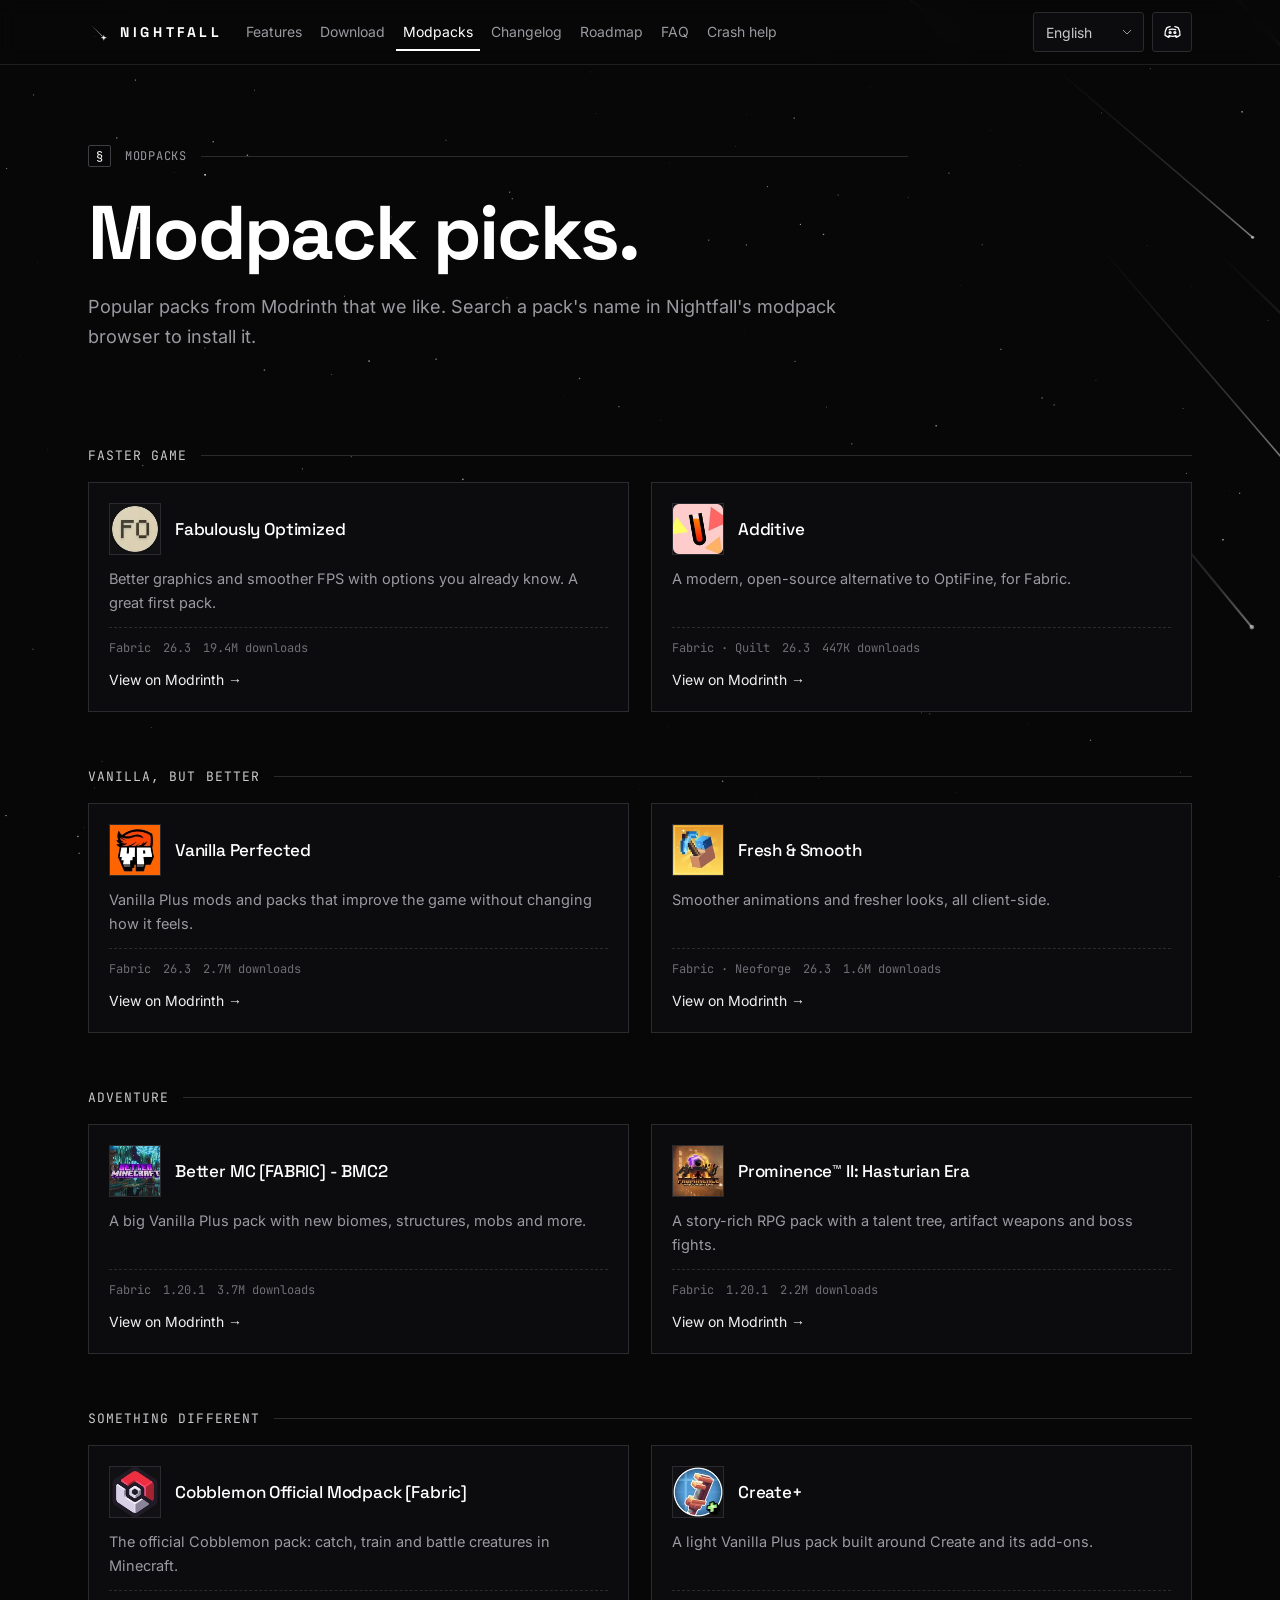
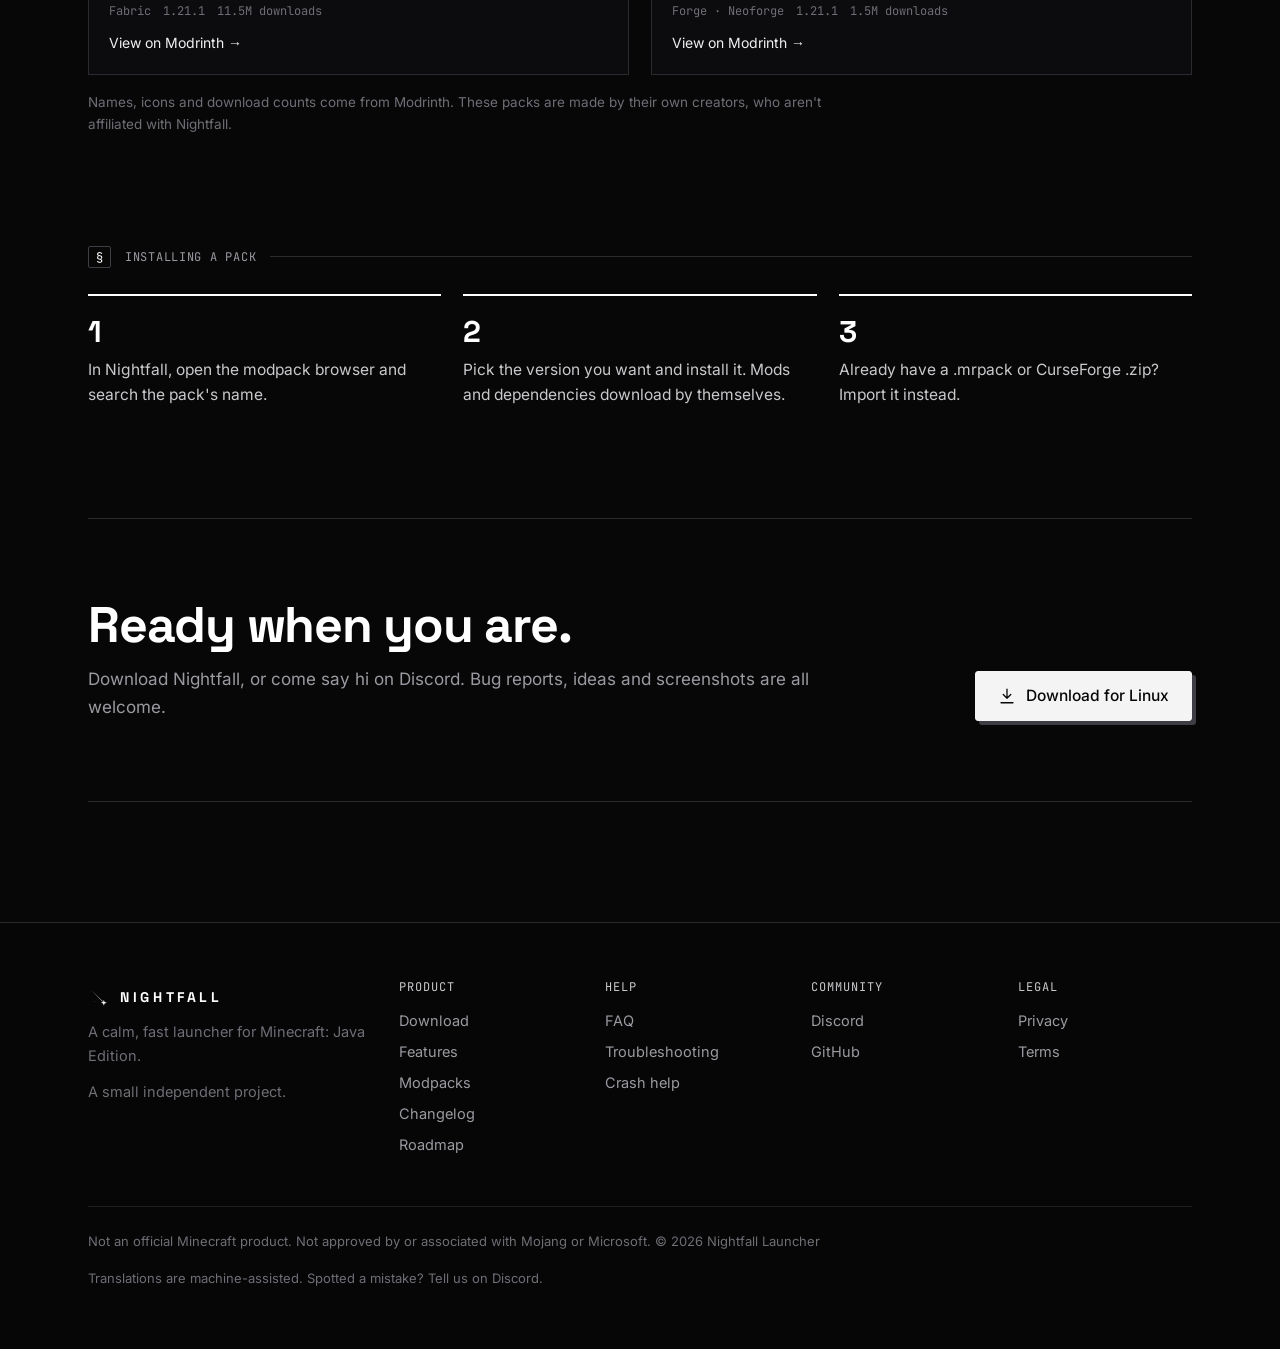
<file: modpacks.html>
<!doctype html>
<html lang="en"><head><meta charset="utf-8"><meta name="viewport" content="width=device-width,initial-scale=1">
<title>Modpacks — Nightfall Launcher</title><meta name="description" content="Nightfall is a free, ad-free Minecraft: Java Edition launcher for Windows and Linux with Modrinth and CurseForge built in, shared mod storage, share codes, an FPS doctor and crash help.">
<meta name="theme-color" content="#070708"><meta name="color-scheme" content="dark">
<link rel="icon" href="assets/star.svg" type="image/svg+xml"><link rel="icon" href="favicon.png" sizes="64x64"><link rel="apple-touch-icon" href="apple-touch-icon.png">
<link rel="preload" href="assets/fonts/space-grotesk-latin-700-normal.woff2" as="font" type="font/woff2" crossorigin>
<link rel="preload" href="assets/fonts/inter-latin-400-normal.woff2" as="font" type="font/woff2" crossorigin>
<link rel="stylesheet" href="site.css?v3">
<meta property="og:title" content="Modpacks — Nightfall Launcher"><meta property="og:description" content="Nightfall is a free, ad-free Minecraft: Java Edition launcher for Windows and Linux with Modrinth and CurseForge built in, shared mod storage, share codes, an FPS doctor and crash help.">
<meta property="og:image" content="https://crackedrolly.github.io/nightfall-launcher/assets/Nightfall-Launcher-Banner.png"><meta property="og:url" content="https://crackedrolly.github.io/nightfall-launcher/modpacks.html"><meta name="twitter:card" content="summary_large_image">
<link rel="alternate" hreflang="en" href="https://crackedrolly.github.io/nightfall-launcher/modpacks.html?lang=en"><link rel="alternate" hreflang="ro" href="https://crackedrolly.github.io/nightfall-launcher/modpacks.html?lang=ro"><link rel="alternate" hreflang="es" href="https://crackedrolly.github.io/nightfall-launcher/modpacks.html?lang=es"><link rel="alternate" hreflang="pt-BR" href="https://crackedrolly.github.io/nightfall-launcher/modpacks.html?lang=pt-BR"><link rel="alternate" hreflang="de" href="https://crackedrolly.github.io/nightfall-launcher/modpacks.html?lang=de"><link rel="alternate" hreflang="fr" href="https://crackedrolly.github.io/nightfall-launcher/modpacks.html?lang=fr"><link rel="alternate" hreflang="it" href="https://crackedrolly.github.io/nightfall-launcher/modpacks.html?lang=it"><link rel="alternate" hreflang="pl" href="https://crackedrolly.github.io/nightfall-launcher/modpacks.html?lang=pl"><link rel="alternate" hreflang="ru" href="https://crackedrolly.github.io/nightfall-launcher/modpacks.html?lang=ru"><link rel="alternate" hreflang="tr" href="https://crackedrolly.github.io/nightfall-launcher/modpacks.html?lang=tr"><link rel="alternate" hreflang="x-default" href="https://crackedrolly.github.io/nightfall-launcher/modpacks.html">
<script src="assets/i18n.js?v3" defer></script></head>
<body data-title-key="">
<a class="skip" href="#main" data-i18n="v3.skip">Skip to content</a><nav id="nav"><div class="w">
<a class="brand" href="./" aria-label="Nightfall home"><img src="assets/star.svg" alt="" width="22" height="22"><span>NIGHTFALL</span></a>
<div class="links" id="links"><a href="features.html" data-i18n="nav.features">Features</a><a href="download.html" data-i18n="nav.download">Download</a><a href="modpacks.html" data-i18n="nav.modpacks" aria-current="page">Modpacks</a><a href="changelog.html" data-i18n="nav.changelog">Changelog</a><a href="roadmap.html" data-i18n="nav.roadmap">Roadmap</a><a href="faq.html" data-i18n="nav.faq">FAQ</a><a href="crash-help.html" data-i18n="nav.crash">Crash help</a></div>
<div class="right">
<label class="lang"><span class="sr" data-i18n="nav.lang">Language</span><select id="lang" aria-label="Language"><option value="en">English</option><option value="ro">Română (Romanian)</option><option value="es">Español (Spanish)</option><option value="pt-BR">Português (Portuguese, Brazil)</option><option value="de">Deutsch (German)</option><option value="fr">Français (French)</option><option value="it">Italiano (Italian)</option><option value="pl">Polski (Polish)</option><option value="ru">Русский (Russian)</option><option value="tr">Türkçe (Turkish)</option></select></label>
<a class="iconbtn" href="https://discord.gg/PGanscBPUt" rel="noopener" aria-label="Discord" title="Discord"><svg viewBox="0 0 24 24" fill="none" stroke="currentColor" stroke-width="1.7" stroke-linecap="round" stroke-linejoin="round" aria-hidden="true"><path d="M8 8.5c2.6-.9 5.4-.9 8 0M7.5 16c2.9 1.2 6.1 1.2 9 0M9 4.5c-1.6.3-3 .8-4.3 1.6C2.8 9.3 2.3 12.4 2.6 15.5c1.5 1.2 3.1 2 4.8 2.5l1-1.8M15 4.5c1.6.3 3 .8 4.3 1.6 1.9 3.2 2.4 6.3 2.1 9.4-1.5 1.2-3.1 2-4.8 2.5l-1-1.8"/><circle cx="9" cy="12" r="1.2"/><circle cx="15" cy="12" r="1.2"/></svg></a>
<button class="iconbtn menu-btn" id="menu" aria-label="Menu" aria-expanded="false" aria-controls="links"><svg viewBox="0 0 24 24" fill="none" stroke="currentColor" stroke-width="1.7" stroke-linecap="round" stroke-linejoin="round" aria-hidden="true"><path d="M4 7h16M4 12h16M4 17h16"/></svg></button>
</div></div></nav><main id="main"><div class="w"><div class="page-hero"><div class="sh rv"><span class="no">§</span><span class="mono" data-i18n="v3.mp.kicker">Modpacks</span><i></i></div><h1 class="rv" data-i18n="v3.mp.ptitle">Modpack picks.</h1><p data-i18n="v3.mp.sub" class="rv">Popular packs from Modrinth that we like. Search a pack's name in Nightfall's modpack browser to install it.</p></div><section style="padding-top:30px"><h2 class="pgroup rv" data-i18n="v3.mp.g.perf">Faster game</h2><div class="packs two"><a class="pack rv" href="https://modrinth.com/modpack/fabulously-optimized" rel="noopener" data-slug="fabulously-optimized"><div class="top"><img src="assets/packs/fabulously-optimized.webp" width="52" height="52" alt="" loading="lazy"><h3>Fabulously Optimized</h3></div>
<p data-i18n="v3.mp.fo">Better graphics and smoother FPS with options you already know. A great first pack.</p><div class="meta"><span class="ld">Fabric</span><span class="gv">26.3</span><span><span class="dls">19.4M</span> <span data-i18n="v3.mp.dls">downloads</span></span></div>
<span class="go arrow" data-i18n="v3.mp.open">View on Modrinth</span></a><a class="pack rv" href="https://modrinth.com/modpack/additive" rel="noopener" data-slug="additive"><div class="top"><img src="assets/packs/additive.webp" width="52" height="52" alt="" loading="lazy"><h3>Additive</h3></div>
<p data-i18n="v3.mp.additive">A modern, open-source alternative to OptiFine, for Fabric.</p><div class="meta"><span class="ld">Fabric · Quilt</span><span class="gv">26.3</span><span><span class="dls">447K</span> <span data-i18n="v3.mp.dls">downloads</span></span></div>
<span class="go arrow" data-i18n="v3.mp.open">View on Modrinth</span></a></div><h2 class="pgroup rv" data-i18n="v3.mp.g.plus">Vanilla, but better</h2><div class="packs two"><a class="pack rv" href="https://modrinth.com/modpack/vanilla-perfected" rel="noopener" data-slug="vanilla-perfected"><div class="top"><img src="assets/packs/vanilla-perfected.webp" width="52" height="52" alt="" loading="lazy"><h3>Vanilla Perfected</h3></div>
<p data-i18n="v3.mp.vp">Vanilla Plus mods and packs that improve the game without changing how it feels.</p><div class="meta"><span class="ld">Fabric</span><span class="gv">26.3</span><span><span class="dls">2.7M</span> <span data-i18n="v3.mp.dls">downloads</span></span></div>
<span class="go arrow" data-i18n="v3.mp.open">View on Modrinth</span></a><a class="pack rv" href="https://modrinth.com/modpack/fresh-smooth" rel="noopener" data-slug="fresh-smooth"><div class="top"><img src="assets/packs/fresh-smooth.webp" width="52" height="52" alt="" loading="lazy"><h3>Fresh &amp; Smooth</h3></div>
<p data-i18n="v3.mp.fresh">Smoother animations and fresher looks, all client-side.</p><div class="meta"><span class="ld">Fabric · Neoforge</span><span class="gv">26.3</span><span><span class="dls">1.6M</span> <span data-i18n="v3.mp.dls">downloads</span></span></div>
<span class="go arrow" data-i18n="v3.mp.open">View on Modrinth</span></a></div><h2 class="pgroup rv" data-i18n="v3.mp.g.adv">Adventure</h2><div class="packs two"><a class="pack rv" href="https://modrinth.com/modpack/better-mc-fabric-bmc2" rel="noopener" data-slug="better-mc-fabric-bmc2"><div class="top"><img src="assets/packs/better-mc-fabric-bmc2.webp" width="52" height="52" alt="" loading="lazy"><h3>Better MC [FABRIC] - BMC2</h3></div>
<p data-i18n="v3.mp.bmc">A big Vanilla Plus pack with new biomes, structures, mobs and more.</p><div class="meta"><span class="ld">Fabric</span><span class="gv">1.20.1</span><span><span class="dls">3.7M</span> <span data-i18n="v3.mp.dls">downloads</span></span></div>
<span class="go arrow" data-i18n="v3.mp.open">View on Modrinth</span></a><a class="pack rv" href="https://modrinth.com/modpack/prominence-2-fabric" rel="noopener" data-slug="prominence-2-fabric"><div class="top"><img src="assets/packs/prominence-2-fabric.webp" width="52" height="52" alt="" loading="lazy"><h3>Prominence™ II: Hasturian Era</h3></div>
<p data-i18n="v3.mp.prom">A story-rich RPG pack with a talent tree, artifact weapons and boss fights.</p><div class="meta"><span class="ld">Fabric</span><span class="gv">1.20.1</span><span><span class="dls">2.2M</span> <span data-i18n="v3.mp.dls">downloads</span></span></div>
<span class="go arrow" data-i18n="v3.mp.open">View on Modrinth</span></a></div><h2 class="pgroup rv" data-i18n="v3.mp.g.more">Something different</h2><div class="packs two"><a class="pack rv" href="https://modrinth.com/modpack/cobblemon-fabric" rel="noopener" data-slug="cobblemon-fabric"><div class="top"><img src="assets/packs/cobblemon-fabric.webp" width="52" height="52" alt="" loading="lazy"><h3>Cobblemon Official Modpack [Fabric]</h3></div>
<p data-i18n="v3.mp.cobble">The official Cobblemon pack: catch, train and battle creatures in Minecraft.</p><div class="meta"><span class="ld">Fabric</span><span class="gv">1.21.1</span><span><span class="dls">11.5M</span> <span data-i18n="v3.mp.dls">downloads</span></span></div>
<span class="go arrow" data-i18n="v3.mp.open">View on Modrinth</span></a><a class="pack rv" href="https://modrinth.com/modpack/create_plus" rel="noopener" data-slug="create_plus"><div class="top"><img src="assets/packs/create_plus.webp" width="52" height="52" alt="" loading="lazy"><h3>Create+</h3></div>
<p data-i18n="v3.mp.create">A light Vanilla Plus pack built around Create and its add-ons.</p><div class="meta"><span class="ld">Forge · Neoforge</span><span class="gv">1.21.1</span><span><span class="dls">1.5M</span> <span data-i18n="v3.mp.dls">downloads</span></span></div>
<span class="go arrow" data-i18n="v3.mp.open">View on Modrinth</span></a></div><p class="note"><span data-i18n="v3.mp.note">Names, icons and download counts come from Modrinth. These packs are made by their own creators, who aren't affiliated with Nightfall.</span></p></section><section><div class="sh rv"><span class="no">§</span><span class="mono" data-i18n="v3.mp.how.t">Installing a pack</span><i></i></div><ol class="steps rv"><li data-i18n="v3.mp.how.1">In Nightfall, open the modpack browser and search the pack's name.</li><li data-i18n="v3.mp.how.2">Pick the version you want and install it. Mods and dependencies download by themselves.</li><li data-i18n="v3.mp.how.3">Already have a .mrpack or CurseForge .zip? Import it instead.</li></ol></section></div><section><div class="w"><div class="band rv"><div><h2 data-i18n="band.title">Ready when you are.</h2><p data-i18n="band.text">Download Nightfall, or come say hi on Discord. Bug reports, ideas and screenshots are all welcome.</p></div>
<div class="cta"><a class="btn primary dl-main" href="https://github.com/CrackedRolly/nightfall-launcher/releases/download/v0.7.2/Nightfall-Launcher-0.7.2-win-x64.exe"><svg viewBox="0 0 24 24" fill="none" stroke="currentColor" stroke-width="1.7" stroke-linecap="round" stroke-linejoin="round" aria-hidden="true"><path d="M12 3v12m0 0l-5-5m5 5l5-5M4 21h16"/></svg><span class="os-win" data-i18n="v3.dl.win">Download for Windows</span><span class="os-linux" data-i18n="v3.dl.linux" hidden>Download for Linux</span></a></div></div></div></section></main><footer><div class="w">
<div><a class="brand" href="./"><img src="assets/star.svg" alt="" width="22" height="22"><span>NIGHTFALL</span></a><p data-i18n="foot.tagline">A calm, fast launcher for Minecraft: Java Edition.</p><p data-i18n="v3.foot.made">A small independent project.</p></div>
<div><h4 data-i18n="foot.product">Product</h4><a href="download.html" data-i18n="nav.download">Download</a><a href="features.html" data-i18n="nav.features">Features</a><a href="modpacks.html" data-i18n="nav.modpacks">Modpacks</a><a href="changelog.html" data-i18n="nav.changelog">Changelog</a><a href="roadmap.html" data-i18n="nav.roadmap">Roadmap</a></div>
<div><h4 data-i18n="v3.foot.help">Help</h4><a href="faq.html" data-i18n="nav.faq">FAQ</a><a href="faq.html#troubleshooting" data-i18n="v3.ts.title">Troubleshooting</a><a href="crash-help.html" data-i18n="nav.crash">Crash help</a></div>
<div><h4 data-i18n="foot.community">Community</h4><a href="https://discord.gg/PGanscBPUt" rel="noopener">Discord</a><a href="https://github.com/CrackedRolly/nightfall-launcher" rel="noopener">GitHub</a></div>
<div><h4 data-i18n="foot.legal">Legal</h4><a href="privacy.html" data-i18n="foot.privacy">Privacy</a><a href="terms.html" data-i18n="foot.terms">Terms</a></div>
<div class="fine"><span><span data-i18n="foot.disclaimer">Not an official Minecraft product. Not approved by or associated with Mojang or Microsoft.</span> © 2026 Nightfall Launcher</span><span data-i18n="foot.translated">Translations are machine-assisted. Spotted a mistake? Tell us on Discord.</span></div>
</div></footer>
<div class="lb" id="lb" role="dialog" aria-modal="true" aria-label="Screenshot"><img alt=""></div>
<script src="assets/site.js?v3" defer></script>
<script src="assets/meteors.js?v3" defer></script>
</body></html>
</file>
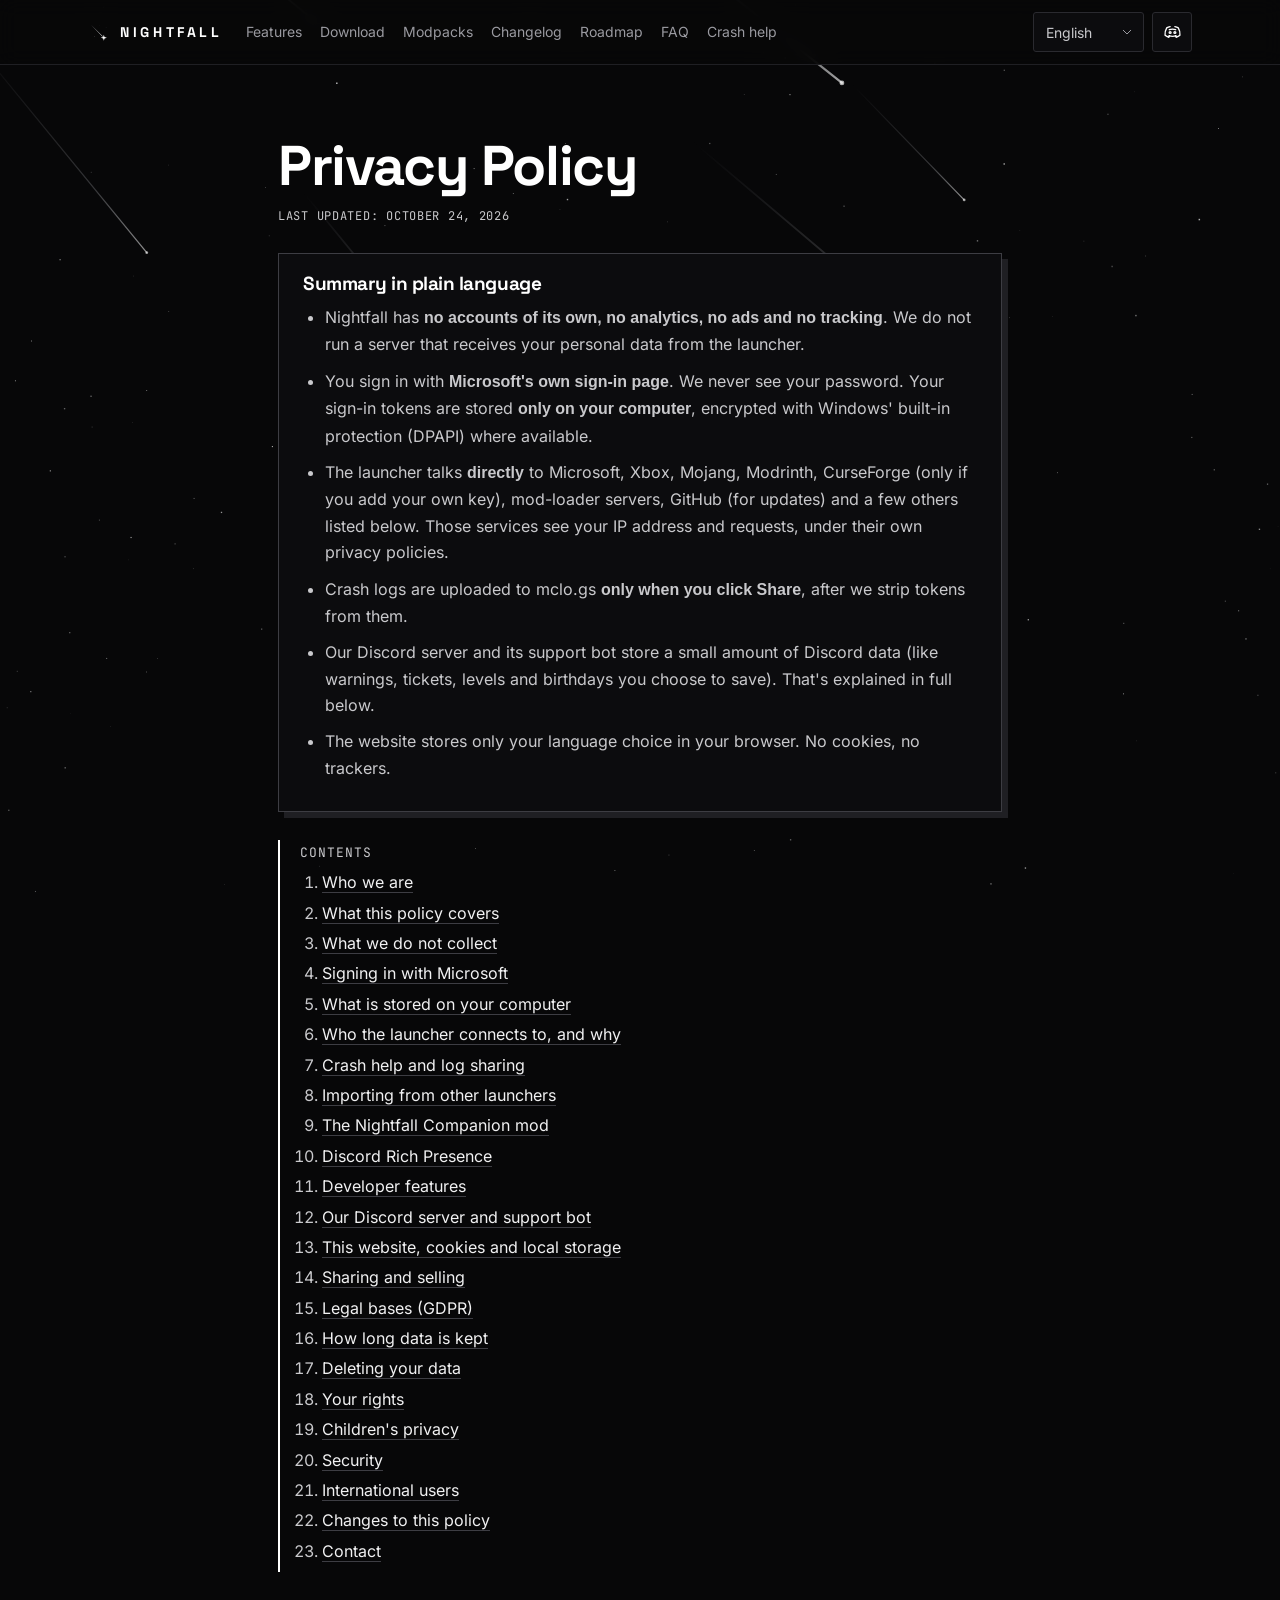
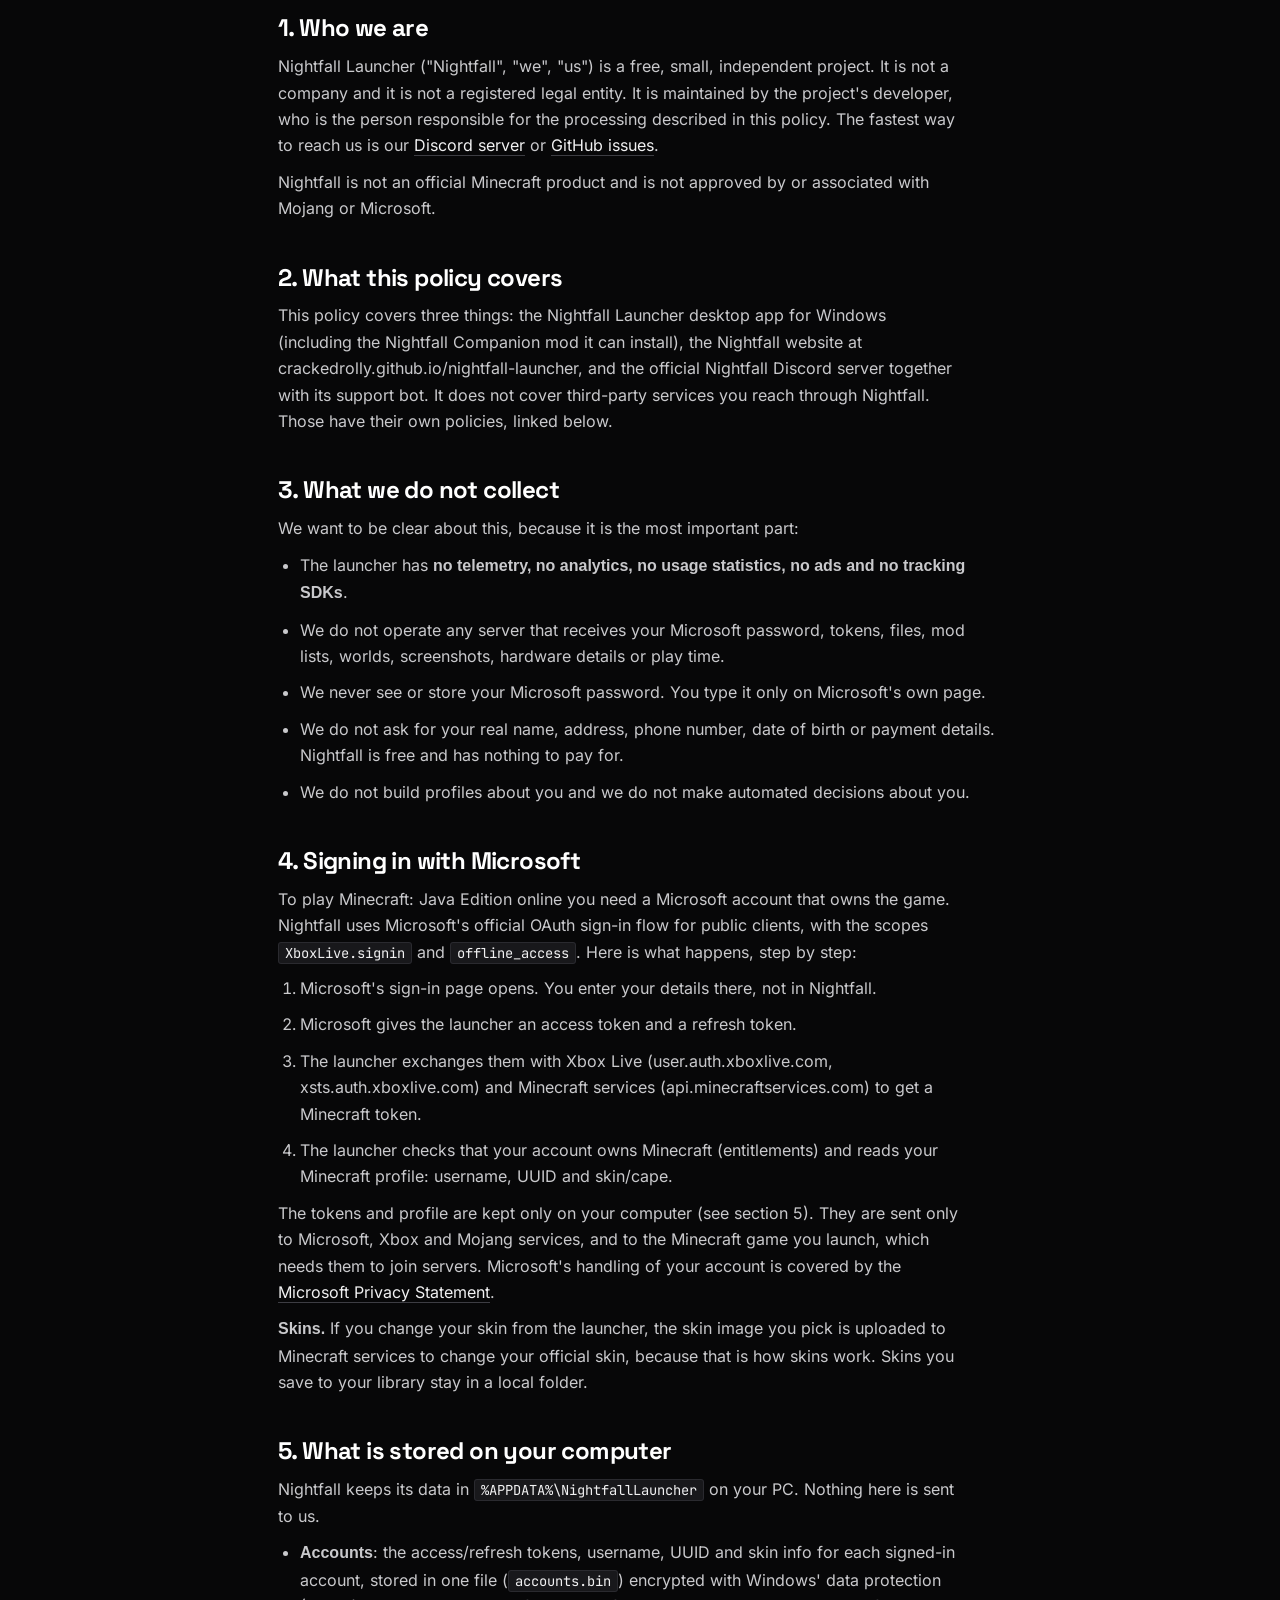
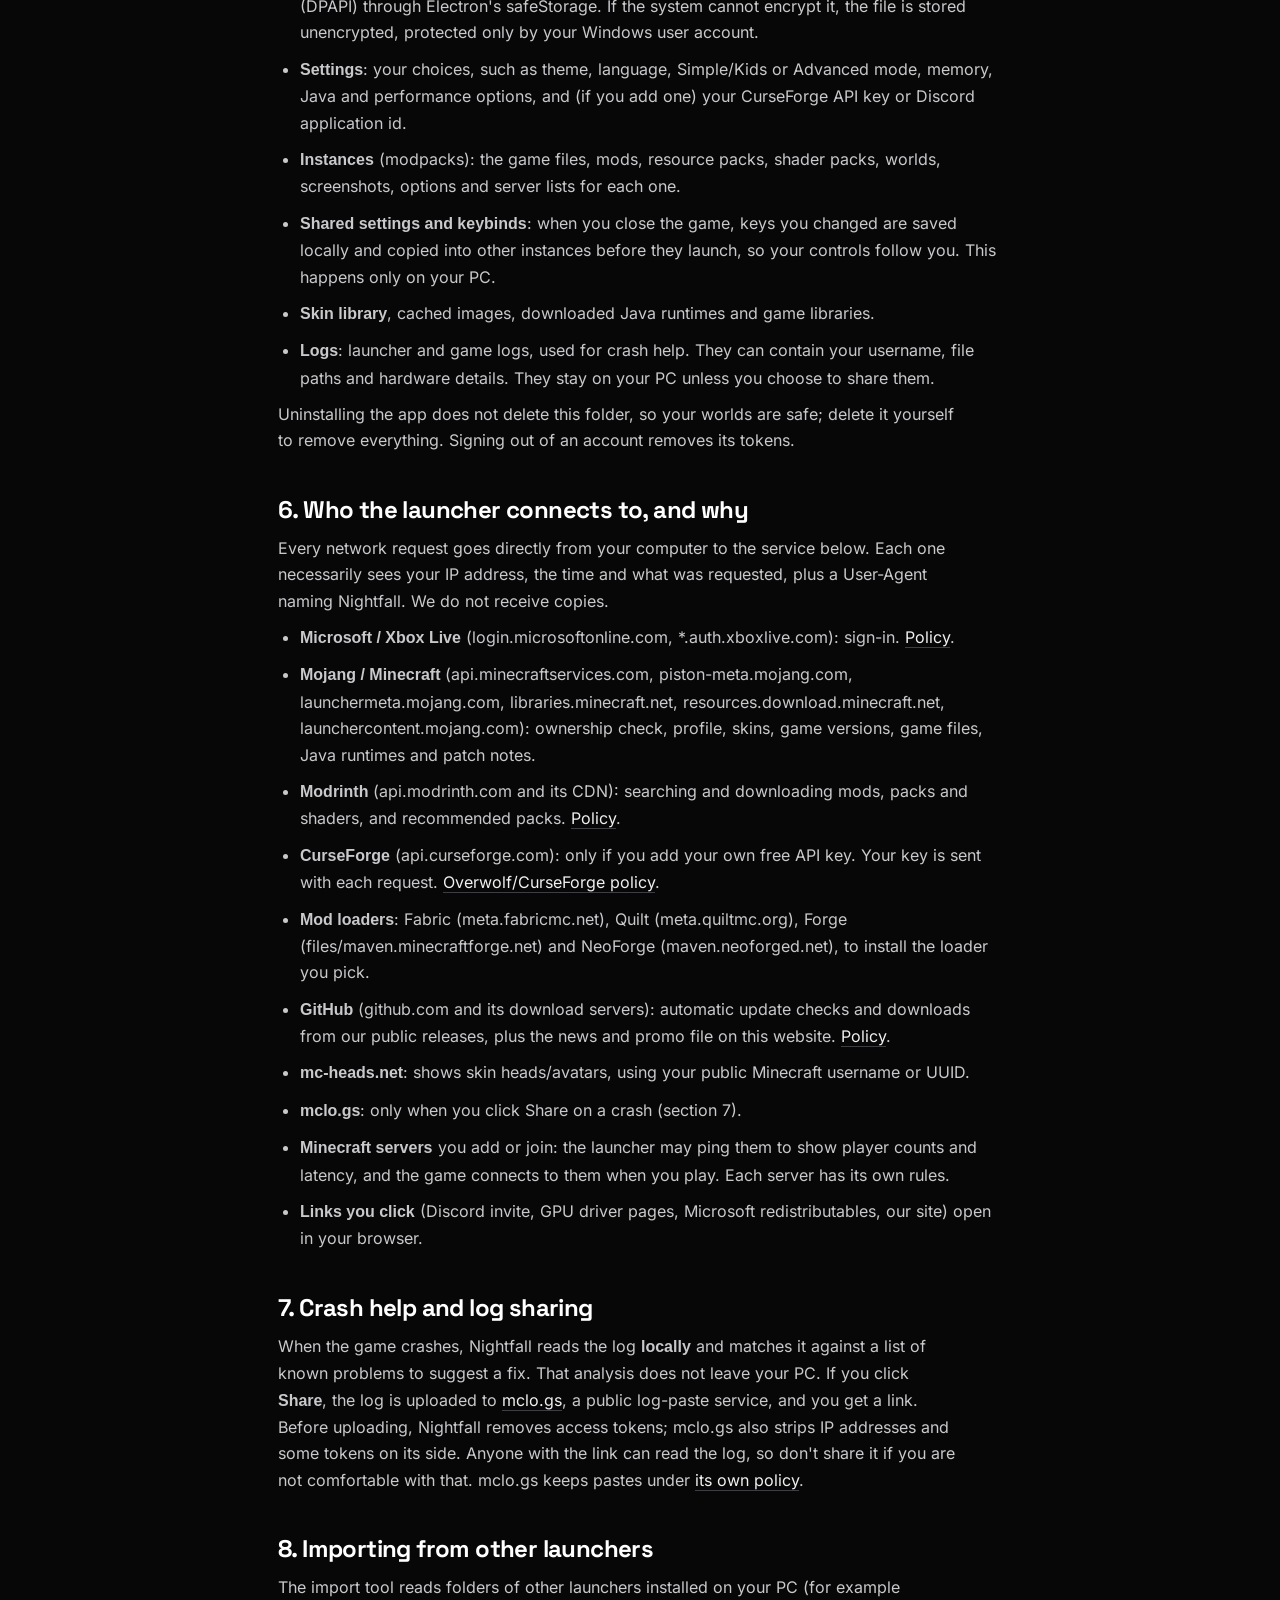
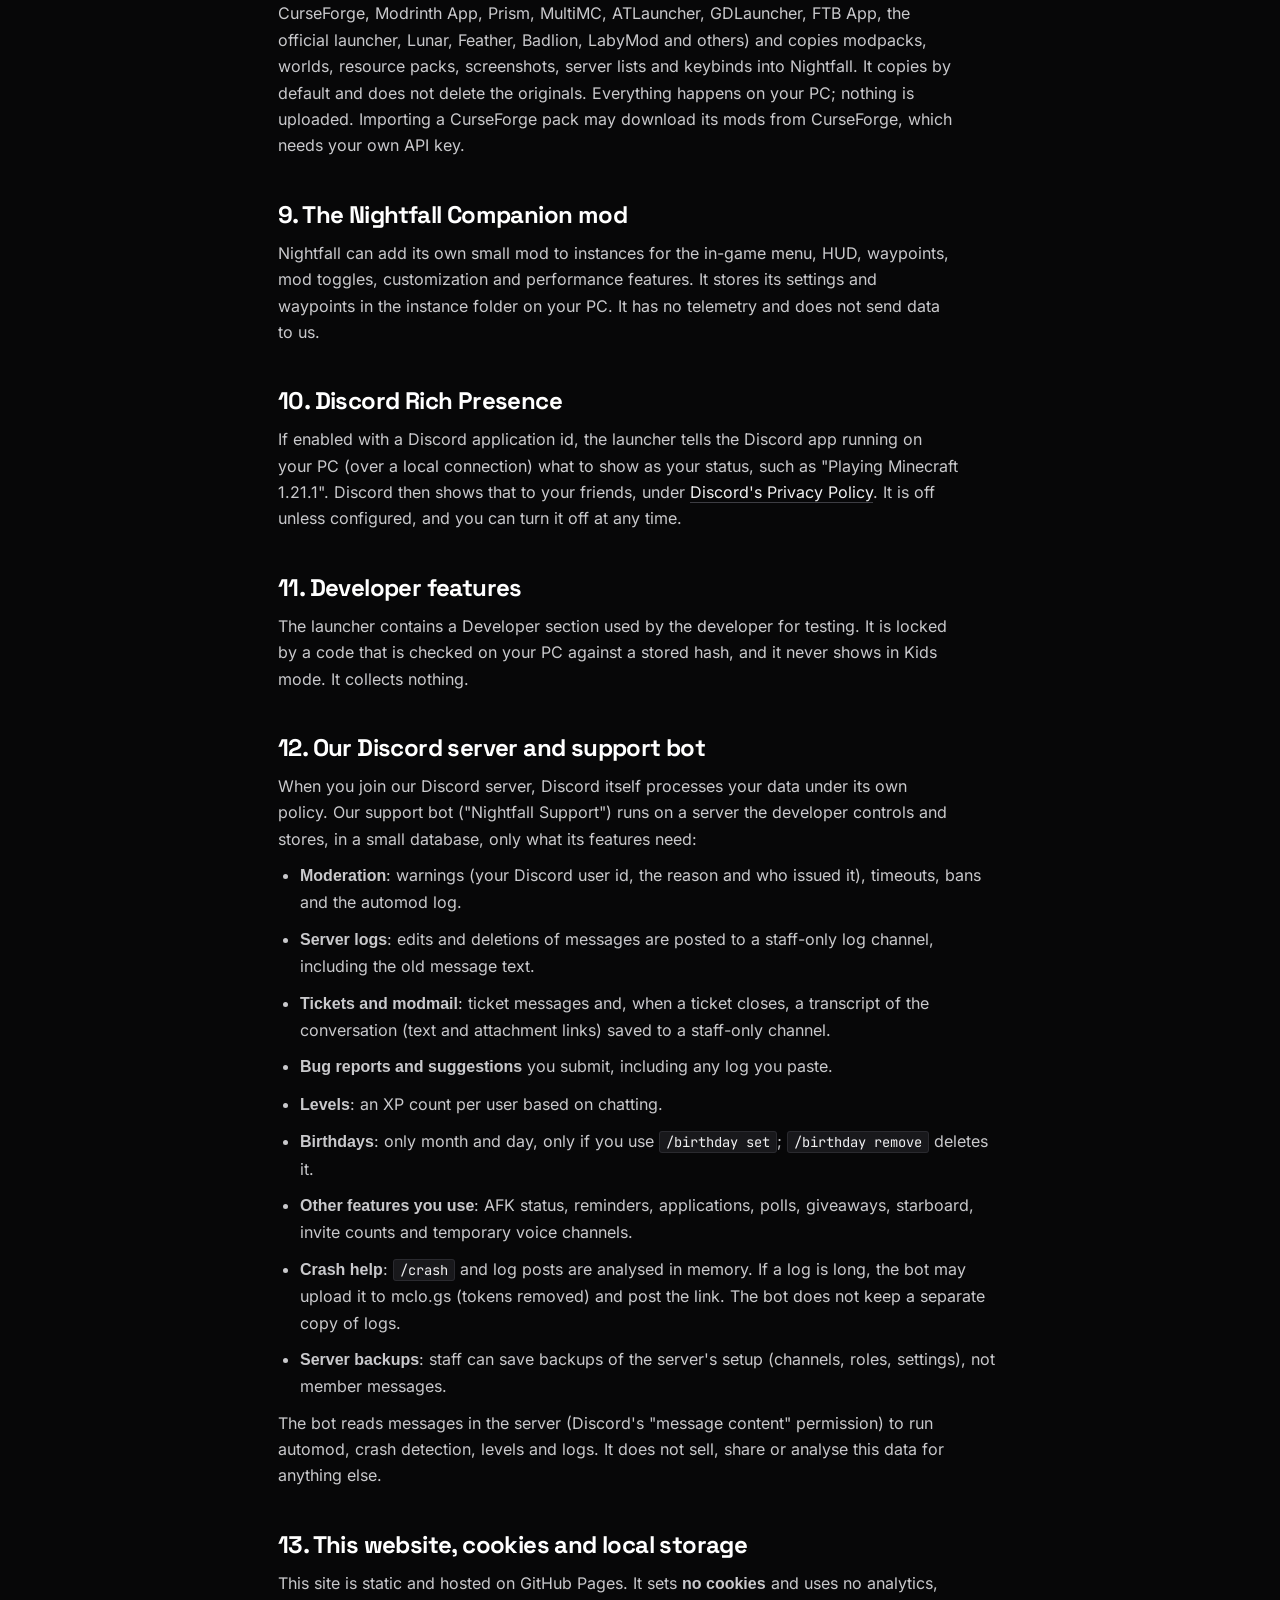
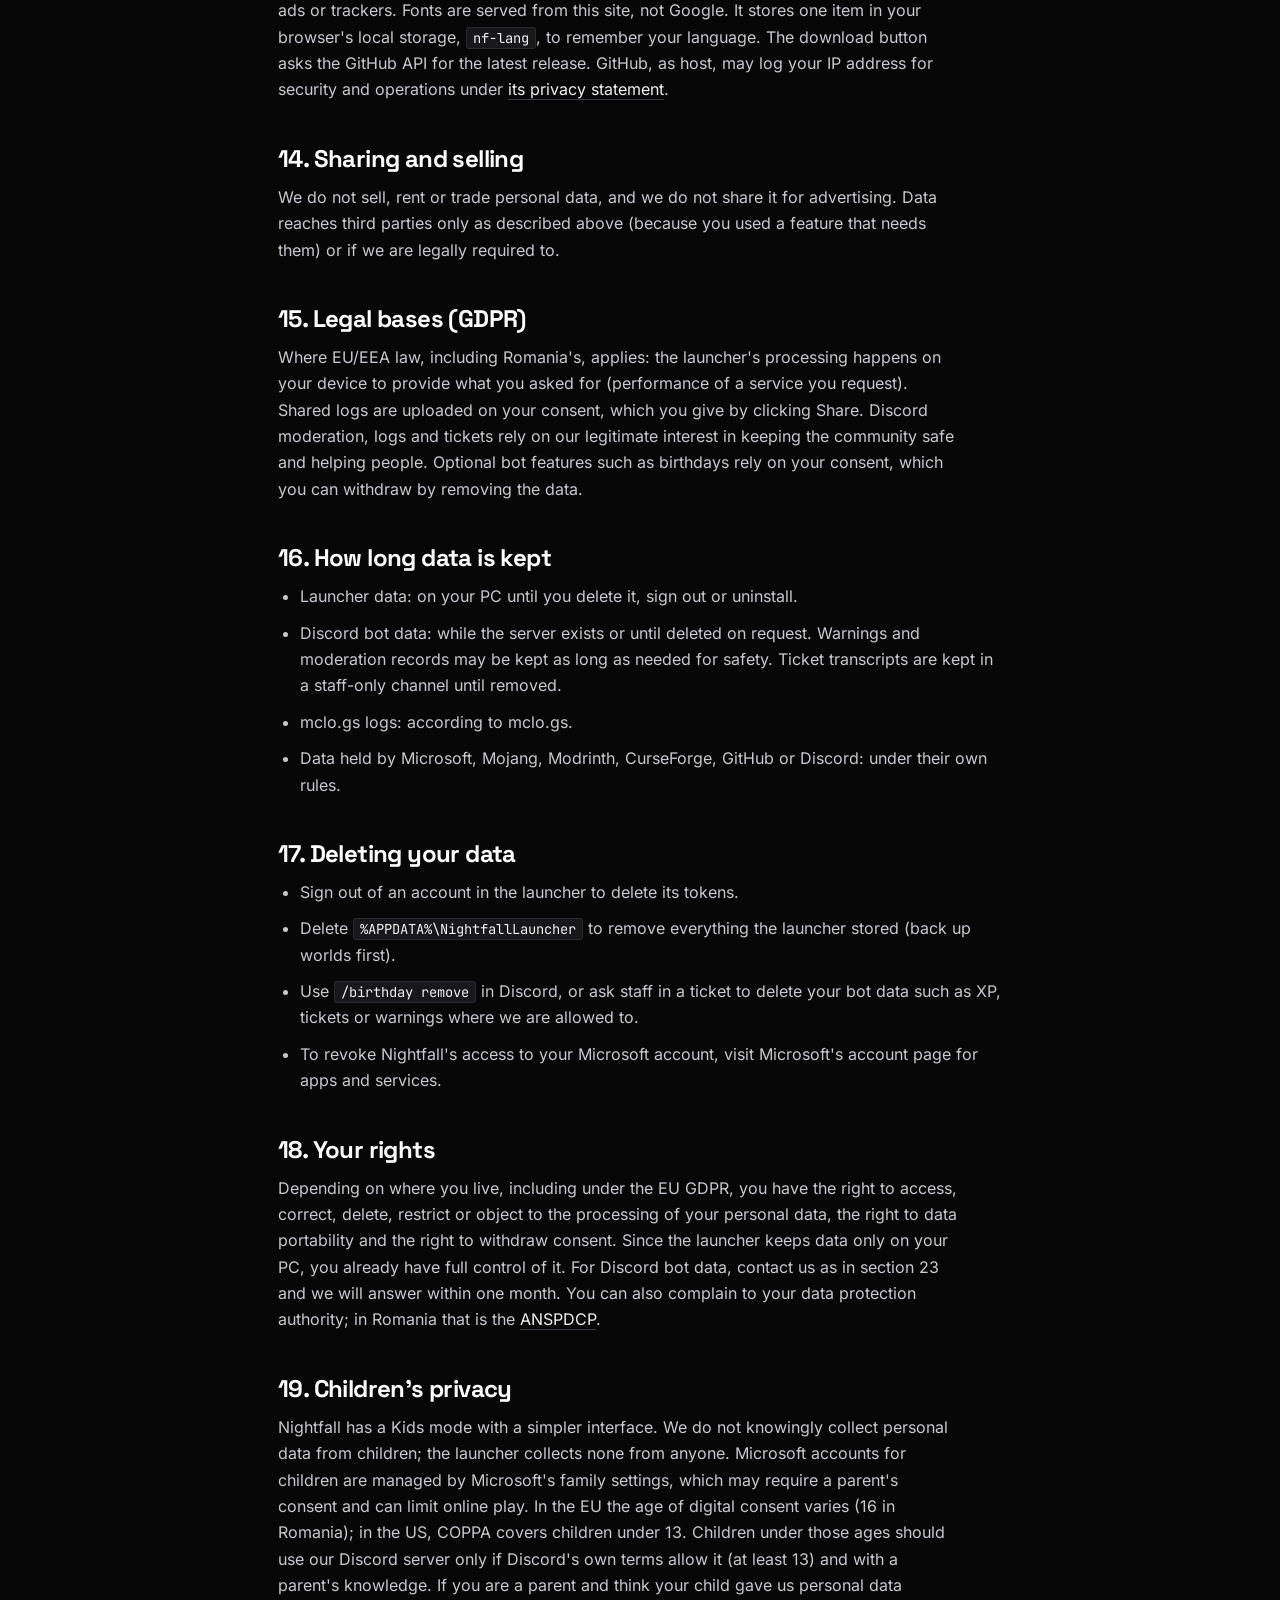
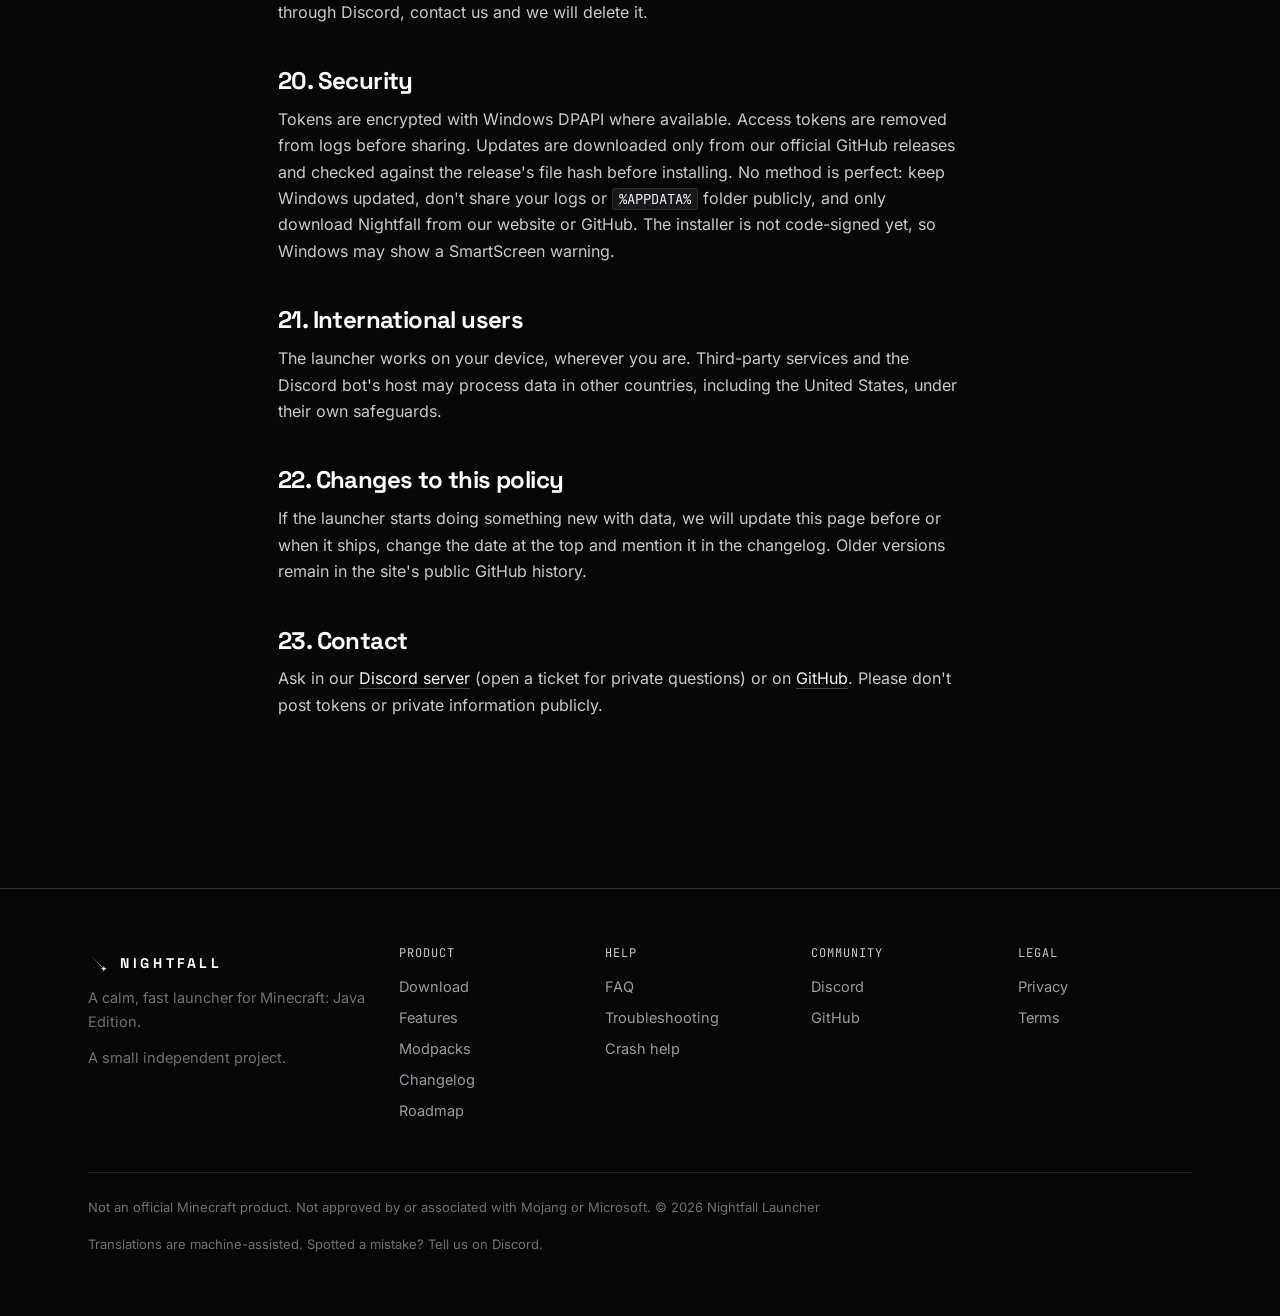
<file: privacy.html>
<!doctype html>
<html lang="en"><head><meta charset="utf-8"><meta name="viewport" content="width=device-width,initial-scale=1">
<title>Privacy Policy — Nightfall Launcher</title><meta name="description" content="Privacy Policy for Nightfall Launcher: what the launcher, website and Discord bot do with your data and the rules for using them.">
<meta name="theme-color" content="#070708"><meta name="color-scheme" content="dark">
<link rel="icon" href="assets/star.svg" type="image/svg+xml"><link rel="icon" href="favicon.png" sizes="64x64"><link rel="apple-touch-icon" href="apple-touch-icon.png">
<link rel="preload" href="assets/fonts/space-grotesk-latin-700-normal.woff2" as="font" type="font/woff2" crossorigin>
<link rel="preload" href="assets/fonts/inter-latin-400-normal.woff2" as="font" type="font/woff2" crossorigin>
<link rel="stylesheet" href="site.css?v3">
<meta property="og:title" content="Privacy Policy — Nightfall Launcher"><meta property="og:description" content="Privacy Policy for Nightfall Launcher: what the launcher, website and Discord bot do with your data and the rules for using them.">
<meta property="og:image" content="https://crackedrolly.github.io/nightfall-launcher/assets/Nightfall-Launcher-Banner.png"><meta property="og:url" content="https://crackedrolly.github.io/nightfall-launcher/privacy.html"><meta name="twitter:card" content="summary_large_image">
<link rel="alternate" hreflang="en" href="https://crackedrolly.github.io/nightfall-launcher/privacy.html?lang=en"><link rel="alternate" hreflang="ro" href="https://crackedrolly.github.io/nightfall-launcher/privacy.html?lang=ro"><link rel="alternate" hreflang="es" href="https://crackedrolly.github.io/nightfall-launcher/privacy.html?lang=es"><link rel="alternate" hreflang="pt-BR" href="https://crackedrolly.github.io/nightfall-launcher/privacy.html?lang=pt-BR"><link rel="alternate" hreflang="de" href="https://crackedrolly.github.io/nightfall-launcher/privacy.html?lang=de"><link rel="alternate" hreflang="fr" href="https://crackedrolly.github.io/nightfall-launcher/privacy.html?lang=fr"><link rel="alternate" hreflang="it" href="https://crackedrolly.github.io/nightfall-launcher/privacy.html?lang=it"><link rel="alternate" hreflang="pl" href="https://crackedrolly.github.io/nightfall-launcher/privacy.html?lang=pl"><link rel="alternate" hreflang="ru" href="https://crackedrolly.github.io/nightfall-launcher/privacy.html?lang=ru"><link rel="alternate" hreflang="tr" href="https://crackedrolly.github.io/nightfall-launcher/privacy.html?lang=tr"><link rel="alternate" hreflang="x-default" href="https://crackedrolly.github.io/nightfall-launcher/privacy.html">
<script src="assets/i18n.js?v3" defer></script></head>
<body data-title-key="">
<a class="skip" href="#main" data-i18n="v3.skip">Skip to content</a><nav id="nav"><div class="w">
<a class="brand" href="./" aria-label="Nightfall home"><img src="assets/star.svg" alt="" width="22" height="22"><span>NIGHTFALL</span></a>
<div class="links" id="links"><a href="features.html" data-i18n="nav.features">Features</a><a href="download.html" data-i18n="nav.download">Download</a><a href="modpacks.html" data-i18n="nav.modpacks">Modpacks</a><a href="changelog.html" data-i18n="nav.changelog">Changelog</a><a href="roadmap.html" data-i18n="nav.roadmap">Roadmap</a><a href="faq.html" data-i18n="nav.faq">FAQ</a><a href="crash-help.html" data-i18n="nav.crash">Crash help</a></div>
<div class="right">
<label class="lang"><span class="sr" data-i18n="nav.lang">Language</span><select id="lang" aria-label="Language"><option value="en">English</option><option value="ro">Română (Romanian)</option><option value="es">Español (Spanish)</option><option value="pt-BR">Português (Portuguese, Brazil)</option><option value="de">Deutsch (German)</option><option value="fr">Français (French)</option><option value="it">Italiano (Italian)</option><option value="pl">Polski (Polish)</option><option value="ru">Русский (Russian)</option><option value="tr">Türkçe (Turkish)</option></select></label>
<a class="iconbtn" href="https://discord.gg/PGanscBPUt" rel="noopener" aria-label="Discord" title="Discord"><svg viewBox="0 0 24 24" fill="none" stroke="currentColor" stroke-width="1.7" stroke-linecap="round" stroke-linejoin="round" aria-hidden="true"><path d="M8 8.5c2.6-.9 5.4-.9 8 0M7.5 16c2.9 1.2 6.1 1.2 9 0M9 4.5c-1.6.3-3 .8-4.3 1.6C2.8 9.3 2.3 12.4 2.6 15.5c1.5 1.2 3.1 2 4.8 2.5l1-1.8M15 4.5c1.6.3 3 .8 4.3 1.6 1.9 3.2 2.4 6.3 2.1 9.4-1.5 1.2-3.1 2-4.8 2.5l-1-1.8"/><circle cx="9" cy="12" r="1.2"/><circle cx="15" cy="12" r="1.2"/></svg></a>
<button class="iconbtn menu-btn" id="menu" aria-label="Menu" aria-expanded="false" aria-controls="links"><svg viewBox="0 0 24 24" fill="none" stroke="currentColor" stroke-width="1.7" stroke-linecap="round" stroke-linejoin="round" aria-hidden="true"><path d="M4 7h16M4 12h16M4 17h16"/></svg></button>
</div></div></nav><main id="main" class="w doc"><h1 id="lt">Privacy Policy</h1><p class="mono" id="lu">Last updated: October 24, 2026</p><p class="lnote" id="ln" hidden></p>
<div id="legal" data-page="privacy">
<div class="sumbox"><h2>Summary in plain language</h2><ul>
<li>Nightfall has <strong>no accounts of its own, no analytics, no ads and no tracking</strong>. We do not run a server that receives your personal data from the launcher.</li>
<li>You sign in with <strong>Microsoft's own sign-in page</strong>. We never see your password. Your sign-in tokens are stored <strong>only on your computer</strong>, encrypted with Windows' built-in protection (DPAPI) where available.</li>
<li>The launcher talks <strong>directly</strong> to Microsoft, Xbox, Mojang, Modrinth, CurseForge (only if you add your own key), mod-loader servers, GitHub (for updates) and a few others listed below. Those services see your IP address and requests, under their own privacy policies.</li>
<li>Crash logs are uploaded to mclo.gs <strong>only when you click Share</strong>, after we strip tokens from them.</li>
<li>Our Discord server and its support bot store a small amount of Discord data (like warnings, tickets, levels and birthdays you choose to save). That's explained in full below.</li>
<li>The website stores only your language choice in your browser. No cookies, no trackers.</li>
</ul></div>
<nav class="toc" aria-label="Contents"><h2>Contents</h2><ol>
<li><a href="#p-who">Who we are</a></li><li><a href="#p-scope">What this policy covers</a></li><li><a href="#p-none">What we do not collect</a></li><li><a href="#p-signin">Signing in with Microsoft</a></li><li><a href="#p-local">What is stored on your computer</a></li><li><a href="#p-network">Who the launcher connects to, and why</a></li><li><a href="#p-crash">Crash help and log sharing</a></li><li><a href="#p-import">Importing from other launchers</a></li><li><a href="#p-companion">The Nightfall Companion mod</a></li><li><a href="#p-discord">Discord Rich Presence</a></li><li><a href="#p-dev">Developer features</a></li><li><a href="#p-bot">Our Discord server and support bot</a></li><li><a href="#p-site">This website, cookies and local storage</a></li><li><a href="#p-share">Sharing and selling</a></li><li><a href="#p-legal">Legal bases (GDPR)</a></li><li><a href="#p-retention">How long data is kept</a></li><li><a href="#p-delete">Deleting your data</a></li><li><a href="#p-rights">Your rights</a></li><li><a href="#p-kids">Children's privacy</a></li><li><a href="#p-security">Security</a></li><li><a href="#p-intl">International users</a></li><li><a href="#p-changes">Changes to this policy</a></li><li><a href="#p-contact">Contact</a></li>
</ol></nav>
<h2 id="p-who">1. Who we are</h2>
<p>Nightfall Launcher ("Nightfall", "we", "us") is a free, small, independent project. It is not a company and it is not a registered legal entity. It is maintained by the project's developer, who is the person responsible for the processing described in this policy. The fastest way to reach us is our <a href="https://discord.gg/PGanscBPUt" rel="noopener">Discord server</a> or <a href="https://github.com/CrackedRolly/nightfall-launcher/issues" rel="noopener">GitHub issues</a>.</p>
<p>Nightfall is not an official Minecraft product and is not approved by or associated with Mojang or Microsoft.</p>
<h2 id="p-scope">2. What this policy covers</h2>
<p>This policy covers three things: the Nightfall Launcher desktop app for Windows (including the Nightfall Companion mod it can install), the Nightfall website at crackedrolly.github.io/nightfall-launcher, and the official Nightfall Discord server together with its support bot. It does not cover third-party services you reach through Nightfall. Those have their own policies, linked below.</p>
<h2 id="p-none">3. What we do not collect</h2>
<p>We want to be clear about this, because it is the most important part:</p>
<ul><li>The launcher has <strong>no telemetry, no analytics, no usage statistics, no ads and no tracking SDKs</strong>.</li>
<li>We do not operate any server that receives your Microsoft password, tokens, files, mod lists, worlds, screenshots, hardware details or play time.</li>
<li>We never see or store your Microsoft password. You type it only on Microsoft's own page.</li>
<li>We do not ask for your real name, address, phone number, date of birth or payment details. Nightfall is free and has nothing to pay for.</li>
<li>We do not build profiles about you and we do not make automated decisions about you.</li></ul>
<h2 id="p-signin">4. Signing in with Microsoft</h2>
<p>To play Minecraft: Java Edition online you need a Microsoft account that owns the game. Nightfall uses Microsoft's official OAuth sign-in flow for public clients, with the scopes <code>XboxLive.signin</code> and <code>offline_access</code>. Here is what happens, step by step:</p>
<ol><li>Microsoft's sign-in page opens. You enter your details there, not in Nightfall.</li>
<li>Microsoft gives the launcher an access token and a refresh token.</li>
<li>The launcher exchanges them with Xbox Live (user.auth.xboxlive.com, xsts.auth.xboxlive.com) and Minecraft services (api.minecraftservices.com) to get a Minecraft token.</li>
<li>The launcher checks that your account owns Minecraft (entitlements) and reads your Minecraft profile: username, UUID and skin/cape.</li></ol>
<p>The tokens and profile are kept only on your computer (see section 5). They are sent only to Microsoft, Xbox and Mojang services, and to the Minecraft game you launch, which needs them to join servers. Microsoft's handling of your account is covered by the <a href="https://privacy.microsoft.com/privacystatement" rel="noopener">Microsoft Privacy Statement</a>.</p>
<p><strong>Skins.</strong> If you change your skin from the launcher, the skin image you pick is uploaded to Minecraft services to change your official skin, because that is how skins work. Skins you save to your library stay in a local folder.</p>
<h2 id="p-local">5. What is stored on your computer</h2>
<p>Nightfall keeps its data in <code>%APPDATA%\NightfallLauncher</code> on your PC. Nothing here is sent to us.</p>
<ul><li><strong>Accounts</strong>: the access/refresh tokens, username, UUID and skin info for each signed-in account, stored in one file (<code>accounts.bin</code>) encrypted with Windows' data protection (DPAPI) through Electron's safeStorage. If the system cannot encrypt it, the file is stored unencrypted, protected only by your Windows user account.</li>
<li><strong>Settings</strong>: your choices, such as theme, language, Simple/Kids or Advanced mode, memory, Java and performance options, and (if you add one) your CurseForge API key or Discord application id.</li>
<li><strong>Instances</strong> (modpacks): the game files, mods, resource packs, shader packs, worlds, screenshots, options and server lists for each one.</li>
<li><strong>Shared settings and keybinds</strong>: when you close the game, keys you changed are saved locally and copied into other instances before they launch, so your controls follow you. This happens only on your PC.</li>
<li><strong>Skin library</strong>, cached images, downloaded Java runtimes and game libraries.</li>
<li><strong>Logs</strong>: launcher and game logs, used for crash help. They can contain your username, file paths and hardware details. They stay on your PC unless you choose to share them.</li></ul>
<p>Uninstalling the app does not delete this folder, so your worlds are safe; delete it yourself to remove everything. Signing out of an account removes its tokens.</p>
<h2 id="p-network">6. Who the launcher connects to, and why</h2>
<p>Every network request goes directly from your computer to the service below. Each one necessarily sees your IP address, the time and what was requested, plus a User-Agent naming Nightfall. We do not receive copies.</p>
<ul><li><strong>Microsoft / Xbox Live</strong> (login.microsoftonline.com, *.auth.xboxlive.com): sign-in. <a href="https://privacy.microsoft.com/privacystatement" rel="noopener">Policy</a>.</li>
<li><strong>Mojang / Minecraft</strong> (api.minecraftservices.com, piston-meta.mojang.com, launchermeta.mojang.com, libraries.minecraft.net, resources.download.minecraft.net, launchercontent.mojang.com): ownership check, profile, skins, game versions, game files, Java runtimes and patch notes.</li>
<li><strong>Modrinth</strong> (api.modrinth.com and its CDN): searching and downloading mods, packs and shaders, and recommended packs. <a href="https://modrinth.com/legal/privacy" rel="noopener">Policy</a>.</li>
<li><strong>CurseForge</strong> (api.curseforge.com): only if you add your own free API key. Your key is sent with each request. <a href="https://www.overwolf.com/legal/privacy/" rel="noopener">Overwolf/CurseForge policy</a>.</li>
<li><strong>Mod loaders</strong>: Fabric (meta.fabricmc.net), Quilt (meta.quiltmc.org), Forge (files/maven.minecraftforge.net) and NeoForge (maven.neoforged.net), to install the loader you pick.</li>
<li><strong>GitHub</strong> (github.com and its download servers): automatic update checks and downloads from our public releases, plus the news and promo file on this website. <a href="https://docs.github.com/en/site-policy/privacy-policies/github-general-privacy-statement" rel="noopener">Policy</a>.</li>
<li><strong>mc-heads.net</strong>: shows skin heads/avatars, using your public Minecraft username or UUID.</li>
<li><strong>mclo.gs</strong>: only when you click Share on a crash (section 7).</li>
<li><strong>Minecraft servers</strong> you add or join: the launcher may ping them to show player counts and latency, and the game connects to them when you play. Each server has its own rules.</li>
<li><strong>Links you click</strong> (Discord invite, GPU driver pages, Microsoft redistributables, our site) open in your browser.</li></ul>
<h2 id="p-crash">7. Crash help and log sharing</h2>
<p>When the game crashes, Nightfall reads the log <strong>locally</strong> and matches it against a list of known problems to suggest a fix. That analysis does not leave your PC. If you click <strong>Share</strong>, the log is uploaded to <a href="https://mclo.gs" rel="noopener">mclo.gs</a>, a public log-paste service, and you get a link. Before uploading, Nightfall removes access tokens; mclo.gs also strips IP addresses and some tokens on its side. Anyone with the link can read the log, so don't share it if you are not comfortable with that. mclo.gs keeps pastes under <a href="https://aternos.gmbh/en/mclogs/privacy" rel="noopener">its own policy</a>.</p>
<h2 id="p-import">8. Importing from other launchers</h2>
<p>The import tool reads folders of other launchers installed on your PC (for example CurseForge, Modrinth App, Prism, MultiMC, ATLauncher, GDLauncher, FTB App, the official launcher, Lunar, Feather, Badlion, LabyMod and others) and copies modpacks, worlds, resource packs, screenshots, server lists and keybinds into Nightfall. It copies by default and does not delete the originals. Everything happens on your PC; nothing is uploaded. Importing a CurseForge pack may download its mods from CurseForge, which needs your own API key.</p>
<h2 id="p-companion">9. The Nightfall Companion mod</h2>
<p>Nightfall can add its own small mod to instances for the in-game menu, HUD, waypoints, mod toggles, customization and performance features. It stores its settings and waypoints in the instance folder on your PC. It has no telemetry and does not send data to us.</p>
<h2 id="p-discord">10. Discord Rich Presence</h2>
<p>If enabled with a Discord application id, the launcher tells the Discord app running on your PC (over a local connection) what to show as your status, such as "Playing Minecraft 1.21.1". Discord then shows that to your friends, under <a href="https://discord.com/privacy" rel="noopener">Discord's Privacy Policy</a>. It is off unless configured, and you can turn it off at any time.</p>
<h2 id="p-dev">11. Developer features</h2>
<p>The launcher contains a Developer section used by the developer for testing. It is locked by a code that is checked on your PC against a stored hash, and it never shows in Kids mode. It collects nothing.</p>
<h2 id="p-bot">12. Our Discord server and support bot</h2>
<p>When you join our Discord server, Discord itself processes your data under its own policy. Our support bot ("Nightfall Support") runs on a server the developer controls and stores, in a small database, only what its features need:</p>
<ul><li><strong>Moderation</strong>: warnings (your Discord user id, the reason and who issued it), timeouts, bans and the automod log.</li>
<li><strong>Server logs</strong>: edits and deletions of messages are posted to a staff-only log channel, including the old message text.</li>
<li><strong>Tickets and modmail</strong>: ticket messages and, when a ticket closes, a transcript of the conversation (text and attachment links) saved to a staff-only channel.</li>
<li><strong>Bug reports and suggestions</strong> you submit, including any log you paste.</li>
<li><strong>Levels</strong>: an XP count per user based on chatting.</li>
<li><strong>Birthdays</strong>: only month and day, only if you use <code>/birthday set</code>; <code>/birthday remove</code> deletes it.</li>
<li><strong>Other features you use</strong>: AFK status, reminders, applications, polls, giveaways, starboard, invite counts and temporary voice channels.</li>
<li><strong>Crash help</strong>: <code>/crash</code> and log posts are analysed in memory. If a log is long, the bot may upload it to mclo.gs (tokens removed) and post the link. The bot does not keep a separate copy of logs.</li>
<li><strong>Server backups</strong>: staff can save backups of the server's setup (channels, roles, settings), not member messages.</li></ul>
<p>The bot reads messages in the server (Discord's "message content" permission) to run automod, crash detection, levels and logs. It does not sell, share or analyse this data for anything else.</p>
<h2 id="p-site">13. This website, cookies and local storage</h2>
<p>This site is static and hosted on GitHub Pages. It sets <strong>no cookies</strong> and uses no analytics, ads or trackers. Fonts are served from this site, not Google. It stores one item in your browser's local storage, <code>nf-lang</code>, to remember your language. The download button asks the GitHub API for the latest release. GitHub, as host, may log your IP address for security and operations under <a href="https://docs.github.com/en/site-policy/privacy-policies/github-general-privacy-statement" rel="noopener">its privacy statement</a>.</p>
<h2 id="p-share">14. Sharing and selling</h2>
<p>We do not sell, rent or trade personal data, and we do not share it for advertising. Data reaches third parties only as described above (because you used a feature that needs them) or if we are legally required to.</p>
<h2 id="p-legal">15. Legal bases (GDPR)</h2>
<p>Where EU/EEA law, including Romania's, applies: the launcher's processing happens on your device to provide what you asked for (performance of a service you request). Shared logs are uploaded on your consent, which you give by clicking Share. Discord moderation, logs and tickets rely on our legitimate interest in keeping the community safe and helping people. Optional bot features such as birthdays rely on your consent, which you can withdraw by removing the data.</p>
<h2 id="p-retention">16. How long data is kept</h2>
<ul><li>Launcher data: on your PC until you delete it, sign out or uninstall.</li>
<li>Discord bot data: while the server exists or until deleted on request. Warnings and moderation records may be kept as long as needed for safety. Ticket transcripts are kept in a staff-only channel until removed.</li>
<li>mclo.gs logs: according to mclo.gs.</li>
<li>Data held by Microsoft, Mojang, Modrinth, CurseForge, GitHub or Discord: under their own rules.</li></ul>
<h2 id="p-delete">17. Deleting your data</h2>
<ul><li>Sign out of an account in the launcher to delete its tokens.</li>
<li>Delete <code>%APPDATA%\NightfallLauncher</code> to remove everything the launcher stored (back up worlds first).</li>
<li>Use <code>/birthday remove</code> in Discord, or ask staff in a ticket to delete your bot data such as XP, tickets or warnings where we are allowed to.</li>
<li>To revoke Nightfall's access to your Microsoft account, visit Microsoft's account page for apps and services.</li></ul>
<h2 id="p-rights">18. Your rights</h2>
<p>Depending on where you live, including under the EU GDPR, you have the right to access, correct, delete, restrict or object to the processing of your personal data, the right to data portability and the right to withdraw consent. Since the launcher keeps data only on your PC, you already have full control of it. For Discord bot data, contact us as in section 23 and we will answer within one month. You can also complain to your data protection authority; in Romania that is the <a href="https://www.dataprotection.ro" rel="noopener">ANSPDCP</a>.</p>
<h2 id="p-kids">19. Children's privacy</h2>
<p>Nightfall has a Kids mode with a simpler interface. We do not knowingly collect personal data from children; the launcher collects none from anyone. Microsoft accounts for children are managed by Microsoft's family settings, which may require a parent's consent and can limit online play. In the EU the age of digital consent varies (16 in Romania); in the US, COPPA covers children under 13. Children under those ages should use our Discord server only if Discord's own terms allow it (at least 13) and with a parent's knowledge. If you are a parent and think your child gave us personal data through Discord, contact us and we will delete it.</p>
<h2 id="p-security">20. Security</h2>
<p>Tokens are encrypted with Windows DPAPI where available. Access tokens are removed from logs before sharing. Updates are downloaded only from our official GitHub releases and checked against the release's file hash before installing. No method is perfect: keep Windows updated, don't share your logs or <code>%APPDATA%</code> folder publicly, and only download Nightfall from our website or GitHub. The installer is not code-signed yet, so Windows may show a SmartScreen warning.</p>
<h2 id="p-intl">21. International users</h2>
<p>The launcher works on your device, wherever you are. Third-party services and the Discord bot's host may process data in other countries, including the United States, under their own safeguards.</p>
<h2 id="p-changes">22. Changes to this policy</h2>
<p>If the launcher starts doing something new with data, we will update this page before or when it ships, change the date at the top and mention it in the changelog. Older versions remain in the site's public GitHub history.</p>
<h2 id="p-contact">23. Contact</h2>
<p>Ask in our <a href="https://discord.gg/PGanscBPUt" rel="noopener">Discord server</a> (open a ticket for private questions) or on <a href="https://github.com/CrackedRolly/nightfall-launcher/issues" rel="noopener">GitHub</a>. Please don't post tokens or private information publicly.</p>
</div></main><footer><div class="w">
<div><a class="brand" href="./"><img src="assets/star.svg" alt="" width="22" height="22"><span>NIGHTFALL</span></a><p data-i18n="foot.tagline">A calm, fast launcher for Minecraft: Java Edition.</p><p data-i18n="v3.foot.made">A small independent project.</p></div>
<div><h4 data-i18n="foot.product">Product</h4><a href="download.html" data-i18n="nav.download">Download</a><a href="features.html" data-i18n="nav.features">Features</a><a href="modpacks.html" data-i18n="nav.modpacks">Modpacks</a><a href="changelog.html" data-i18n="nav.changelog">Changelog</a><a href="roadmap.html" data-i18n="nav.roadmap">Roadmap</a></div>
<div><h4 data-i18n="v3.foot.help">Help</h4><a href="faq.html" data-i18n="nav.faq">FAQ</a><a href="faq.html#troubleshooting" data-i18n="v3.ts.title">Troubleshooting</a><a href="crash-help.html" data-i18n="nav.crash">Crash help</a></div>
<div><h4 data-i18n="foot.community">Community</h4><a href="https://discord.gg/PGanscBPUt" rel="noopener">Discord</a><a href="https://github.com/CrackedRolly/nightfall-launcher" rel="noopener">GitHub</a></div>
<div><h4 data-i18n="foot.legal">Legal</h4><a href="privacy.html" data-i18n="foot.privacy">Privacy</a><a href="terms.html" data-i18n="foot.terms">Terms</a></div>
<div class="fine"><span><span data-i18n="foot.disclaimer">Not an official Minecraft product. Not approved by or associated with Mojang or Microsoft.</span> © 2026 Nightfall Launcher</span><span data-i18n="foot.translated">Translations are machine-assisted. Spotted a mistake? Tell us on Discord.</span></div>
</div></footer>
<div class="lb" id="lb" role="dialog" aria-modal="true" aria-label="Screenshot"><img alt=""></div>
<script src="assets/site.js?v3" defer></script>
<script src="assets/meteors.js?v3" defer></script>
<script>(function(){var C={},E=null,b=document.getElementById('legal'),h=document.getElementById('lt'),u=document.getElementById('lu'),n=document.getElementById('ln'),pg=b.getAttribute('data-page');
function set(d){b.innerHTML=d[pg];h.textContent=d[pg+'_t'];u.textContent=d.updated;document.title=d[pg+'_t']+' — Nightfall Launcher';if(d.note){n.textContent=d.note;n.hidden=false}else n.hidden=true;if(location.hash){var t=document.getElementById(location.hash.slice(1));if(t)t.scrollIntoView()}}
if(!E)E={};E[pg]=b.innerHTML;E[pg+'_t']=h.textContent;E.updated=u.textContent;E.note='';
document.addEventListener('nf:lang',function(e){var l=e.detail;document.documentElement.lang=l;if(l==='en')return set(E);if(C[l])return set(C[l]);fetch('i18n/legal/'+l+'.json').then(function(r){return r.json()}).then(function(d){C[l]=d;if((window.NF&&NF.lang)===l)set(d)}).catch(function(){set(E)})});})();</script></body></html>
</file>
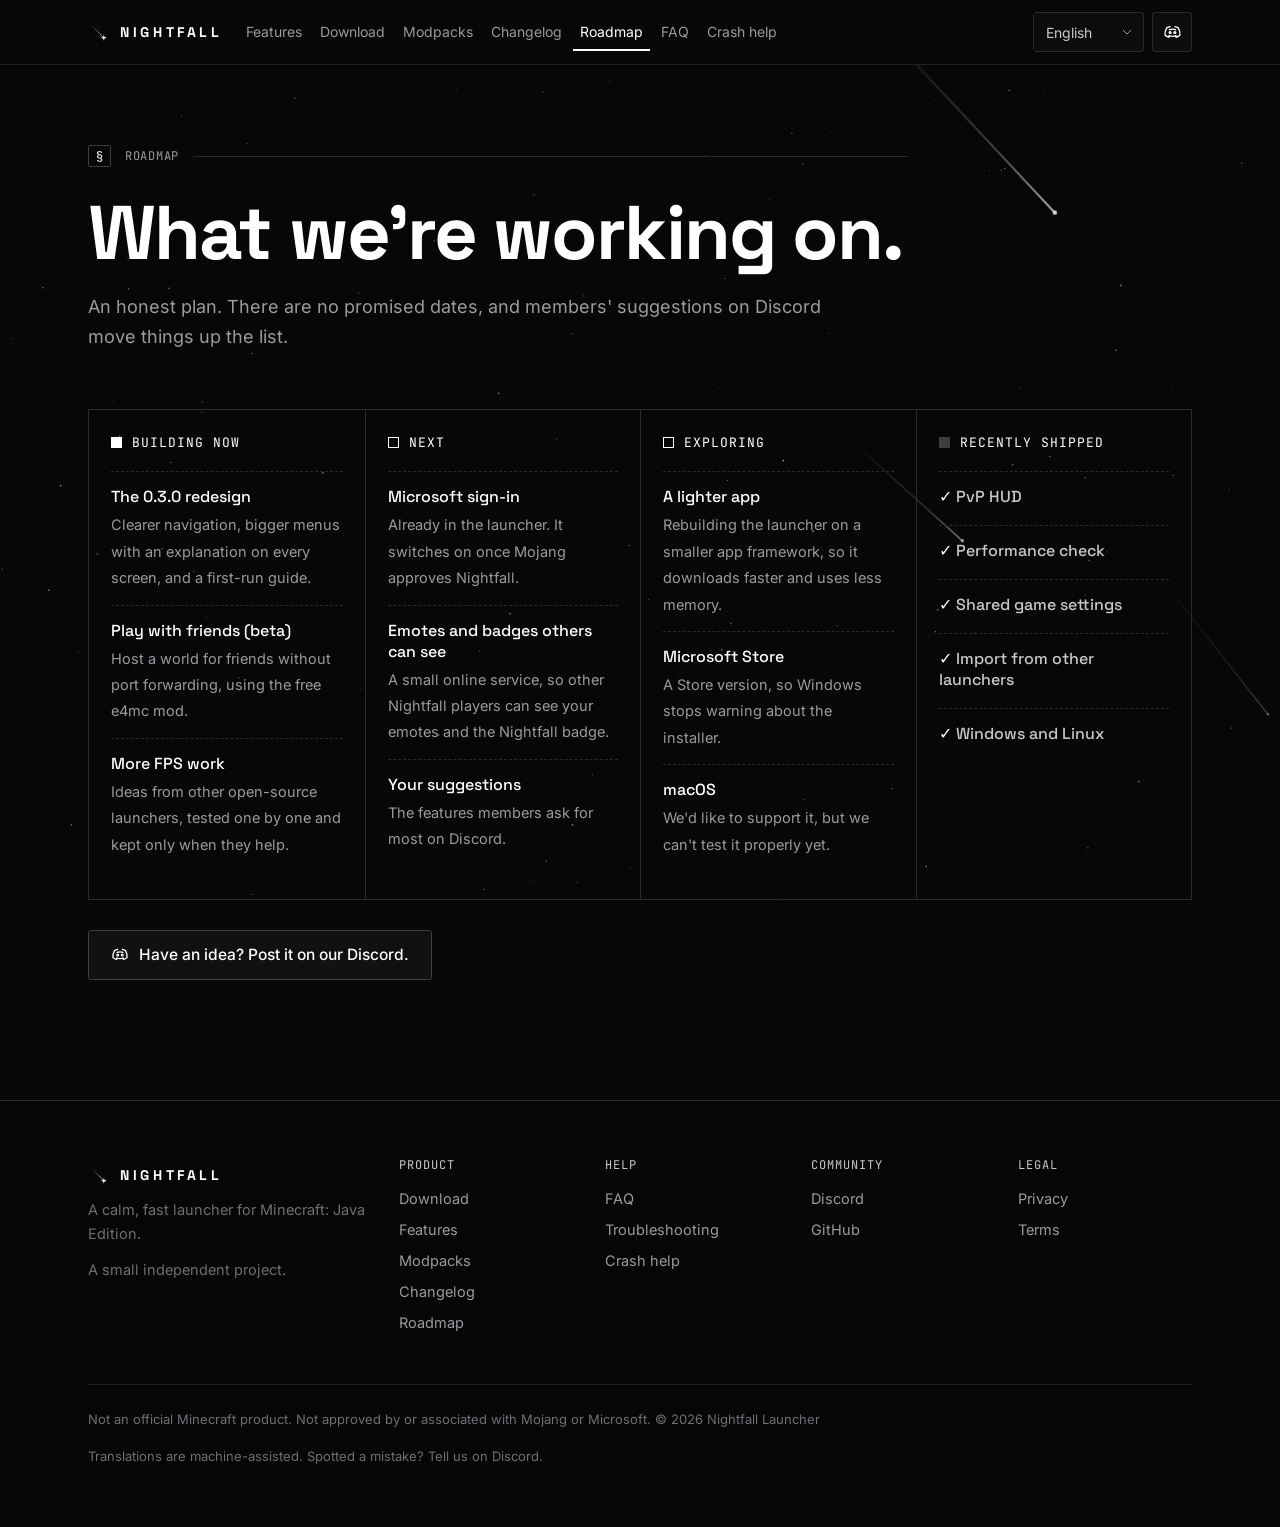
<file: roadmap.html>
<!doctype html>
<html lang="en"><head><meta charset="utf-8"><meta name="viewport" content="width=device-width,initial-scale=1">
<title>Roadmap — Nightfall Launcher</title><meta name="description" content="Nightfall is a free, ad-free Minecraft: Java Edition launcher for Windows and Linux with Modrinth and CurseForge built in, shared mod storage, share codes, an FPS doctor and crash help.">
<meta name="theme-color" content="#070708"><meta name="color-scheme" content="dark">
<link rel="icon" href="assets/star.svg" type="image/svg+xml"><link rel="icon" href="favicon.png" sizes="64x64"><link rel="apple-touch-icon" href="apple-touch-icon.png">
<link rel="preload" href="assets/fonts/space-grotesk-latin-700-normal.woff2" as="font" type="font/woff2" crossorigin>
<link rel="preload" href="assets/fonts/inter-latin-400-normal.woff2" as="font" type="font/woff2" crossorigin>
<link rel="stylesheet" href="site.css?v3">
<meta property="og:title" content="Roadmap — Nightfall Launcher"><meta property="og:description" content="Nightfall is a free, ad-free Minecraft: Java Edition launcher for Windows and Linux with Modrinth and CurseForge built in, shared mod storage, share codes, an FPS doctor and crash help.">
<meta property="og:image" content="https://crackedrolly.github.io/nightfall-launcher/assets/Nightfall-Launcher-Banner.png"><meta property="og:url" content="https://crackedrolly.github.io/nightfall-launcher/roadmap.html"><meta name="twitter:card" content="summary_large_image">
<link rel="alternate" hreflang="en" href="https://crackedrolly.github.io/nightfall-launcher/roadmap.html?lang=en"><link rel="alternate" hreflang="ro" href="https://crackedrolly.github.io/nightfall-launcher/roadmap.html?lang=ro"><link rel="alternate" hreflang="es" href="https://crackedrolly.github.io/nightfall-launcher/roadmap.html?lang=es"><link rel="alternate" hreflang="pt-BR" href="https://crackedrolly.github.io/nightfall-launcher/roadmap.html?lang=pt-BR"><link rel="alternate" hreflang="de" href="https://crackedrolly.github.io/nightfall-launcher/roadmap.html?lang=de"><link rel="alternate" hreflang="fr" href="https://crackedrolly.github.io/nightfall-launcher/roadmap.html?lang=fr"><link rel="alternate" hreflang="it" href="https://crackedrolly.github.io/nightfall-launcher/roadmap.html?lang=it"><link rel="alternate" hreflang="pl" href="https://crackedrolly.github.io/nightfall-launcher/roadmap.html?lang=pl"><link rel="alternate" hreflang="ru" href="https://crackedrolly.github.io/nightfall-launcher/roadmap.html?lang=ru"><link rel="alternate" hreflang="tr" href="https://crackedrolly.github.io/nightfall-launcher/roadmap.html?lang=tr"><link rel="alternate" hreflang="x-default" href="https://crackedrolly.github.io/nightfall-launcher/roadmap.html">
<script src="assets/i18n.js?v3" defer></script></head>
<body data-title-key="">
<a class="skip" href="#main" data-i18n="v3.skip">Skip to content</a><nav id="nav"><div class="w">
<a class="brand" href="./" aria-label="Nightfall home"><img src="assets/star.svg" alt="" width="22" height="22"><span>NIGHTFALL</span></a>
<div class="links" id="links"><a href="features.html" data-i18n="nav.features">Features</a><a href="download.html" data-i18n="nav.download">Download</a><a href="modpacks.html" data-i18n="nav.modpacks">Modpacks</a><a href="changelog.html" data-i18n="nav.changelog">Changelog</a><a href="roadmap.html" data-i18n="nav.roadmap" aria-current="page">Roadmap</a><a href="faq.html" data-i18n="nav.faq">FAQ</a><a href="crash-help.html" data-i18n="nav.crash">Crash help</a></div>
<div class="right">
<label class="lang"><span class="sr" data-i18n="nav.lang">Language</span><select id="lang" aria-label="Language"><option value="en">English</option><option value="ro">Română (Romanian)</option><option value="es">Español (Spanish)</option><option value="pt-BR">Português (Portuguese, Brazil)</option><option value="de">Deutsch (German)</option><option value="fr">Français (French)</option><option value="it">Italiano (Italian)</option><option value="pl">Polski (Polish)</option><option value="ru">Русский (Russian)</option><option value="tr">Türkçe (Turkish)</option></select></label>
<a class="iconbtn" href="https://discord.gg/PGanscBPUt" rel="noopener" aria-label="Discord" title="Discord"><svg viewBox="0 0 24 24" fill="none" stroke="currentColor" stroke-width="1.7" stroke-linecap="round" stroke-linejoin="round" aria-hidden="true"><path d="M8 8.5c2.6-.9 5.4-.9 8 0M7.5 16c2.9 1.2 6.1 1.2 9 0M9 4.5c-1.6.3-3 .8-4.3 1.6C2.8 9.3 2.3 12.4 2.6 15.5c1.5 1.2 3.1 2 4.8 2.5l1-1.8M15 4.5c1.6.3 3 .8 4.3 1.6 1.9 3.2 2.4 6.3 2.1 9.4-1.5 1.2-3.1 2-4.8 2.5l-1-1.8"/><circle cx="9" cy="12" r="1.2"/><circle cx="15" cy="12" r="1.2"/></svg></a>
<button class="iconbtn menu-btn" id="menu" aria-label="Menu" aria-expanded="false" aria-controls="links"><svg viewBox="0 0 24 24" fill="none" stroke="currentColor" stroke-width="1.7" stroke-linecap="round" stroke-linejoin="round" aria-hidden="true"><path d="M4 7h16M4 12h16M4 17h16"/></svg></button>
</div></div></nav><main id="main"><div class="w"><div class="page-hero"><div class="sh rv"><span class="no">§</span><span class="mono" data-i18n="v3.rm.kicker">Roadmap</span><i></i></div><h1 class="rv" data-i18n="v3.rm.title">What we're working on.</h1><p data-i18n="v3.rm.sub" class="rv">An honest plan. There are no promised dates, and members' suggestions on Discord move things up the list.</p></div><div class="rm rv"><div class="col now"><h2 data-i18n="v3.rm.now">Building now</h2><div class="it"><b data-i18n="v3.rm.redesign.t">The 0.3.0 redesign</b><span data-i18n="v3.rm.redesign.d">Clearer navigation, bigger menus with an explanation on every screen, and a first-run guide.</span></div><div class="it"><b data-i18n="v3.n.friends.t">Play with friends (beta)</b><span data-i18n="v3.n.friends.d">Host a world for friends without port forwarding, using the free e4mc mod.</span></div><div class="it"><b data-i18n="v3.rm.fps.t">More FPS work</b><span data-i18n="v3.rm.fps.d">Ideas from other open-source launchers, tested one by one and kept only when they help.</span></div></div><div class="col"><h2 data-i18n="v3.rm.next">Next</h2><div class="it"><b data-i18n="v3.rm.signin.t">Microsoft sign-in</b><span data-i18n="v3.rm.signin.d">Already in the launcher. It switches on once Mojang approves Nightfall.</span></div><div class="it"><b data-i18n="v3.rm.online.t">Emotes and badges others can see</b><span data-i18n="v3.rm.online.d">A small online service, so other Nightfall players can see your emotes and the Nightfall badge.</span></div><div class="it"><b data-i18n="v3.rm.suggest.t">Your suggestions</b><span data-i18n="v3.rm.suggest.d">The features members ask for most on Discord.</span></div></div><div class="col"><h2 data-i18n="v3.rm.later">Exploring</h2><div class="it"><b data-i18n="v3.rm.light.t">A lighter app</b><span data-i18n="v3.rm.light.d">Rebuilding the launcher on a smaller app framework, so it downloads faster and uses less memory.</span></div><div class="it"><b data-i18n="v3.rm.store.t">Microsoft Store</b><span data-i18n="v3.rm.store.d">A Store version, so Windows stops warning about the installer.</span></div><div class="it"><b data-i18n="v3.rm.mac.t">macOS</b><span data-i18n="v3.rm.mac.d">We'd like to support it, but we can't test it properly yet.</span></div></div><div class="col done"><h2 data-i18n="v3.rm.done">Recently shipped</h2><div class="it"><b data-i18n="tour.pvphud.t">PvP HUD</b></div><div class="it"><b data-i18n="tour.perfcheck.t">Performance check</b></div><div class="it"><b data-i18n="feat.shared.t">Shared game settings</b></div><div class="it"><b data-i18n="tour.import.t">Import from other launchers</b></div><div class="it"><b data-i18n="feat.linux.t">Windows and Linux</b></div></div></div><p class="more"><a class="btn" href="https://discord.gg/PGanscBPUt" rel="noopener"><svg viewBox="0 0 24 24" fill="none" stroke="currentColor" stroke-width="1.7" stroke-linecap="round" stroke-linejoin="round" aria-hidden="true"><path d="M8 8.5c2.6-.9 5.4-.9 8 0M7.5 16c2.9 1.2 6.1 1.2 9 0M9 4.5c-1.6.3-3 .8-4.3 1.6C2.8 9.3 2.3 12.4 2.6 15.5c1.5 1.2 3.1 2 4.8 2.5l1-1.8M15 4.5c1.6.3 3 .8 4.3 1.6 1.9 3.2 2.4 6.3 2.1 9.4-1.5 1.2-3.1 2-4.8 2.5l-1-1.8"/><circle cx="9" cy="12" r="1.2"/><circle cx="15" cy="12" r="1.2"/></svg><span data-i18n="v3.rm.idea">Have an idea? Post it on our Discord.</span></a></p></div></main><footer><div class="w">
<div><a class="brand" href="./"><img src="assets/star.svg" alt="" width="22" height="22"><span>NIGHTFALL</span></a><p data-i18n="foot.tagline">A calm, fast launcher for Minecraft: Java Edition.</p><p data-i18n="v3.foot.made">A small independent project.</p></div>
<div><h4 data-i18n="foot.product">Product</h4><a href="download.html" data-i18n="nav.download">Download</a><a href="features.html" data-i18n="nav.features">Features</a><a href="modpacks.html" data-i18n="nav.modpacks">Modpacks</a><a href="changelog.html" data-i18n="nav.changelog">Changelog</a><a href="roadmap.html" data-i18n="nav.roadmap">Roadmap</a></div>
<div><h4 data-i18n="v3.foot.help">Help</h4><a href="faq.html" data-i18n="nav.faq">FAQ</a><a href="faq.html#troubleshooting" data-i18n="v3.ts.title">Troubleshooting</a><a href="crash-help.html" data-i18n="nav.crash">Crash help</a></div>
<div><h4 data-i18n="foot.community">Community</h4><a href="https://discord.gg/PGanscBPUt" rel="noopener">Discord</a><a href="https://github.com/CrackedRolly/nightfall-launcher" rel="noopener">GitHub</a></div>
<div><h4 data-i18n="foot.legal">Legal</h4><a href="privacy.html" data-i18n="foot.privacy">Privacy</a><a href="terms.html" data-i18n="foot.terms">Terms</a></div>
<div class="fine"><span><span data-i18n="foot.disclaimer">Not an official Minecraft product. Not approved by or associated with Mojang or Microsoft.</span> © 2026 Nightfall Launcher</span><span data-i18n="foot.translated">Translations are machine-assisted. Spotted a mistake? Tell us on Discord.</span></div>
</div></footer>
<div class="lb" id="lb" role="dialog" aria-modal="true" aria-label="Screenshot"><img alt=""></div>
<script src="assets/site.js?v3" defer></script>
<script src="assets/meteors.js?v3" defer></script>
</body></html>
</file>
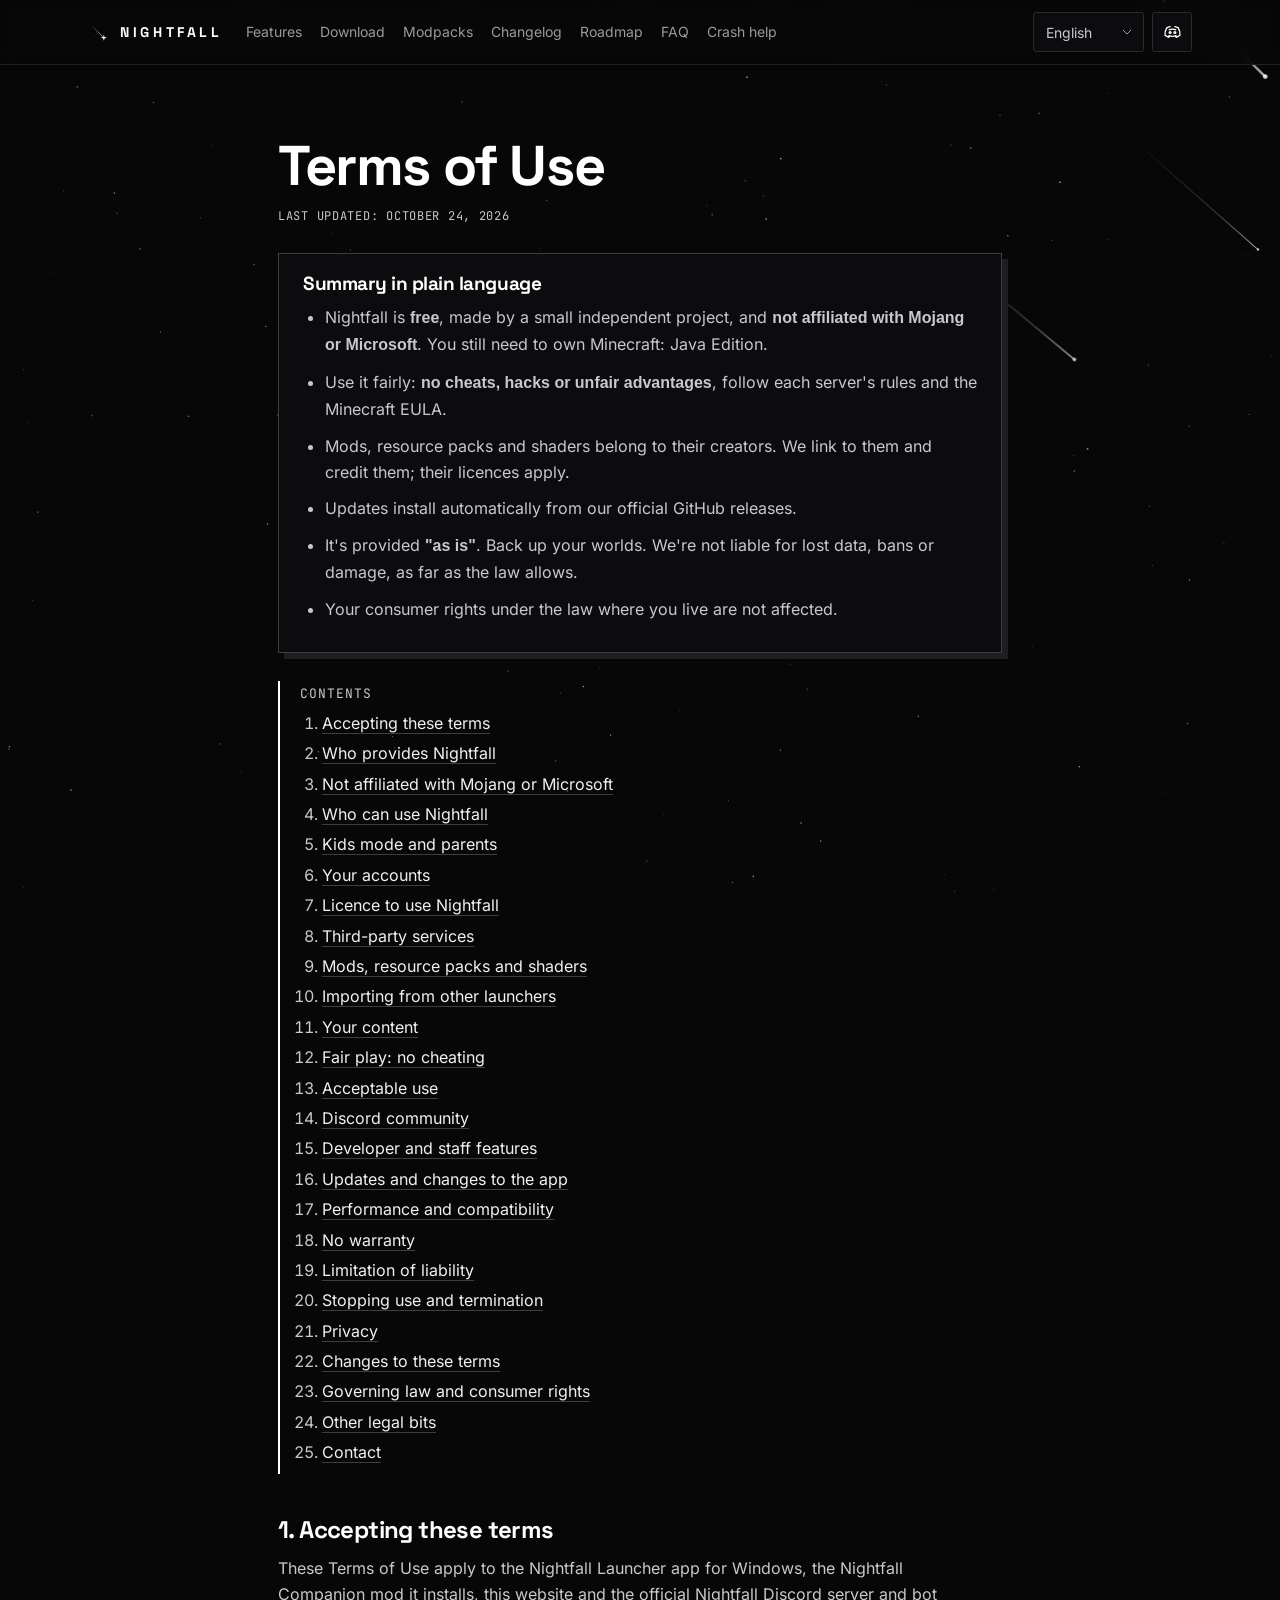
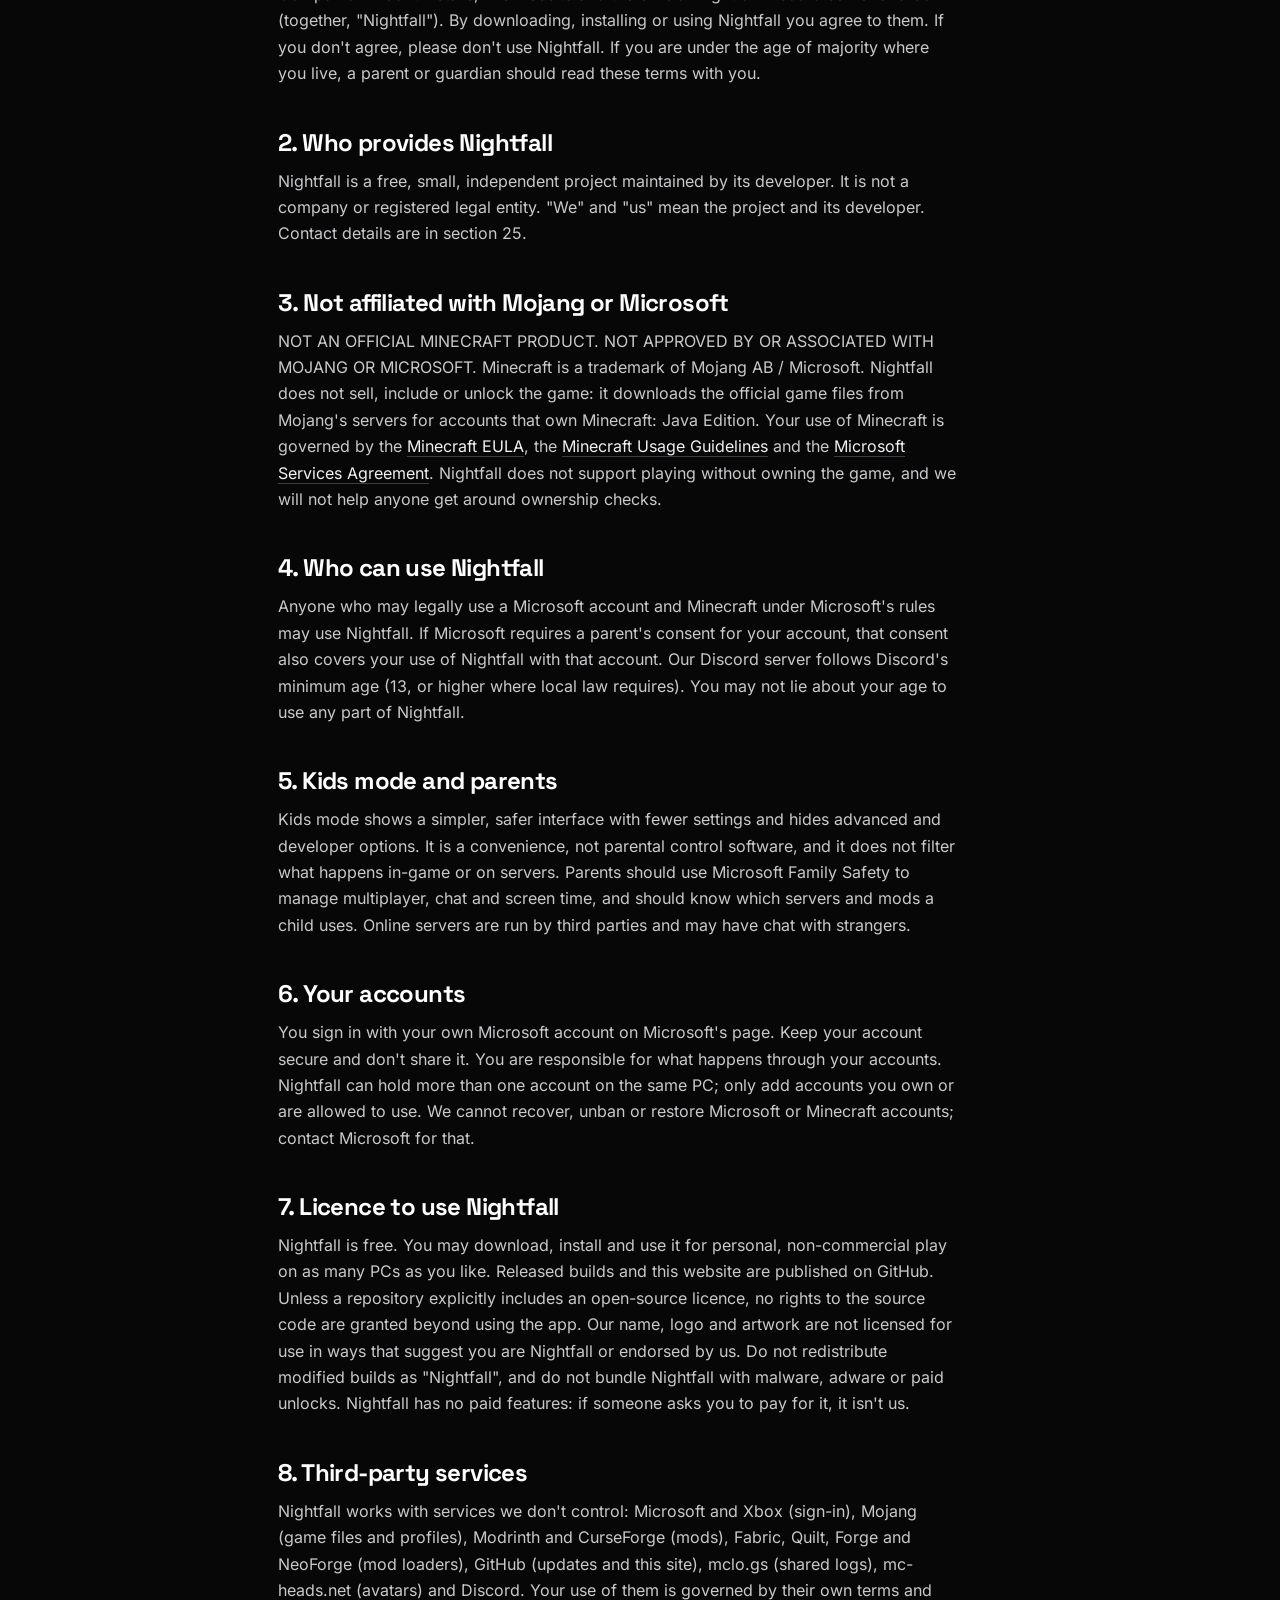
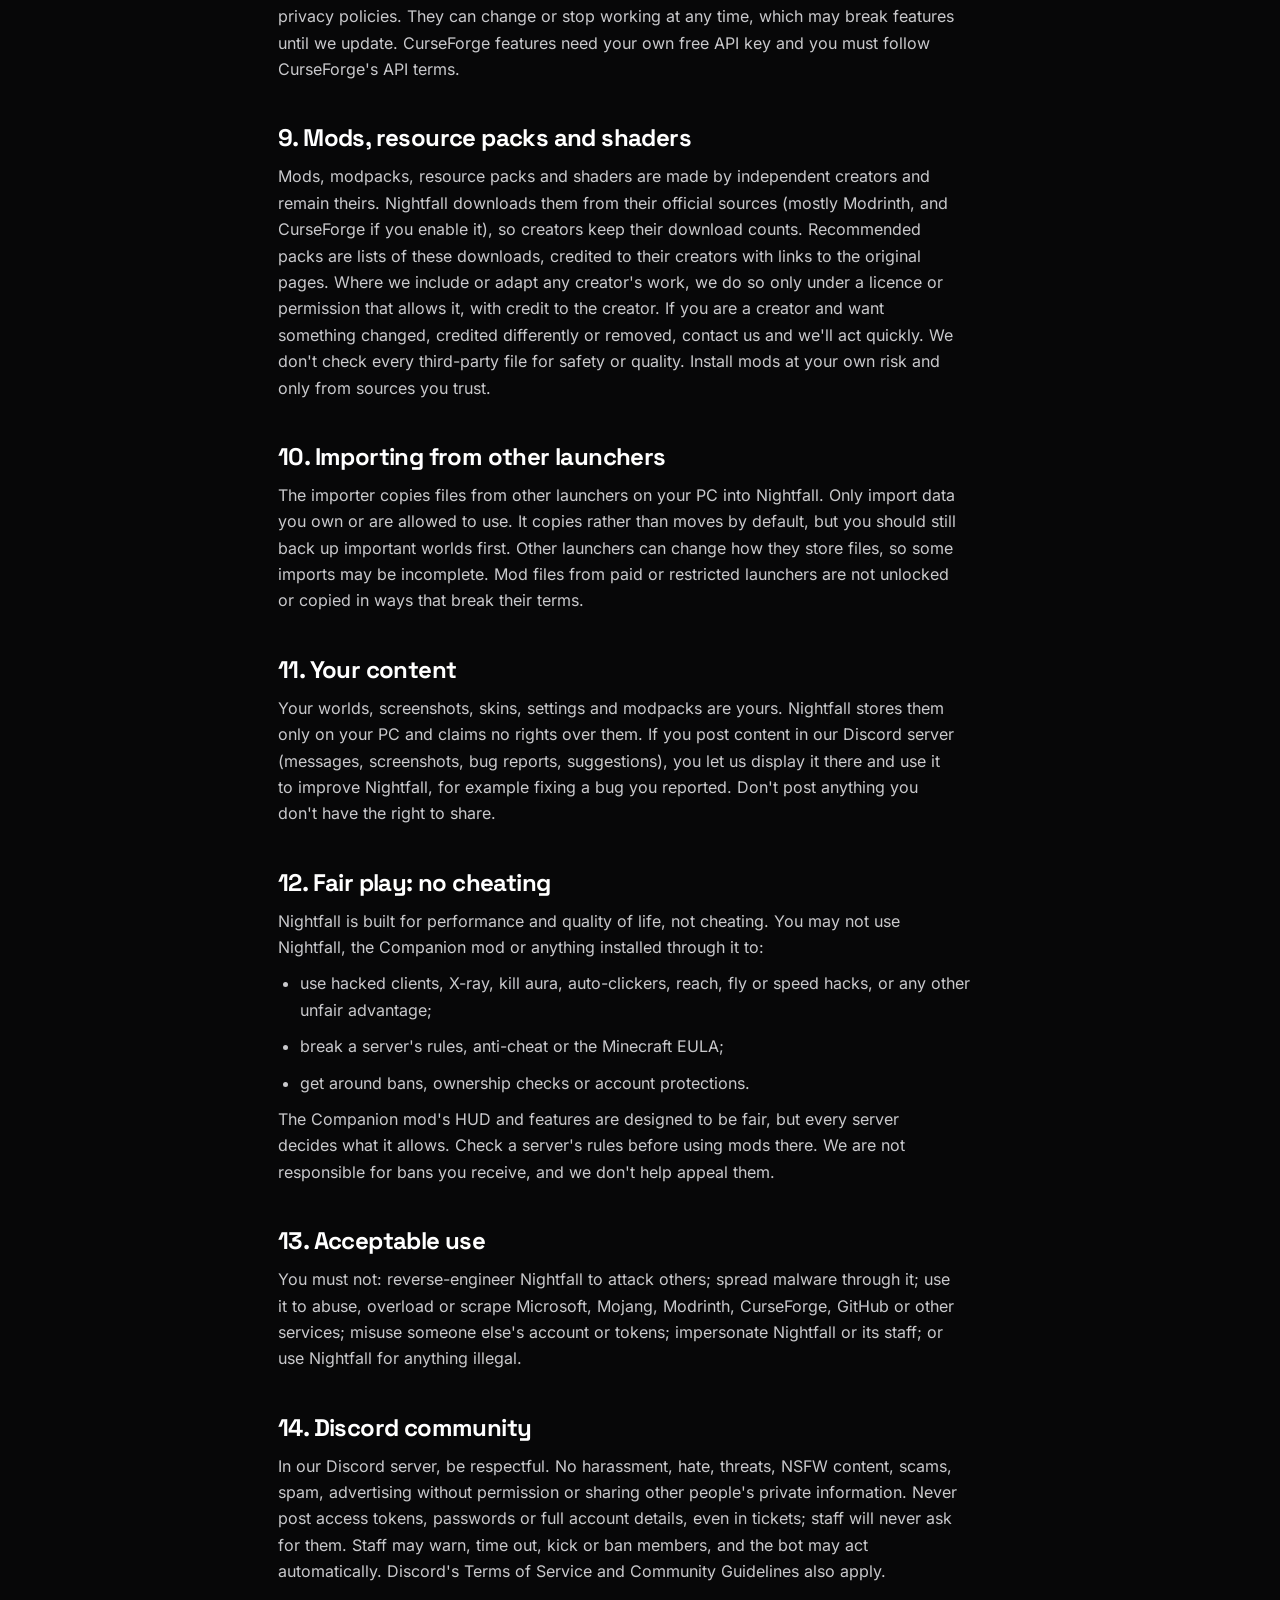
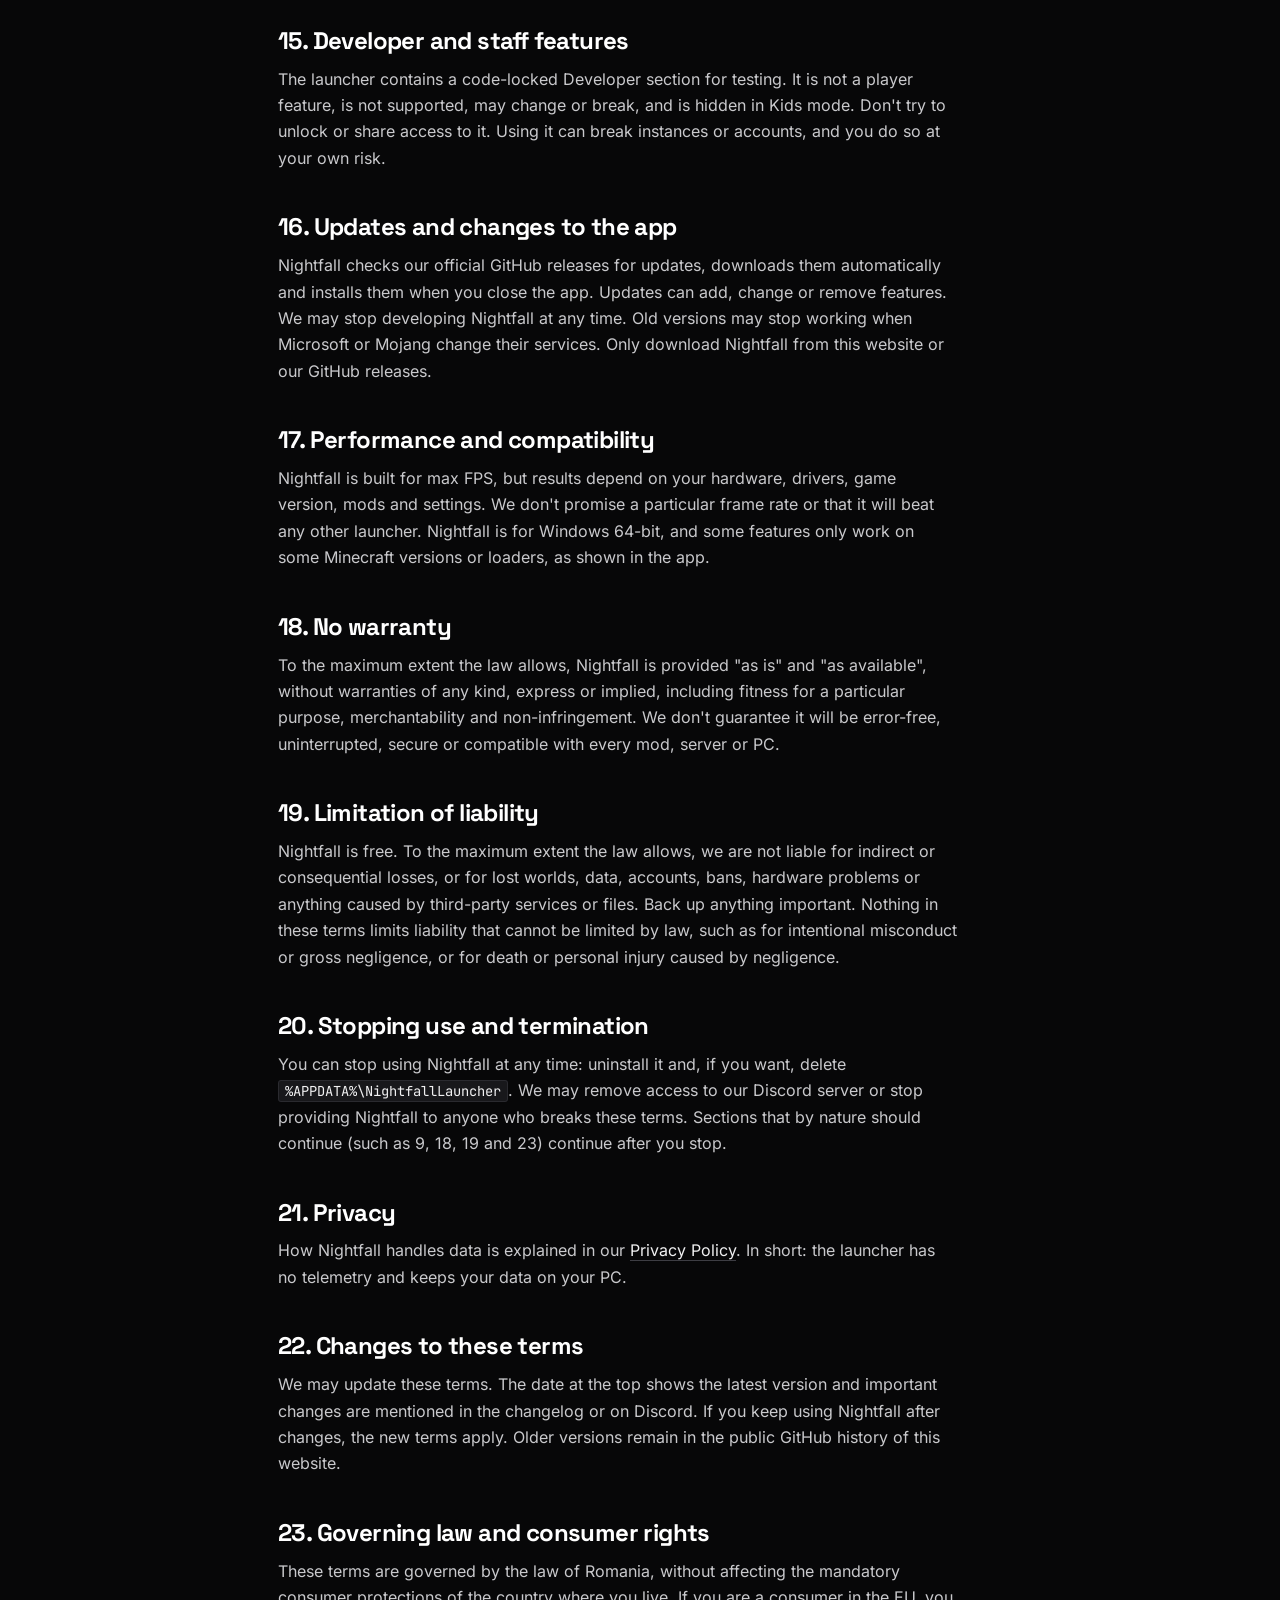
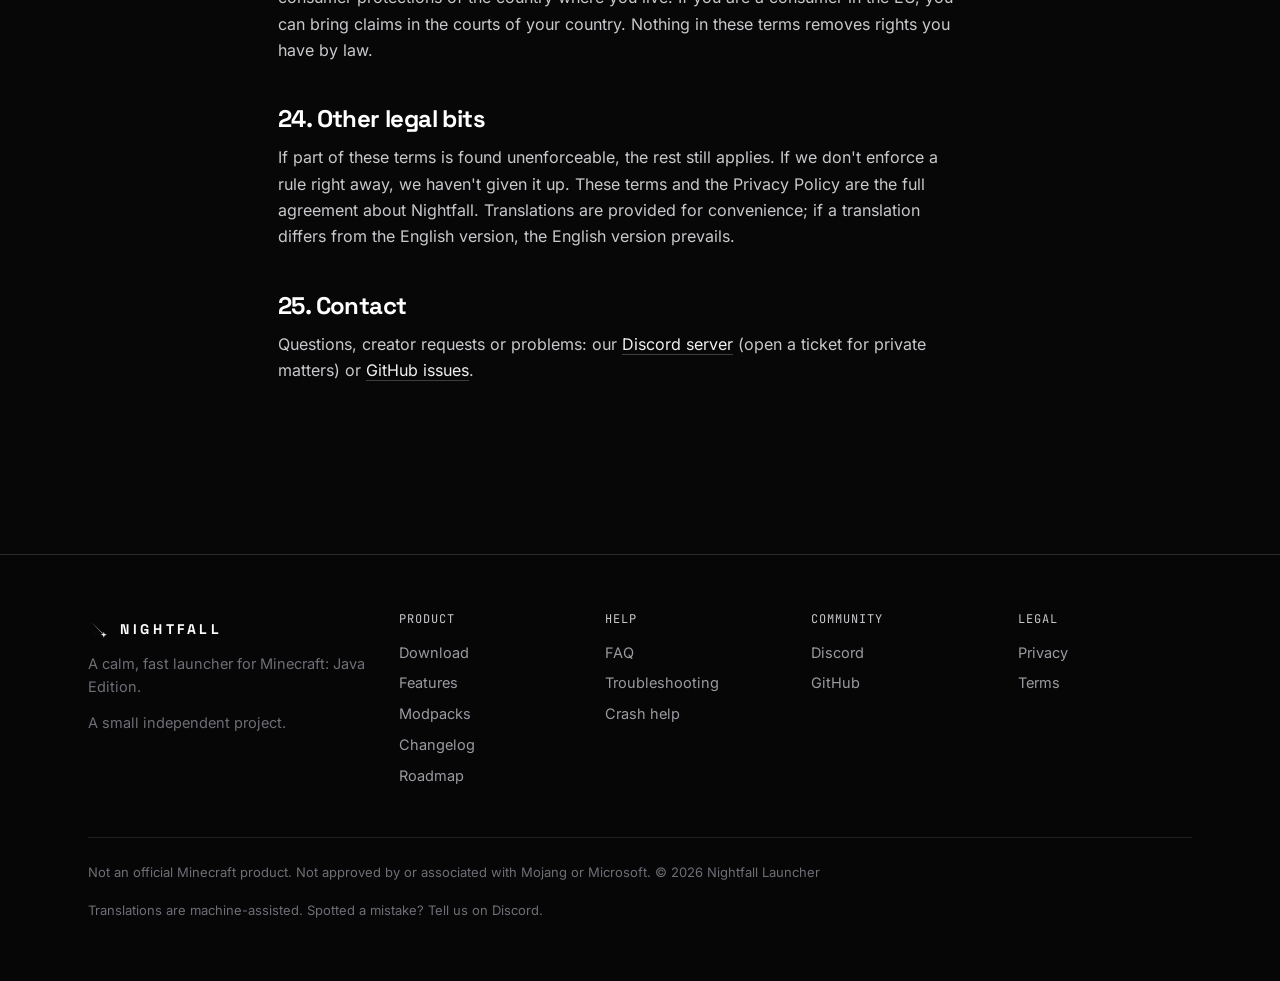
<file: terms.html>
<!doctype html>
<html lang="en"><head><meta charset="utf-8"><meta name="viewport" content="width=device-width,initial-scale=1">
<title>Terms of Use — Nightfall Launcher</title><meta name="description" content="Terms of Use for Nightfall Launcher: what the launcher, website and Discord bot do with your data and the rules for using them.">
<meta name="theme-color" content="#070708"><meta name="color-scheme" content="dark">
<link rel="icon" href="assets/star.svg" type="image/svg+xml"><link rel="icon" href="favicon.png" sizes="64x64"><link rel="apple-touch-icon" href="apple-touch-icon.png">
<link rel="preload" href="assets/fonts/space-grotesk-latin-700-normal.woff2" as="font" type="font/woff2" crossorigin>
<link rel="preload" href="assets/fonts/inter-latin-400-normal.woff2" as="font" type="font/woff2" crossorigin>
<link rel="stylesheet" href="site.css?v3">
<meta property="og:title" content="Terms of Use — Nightfall Launcher"><meta property="og:description" content="Terms of Use for Nightfall Launcher: what the launcher, website and Discord bot do with your data and the rules for using them.">
<meta property="og:image" content="https://crackedrolly.github.io/nightfall-launcher/assets/Nightfall-Launcher-Banner.png"><meta property="og:url" content="https://crackedrolly.github.io/nightfall-launcher/terms.html"><meta name="twitter:card" content="summary_large_image">
<link rel="alternate" hreflang="en" href="https://crackedrolly.github.io/nightfall-launcher/terms.html?lang=en"><link rel="alternate" hreflang="ro" href="https://crackedrolly.github.io/nightfall-launcher/terms.html?lang=ro"><link rel="alternate" hreflang="es" href="https://crackedrolly.github.io/nightfall-launcher/terms.html?lang=es"><link rel="alternate" hreflang="pt-BR" href="https://crackedrolly.github.io/nightfall-launcher/terms.html?lang=pt-BR"><link rel="alternate" hreflang="de" href="https://crackedrolly.github.io/nightfall-launcher/terms.html?lang=de"><link rel="alternate" hreflang="fr" href="https://crackedrolly.github.io/nightfall-launcher/terms.html?lang=fr"><link rel="alternate" hreflang="it" href="https://crackedrolly.github.io/nightfall-launcher/terms.html?lang=it"><link rel="alternate" hreflang="pl" href="https://crackedrolly.github.io/nightfall-launcher/terms.html?lang=pl"><link rel="alternate" hreflang="ru" href="https://crackedrolly.github.io/nightfall-launcher/terms.html?lang=ru"><link rel="alternate" hreflang="tr" href="https://crackedrolly.github.io/nightfall-launcher/terms.html?lang=tr"><link rel="alternate" hreflang="x-default" href="https://crackedrolly.github.io/nightfall-launcher/terms.html">
<script src="assets/i18n.js?v3" defer></script></head>
<body data-title-key="">
<a class="skip" href="#main" data-i18n="v3.skip">Skip to content</a><nav id="nav"><div class="w">
<a class="brand" href="./" aria-label="Nightfall home"><img src="assets/star.svg" alt="" width="22" height="22"><span>NIGHTFALL</span></a>
<div class="links" id="links"><a href="features.html" data-i18n="nav.features">Features</a><a href="download.html" data-i18n="nav.download">Download</a><a href="modpacks.html" data-i18n="nav.modpacks">Modpacks</a><a href="changelog.html" data-i18n="nav.changelog">Changelog</a><a href="roadmap.html" data-i18n="nav.roadmap">Roadmap</a><a href="faq.html" data-i18n="nav.faq">FAQ</a><a href="crash-help.html" data-i18n="nav.crash">Crash help</a></div>
<div class="right">
<label class="lang"><span class="sr" data-i18n="nav.lang">Language</span><select id="lang" aria-label="Language"><option value="en">English</option><option value="ro">Română (Romanian)</option><option value="es">Español (Spanish)</option><option value="pt-BR">Português (Portuguese, Brazil)</option><option value="de">Deutsch (German)</option><option value="fr">Français (French)</option><option value="it">Italiano (Italian)</option><option value="pl">Polski (Polish)</option><option value="ru">Русский (Russian)</option><option value="tr">Türkçe (Turkish)</option></select></label>
<a class="iconbtn" href="https://discord.gg/PGanscBPUt" rel="noopener" aria-label="Discord" title="Discord"><svg viewBox="0 0 24 24" fill="none" stroke="currentColor" stroke-width="1.7" stroke-linecap="round" stroke-linejoin="round" aria-hidden="true"><path d="M8 8.5c2.6-.9 5.4-.9 8 0M7.5 16c2.9 1.2 6.1 1.2 9 0M9 4.5c-1.6.3-3 .8-4.3 1.6C2.8 9.3 2.3 12.4 2.6 15.5c1.5 1.2 3.1 2 4.8 2.5l1-1.8M15 4.5c1.6.3 3 .8 4.3 1.6 1.9 3.2 2.4 6.3 2.1 9.4-1.5 1.2-3.1 2-4.8 2.5l-1-1.8"/><circle cx="9" cy="12" r="1.2"/><circle cx="15" cy="12" r="1.2"/></svg></a>
<button class="iconbtn menu-btn" id="menu" aria-label="Menu" aria-expanded="false" aria-controls="links"><svg viewBox="0 0 24 24" fill="none" stroke="currentColor" stroke-width="1.7" stroke-linecap="round" stroke-linejoin="round" aria-hidden="true"><path d="M4 7h16M4 12h16M4 17h16"/></svg></button>
</div></div></nav><main id="main" class="w doc"><h1 id="lt">Terms of Use</h1><p class="mono" id="lu">Last updated: October 24, 2026</p><p class="lnote" id="ln" hidden></p>
<div id="legal" data-page="terms">
<div class="sumbox"><h2>Summary in plain language</h2><ul>
<li>Nightfall is <strong>free</strong>, made by a small independent project, and <strong>not affiliated with Mojang or Microsoft</strong>. You still need to own Minecraft: Java Edition.</li>
<li>Use it fairly: <strong>no cheats, hacks or unfair advantages</strong>, follow each server's rules and the Minecraft EULA.</li>
<li>Mods, resource packs and shaders belong to their creators. We link to them and credit them; their licences apply.</li>
<li>Updates install automatically from our official GitHub releases.</li>
<li>It's provided <strong>"as is"</strong>. Back up your worlds. We're not liable for lost data, bans or damage, as far as the law allows.</li>
<li>Your consumer rights under the law where you live are not affected.</li>
</ul></div>
<nav class="toc" aria-label="Contents"><h2>Contents</h2><ol>
<li><a href="#t-accept">Accepting these terms</a></li><li><a href="#t-who">Who provides Nightfall</a></li><li><a href="#t-mojang">Not affiliated with Mojang or Microsoft</a></li><li><a href="#t-elig">Who can use Nightfall</a></li><li><a href="#t-kids">Kids mode and parents</a></li><li><a href="#t-accounts">Your accounts</a></li><li><a href="#t-licence">Licence to use Nightfall</a></li><li><a href="#t-third">Third-party services</a></li><li><a href="#t-mods">Mods, resource packs and shaders</a></li><li><a href="#t-import">Importing from other launchers</a></li><li><a href="#t-content">Your content</a></li><li><a href="#t-fair">Fair play: no cheating</a></li><li><a href="#t-use">Acceptable use</a></li><li><a href="#t-community">Discord community</a></li><li><a href="#t-dev">Developer and staff features</a></li><li><a href="#t-updates">Updates and changes to the app</a></li><li><a href="#t-perf">Performance and compatibility</a></li><li><a href="#t-warranty">No warranty</a></li><li><a href="#t-liability">Limitation of liability</a></li><li><a href="#t-end">Stopping use and termination</a></li><li><a href="#t-privacy">Privacy</a></li><li><a href="#t-changes">Changes to these terms</a></li><li><a href="#t-law">Governing law and consumer rights</a></li><li><a href="#t-misc">Other legal bits</a></li><li><a href="#t-contact">Contact</a></li>
</ol></nav>
<h2 id="t-accept">1. Accepting these terms</h2>
<p>These Terms of Use apply to the Nightfall Launcher app for Windows, the Nightfall Companion mod it installs, this website and the official Nightfall Discord server and bot (together, "Nightfall"). By downloading, installing or using Nightfall you agree to them. If you don't agree, please don't use Nightfall. If you are under the age of majority where you live, a parent or guardian should read these terms with you.</p>
<h2 id="t-who">2. Who provides Nightfall</h2>
<p>Nightfall is a free, small, independent project maintained by its developer. It is not a company or registered legal entity. "We" and "us" mean the project and its developer. Contact details are in section 25.</p>
<h2 id="t-mojang">3. Not affiliated with Mojang or Microsoft</h2>
<p>NOT AN OFFICIAL MINECRAFT PRODUCT. NOT APPROVED BY OR ASSOCIATED WITH MOJANG OR MICROSOFT. Minecraft is a trademark of Mojang AB / Microsoft. Nightfall does not sell, include or unlock the game: it downloads the official game files from Mojang's servers for accounts that own Minecraft: Java Edition. Your use of Minecraft is governed by the <a href="https://www.minecraft.net/eula" rel="noopener">Minecraft EULA</a>, the <a href="https://www.minecraft.net/usage-guidelines" rel="noopener">Minecraft Usage Guidelines</a> and the <a href="https://www.microsoft.com/servicesagreement" rel="noopener">Microsoft Services Agreement</a>. Nightfall does not support playing without owning the game, and we will not help anyone get around ownership checks.</p>
<h2 id="t-elig">4. Who can use Nightfall</h2>
<p>Anyone who may legally use a Microsoft account and Minecraft under Microsoft's rules may use Nightfall. If Microsoft requires a parent's consent for your account, that consent also covers your use of Nightfall with that account. Our Discord server follows Discord's minimum age (13, or higher where local law requires). You may not lie about your age to use any part of Nightfall.</p>
<h2 id="t-kids">5. Kids mode and parents</h2>
<p>Kids mode shows a simpler, safer interface with fewer settings and hides advanced and developer options. It is a convenience, not parental control software, and it does not filter what happens in-game or on servers. Parents should use Microsoft Family Safety to manage multiplayer, chat and screen time, and should know which servers and mods a child uses. Online servers are run by third parties and may have chat with strangers.</p>
<h2 id="t-accounts">6. Your accounts</h2>
<p>You sign in with your own Microsoft account on Microsoft's page. Keep your account secure and don't share it. You are responsible for what happens through your accounts. Nightfall can hold more than one account on the same PC; only add accounts you own or are allowed to use. We cannot recover, unban or restore Microsoft or Minecraft accounts; contact Microsoft for that.</p>
<h2 id="t-licence">7. Licence to use Nightfall</h2>
<p>Nightfall is free. You may download, install and use it for personal, non-commercial play on as many PCs as you like. Released builds and this website are published on GitHub. Unless a repository explicitly includes an open-source licence, no rights to the source code are granted beyond using the app. Our name, logo and artwork are not licensed for use in ways that suggest you are Nightfall or endorsed by us. Do not redistribute modified builds as "Nightfall", and do not bundle Nightfall with malware, adware or paid unlocks. Nightfall has no paid features: if someone asks you to pay for it, it isn't us.</p>
<h2 id="t-third">8. Third-party services</h2>
<p>Nightfall works with services we don't control: Microsoft and Xbox (sign-in), Mojang (game files and profiles), Modrinth and CurseForge (mods), Fabric, Quilt, Forge and NeoForge (mod loaders), GitHub (updates and this site), mclo.gs (shared logs), mc-heads.net (avatars) and Discord. Your use of them is governed by their own terms and privacy policies. They can change or stop working at any time, which may break features until we update. CurseForge features need your own free API key and you must follow CurseForge's API terms.</p>
<h2 id="t-mods">9. Mods, resource packs and shaders</h2>
<p>Mods, modpacks, resource packs and shaders are made by independent creators and remain theirs. Nightfall downloads them from their official sources (mostly Modrinth, and CurseForge if you enable it), so creators keep their download counts. Recommended packs are lists of these downloads, credited to their creators with links to the original pages. Where we include or adapt any creator's work, we do so only under a licence or permission that allows it, with credit to the creator. If you are a creator and want something changed, credited differently or removed, contact us and we'll act quickly. We don't check every third-party file for safety or quality. Install mods at your own risk and only from sources you trust.</p>
<h2 id="t-import">10. Importing from other launchers</h2>
<p>The importer copies files from other launchers on your PC into Nightfall. Only import data you own or are allowed to use. It copies rather than moves by default, but you should still back up important worlds first. Other launchers can change how they store files, so some imports may be incomplete. Mod files from paid or restricted launchers are not unlocked or copied in ways that break their terms.</p>
<h2 id="t-content">11. Your content</h2>
<p>Your worlds, screenshots, skins, settings and modpacks are yours. Nightfall stores them only on your PC and claims no rights over them. If you post content in our Discord server (messages, screenshots, bug reports, suggestions), you let us display it there and use it to improve Nightfall, for example fixing a bug you reported. Don't post anything you don't have the right to share.</p>
<h2 id="t-fair">12. Fair play: no cheating</h2>
<p>Nightfall is built for performance and quality of life, not cheating. You may not use Nightfall, the Companion mod or anything installed through it to:</p>
<ul><li>use hacked clients, X-ray, kill aura, auto-clickers, reach, fly or speed hacks, or any other unfair advantage;</li>
<li>break a server's rules, anti-cheat or the Minecraft EULA;</li>
<li>get around bans, ownership checks or account protections.</li></ul>
<p>The Companion mod's HUD and features are designed to be fair, but every server decides what it allows. Check a server's rules before using mods there. We are not responsible for bans you receive, and we don't help appeal them.</p>
<h2 id="t-use">13. Acceptable use</h2>
<p>You must not: reverse-engineer Nightfall to attack others; spread malware through it; use it to abuse, overload or scrape Microsoft, Mojang, Modrinth, CurseForge, GitHub or other services; misuse someone else's account or tokens; impersonate Nightfall or its staff; or use Nightfall for anything illegal.</p>
<h2 id="t-community">14. Discord community</h2>
<p>In our Discord server, be respectful. No harassment, hate, threats, NSFW content, scams, spam, advertising without permission or sharing other people's private information. Never post access tokens, passwords or full account details, even in tickets; staff will never ask for them. Staff may warn, time out, kick or ban members, and the bot may act automatically. Discord's Terms of Service and Community Guidelines also apply.</p>
<h2 id="t-dev">15. Developer and staff features</h2>
<p>The launcher contains a code-locked Developer section for testing. It is not a player feature, is not supported, may change or break, and is hidden in Kids mode. Don't try to unlock or share access to it. Using it can break instances or accounts, and you do so at your own risk.</p>
<h2 id="t-updates">16. Updates and changes to the app</h2>
<p>Nightfall checks our official GitHub releases for updates, downloads them automatically and installs them when you close the app. Updates can add, change or remove features. We may stop developing Nightfall at any time. Old versions may stop working when Microsoft or Mojang change their services. Only download Nightfall from this website or our GitHub releases.</p>
<h2 id="t-perf">17. Performance and compatibility</h2>
<p>Nightfall is built for max FPS, but results depend on your hardware, drivers, game version, mods and settings. We don't promise a particular frame rate or that it will beat any other launcher. Nightfall is for Windows 64-bit, and some features only work on some Minecraft versions or loaders, as shown in the app.</p>
<h2 id="t-warranty">18. No warranty</h2>
<p>To the maximum extent the law allows, Nightfall is provided "as is" and "as available", without warranties of any kind, express or implied, including fitness for a particular purpose, merchantability and non-infringement. We don't guarantee it will be error-free, uninterrupted, secure or compatible with every mod, server or PC.</p>
<h2 id="t-liability">19. Limitation of liability</h2>
<p>Nightfall is free. To the maximum extent the law allows, we are not liable for indirect or consequential losses, or for lost worlds, data, accounts, bans, hardware problems or anything caused by third-party services or files. Back up anything important. Nothing in these terms limits liability that cannot be limited by law, such as for intentional misconduct or gross negligence, or for death or personal injury caused by negligence.</p>
<h2 id="t-end">20. Stopping use and termination</h2>
<p>You can stop using Nightfall at any time: uninstall it and, if you want, delete <code>%APPDATA%\NightfallLauncher</code>. We may remove access to our Discord server or stop providing Nightfall to anyone who breaks these terms. Sections that by nature should continue (such as 9, 18, 19 and 23) continue after you stop.</p>
<h2 id="t-privacy">21. Privacy</h2>
<p>How Nightfall handles data is explained in our <a href="privacy.html">Privacy Policy</a>. In short: the launcher has no telemetry and keeps your data on your PC.</p>
<h2 id="t-changes">22. Changes to these terms</h2>
<p>We may update these terms. The date at the top shows the latest version and important changes are mentioned in the changelog or on Discord. If you keep using Nightfall after changes, the new terms apply. Older versions remain in the public GitHub history of this website.</p>
<h2 id="t-law">23. Governing law and consumer rights</h2>
<p>These terms are governed by the law of Romania, without affecting the mandatory consumer protections of the country where you live. If you are a consumer in the EU, you can bring claims in the courts of your country. Nothing in these terms removes rights you have by law.</p>
<h2 id="t-misc">24. Other legal bits</h2>
<p>If part of these terms is found unenforceable, the rest still applies. If we don't enforce a rule right away, we haven't given it up. These terms and the Privacy Policy are the full agreement about Nightfall. Translations are provided for convenience; if a translation differs from the English version, the English version prevails.</p>
<h2 id="t-contact">25. Contact</h2>
<p>Questions, creator requests or problems: our <a href="https://discord.gg/PGanscBPUt" rel="noopener">Discord server</a> (open a ticket for private matters) or <a href="https://github.com/CrackedRolly/nightfall-launcher/issues" rel="noopener">GitHub issues</a>.</p>
</div></main><footer><div class="w">
<div><a class="brand" href="./"><img src="assets/star.svg" alt="" width="22" height="22"><span>NIGHTFALL</span></a><p data-i18n="foot.tagline">A calm, fast launcher for Minecraft: Java Edition.</p><p data-i18n="v3.foot.made">A small independent project.</p></div>
<div><h4 data-i18n="foot.product">Product</h4><a href="download.html" data-i18n="nav.download">Download</a><a href="features.html" data-i18n="nav.features">Features</a><a href="modpacks.html" data-i18n="nav.modpacks">Modpacks</a><a href="changelog.html" data-i18n="nav.changelog">Changelog</a><a href="roadmap.html" data-i18n="nav.roadmap">Roadmap</a></div>
<div><h4 data-i18n="v3.foot.help">Help</h4><a href="faq.html" data-i18n="nav.faq">FAQ</a><a href="faq.html#troubleshooting" data-i18n="v3.ts.title">Troubleshooting</a><a href="crash-help.html" data-i18n="nav.crash">Crash help</a></div>
<div><h4 data-i18n="foot.community">Community</h4><a href="https://discord.gg/PGanscBPUt" rel="noopener">Discord</a><a href="https://github.com/CrackedRolly/nightfall-launcher" rel="noopener">GitHub</a></div>
<div><h4 data-i18n="foot.legal">Legal</h4><a href="privacy.html" data-i18n="foot.privacy">Privacy</a><a href="terms.html" data-i18n="foot.terms">Terms</a></div>
<div class="fine"><span><span data-i18n="foot.disclaimer">Not an official Minecraft product. Not approved by or associated with Mojang or Microsoft.</span> © 2026 Nightfall Launcher</span><span data-i18n="foot.translated">Translations are machine-assisted. Spotted a mistake? Tell us on Discord.</span></div>
</div></footer>
<div class="lb" id="lb" role="dialog" aria-modal="true" aria-label="Screenshot"><img alt=""></div>
<script src="assets/site.js?v3" defer></script>
<script src="assets/meteors.js?v3" defer></script>
<script>(function(){var C={},E=null,b=document.getElementById('legal'),h=document.getElementById('lt'),u=document.getElementById('lu'),n=document.getElementById('ln'),pg=b.getAttribute('data-page');
function set(d){b.innerHTML=d[pg];h.textContent=d[pg+'_t'];u.textContent=d.updated;document.title=d[pg+'_t']+' — Nightfall Launcher';if(d.note){n.textContent=d.note;n.hidden=false}else n.hidden=true;if(location.hash){var t=document.getElementById(location.hash.slice(1));if(t)t.scrollIntoView()}}
if(!E)E={};E[pg]=b.innerHTML;E[pg+'_t']=h.textContent;E.updated=u.textContent;E.note='';
document.addEventListener('nf:lang',function(e){var l=e.detail;document.documentElement.lang=l;if(l==='en')return set(E);if(C[l])return set(C[l]);fetch('i18n/legal/'+l+'.json').then(function(r){return r.json()}).then(function(d){C[l]=d;if((window.NF&&NF.lang)===l)set(d)}).catch(function(){set(E)})});})();</script></body></html>
</file>
<file: site.css>
/* Nightfall site v3 — "night logbook". Black, grays, white. No gradients except the meteors. */
@font-face{font-family:Inter;src:url(assets/fonts/inter-latin-400-normal.woff2) format("woff2");font-weight:400;font-display:swap;unicode-range:U+0000-00FF,U+0131,U+0152-0153,U+02BB-02BC,U+02C6,U+02DA,U+02DC,U+2000-206F,U+20AC,U+2122,U+2191,U+2193,U+2212,U+2215,U+FEFF,U+FFFD}
@font-face{font-family:Inter;src:url(assets/fonts/inter-latin-500-normal.woff2) format("woff2");font-weight:500;font-display:swap;unicode-range:U+0000-00FF,U+0131,U+0152-0153,U+02BB-02BC,U+02C6,U+02DA,U+02DC,U+2000-206F,U+20AC,U+2122,U+2191,U+2193,U+2212,U+2215,U+FEFF,U+FFFD}
@font-face{font-family:Inter;src:url(assets/fonts/inter-latin-600-normal.woff2) format("woff2");font-weight:600;font-display:swap;unicode-range:U+0000-00FF,U+0131,U+0152-0153,U+02BB-02BC,U+02C6,U+02DA,U+02DC,U+2000-206F,U+20AC,U+2122,U+2191,U+2193,U+2212,U+2215,U+FEFF,U+FFFD}
@font-face{font-family:Inter;src:url(assets/fonts/inter-latin-ext-400-normal.woff2) format("woff2");font-weight:400;font-display:swap;unicode-range:U+0100-02AF,U+0304,U+0308,U+0329,U+1E00-1E9F,U+1EF2-1EFF,U+2020,U+20A0-20AB,U+20AD-20C0,U+2113,U+2C60-2C7F,U+A720-A7FF}
@font-face{font-family:Inter;src:url(assets/fonts/inter-latin-ext-500-normal.woff2) format("woff2");font-weight:500;font-display:swap;unicode-range:U+0100-02AF,U+0304,U+0308,U+0329,U+1E00-1E9F,U+1EF2-1EFF,U+2020,U+20A0-20AB,U+20AD-20C0,U+2113,U+2C60-2C7F,U+A720-A7FF}
@font-face{font-family:Inter;src:url(assets/fonts/inter-latin-ext-600-normal.woff2) format("woff2");font-weight:600;font-display:swap;unicode-range:U+0100-02AF,U+0304,U+0308,U+0329,U+1E00-1E9F,U+1EF2-1EFF,U+2020,U+20A0-20AB,U+20AD-20C0,U+2113,U+2C60-2C7F,U+A720-A7FF}
@font-face{font-family:Inter;src:url(assets/fonts/inter-cyrillic-400-normal.woff2) format("woff2");font-weight:400;font-display:swap;unicode-range:U+0301,U+0400-045F,U+0490-0491,U+04B0-04B1,U+2116}
@font-face{font-family:Inter;src:url(assets/fonts/inter-cyrillic-500-normal.woff2) format("woff2");font-weight:500;font-display:swap;unicode-range:U+0301,U+0400-045F,U+0490-0491,U+04B0-04B1,U+2116}
@font-face{font-family:Inter;src:url(assets/fonts/inter-cyrillic-600-normal.woff2) format("woff2");font-weight:600;font-display:swap;unicode-range:U+0301,U+0400-045F,U+0490-0491,U+04B0-04B1,U+2116}
@font-face{font-family:Inter;src:url(assets/fonts/inter-cyrillic-700-normal.woff2) format("woff2");font-weight:700;font-display:swap;unicode-range:U+0301,U+0400-045F,U+0490-0491,U+04B0-04B1,U+2116}
@font-face{font-family:Grotesk;src:url(assets/fonts/space-grotesk-latin-500-normal.woff2) format("woff2");font-weight:500;font-display:swap;unicode-range:U+0000-00FF,U+0131,U+0152-0153,U+02BB-02BC,U+02C6,U+02DA,U+02DC,U+2000-206F,U+20AC,U+2122,U+2191,U+2193,U+2212,U+2215,U+FEFF,U+FFFD}
@font-face{font-family:Grotesk;src:url(assets/fonts/space-grotesk-latin-700-normal.woff2) format("woff2");font-weight:700;font-display:swap;unicode-range:U+0000-00FF,U+0131,U+0152-0153,U+02BB-02BC,U+02C6,U+02DA,U+02DC,U+2000-206F,U+20AC,U+2122,U+2191,U+2193,U+2212,U+2215,U+FEFF,U+FFFD}
@font-face{font-family:Grotesk;src:url(assets/fonts/space-grotesk-latin-ext-500-normal.woff2) format("woff2");font-weight:500;font-display:swap;unicode-range:U+0100-02AF,U+0304,U+0308,U+0329,U+1E00-1E9F,U+1EF2-1EFF,U+2020,U+20A0-20AB,U+20AD-20C0,U+2113,U+2C60-2C7F,U+A720-A7FF}
@font-face{font-family:Grotesk;src:url(assets/fonts/space-grotesk-latin-ext-700-normal.woff2) format("woff2");font-weight:700;font-display:swap;unicode-range:U+0100-02AF,U+0304,U+0308,U+0329,U+1E00-1E9F,U+1EF2-1EFF,U+2020,U+20A0-20AB,U+20AD-20C0,U+2113,U+2C60-2C7F,U+A720-A7FF}
@font-face{font-family:Serif;src:url(assets/fonts/instrument-serif-latin-400-italic.woff2) format("woff2");font-style:italic;font-display:swap;unicode-range:U+0000-00FF,U+2000-206F}
@font-face{font-family:Serif;src:url(assets/fonts/instrument-serif-latin-ext-400-italic.woff2) format("woff2");font-style:italic;font-display:swap;unicode-range:U+0100-02AF,U+1E00-1E9F}
@font-face{font-family:JBM;src:url(assets/fonts/jetbrains-mono-latin-400-normal.woff2) format("woff2");font-display:swap;unicode-range:U+0000-00FF,U+2000-206F}
@font-face{font-family:JBM;src:url(assets/fonts/jetbrains-mono-latin-ext-400-normal.woff2) format("woff2");font-display:swap;unicode-range:U+0100-02AF}
@font-face{font-family:JBM;src:url(assets/fonts/jetbrains-mono-cyrillic-400-normal.woff2) format("woff2");font-display:swap;unicode-range:U+0400-045F}
:root{--bg:#070708;--s0:#0c0c0e;--s1:#111113;--s2:#18181b;--ln:#1f1f23;--ln2:#2a2a2f;--ln3:#3d3d43;--tx:#f1f1f2;--tx2:#c9c9cc;--dim:#9a9aa0;--mut:#6e6e75;
 --display:Grotesk,Inter,'Segoe UI',sans-serif;--ui:Inter,'Segoe UI','Noto Sans',sans-serif;--mono:JBM,ui-monospace,Consolas,monospace;--serif:Serif,Georgia,serif;
 --ease:cubic-bezier(.2,.7,.2,1);--w:1160px}
*{box-sizing:border-box;margin:0;padding:0}
html{background:var(--bg);color:var(--tx2);font:16px/1.65 var(--ui);-webkit-font-smoothing:antialiased;scroll-behavior:smooth;scroll-padding-top:88px;overflow-x:clip}
body{min-height:100vh;overflow-x:clip;transition:opacity .15s}
html.i18n-wait body{opacity:0}
a{color:var(--tx);text-decoration:none}a:hover{color:#fff}
img{max-width:100%;display:block;height:auto}
ul,ol{padding-left:1.2em}
::selection{background:#fff;color:#000}
:focus-visible{outline:2px solid #fff;outline-offset:3px}
.w{max-width:var(--w);margin:0 auto;padding:0 28px}
.sr{position:absolute;width:1px;height:1px;overflow:hidden;clip:rect(0 0 0 0);white-space:nowrap}
.skip{position:absolute;left:-999px;top:8px;background:#fff;color:#000;padding:8px 12px;z-index:200}.skip:focus{left:8px}
.mono{font:12px/1.5 var(--mono);letter-spacing:.06em;text-transform:uppercase;color:var(--dim)}
h1,h2,h3,h4{font-family:var(--display);color:#fff;font-weight:700;letter-spacing:-.025em;line-height:1.04;overflow-wrap:break-word;hyphens:auto}
h1{font-size:clamp(44px,7vw,92px)}h2{font-size:clamp(30px,4.2vw,50px)}h3{font-size:19px;font-weight:500;letter-spacing:-.01em;line-height:1.3}
em.serif{font-family:var(--serif);font-weight:400;font-style:italic;letter-spacing:-.01em;color:var(--tx2)}
p{max-width:68ch}
code{font:.86em var(--mono);color:var(--tx);background:var(--s2);border:1px solid var(--ln2);padding:1px 6px;border-radius:3px;overflow-wrap:anywhere}

/* nav */
#nav{position:sticky;top:0;z-index:60;background:rgba(7,7,8,.86);border-bottom:1px solid var(--ln);backdrop-filter:blur(10px);-webkit-backdrop-filter:blur(10px)}
#nav .w{display:flex;align-items:center;height:64px;gap:26px}
.brand{display:flex;align-items:center;gap:10px;font:700 14px var(--display);letter-spacing:.26em;color:#fff;flex:none}.brand img{width:22px;height:22px}
#nav .links{display:flex;gap:4px}
#nav .links a{color:var(--dim);font-size:14.5px;padding:7px 10px;border-radius:3px;white-space:nowrap}
#nav .links a:hover{color:#fff;background:var(--s1)}
#nav .links a[aria-current=page]{color:#fff;box-shadow:inset 0 -2px 0 #fff;border-radius:0}
#nav .right{margin-left:auto;display:flex;align-items:center;gap:8px}
.iconbtn{display:grid;place-items:center;width:40px;height:40px;border:1px solid var(--ln2);background:var(--s0);color:#fff;border-radius:3px;cursor:pointer}
.iconbtn:hover{border-color:var(--ln3);background:var(--s1)}.iconbtn svg{width:19px;height:19px}
.menu-btn{display:none}
.lang select{appearance:none;background:var(--s0) url("data:image/svg+xml,%3Csvg xmlns='http://www.w3.org/2000/svg' width='10' height='6'%3E%3Cpath d='M1 1l4 4 4-4' stroke='%239a9aa0' fill='none'/%3E%3C/svg%3E") no-repeat right 11px center;border:1px solid var(--ln2);color:var(--tx2);font:14px var(--ui);height:40px;border-radius:3px;padding:0 30px 0 12px;cursor:pointer;max-width:200px}
.lang select:hover{border-color:var(--ln3);color:#fff}

/* buttons: square, with a hard offset shadow */
.btn{display:inline-flex;align-items:center;justify-content:center;gap:10px;min-height:50px;padding:0 22px;font:500 15.5px var(--ui);border:1px solid var(--ln3);color:#fff;background:var(--s1);border-radius:3px;cursor:pointer;white-space:nowrap;transition:transform .12s var(--ease),box-shadow .12s var(--ease),background .12s}
.btn:hover{background:var(--s2);color:#fff;border-color:#55555c}
.btn.primary{background:#f4f4f5;border-color:#f4f4f5;color:#070708;box-shadow:4px 4px 0 #3d3d43}
.btn.primary:hover{background:#fff;color:#000;transform:translate(-1px,-1px);box-shadow:5px 5px 0 #55555c}
.btn.primary:active{transform:translate(3px,3px);box-shadow:1px 1px 0 #3d3d43}
.btn.sm{min-height:40px;padding:0 15px;font-size:14px}
.btn svg{width:18px;height:18px;flex:none}
.btn .sub{font:12px var(--mono);opacity:.65;margin-left:2px}
.lnk{color:var(--tx);border-bottom:1px solid var(--ln3);padding-bottom:1px}.lnk:hover{border-color:#fff}
.arrow::after{content:" →"}

/* section header: §01 ———— KICKER */
section{padding:110px 0 0}
.sh{display:flex;align-items:center;gap:14px;margin-bottom:26px}
.sh .no{font:12px var(--mono);color:#fff;border:1px solid var(--ln3);padding:2px 7px;border-radius:2px}
.sh i{flex:1;height:1px;background:var(--ln2)}
.head{display:grid;grid-template-columns:1.15fr 1fr;gap:28px 56px;align-items:end;margin-bottom:46px}
.head p{color:var(--dim);font-size:17px}
.head.single{grid-template-columns:1fr}

/* hero */
.hero{padding:76px 0 0}
.hero-grid{display:grid;grid-template-columns:1.35fr .9fr;gap:56px;align-items:start}
.kick{display:inline-flex;align-items:center;gap:10px;font:12px var(--mono);letter-spacing:.05em;color:var(--dim);border:1px dashed var(--ln3);padding:5px 10px;border-radius:2px;margin-bottom:30px}
.kick b{background:#fff;color:#000;font-weight:400;padding:1px 6px;border-radius:2px}
.hero h1 em{display:inline-block;position:relative}
.hero h1 em::after{content:"";position:absolute;left:2%;right:4%;bottom:-.06em;height:.16em;background:url("data:image/svg+xml,%3Csvg xmlns='http://www.w3.org/2000/svg' viewBox='0 0 300 14' preserveAspectRatio='none'%3E%3Cpath d='M2 9c40-6 70-7 110-4s80 6 120 1 50-5 66-3' fill='none' stroke='%23d8d8da' stroke-width='2.4' stroke-linecap='round'/%3E%3C/svg%3E") no-repeat center/100% 100%;opacity:.75}
.hero .lead{font-size:clamp(17px,1.5vw,19.5px);color:var(--tx2);margin-top:30px;max-width:56ch}
.cta{display:flex;gap:14px;flex-wrap:wrap;margin-top:36px;align-items:center}
.hero .fine{margin-top:18px;font-size:14px;color:var(--mut)}
.hero .fine a{color:var(--dim)}
.elsewhere{margin-top:14px;font-size:14px;color:var(--tx2);border-left:2px solid var(--ln3);padding-left:12px}
.elsewhere[hidden]{display:none}

/* spec sheet (receipt) */
.spec{border:1px solid var(--ln2);background:var(--s0);padding:22px 22px 18px;position:relative;margin-top:8px}
.spec::before{content:"";position:absolute;left:-1px;right:-1px;top:-7px;height:7px;background:radial-gradient(circle at 5px 7px,transparent 4px,var(--ln2) 4.5px,var(--ln2) 5px,transparent 5.5px) repeat-x 0 0/10px 7px}
.spec h2{font:12px var(--mono);letter-spacing:.08em;text-transform:uppercase;color:var(--dim);margin-bottom:14px;display:flex;justify-content:space-between}
.spec dl{display:grid;grid-template-columns:auto 1fr auto;font-size:14.5px}
.spec dt{color:var(--dim);white-space:nowrap}
.spec dl span.dots{border-bottom:1px dotted var(--ln3);margin:0 8px 6px;align-self:end}
.spec dd{color:#fff;text-align:right;font-family:var(--mono);font-size:13.5px;padding:5px 0}
.spec dt{padding:5px 0}
.spec .stamp{margin-top:16px;display:flex;justify-content:space-between;align-items:center;gap:12px;border-top:1px dashed var(--ln2);padding-top:14px}
.spec .stamp img{width:34px;height:34px;opacity:.9}
.spec .stamp span{font:11px var(--mono);color:var(--mut);letter-spacing:.06em;text-transform:uppercase}

/* framed screenshot with corner marks */
.frame{position:relative;margin-top:70px;border:1px solid var(--ln2);background:var(--s0);padding:8px}
.frame img{width:100%;aspect-ratio:16/9;object-fit:cover;object-position:top}
.frame i{position:absolute;width:14px;height:14px;border-color:#9a9aa0;border-style:solid}
.frame i:nth-of-type(1){left:-8px;top:-8px;border-width:1px 0 0 1px}.frame i:nth-of-type(2){right:-8px;top:-8px;border-width:1px 1px 0 0}
.frame i:nth-of-type(3){left:-8px;bottom:-8px;border-width:0 0 1px 1px}.frame i:nth-of-type(4){right:-8px;bottom:-8px;border-width:0 1px 1px 0}
.cap{display:flex;justify-content:space-between;gap:16px;margin-top:14px;font:12px var(--mono);color:var(--mut);letter-spacing:.04em}

/* numbered feature list */
.flist{display:grid;grid-template-columns:repeat(3,1fr);border-top:1px solid var(--ln2)}
.fi{padding:26px 26px 30px 0;border-bottom:1px solid var(--ln2)}
.fi:not(:nth-child(3n+1)){padding-left:26px;border-left:1px solid var(--ln)}
.fi .hd{display:flex;align-items:center;justify-content:space-between;margin-bottom:16px}
.fi .n{font:12px var(--mono);color:var(--mut)}
.fi .ic{color:#fff;display:grid;place-items:center;width:38px;height:38px;border:1px solid var(--ln2)}.fi .ic svg{width:19px;height:19px}
.fi p{color:var(--dim);font-size:15px;margin-top:8px}
.more{margin-top:30px}

/* FPS */
.fps{display:grid;grid-template-columns:1fr 1fr;gap:56px;align-items:start}
.plist{list-style:none;padding:0;counter-reset:p}
.plist li{counter-increment:p;padding:18px 0 18px 48px;border-top:1px solid var(--ln);position:relative}
.plist li::before{content:counter(p,decimal-leading-zero);position:absolute;left:0;top:21px;font:12px var(--mono);color:var(--mut)}
.plist li b{display:block;color:#fff;font:500 17px var(--display);margin-bottom:2px}
.plist li span{color:var(--dim);font-size:15px}
.lab{border:1px solid var(--ln2);background:var(--s0);padding:26px;position:sticky;top:96px}
.lab h3{font:12px var(--mono);letter-spacing:.08em;text-transform:uppercase;color:var(--dim);margin-bottom:18px}
.lab .row{display:flex;justify-content:space-between;gap:18px;padding:12px 0;border-bottom:1px dashed var(--ln2);font-size:15px}
.lab .row b{color:#fff;font:500 14px var(--mono);text-align:right}
.ruler{margin:22px 0 10px;position:relative;height:56px}
.ruler .track{position:absolute;left:0;right:0;top:18px;height:14px;border:1px solid var(--ln3);background:repeating-linear-gradient(90deg,transparent 0 9px,var(--ln) 9px 10px)}
.ruler .used{position:absolute;left:0;top:18px;height:14px;width:3.8%;background:#fff}
.ruler .budget{position:absolute;top:8px;height:34px;left:20%;border-left:1px dashed #fff}
.ruler .budget span,.ruler .usedl{position:absolute;font:11px var(--mono);color:var(--tx2);white-space:nowrap}
.ruler .budget span{top:-8px;left:6px}.ruler .usedl{left:0;top:38px;color:#fff}
.ruler .end{position:absolute;right:0;top:38px;font:11px var(--mono);color:var(--mut)}
.lab .note{font-size:13px;color:var(--mut);margin-top:16px}

/* tour strips */
.strip{display:grid;grid-template-columns:repeat(3,1fr);gap:22px}
.strip.s4{grid-template-columns:repeat(4,1fr);gap:18px}@media (max-width:1100px){.strip.s4{grid-template-columns:repeat(2,1fr)}}
.strip figure{border:1px solid var(--ln2);background:var(--s0);padding:6px;transition:border-color .15s}
.strip figure:hover{border-color:var(--ln3)}
.strip img{width:100%;aspect-ratio:16/10;object-fit:cover;object-position:top left;cursor:zoom-in}
figcaption{padding:14px 8px 8px;font-size:14.5px;color:var(--dim)}figcaption b{display:block;color:#fff;font-weight:500;margin-bottom:3px;font-size:15.5px}
.tour-h{font:500 13px var(--mono);letter-spacing:.08em;text-transform:uppercase;color:var(--tx2);margin:60px 0 18px;display:flex;align-items:center;gap:14px}
.tour-h::after{content:"";flex:1;height:1px;background:var(--ln2)}
.phbox{aspect-ratio:16/10;display:grid;place-items:center;text-align:center;padding:16px;border:1px dashed var(--ln3);background:repeating-linear-gradient(135deg,transparent 0 10px,rgba(255,255,255,.025) 10px 11px);font:12px var(--mono);color:var(--dim);letter-spacing:.04em}
.phbox span{background:var(--s0);padding:4px 10px;border:1px solid var(--ln2)}
.art{margin-top:22px;border:1px solid var(--ln2);background:var(--s0);padding:18px 20px;display:flex;align-items:center;gap:20px;flex-wrap:wrap}
.art-row{display:flex;gap:10px;flex-wrap:wrap}
.art-row img{width:48px;height:48px;image-rendering:pixelated;border:1px solid var(--ln);background:var(--s1);padding:6px;box-sizing:content-box}
.art p{flex:1;min-width:220px;font-size:14px;color:var(--dim)}

/* modpacks */
.packs{display:grid;grid-template-columns:repeat(4,1fr);gap:22px}
.pack{border:1px solid var(--ln2);background:var(--s0);padding:20px;display:flex;flex-direction:column;gap:12px;transition:border-color .15s,transform .15s var(--ease)}
.pack:hover{border-color:#55555c;transform:translateY(-2px)}
.pack .top{display:flex;gap:14px;align-items:center}
.pack img{width:52px;height:52px;border:1px solid var(--ln2);background:var(--s1);flex:none}
.pack h3{font-size:17px;line-height:1.25;color:#fff}
.pack p{font-size:14.5px;color:var(--dim);flex:1}
.pack .meta{font:12px var(--mono);color:var(--mut);display:flex;flex-wrap:wrap;gap:4px 12px;border-top:1px dashed var(--ln2);padding-top:12px}
.pack .go{font-size:14px;color:var(--tx)}
.pgroup{font:500 13px var(--mono);letter-spacing:.08em;text-transform:uppercase;color:var(--tx2);margin:56px 0 18px;display:flex;align-items:center;gap:14px}.pgroup::after{content:"";flex:1;height:1px;background:var(--ln2)}
.packs.two{grid-template-columns:repeat(2,1fr)}
.steps{list-style:none;padding:0;counter-reset:s;display:grid;grid-template-columns:repeat(3,1fr);gap:22px}
.steps li{counter-increment:s;border-top:2px solid #fff;padding-top:16px;color:var(--tx2);font-size:15.5px}
.steps li::before{content:counter(s);display:block;font:700 30px var(--display);color:#fff;margin-bottom:6px}
.steps li code{display:inline-block;margin-top:6px}

/* compare */
.tbl{overflow-x:auto;border:1px solid var(--ln2);background:var(--bg)}
table{border-collapse:collapse;width:100%;min-width:780px;font-size:14.5px}
th,td{padding:13px 14px;text-align:center;border-bottom:1px solid var(--ln);white-space:nowrap}
th:first-child,td:first-child{text-align:left;white-space:normal;color:var(--tx2);min-width:240px;font-weight:400}
thead th{font:500 11.5px var(--mono);letter-spacing:.05em;text-transform:uppercase;color:var(--dim);background:var(--s0)}
thead th.nf{color:#000;background:#f1f1f2}
td.nf{background:var(--s1);color:#fff;font-weight:500}
tbody tr:last-child td,tbody tr:last-child th{border-bottom:0}tbody tr:hover td,tbody tr:hover th{background:var(--s0)}
.y{color:#fff}.p{color:var(--dim)}.n{color:var(--mut)}
.soon{display:inline-block;margin-left:4px;font:11px var(--mono);color:var(--dim)}
.note{margin-top:16px;font-size:13.5px;color:var(--mut);max-width:86ch}

/* discord block */
.dc{display:grid;grid-template-columns:1.3fr 1fr;border:1px solid var(--ln3);background:var(--s0)}
.dc > div{padding:42px}
.dc .side{border-left:1px dashed var(--ln3);display:flex;flex-direction:column;justify-content:center;gap:22px}
.dc p{color:var(--dim);margin-top:16px;font-size:17px}
.dc .count{display:flex;gap:30px}
.dc .count div{font:12px var(--mono);color:var(--dim);text-transform:uppercase;letter-spacing:.05em}
.dc .count b{display:block;font:700 44px var(--display);color:#fff;letter-spacing:-.02em;text-transform:none}
.dc .count .on b::before{content:"";display:inline-block;width:10px;height:10px;border-radius:50%;background:#fff;margin-right:10px;vertical-align:8px;box-shadow:0 0 0 4px rgba(255,255,255,.12)}
.dc .count[hidden]{display:none}

/* band */
.band{border-top:1px solid var(--ln2);border-bottom:1px solid var(--ln2);padding:80px 0;text-align:left;display:grid;grid-template-columns:1fr auto;gap:30px;align-items:end}
.band p{color:var(--dim);margin-top:14px;font-size:17px}
.band .cta{margin:0}

/* page hero */
.page-hero{padding:80px 0 10px;max-width:820px}
.page-hero h1{font-size:clamp(42px,6vw,76px)}
.page-hero p{color:var(--dim);margin-top:20px;font-size:18px}
.cta-row{display:flex;gap:10px;flex-wrap:wrap;margin-top:26px}

/* download */
.files{display:grid;grid-template-columns:repeat(2,1fr);gap:22px;margin-top:48px}
.file{border:1px solid var(--ln2);background:var(--s0);padding:26px;display:flex;flex-direction:column;gap:14px;position:relative}
.file.rec{border-color:#f1f1f2;grid-column:1/-1;box-shadow:6px 6px 0 var(--ln2)}
.file .badge{position:absolute;top:-12px;left:22px;background:#fff;color:#000;font:11.5px var(--mono);letter-spacing:.05em;text-transform:uppercase;padding:3px 9px}
.file .badge[hidden]{display:none}
.file h2{font-size:26px}
.file p{color:var(--dim)}
.file dl{display:grid;grid-template-columns:auto 1fr;gap:6px 18px;font-size:14px;border-top:1px dashed var(--ln2);padding-top:14px}
.file dt{color:var(--mut);font:12px var(--mono);text-transform:uppercase;letter-spacing:.05em;padding-top:2px}
.file dd{color:var(--tx2);font:13px var(--mono);overflow-wrap:anywhere;display:flex;gap:10px;align-items:flex-start}
.file dd .copy{flex:none;font:11px var(--mono);background:none;border:1px solid var(--ln3);color:var(--tx2);padding:2px 8px;cursor:pointer;border-radius:2px}
.file dd .copy:hover{color:#fff;border-color:#fff}
.file .act{display:flex;gap:12px;flex-wrap:wrap;margin-top:auto}
.file.off{opacity:.7}.file.off h2{color:var(--tx2)}
.dstatus{margin-top:28px;font-size:14px;color:var(--mut)}
.twocol{display:grid;grid-template-columns:1fr 1fr;gap:40px}
.box{border:1px solid var(--ln2);background:var(--s0);padding:26px}
.box h3{margin-bottom:12px}
.box p{color:var(--dim);font-size:15px}
.box pre{margin-top:12px;font:13px/1.6 var(--mono);color:var(--tx);background:var(--bg);border:1px solid var(--ln2);padding:12px 14px;overflow-x:auto;white-space:pre-wrap;overflow-wrap:anywhere}
.box .lbl{display:block;margin-top:14px;font:12px var(--mono);color:var(--mut);text-transform:uppercase;letter-spacing:.05em}
.req td,.req th{white-space:normal;text-align:left}
.req table{min-width:640px}
.req th:first-child{min-width:150px;color:#fff}

/* faq */
.faq{max-width:860px}
details{border-bottom:1px solid var(--ln2)}.faq details:first-child{border-top:1px solid var(--ln2)}
summary{list-style:none;cursor:pointer;padding:22px 48px 22px 0;position:relative;color:#fff;font:500 18px var(--display);letter-spacing:-.01em}
summary::-webkit-details-marker{display:none}
summary::after{content:"+";position:absolute;right:4px;top:50%;transform:translateY(-50%);font:400 24px var(--mono);color:var(--dim);transition:transform .2s var(--ease)}
details[open] summary::after{content:"−"}
summary:hover{color:#fff}summary:hover::after{color:#fff}
details .a{padding:0 0 24px;color:var(--tx2);max-width:72ch}details .a a{border-bottom:1px solid var(--ln3)}
.faqgrid{display:grid;grid-template-columns:240px 1fr;gap:56px;align-items:start}
.faqside{position:sticky;top:100px;display:flex;flex-direction:column;gap:6px}
.faqside a{color:var(--dim);font-size:15px;padding:6px 0;border-bottom:1px solid var(--ln)}.faqside a:hover{color:#fff}

/* roadmap */
.rm{display:grid;grid-template-columns:repeat(4,1fr);gap:0;border:1px solid var(--ln2);margin-top:48px}
.rm .col{padding:24px 22px 28px}.rm .col + .col{border-left:1px solid var(--ln2)}
.rm .col h2{font:500 13px var(--mono);letter-spacing:.08em;text-transform:uppercase;color:#fff;display:flex;align-items:center;gap:10px;margin-bottom:20px}
.rm .col h2::before{content:"";width:9px;height:9px;border:1px solid #fff;flex:none}
.rm .now h2::before{background:#fff}
.rm .done h2::before{background:var(--ln3);border-color:var(--ln3)}
.rm .it{padding:14px 0;border-top:1px dashed var(--ln2)}
.rm .it b{display:block;color:#fff;font:500 16px var(--display);margin-bottom:4px}
.rm .it span{font-size:14.5px;color:var(--dim)}
.rm .done .it b{color:var(--tx2)}.rm .done .it b::before{content:"✓ ";color:#fff}

/* changelog */
.jump{display:flex;flex-wrap:wrap;gap:8px;margin-top:30px}
.jump a{font:12.5px var(--mono);border:1px solid var(--ln2);padding:4px 10px;color:var(--tx2)}.jump a:hover{border-color:#fff;color:#fff}
.rel{display:grid;grid-template-columns:220px 1fr;gap:36px;padding:40px 0;border-bottom:1px solid var(--ln2);scroll-margin-top:90px}
.rel .when{position:sticky;top:96px;align-self:start}.rel .when .v{font:700 28px var(--display);color:#fff;letter-spacing:-.02em}.rel .when .d{margin-top:6px}
.rel .notes{color:var(--tx2)}.rel .notes h3{margin:22px 0 8px;font-size:18px}.rel .notes ul{padding-left:20px}.rel .notes li{margin:6px 0}.rel .notes p{margin:8px 0}
.rel .notes h3:first-child{margin-top:0}
.rel .dl{margin-top:20px;display:flex;gap:10px;flex-wrap:wrap}
.pill{font:11px var(--mono);letter-spacing:.05em;background:#fff;color:#000;padding:2px 8px;margin-left:10px;vertical-align:6px}
#log-status{margin-top:30px}

/* footer */
footer{border-top:1px solid var(--ln2);margin-top:120px;padding:56px 0 60px;font-size:14.5px;color:var(--mut);background:rgba(7,7,8,.9)}
footer .w{display:grid;grid-template-columns:1.6fr repeat(4,1fr);gap:32px}
footer h4{font:500 12px var(--mono);letter-spacing:.08em;text-transform:uppercase;color:var(--tx2);margin-bottom:14px}
footer a{display:block;color:var(--dim);margin:7px 0}footer a:hover{color:#fff}
footer p{margin-top:12px;max-width:300px}
footer .fine{grid-column:1/-1;border-top:1px solid var(--ln);padding-top:24px;margin-top:10px;display:flex;justify-content:space-between;gap:16px;flex-wrap:wrap;font-size:13px}

/* lightbox */
.lb{position:fixed;inset:0;background:rgba(0,0,0,.92);display:none;place-items:center;z-index:300;padding:24px;cursor:zoom-out}.lb.on{display:grid}.lb img{max-height:92vh;border:1px solid var(--ln3)}

/* reveal */
.rv{opacity:0;transform:translateY(12px);transition:opacity .6s var(--ease),transform .6s var(--ease)}.rv.in{opacity:1;transform:none}
@media (prefers-reduced-motion:reduce){*{transition:none!important;animation:none!important}.rv{opacity:1;transform:none}html{scroll-behavior:auto}}

/* crash help */
.help .kbtools{display:flex;gap:10px;margin:34px 0 14px}
.help input[type=search],.help textarea{flex:1;width:100%;background:var(--s0);border:1px solid var(--ln3);border-radius:3px;color:var(--tx);font:15px var(--ui);padding:0 14px;height:46px}
.help textarea{height:auto;padding:12px 14px;font:13px/1.5 var(--mono);resize:vertical}
.help input:focus,.help textarea:focus{outline:1px solid #fff;border-color:#fff}
.help .checker{margin-bottom:18px}.help #res a{display:block;padding:10px 12px;margin-top:6px;border:1px solid var(--ln2);background:var(--s1);color:var(--tx)}
.help .chips{display:flex;flex-wrap:wrap;gap:6px;margin:4px 0 6px}
.help .chip{min-height:34px;padding:0 13px;border-radius:2px;border:1px solid var(--ln2);background:var(--s0);color:var(--dim);font:500 13.5px var(--ui);cursor:pointer}
.help .chip:hover{color:var(--tx);border-color:var(--ln3)}.help .chip.on{background:var(--tx);color:var(--bg);border-color:var(--tx)}
.help .kblist{margin-top:14px;border-top:1px solid var(--ln2)}
.kb{border-bottom:1px solid var(--ln)}.kb summary{display:flex;align-items:center;gap:14px;padding:14px 6px;font:500 15.5px var(--ui)}
.kb summary::after{content:none}
.kb summary:hover{background:var(--s0)}
.kb .cat{flex:none;width:130px;font:11.5px var(--mono);text-transform:uppercase;letter-spacing:.05em;color:var(--mut)}
.kb .t{flex:1}.kb .anchor{color:var(--mut);opacity:0}.kb summary:hover .anchor,.kb:target .anchor{opacity:1}
.kb .body{padding:4px 6px 20px 150px;font-size:15px}.kb .body ol{margin:10px 0;padding-left:20px}.kb .body li{margin:4px 0}
.kb .sig{font-size:12.5px;color:var(--mut)}.kb code,.kb .code{font:12px var(--mono);border:1px solid var(--ln2);padding:1px 6px;color:var(--tx2);margin-right:6px;background:none}
.kb:target summary{background:var(--s1)}

/* legal */
.doc{max-width:780px;padding:72px 28px 40px}.doc h1{font-size:clamp(38px,5vw,56px);margin-bottom:12px}
.doc h2{margin:44px 0 12px;font-size:24px;scroll-margin-top:90px}.doc h3{margin:30px 0 8px;font-size:18px}
.doc p,.doc li{color:var(--tx2);margin-bottom:10px}.doc ul,.doc ol{padding-left:22px}.doc li{overflow-wrap:anywhere}.doc a{border-bottom:1px solid var(--ln3)}
.doc .sumbox{border:1px solid var(--ln3);background:var(--s0);padding:20px 24px;margin:28px 0;box-shadow:6px 6px 0 var(--ln)}.doc .sumbox h2{margin:0 0 10px;font-size:19px}
.doc .toc{border-left:2px solid #fff;padding:4px 0 4px 20px;margin:28px 0 8px}.doc .toc h2{margin:0 0 8px;font:500 13px var(--mono);text-transform:uppercase;letter-spacing:.08em;color:var(--tx2)}.doc .toc li{margin-bottom:4px}
.doc .lnote{font-size:13.5px;border:1px dashed var(--ln3);padding:10px 14px}.doc .lnote[hidden]{display:none}

/* responsive */
@media (max-width:1300px){#nav .links a{padding:7px 7px;font-size:14px}#nav .w{gap:16px}}
@media (max-width:1180px){
 #nav .links{display:none;position:fixed;top:64px;left:0;right:0;bottom:0;flex-direction:column;gap:0;background:#070708;padding:12px 28px 40px;overflow-y:auto}
 #nav .links a{padding:16px 0;border-bottom:1px solid var(--ln2);font:500 22px var(--display);color:#fff;border-radius:0}
 #nav .links a[aria-current=page]{box-shadow:none;text-decoration:underline;text-underline-offset:6px}
 #nav.open .links{display:flex}.menu-btn{display:grid}
 #nav.open{backdrop-filter:none;-webkit-backdrop-filter:none;background:#070708}
}
@media (max-width:1020px){
 .hero-grid{grid-template-columns:1fr;gap:40px}.spec{max-width:520px}
 .head{grid-template-columns:1fr;gap:16px}
 .flist{grid-template-columns:1fr 1fr}.fi:not(:nth-child(3n+1)){padding-left:0;border-left:0}.fi:nth-child(even){padding-left:26px;border-left:1px solid var(--ln)}
 .fps{grid-template-columns:1fr}.lab{position:static}
 .packs{grid-template-columns:1fr 1fr}
 .rm{grid-template-columns:1fr 1fr}.rm .col:nth-child(3){border-left:0}.rm .col:nth-child(n+3){border-top:1px solid var(--ln2)}
 footer .w{grid-template-columns:1fr 1fr 1fr}footer .w > div:first-child{grid-column:1/-1}
 .faqgrid{grid-template-columns:1fr}.faqside{position:static;flex-direction:row;flex-wrap:wrap;gap:8px 18px}.faqside a{border:0}
}
@media (max-width:760px){
 html{font-size:15.5px}.w{padding:0 20px}section{padding:84px 0 0}
 .strip,.strip.s4{grid-template-columns:1fr}.flist{grid-template-columns:1fr}.fi:nth-child(even){padding-left:0;border-left:0}
 .fi{padding:22px 0}
 .dc{grid-template-columns:1fr}.dc > div{padding:28px 22px}.dc .side{border-left:0;border-top:1px dashed var(--ln3)}
 .band{grid-template-columns:1fr;padding:56px 0}
 .files,.twocol{grid-template-columns:1fr}.steps{grid-template-columns:1fr}
 .rel{grid-template-columns:1fr;gap:12px}.rel .when{position:static}
 .kb summary{flex-wrap:wrap;gap:4px 10px}.kb .cat{width:100%}.kb .body{padding-left:6px}.help .kbtools{flex-direction:column}
 .frame{margin-top:50px;padding:5px}.cap{flex-direction:column;gap:4px}
 .lang select{max-width:130px}
 .doc{padding:48px 20px 32px}
}
@media (max-width:560px){
 .packs,.packs.two{grid-template-columns:1fr}.rm{grid-template-columns:1fr}.rm .col + .col{border-left:0;border-top:1px solid var(--ln2)}
 footer .w{grid-template-columns:1fr 1fr}
 .cta .btn{width:100%}.dc .count b{font-size:36px}
 .brand span{display:none}
 .file{padding:20px}.file dl{grid-template-columns:1fr}
}

.strip.lead{grid-template-columns:2fr 1fr;grid-template-rows:auto auto}
.strip.lead figure:first-child{grid-row:span 2;display:flex;flex-direction:column}
.strip.lead figure:first-child img{flex:1;aspect-ratio:auto;min-height:0}
.files{grid-template-columns:repeat(3,1fr)}
.file.rec{display:grid;grid-template-columns:1fr 1.3fr;gap:10px 40px;align-items:start}
.file.rec h2{font-size:34px}.file.rec dl{grid-row:span 3;border-top:0;padding-top:4px;border-left:1px dashed var(--ln2);padding-left:28px}
@media (max-width:1020px){.files{grid-template-columns:1fr 1fr}.file.rec{grid-template-columns:1fr}.file.rec dl{grid-row:auto;border-left:0;padding-left:0;border-top:1px dashed var(--ln2);padding-top:14px}}
@media (max-width:760px){.strip.lead{grid-template-columns:1fr}.strip.lead figure:first-child{grid-row:auto}.strip.lead figure:first-child img{aspect-ratio:16/10}.files{grid-template-columns:1fr}}
@media (max-width:560px){.btn{white-space:normal;text-align:center;line-height:1.3;padding-top:10px;padding-bottom:10px}}
</file>
